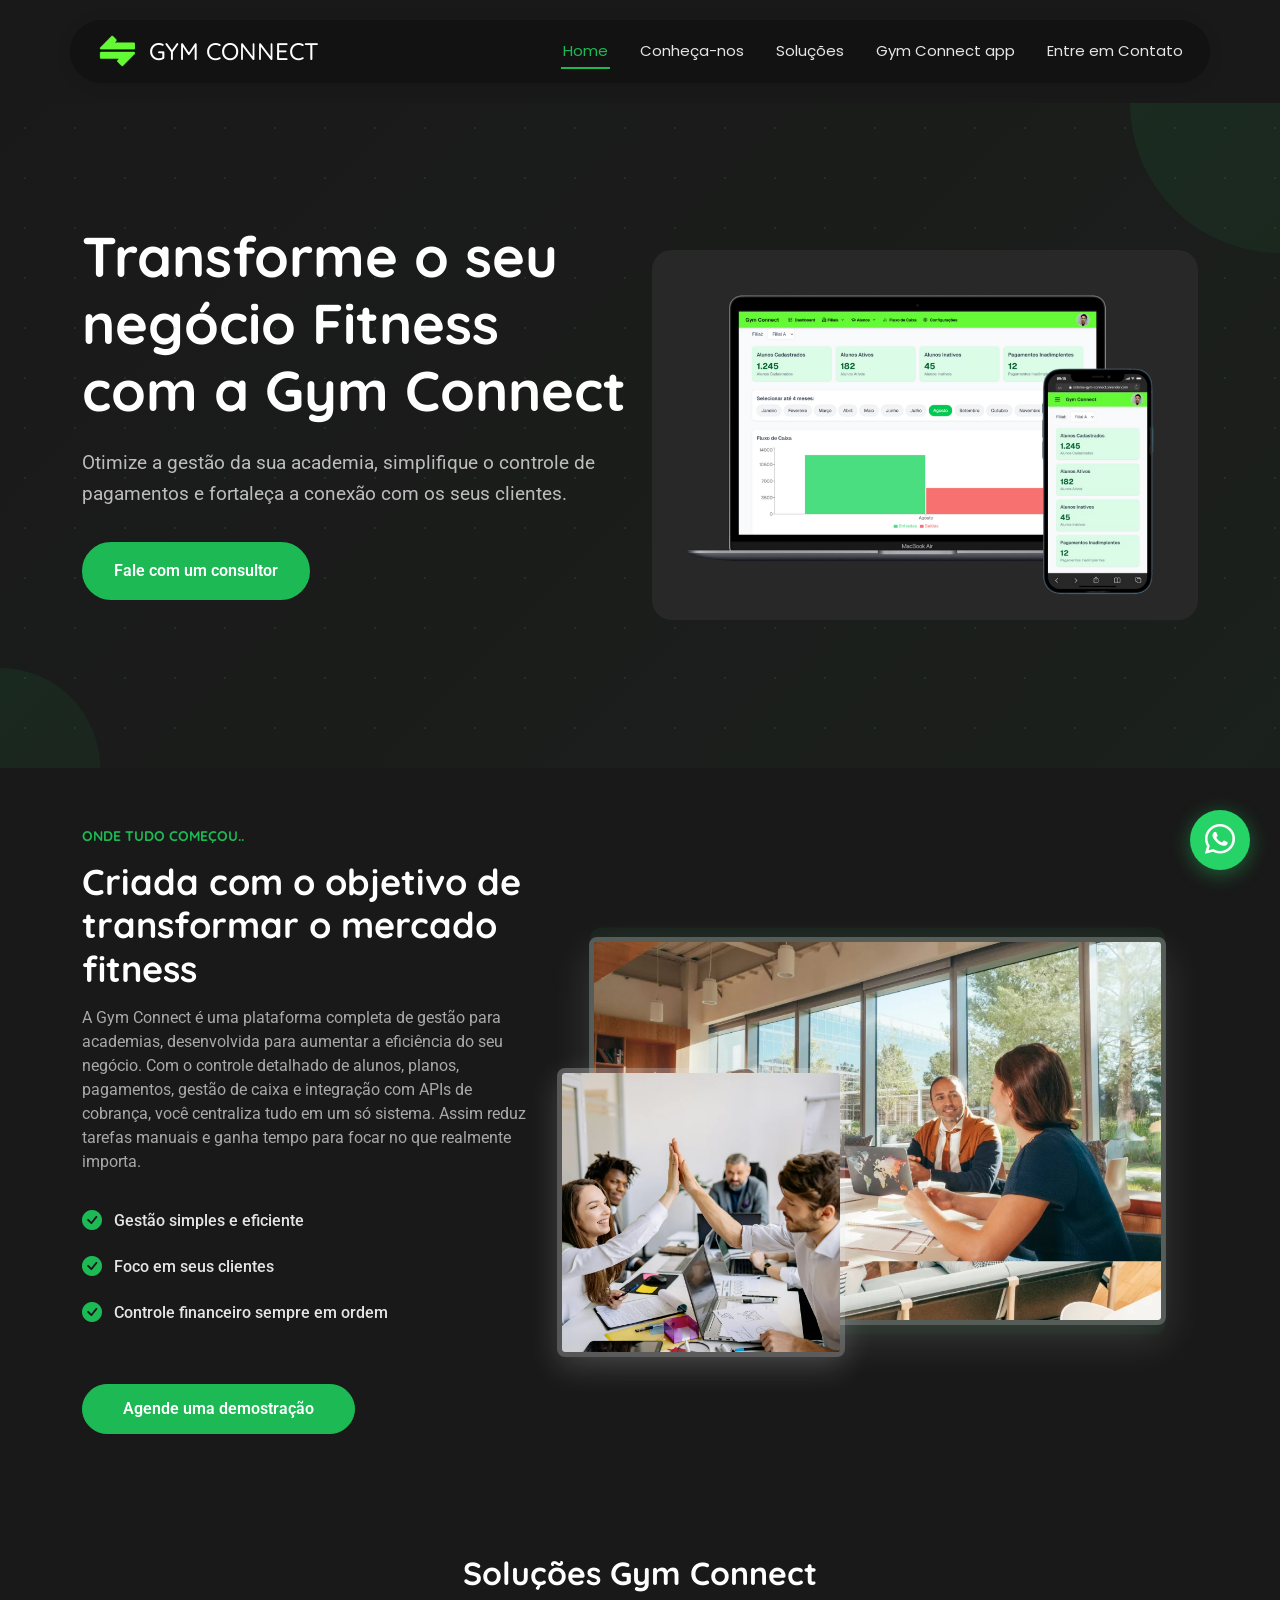
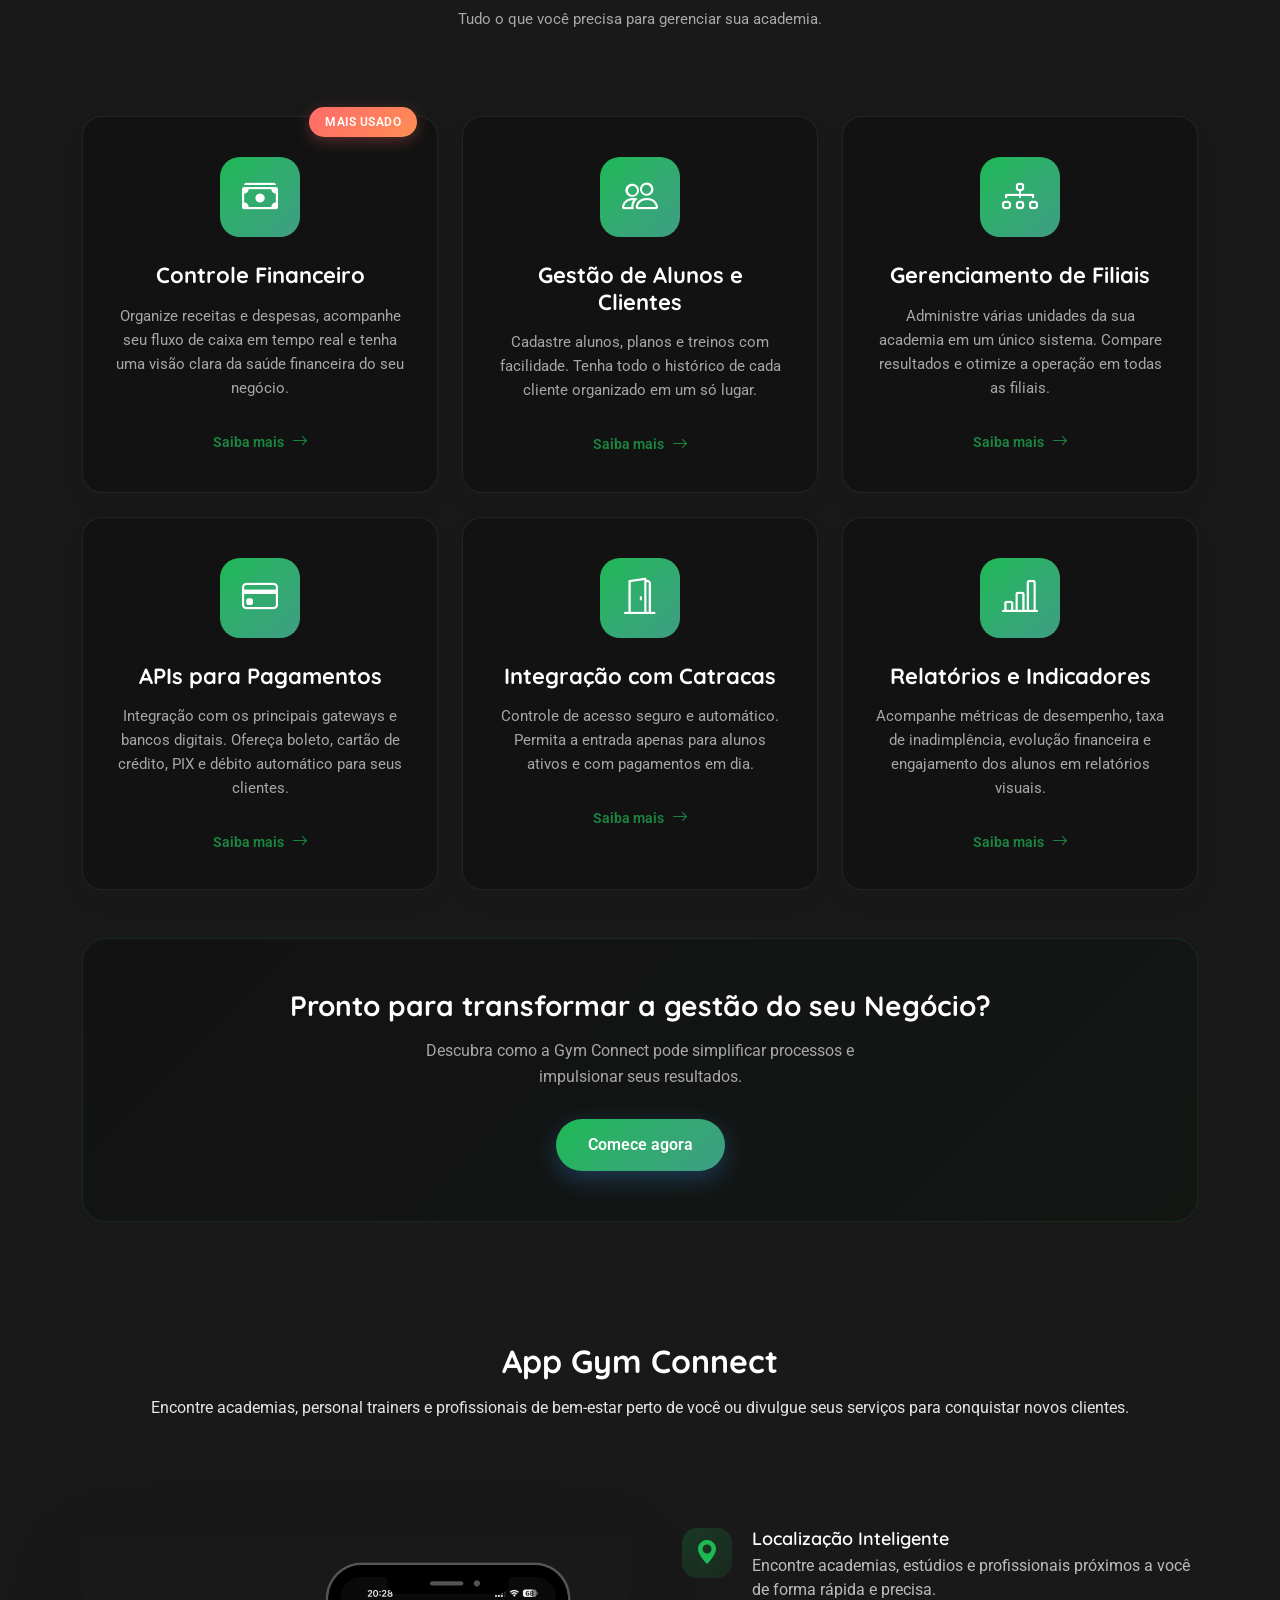
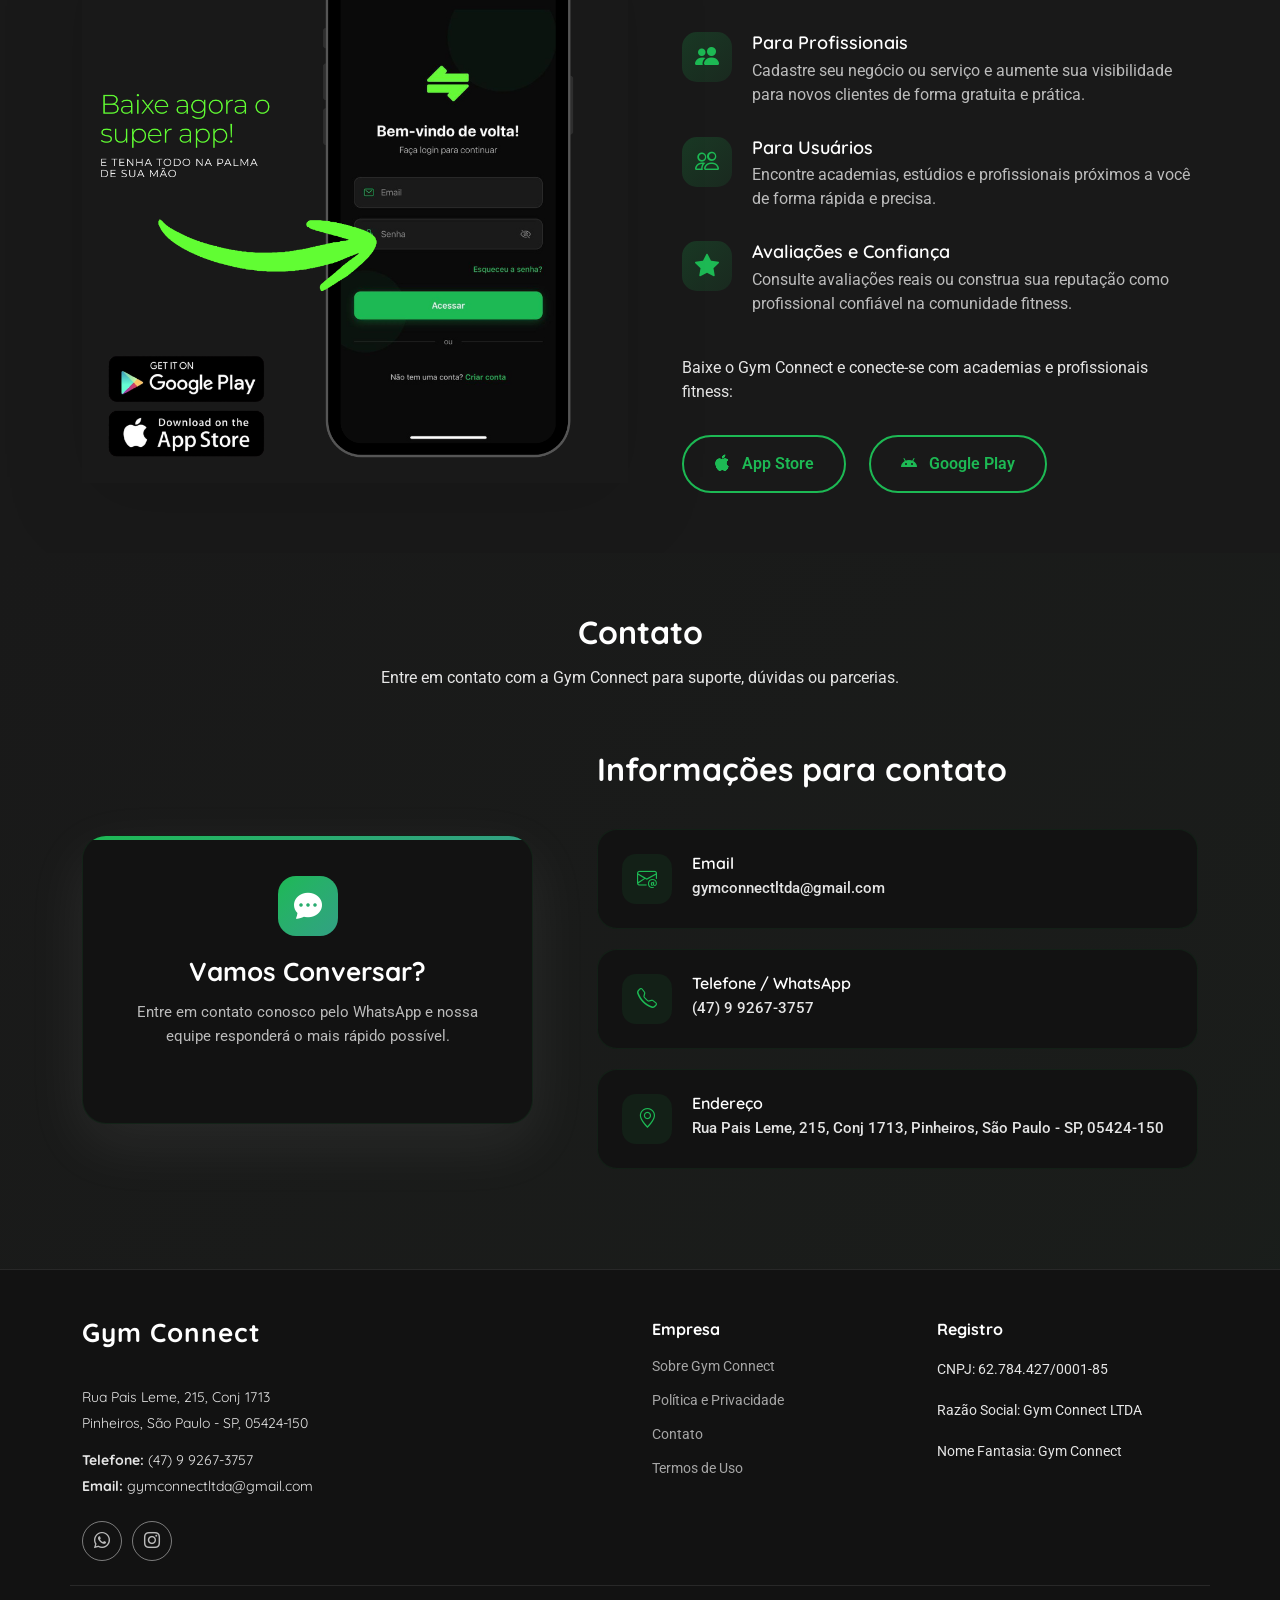
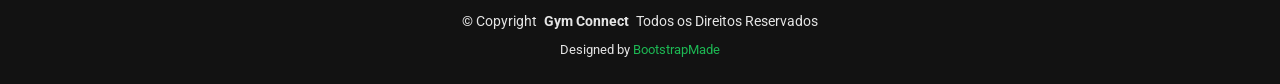
<file: index.html>
<!DOCTYPE html>
<html lang="pt-br">

<head>
  <meta charset="utf-8">
  <meta content="width=device-width, initial-scale=1.0" name="viewport">
  <title>Gym Connect - Plataforma de Gestão para Academias</title>
  <meta name="description"
    content="Transforme o seu negócio fitness com a Gym Connect. Plataforma completa de gestão para academias, personal trainers e estúdios.">
  <meta name="keywords" content="gestão academia, sistema academia, gym connect, fitness, personal trainer">

  <!-- Favicons -->
  <link href="assets/img/misc/logo.webp" rel="icon">

  <!-- Fonts -->
  <link href="https://fonts.googleapis.com" rel="preconnect">
  <link href="https://fonts.gstatic.com" rel="preconnect" crossorigin>
  <link
    href="https://fonts.googleapis.com/css2?family=Roboto:ital,wght@0,100;0,300;0,400;0,500;0,700;0,900;1,100;1,300;1,400;1,500;1,700;1,900&family=Poppins:ital,wght@0,100;0,200;0,300;0,400;0,500;0,600;0,700;0,800;0,900;1,100;1,200;1,300;1,400;1,500;1,600;1,700;1,800;1,900&family=Quicksand:wght@300;400;500;600;700&display=swap"
    rel="stylesheet">

  <!-- Vendor CSS Files -->
  <link href="assets/vendor/bootstrap/css/bootstrap.min.css" rel="stylesheet">
  <link href="assets/vendor/bootstrap-icons/bootstrap-icons.css" rel="stylesheet">
  <link href="assets/vendor/aos/aos.css" rel="stylesheet">
  <link href="assets/vendor/swiper/swiper-bundle.min.css" rel="stylesheet">
  <link href="assets/vendor/glightbox/css/glightbox.min.css" rel="stylesheet">

  <!-- Main CSS File -->
  <link href="assets/css/main.css" rel="stylesheet">
</head>

<body class="index-page">
  <header id="header" class="header d-flex align-items-center sticky-top">
    <div
      class="header-container container-fluid container-xl position-relative d-flex align-items-center justify-content-between">
      <a href="index.html" class="logo d-flex align-items-center me-auto me-xl-0">
        <img src="assets/img/misc/logo.webp" alt="Gym Connect Logo">
        <h1 class="sitename d-none d-md-block">GYM CONNECT</h1>
      </a>

      <nav id="navmenu" class="navmenu">
        <ul>
          <li><a href="#hero" class="active">Home</a></li>
          <li><a href="#about">Conheça-nos</a></li>
          <li><a href="#services">Soluções</a></li>
          <li><a href="#app-gym-connect">Gym Connect app</a></li>
          <li><a href="#contact">Entre em Contato</a></li>
        </ul>
        <i class="mobile-nav-toggle d-xl-none bi bi-list"></i>
      </nav>

      <!-- <a class="btn-getstarted" href="https://sistema-gym-connect.onrender.com/login" target="_blank">Sou cliente Gym Connect</a> -->
    </div>
  </header>

  <main class="main">
    <!-- Hero Section -->
    <section id="hero" class="hero section">
      <div class="container">
        <div class="row align-items-center">
          <div class="col-lg-6" data-aos="fade-right" data-aos-delay="100">
            <div class="hero-content">
              <h1>Transforme o seu negócio Fitness com a Gym Connect</h1>
              <p>
                Otimize a gestão da sua academia, simplifique o controle de
                pagamentos e fortaleça a conexão com os seus clientes.
              </p>
              <div class="hero-buttons">
                <a href="https://wa.me/5547992673757?text=Ol%C3%A1,+gostaria+de+mais+informa%C3%A7%C3%B5es+sobre+a+plataforma+Gym+Connect"
                  target="_blank" class="btn btn-primary">Fale com um consultor</a>
              </div>
            </div>
          </div>
          <div class="col-lg-6" data-aos="fade-left" data-aos-delay="200">
            <div class="hero-visual">
              <div class="hero-image">
                <img src="assets/img/misc/misc-16.webp" alt="Digital Agency Hero" class="img-fluid" />
              </div>
            </div>
          </div>
        </div>
      </div>

      <div class="hero-bg-elements">
        <div class="bg-shape shape-1"></div>
        <div class="bg-shape shape-2"></div>
        <div class="bg-particles"></div>
      </div>
    </section>
    <!-- /Hero Section -->

    <!-- About Section -->
    <section id="about" class="about section">
      <div class="container" data-aos="fade-up" data-aos-delay="100">
        <div class="row gy-5 align-items-center">
          <div class="col-lg-5" data-aos="fade-right" data-aos-delay="200">
            <div class="content">
              <h6 class="subtitle">Onde tudo começou..</h6>
              <h2>Criada com o objetivo de transformar o mercado fitness</h2>
              <p>
                A Gym Connect é uma plataforma completa de gestão para academias, desenvolvida para aumentar
                a eficiência do seu negócio. Com o controle detalhado de alunos, planos, pagamentos, gestão
                de caixa e integração com APIs de cobrança, você centraliza tudo em um só sistema.
                Assim reduz tarefas manuais e ganha tempo para focar no que realmente importa.
              </p>

              <ul class="features-list">
                <li>
                  <i class="bi bi-check-circle-fill"></i>
                  <span>Gestão simples e eficiente</span>
                </li>
                <li>
                  <i class="bi bi-check-circle-fill"></i>
                  <span>Foco em seus clientes</span>
                </li>
                <li>
                  <i class="bi bi-check-circle-fill"></i>
                  <span>Controle financeiro sempre em ordem</span>
                </li>
              </ul>

              <a href="https://wa.me/5547992673757?text=Ol%C3%A1,+gostaria+de+mais+informa%C3%A7%C3%B5es+sobre+a+plataforma+Gym+Connect"
                target="_blank" class="btn btn-primary">Agende uma demostração</a>
            </div>
          </div>

          <div class="col-lg-7" data-aos="fade-left" data-aos-delay="300">
            <div class="image-composition">
              <div class="image-main">
                <img src="assets/img/about/about-9.webp" alt="Modern office with a team working" class="img-fluid"
                  loading="lazy" />
              </div>
              <div class="image-secondary">
                <img src="assets/img/about/about-square-8.webp" alt="Collaborative discussion" class="img-fluid"
                  loading="lazy">
              </div>
            </div>
          </div>
        </div>
      </div>
    </section>
    <!-- /About Section -->

    <!-- Services Section -->
    <section id="services" class="services section">
      <!-- Section Title -->
      <div class="container section-title" data-aos="fade-up">
        <h2>Soluções Gym Connect</h2>
        <p>
          Tudo o que você precisa para gerenciar sua academia.
        </p>
      </div>
      <!-- End Section Title -->

      <div class="container" data-aos="fade-up" data-aos-delay="100">
        <div class="row gy-4">
          <div class="col-lg-4 col-md-6" data-aos="fade-up" data-aos-delay="200">
            <div class="service-card">
              <div class="service-icon">
                <i class="bi bi-cash-stack"></i>
              </div>
              <h4>
                <a href="service-details.html">Controle Financeiro</a>
              </h4>
              <p>
                Organize receitas e despesas, acompanhe seu fluxo de caixa em tempo real e tenha uma visão clara da
                saúde financeira do seu negócio.
              </p>
              <div class="service-badge">Mais usado</div>
              <a href="service-details.html" class="service-link">
                <span>Saiba mais</span>
                <i class="bi bi-arrow-right"></i>
              </a>
            </div>
          </div>

          <div class="col-lg-4 col-md-6" data-aos="fade-up" data-aos-delay="300">
            <div class="service-card">
              <div class="service-icon">
                <i class="bi bi-people"></i>
              </div>
              <h4>
                <a href="service-details.html">Gestão de Alunos e Clientes</a>
              </h4>
              <p>
                Cadastre alunos, planos e treinos com facilidade. Tenha todo o histórico de cada cliente organizado em
                um só lugar.
              </p>
              <a href="service-details.html" class="service-link">
                <span>Saiba mais</span>
                <i class="bi bi-arrow-right"></i>
              </a>
            </div>
          </div>

          <div class="col-lg-4 col-md-6" data-aos="fade-up" data-aos-delay="400">
            <div class="service-card">
              <div class="service-icon">
                <i class="bi bi-diagram-3"></i>
              </div>
              <h4>
                <a href="service-details.html">Gerenciamento de Filiais</a>
              </h4>
              <p>
                Administre várias unidades da sua academia em um único sistema. Compare resultados e otimize a operação
                em todas as filiais.
              </p>
              <a href="service-details.html" class="service-link">
                <span>Saiba mais</span>
                <i class="bi bi-arrow-right"></i>
              </a>
            </div>
          </div>

          <div class="col-lg-4 col-md-6" data-aos="fade-up" data-aos-delay="500">
            <div class="service-card">
              <div class="service-icon">
                <i class="bi bi-credit-card"></i>
              </div>
              <h4><a href="service-details.html">APIs para Pagamentos</a></h4>
              <p>
                Integração com os principais gateways e bancos digitais. Ofereça boleto, cartão de crédito, PIX e débito
                automático para seus clientes.
              </p>
              <a href="service-details.html" class="service-link">
                <span>Saiba mais</span>
                <i class="bi bi-arrow-right"></i>
              </a>
            </div>
          </div>

          <div class="col-lg-4 col-md-6" data-aos="fade-up" data-aos-delay="600">
            <div class="service-card">
              <div class="service-icon">
                <i class="bi bi-door-open"></i>
              </div>
              <h4>
                <a href="service-details.html">Integração com Catracas</a>
              </h4>
              <p>
                Controle de acesso seguro e automático. Permita a entrada apenas para alunos ativos e com pagamentos em
                dia.
              </p>
              <a href="service-details.html" class="service-link">
                <span>Saiba mais</span>
                <i class="bi bi-arrow-right"></i>
              </a>
            </div>
          </div>

          <div class="col-lg-4 col-md-6" data-aos="fade-up" data-aos-delay="700">
            <div class="service-card">
              <div class="service-icon">
                <i class="bi bi-bar-chart-line"></i>
              </div>
              <h4>
                <a href="service-details.html">Relatórios e Indicadores</a>
              </h4>
              <p>
                Acompanhe métricas de desempenho, taxa de inadimplência, evolução financeira e engajamento dos alunos em
                relatórios visuais.
              </p>
              <a href="service-details.html" class="service-link">
                <span>Saiba mais</span>
                <i class="bi bi-arrow-right"></i>
              </a>
            </div>
          </div>
        </div>

        <div class="row mt-5">
          <div class="col-12 text-center" data-aos="fade-up" data-aos-delay="800">
            <div class="services-cta">
              <h3>Pronto para transformar a gestão do seu Negócio?</h3>
              <p>Descubra como a Gym Connect pode simplificar processos e impulsionar seus resultados.</p>
              <a href="https://wa.me/5547992673757?text=Ol%C3%A1,+gostaria+de+mais+informa%C3%A7%C3%B5es+sobre+a+plataforma+Gym+Connect"
                target="_blank" class="btn btn-primary">
                Comece agora
              </a>
            </div>
          </div>
        </div>
      </div>
    </section>

    <!-- /Services Section -->

    <!-- Why Us Section -->
    <section id="app-gym-connect" class="why-us section">
      <!-- Section Title -->
      <div class="container section-title" data-aos="fade-up">
        <h2>App Gym Connect</h2>
        <p>
          Encontre academias, personal trainers e profissionais de bem-estar
          perto de você ou divulgue seus serviços para conquistar novos
          clientes.
        </p>
      </div>
      <!-- End Section Title -->

      <div class="container" data-aos="fade-up" data-aos-delay="100">
        <div class="row mt-5 align-items-center">
          <!-- Imagem / Ilustração -->
          <div class="col-lg-6" data-aos="fade-right" data-aos-delay="200">
            <div class="feature-showcase">
              <img src="assets/img/misc/superApp.webp" alt="Gym Connect App" class="img-fluid" />
            </div>
          </div>

          <!-- Conteúdo para Usuários e Profissionais -->
          <div class="col-lg-6" data-aos="fade-left" data-aos-delay="300">
            <div class="feature-content">
              <!-- <h3>Para Usuários e Profissionais Fitness</h3>
              <p class="lead">
                O Gym Connect conecta pessoas e profissionais da área fitness
                em um único lugar, com localização inteligente, avaliações
                reais e informações detalhadas.
              </p> -->

              <div class="feature-list">
                <div class="feature-item">
                  <div class="feature-icon">
                    <i class="bi bi-geo-alt-fill"></i>
                  </div>
                  <div class="feature-text">
                    <h5>Localização Inteligente</h5>
                    <p>
                      Encontre academias, estúdios e profissionais próximos a
                      você de forma rápida e precisa.
                    </p>
                  </div>
                </div>

                <div class="feature-item">
                  <div class="feature-icon">
                    <i class="bi bi-people-fill"></i>
                  </div>
                  <div class="feature-text">
                    <h5>Para Profissionais</h5>
                    <p>
                      Cadastre seu negócio ou serviço e aumente sua
                      visibilidade para novos clientes de forma gratuita e
                      prática.
                    </p>
                  </div>
                </div>

                <div class="feature-item">
                  <div class="feature-icon">
                    <i class="bi bi-people"></i>
                  </div>
                  <div class="feature-text">
                    <h5>Para Usuários</h5>
                    <p>
                      Encontre academias, estúdios e profissionais próximos a
                      você de forma rápida e precisa.
                    </p>
                  </div>
                </div>
                <div class="feature-item">
                  <div class="feature-icon">
                    <i class="bi bi-star-fill"></i>
                  </div>
                  <div class="feature-text">
                    <h5>Avaliações e Confiança</h5>
                    <p>
                      Consulte avaliações reais ou construa sua reputação como
                      profissional confiável na comunidade fitness.
                    </p>
                  </div>
                </div>
              </div>

              <div class="cta-wrapper mt-4">
                <p>
                  Baixe o Gym Connect e conecte-se com academias e
                  profissionais fitness:
                </p>
                <a href="https://apps.apple.com/br/app/gym-connect/idSEU_ID" class="btn btn-outline me-2">
                  <i class="bi bi-apple me-2"></i> App Store
                </a>
                <a href="https://play.google.com/store/apps/details?id=SEU_ID" class="btn btn-outline me-2">
                  <i class="bi bi-android me-2"></i> Google Play
                </a>
              </div>
            </div>
          </div>
        </div>
      </div>
    </section>

    <!-- Contact Section -->
    <section id="contact" class="contact section">
      <!-- Section Title -->
      <div class="container section-title" data-aos="fade-up">
        <h2>Contato</h2>
        <p>Entre em contato com a Gym Connect para suporte, dúvidas ou parcerias.</p>
      </div>
      <!-- End Section Title -->

      <div class="container" data-aos="fade-up" data-aos-delay="100">
        <div class="row align-items-center">
          <div class="col-lg-5" data-aos="fade-right" data-aos-delay="200">
            <div class="contact-form-card">
              <div class="form-header">
                <div class="header-icon">
                  <i class="bi bi-chat-dots-fill"></i>
                </div>
                <h3>Vamos Conversar?</h3>
                <p>Entre em contato conosco pelo WhatsApp e nossa equipe responderá o mais rápido possível.</p>

              </div>
            </div>
          </div>

          <div class="col-lg-7" data-aos="fade-left" data-aos-delay="200">
            <div class="contact-info-area">
              <div class="info-header">
                <h3>Informações para contato</h3>
              </div>

              <div class="contact-methods">
                <div class="method-card" data-aos="zoom-in" data-aos-delay="250">
                  <div class="card-icon"><i class="bi bi-envelope-at"></i></div>
                  <div class="card-content">
                    <h5>Email</h5>
                    <p>gymconnectltda@gmail.com</p>
                  </div>
                </div>

                <div class="method-card" data-aos="zoom-in" data-aos-delay="300">
                  <div class="card-icon"><i class="bi bi-telephone"></i></div>
                  <div class="card-content">
                    <h5>Telefone / WhatsApp</h5>
                    <p>(47) 9 9267-3757</p>
                  </div>
                </div>

                <div class="method-card" data-aos="zoom-in" data-aos-delay="350">
                  <div class="card-icon"><i class="bi bi-geo-alt"></i></div>
                  <div class="card-content">
                    <h5>Endereço</h5>
                    <p>Rua Pais Leme, 215, Conj 1713, Pinheiros, São Paulo - SP, 05424-150</p>
                  </div>
                </div>
              </div>
            </div>
          </div>
        </div>
      </div>
    </section> <!-- Footer -->
    <footer id="footer" class="footer position-relative dark-background">
      <div class="container footer-top">
        <div class="row gy-4">
          <div class="col-lg-6 col-md-6 footer-about">
            <a href="index.html" class="logo d-flex align-items-center">
              <span class="sitename">Gym Connect</span>
            </a>
            <div class="footer-contact pt-3">
              <p>Rua Pais Leme, 215, Conj 1713</p>
              <p>Pinheiros, São Paulo - SP, 05424-150</p>
              <p class="mt-3"><strong>Telefone:</strong> (47) 9 9267-3757</p>
              <p><strong>Email:</strong> gymconnectltda@gmail.com</p>
            </div>
            <div class="social-links d-flex mt-4">
              <a href="https://wa.me/5547992673757?text=Ol%C3%A1,+gostaria+de+mais+informa%C3%A7%C3%B5es+sobre+a+plataforma+Gym+Connect"
                target="_blank"><i class="bi bi-whatsapp"></i></a>
              <a href="https://www.instagram.com/gym_connect.brasil?igsh=aGJmOWxvYnN5bGNz&utm_source=qr"
                target="_blank"><i class="bi bi-instagram"></i></a>
            </div>
          </div>

          <div class="col-lg-3 col-md-3 footer-links">
            <h4>Empresa</h4>
            <ul>
              <li><a href="#about">Sobre Gym Connect</a></li>
              <li><a href="privacy.html">Política e Privacidade</a></li>
              <li><a href="#contact">Contato</a></li>
              <li><a href="terms.html">Termos de Uso</a></li>
            </ul>
          </div>

          <div class="col-lg-3 col-md-3 footer-links">
            <h4>Registro</h4>
            <ul>
              <li>CNPJ: 62.784.427/0001-85</li>
              <li>Razão Social: Gym Connect LTDA</li>
              <li>Nome Fantasia: Gym Connect</li>
            </ul>
          </div>
        </div>
      </div>

      <div class="container copyright text-center mt-4">
        <p>© <span>Copyright</span> <strong class="px-1 sitename">Gym Connect</strong> Todos os Direitos Reservados</p>
        <div class="credits">
          Designed by <a href="https://bootstrapmade.com/">BootstrapMade</a>
        </div>
      </div>
    </footer>

    <!-- Scroll Top -->
    <a href="#" id="scroll-top" class="scroll-top d-flex align-items-center justify-content-center">
      <i class="bi bi-arrow-up-short"></i>
    </a>

    <!-- WhatsApp Floating Button -->
    <a href="https://wa.me/5547992673757?text=Ol%C3%A1,+gostaria+de+mais+informa%C3%A7%C3%B5es+sobre+a+plataforma+Gym+Connect"
      target="_blank" id="whatsapp-btn" class="whatsapp-float d-flex align-items-center justify-content-center"
      title="Fale conosco no WhatsApp">
      <i class="bi bi-whatsapp"></i>
    </a>

    <!-- Vendor JS Files -->
    <script src="assets/vendor/bootstrap/js/bootstrap.bundle.min.js"></script>
    <script src="assets/vendor/aos/aos.js"></script>
    <script src="assets/vendor/purecounter/purecounter_vanilla.js"></script>
    <script src="assets/vendor/imagesloaded/imagesloaded.pkgd.min.js"></script>
    <script src="assets/vendor/isotope-layout/isotope.pkgd.min.js"></script>
    <script src="assets/vendor/swiper/swiper-bundle.min.js"></script>
    <script src="assets/vendor/glightbox/js/glightbox.min.js"></script>

    <!-- Main JS File -->
    <script src="assets/js/main.js"></script>
</body>

</html>
</file>
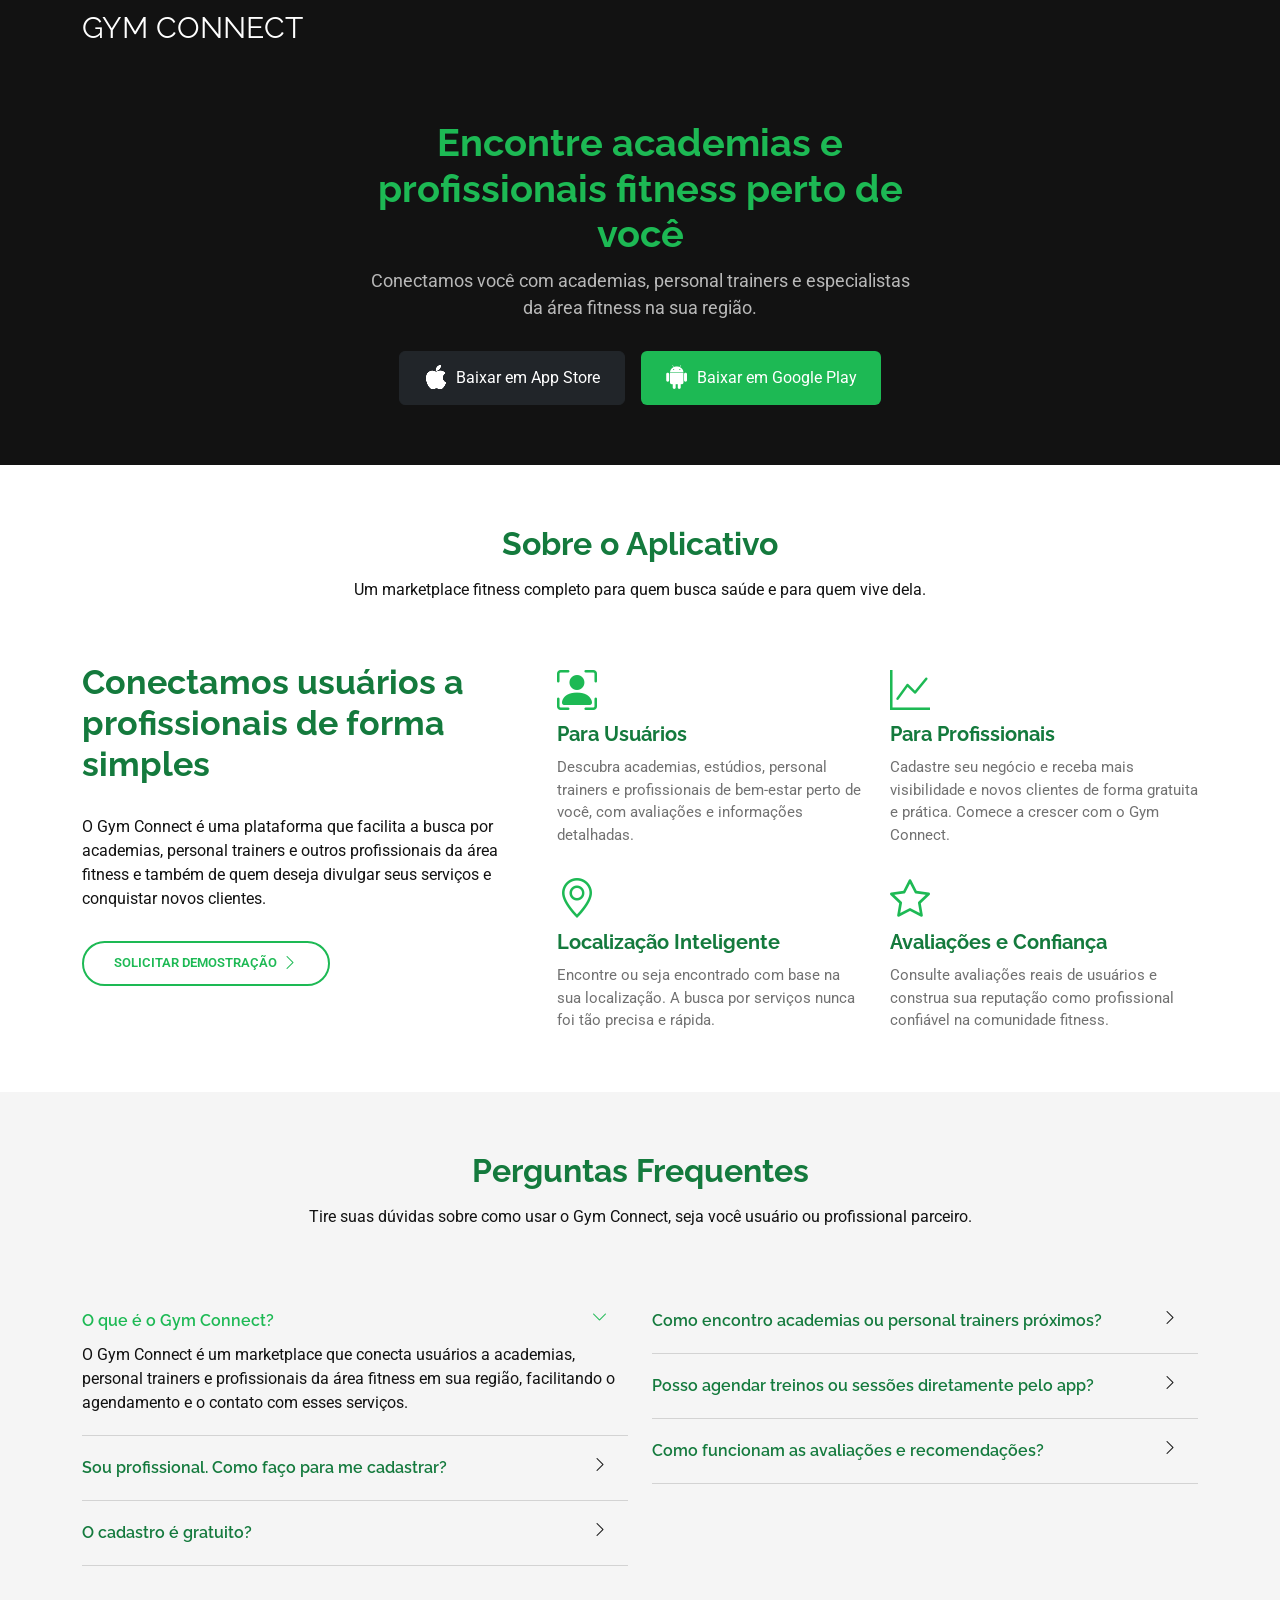
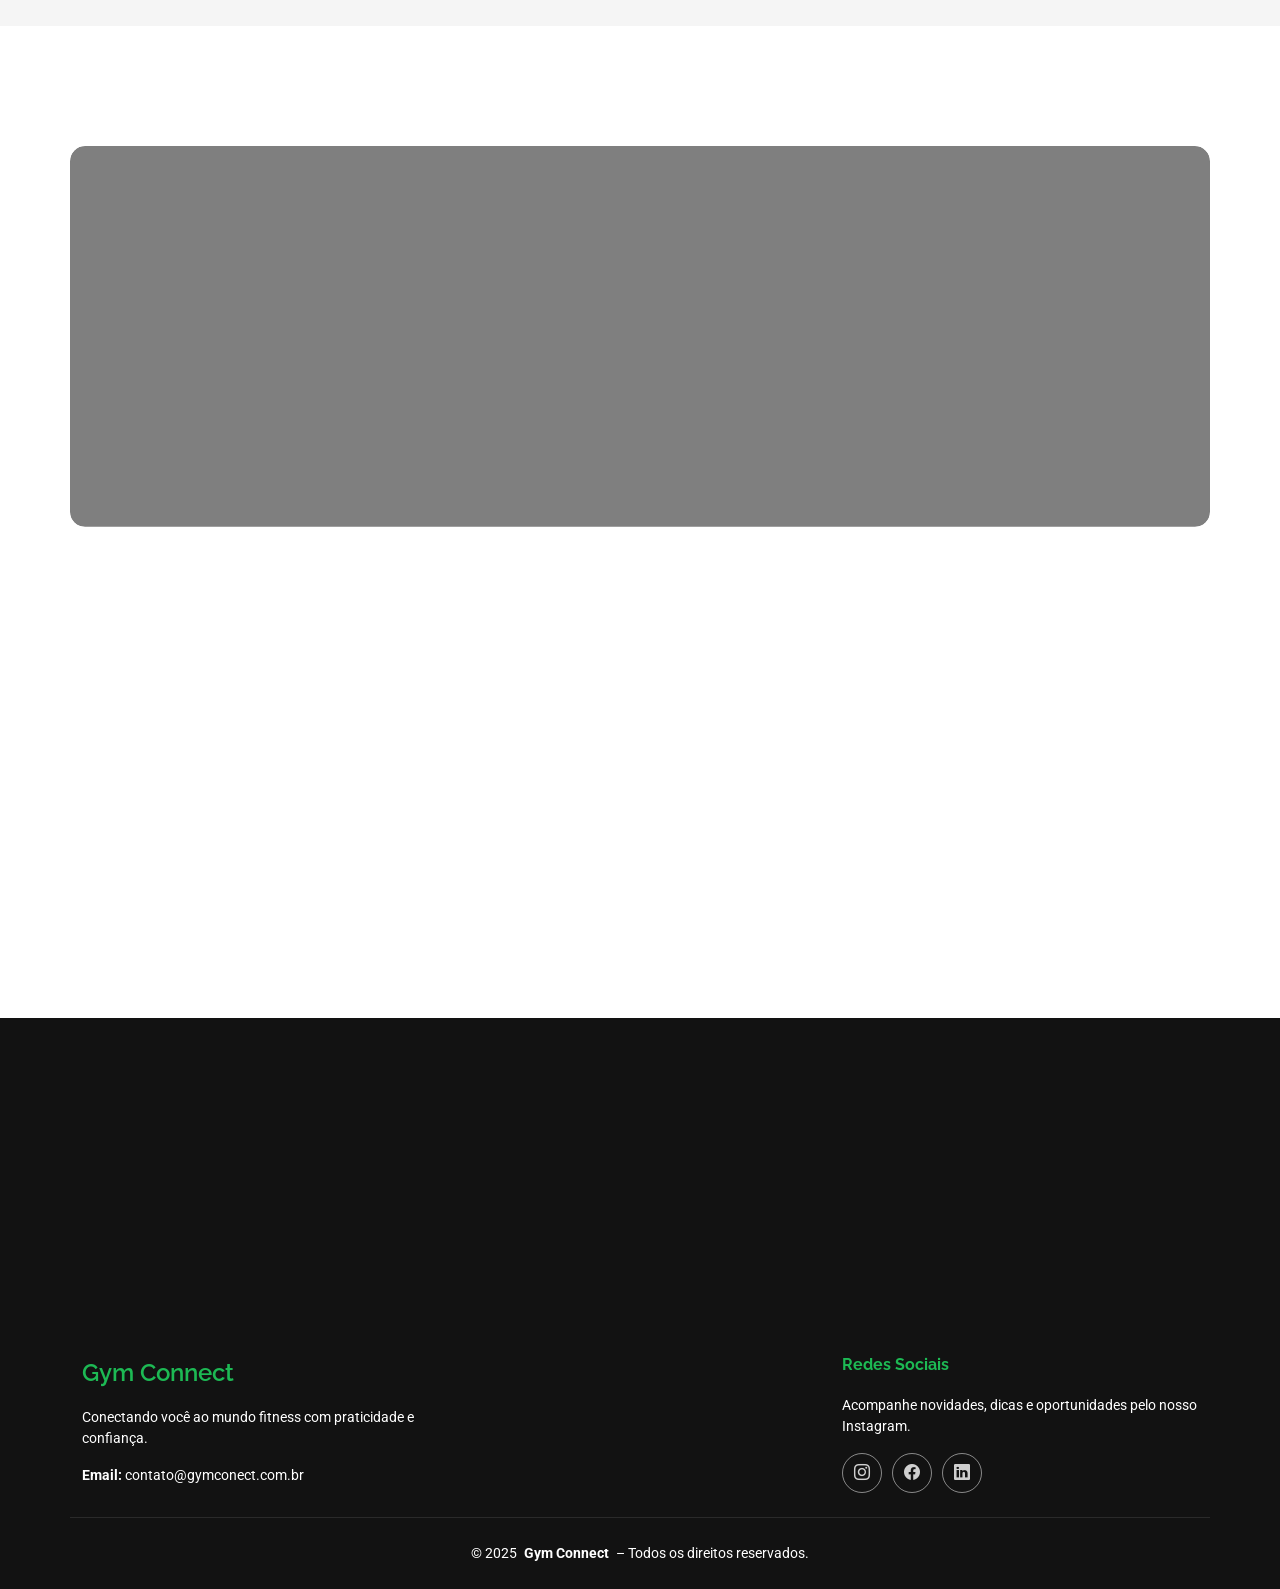
<file: legado/index.html>
<!DOCTYPE html>
<html lang="en">
  <head>
    <meta charset="utf-8" />
    <meta content="width=device-width, initial-scale=1.0" name="viewport" />
    <title>Gym Connect</title>
    <meta name="description" content="" />
    <meta name="keywords" content="" />

    <!-- Fonts -->
    <link href="https://fonts.googleapis.com" rel="preconnect" />
    <link href="https://fonts.gstatic.com" rel="preconnect" crossorigin />
    <link
      href="https://fonts.googleapis.com/css2?family=Roboto:ital,wght@0,100;0,300;0,400;0,500;0,700;0,900;1,100;1,300;1,400;1,500;1,700;1,900&family=Poppins:ital,wght@0,100;0,200;0,300;0,400;0,500;0,600;0,700;0,800;0,900;1,100;1,200;1,300;1,400;1,500;1,600;1,700;1,800;1,900&family=Raleway:ital,wght@0,100;0,200;0,300;0,400;0,500;0,600;0,700;0,800;0,900;1,100;1,200;1,300;1,400;1,500;1,600;1,700;1,800;1,900&display=swap"
      rel="stylesheet"
    />

    <!-- Vendor CSS Files -->
    <link
      href="assets/vendor/bootstrap/css/bootstrap.min.css"
      rel="stylesheet"
    />
    <link
      href="assets/vendor/bootstrap-icons/bootstrap-icons.css"
      rel="stylesheet"
    />
    <link href="assets/vendor/aos/aos.css" rel="stylesheet" />
    <link href="assets/vendor/swiper/swiper-bundle.min.css" rel="stylesheet" />
    <link
      href="assets/vendor/glightbox/css/glightbox.min.css"
      rel="stylesheet"
    />

    <!-- Main CSS File -->
    <link href="assets/css/main.css" rel="stylesheet" />
  </head>

  <body class="index-page">
    <header id="header" class="header d-flex align-items-center fixed-top">
      <div
        class="container position-relative d-flex align-items-center justify-content-between"
      >
        <a
          href="index.html"
          class="logo d-flex align-items-center me-auto me-xl-0"
        >
          <h1 class="sitename">Gym Connect</h1>
        </a>

        <nav id="navmenu" class="navmenu">
          <ul>
            <li><a href="#hero" class="active"></a></li>
            <li><a href="#about"></a></li>
            <li><a href="#contact"></a></li>
          </ul>
          <i class="mobile-nav-toggle d-xl-none bi bi-list"></i>
        </nav>
      </div>
    </header>

    <main class="main">
      <!-- Hero Section -->
      <section id="hero" class="hero section dark-background">
        <div class="container">
          <div class="row justify-content-center">
            <div
              class="col-lg-6 text-center"
              data-aos="fade-up"
              data-aos-delay="100"
            >
              <h2>
                <span
                  >Encontre academias e profissionais fitness perto de
                  você</span
                >
              </h2>
              <p>
                Conectamos você com academias, personal trainers e especialistas
                da área fitness na sua região.
              </p>

              <div class="d-flex justify-content-center gap-3 mt-4 flex-wrap">
                <a
                  href="#"
                  class="btn btn-dark d-flex align-items-center gap-2 px-4 py-2 rounded"
                >
                  <i class="bi bi-apple fs-4"></i> Baixar em App Store
                </a>
                <a
                  href="#"
                  class="btn btn-success d-flex align-items-center gap-2 px-4 py-2 rounded"
                  style="background-color: #1DB954; border: none;"
                >
                  <i class="bi bi-android2 fs-4"></i> Baixar em Google Play
                </a>
              </div>
            </div>
          </div>
        </div>
      </section>
      <!-- /Hero Section -->

      <!-- About Section -->
      <section id="about" class="about section">
        <!-- Section Title -->
        <div class="container section-title" data-aos="fade-up">
          <h2>Sobre o Aplicativo</h2>
          <p>
            Um marketplace fitness completo para quem busca saúde e para quem
            vive dela.
          </p>
        </div>
        <!-- End Section Title -->

        <div class="container">
          <div class="row gy-5">
            <div
              class="content col-xl-5 d-flex flex-column"
              data-aos="fade-up"
              data-aos-delay="100"
            >
              <h3>Conectamos usuários a profissionais de forma simples</h3>
              <p>
                O Gym Connect é uma plataforma que facilita a busca por
                academias, personal trainers e outros profissionais da área
                fitness e também de quem deseja divulgar seus serviços e
                conquistar novos clientes.
              </p>
              <a
                href="#"
                class="about-btn align-self-center align-self-xl-start"
              >
                <span>Solicitar Demostração</span>
                <i class="bi bi-chevron-right"></i>
              </a>
            </div>

            <div class="col-xl-7" data-aos="fade-up" data-aos-delay="200">
              <div class="row gy-4">
                <div class="col-md-6 icon-box position-relative">
                  <i class="bi bi-person-bounding-box"></i>
                  <h4>
                    <a href="#" class="stretched-link">Para Usuários</a>
                  </h4>
                  <p>
                    Descubra academias, estúdios, personal trainers e
                    profissionais de bem-estar perto de você, com avaliações e
                    informações detalhadas.
                  </p>
                </div>

                <div class="col-md-6 icon-box position-relative">
                  <i class="bi bi-graph-up"></i>
                  <h4>
                    <a href="#" class="stretched-link">Para Profissionais</a>
                  </h4>
                  <p>
                    Cadastre seu negócio e receba mais visibilidade e novos
                    clientes de forma gratuita e prática. Comece a crescer com o
                    Gym Connect.
                  </p>
                </div>

                <div class="col-md-6 icon-box position-relative">
                  <i class="bi bi-geo-alt"></i>
                  <h4>
                    <a href="#" class="stretched-link"
                      >Localização Inteligente</a
                    >
                  </h4>
                  <p>
                    Encontre ou seja encontrado com base na sua localização. A
                    busca por serviços nunca foi tão precisa e rápida.
                  </p>
                </div>

                <div class="col-md-6 icon-box position-relative">
                  <i class="bi bi-star"></i>
                  <h4>
                    <a href="#" class="stretched-link"
                      >Avaliações e Confiança</a
                    >
                  </h4>
                  <p>
                    Consulte avaliações reais de usuários e construa sua
                    reputação como profissional confiável na comunidade fitness.
                  </p>
                </div>
              </div>
            </div>
          </div>
        </div>
      </section>

      <!-- Faq Section -->
      <section id="faq" class="faq section light-background">
        <!-- Section Title -->
        <div class="container section-title" data-aos="fade-up">
          <h2>Perguntas Frequentes</h2>
          <p>
            Tire suas dúvidas sobre como usar o Gym Connect, seja você usuário
            ou profissional parceiro.
          </p>
        </div>
        <!-- End Section Title -->

        <div class="container">
          <div class="row">
            <div class="col-lg-6" data-aos="fade-up" data-aos-delay="100">
              <div class="faq-container">
                <div class="faq-item faq-active">
                  <h3>O que é o Gym Connect?</h3>
                  <div class="faq-content">
                    <p>
                      O Gym Connect é um marketplace que conecta usuários a
                      academias, personal trainers e profissionais da área
                      fitness em sua região, facilitando o agendamento e o
                      contato com esses serviços.
                    </p>
                  </div>
                  <i class="faq-toggle bi bi-chevron-right"></i>
                </div>

                <div class="faq-item">
                  <h3>Sou profissional. Como faço para me cadastrar?</h3>
                  <div class="faq-content">
                    <p>
                      É simples! Basta acessar a opção “Quero Me Cadastrar” na
                      página inicial, preencher seus dados e criar seu perfil
                      profissional. Assim, usuários da sua região poderão
                      encontrar seus serviços.
                    </p>
                  </div>
                  <i class="faq-toggle bi bi-chevron-right"></i>
                </div>

                <div class="faq-item">
                  <h3>O cadastro é gratuito?</h3>
                  <div class="faq-content">
                    <p>
                      Sim! O plano básico é totalmente gratuito. Também
                      oferecemos planos pagos com benefícios extras como maior
                      visibilidade e recursos avançados.
                    </p>
                  </div>
                  <i class="faq-toggle bi bi-chevron-right"></i>
                </div>
              </div>
            </div>

            <div class="col-lg-6" data-aos="fade-up" data-aos-delay="200">
              <div class="faq-container">
                <div class="faq-item">
                  <h3>
                    Como encontro academias ou personal trainers próximos?
                  </h3>
                  <div class="faq-content">
                    <p>
                      Basta permitir o acesso à sua localização ou buscar pelo
                      nome da cidade/bairro. O app mostrará as opções mais
                      próximas de você, com detalhes e avaliações.
                    </p>
                  </div>
                  <i class="faq-toggle bi bi-chevron-right"></i>
                </div>

                <div class="faq-item">
                  <h3>
                    Posso agendar treinos ou sessões diretamente pelo app?
                  </h3>
                  <div class="faq-content">
                    <p>
                      Sim! Muitos profissionais e academias oferecem a opção de
                      agendamento direto. Você pode ver os horários disponíveis
                      e agendar com poucos cliques.
                    </p>
                  </div>
                  <i class="faq-toggle bi bi-chevron-right"></i>
                </div>

                <div class="faq-item">
                  <h3>Como funcionam as avaliações e recomendações?</h3>
                  <div class="faq-content">
                    <p>
                      Após utilizar um serviço, o usuário pode avaliar a
                      experiência e deixar comentários. Isso ajuda outros
                      usuários a escolherem melhor e também fortalece a
                      reputação dos bons profissionais.
                    </p>
                  </div>
                  <i class="faq-toggle bi bi-chevron-right"></i>
                </div>
              </div>
            </div>
          </div>
        </div>
      </section>

      <section id="about" class="about section">
        <div id="call-to-action" class="call-to-action section dark-background">
          <div class="container">
            <img src="assets/img/action.webp" alt="Background Gym Connect" />
            <div
              class="content row justify-content-center"
              data-aos="zoom-in"
              data-aos-delay="100"
            >
              <div class="col-xl-10">
                <div class="text-center">
                  <!-- <a
                  href="https://www.youtube.com/watch?v=Y7f98aduVJ8"
                  class="glightbox pulsating-play-btn"
                  aria-label="Vídeo explicativo"
                ></a> -->
                  <h3>Otimize a gestão do seu negócio fitness</h3>
                  <p>
                    Cadastre sua academia, estúdio ou serviço fitness na nossa
                    plataforma e seja encontrado por centenas de usuários que
                    procuram exatamente o que você oferece. Comece agora mesmo a
                    aumentar sua visibilidade e conquistar novos clientes!
                  </p>
                  <a class="cta-btn" href="#cadastro-parceiro"
                    >Entrar em contato</a
                  >
                </div>
              </div>
            </div>
          </div>
        </div>

        <div class="container">
          <div class="row gy-5" data-aos="fade-up" data-aos-delay="200">
            <!-- Primeira Linha: 3 itens -->
            <div class="col-md-4 icon-box position-relative">
              <i class="bi bi-people-fill"></i>
              <h4>
                <a href="#" class="stretched-link"
                  >Gestão de Alunos e Clientes</a
                >
              </h4>
              <p>
                Cadastre e acompanhe alunos e clientes, com histórico completo
                de atividades, pagamentos e progresso.
              </p>
            </div>

            <div class="col-md-4 icon-box position-relative">
              <i class="bi bi-building"></i>
              <h4>
                <a href="#" class="stretched-link">Gerenciamento de Filiais</a>
              </h4>
              <p>
                Controle múltiplas unidades do seu negócio, configure horários,
                profissionais e recursos de cada filial facilmente.
              </p>
            </div>

            <div class="col-md-4 icon-box position-relative">
              <i class="bi bi-calendar-check"></i>
              <h4>
                <a href="#" class="stretched-link">Módulo de Agendamentos</a>
              </h4>
              <p>
                Organize horários, receba reservas online e gerencie agendas de
                forma simples e eficiente para todos os profissionais.
              </p>
            </div>

            <!-- Segunda Linha: 3 itens -->
            <div class="col-md-4 icon-box position-relative">
              <i class="bi bi-currency-dollar"></i>
              <h4>
                <a href="#" class="stretched-link"
                  >Fluxo de Caixa & Controle Financeiro</a
                >
              </h4>
              <p>
                Monitore entradas, saídas e relatórios detalhados do seu negócio
                para decisões estratégicas seguras.
              </p>
            </div>

            <div class="col-md-4 icon-box position-relative">
              <i class="bi bi-gear-fill"></i>
              <h4>
                <a href="#" class="stretched-link"
                  >Configuração do Aplicativo</a
                >
              </h4>
              <p>
                Personalize seu estabelecimento, configure informações visíveis
                no app e permita que clientes agendem e contratem seus serviços
                online.
              </p>
            </div>

            <div class="col-md-4 icon-box position-relative">
              <i class="bi bi-chat-dots-fill"></i>
              <h4>
                <a href="#" class="stretched-link"
                  >Relacionamento com Clientes</a
                >
              </h4>
              <p>
                Envie notificações, promoções e mensagens diretas para engajar
                clientes e fidelizar seu público.
              </p>
            </div>
          </div>
        </div>
      </section>

      <!-- /Faq Section -->

      <section id="download-app" class="section dark-background">
        <div class="container">
          <div class="row justify-content-center">
            <div
              class="col-lg-8 text-center"
              data-aos="fade-up"
              data-aos-delay="100"
            >
              <h3 style="font-weight: 700;">Leve o Gym Connect com você</h3>
              <p>
                Baixe nosso aplicativo e tenha acesso às melhores academias,
                personal trainers e serviços fitness da sua região na palma da
                sua mão, onde estiver, totalmente gratuito.
              </p>
              <div class="d-flex justify-content-center gap-3 mt-4 flex-wrap">
                <a
                  href="#"
                  class="btn btn-dark d-flex align-items-center gap-2 px-4 py-2 rounded"
                >
                  <i class="bi bi-apple fs-4"></i> Baixar em App Store
                </a>
                <a
                  href="#"
                  class="btn btn-success d-flex align-items-center gap-2 px-4 py-2 rounded"
                  style="background-color: #1DB954; border: none;"
                >
                  <i class="bi bi-android2 fs-4"></i> Baixar em Google Play
                </a>
              </div>
            </div>
          </div>
        </div>
      </section>
    </main>

    <footer id="footer" class="footer dark-background">
      <div class="container footer-top">
        <div class="row gy-4">
          <div class="col-lg-4 col-md-6 footer-about">
            <a href="index.html" class="d-flex align-items-center">
              <span class="sitename">Gym Connect</span>
            </a>
            <div class="footer-contact pt-3">
              <p>
                Conectando você ao mundo fitness com praticidade e confiança.
              </p>
              <p class="mt-3">
                <strong>Email:</strong> <span>contato@gymconect.com.br</span>
              </p>
            </div>
          </div>

          <div class="col-lg-4 col-md-6 footer-links"></div>

          <div class="col-lg-4 col-md-12">
            <h4>Redes Sociais</h4>
            <p>
              Acompanhe novidades, dicas e oportunidades pelo nosso Instagram.
            </p>
            <div class="social-links d-flex">
              <a href="#"><i class="bi bi-instagram"></i></a>
              <a href="#"><i class="bi bi-facebook"></i></a>
              <a href="#"><i class="bi bi-linkedin"></i></a>
            </div>
          </div>
        </div>
      </div>

      <div class="container copyright text-center mt-4">
        <p>
          © <span>2025</span>
          <strong class="px-1 sitename">Gym Connect</strong>
          <span>– Todos os direitos reservados.</span>
        </p>
      </div>
    </footer>

    <!-- Scroll Top -->
    <a
      href="#"
      id="scroll-top"
      class="scroll-top d-flex align-items-center justify-content-center"
      ><i class="bi bi-arrow-up-short"></i
    ></a>

    <!-- Vendor JS Files -->
    <script src="assets/vendor/bootstrap/js/bootstrap.bundle.min.js"></script>
    <script src="assets/vendor/aos/aos.js"></script>
    <script src="assets/vendor/swiper/swiper-bundle.min.js"></script>
    <script src="assets/vendor/glightbox/js/glightbox.min.js"></script>
    <script src="assets/vendor/imagesloaded/imagesloaded.pkgd.min.js"></script>
    <script src="assets/vendor/isotope-layout/isotope.pkgd.min.js"></script>

    <!-- Main JS File -->
    <script src="assets/js/main.js"></script>
  </body>
</html>
</file>
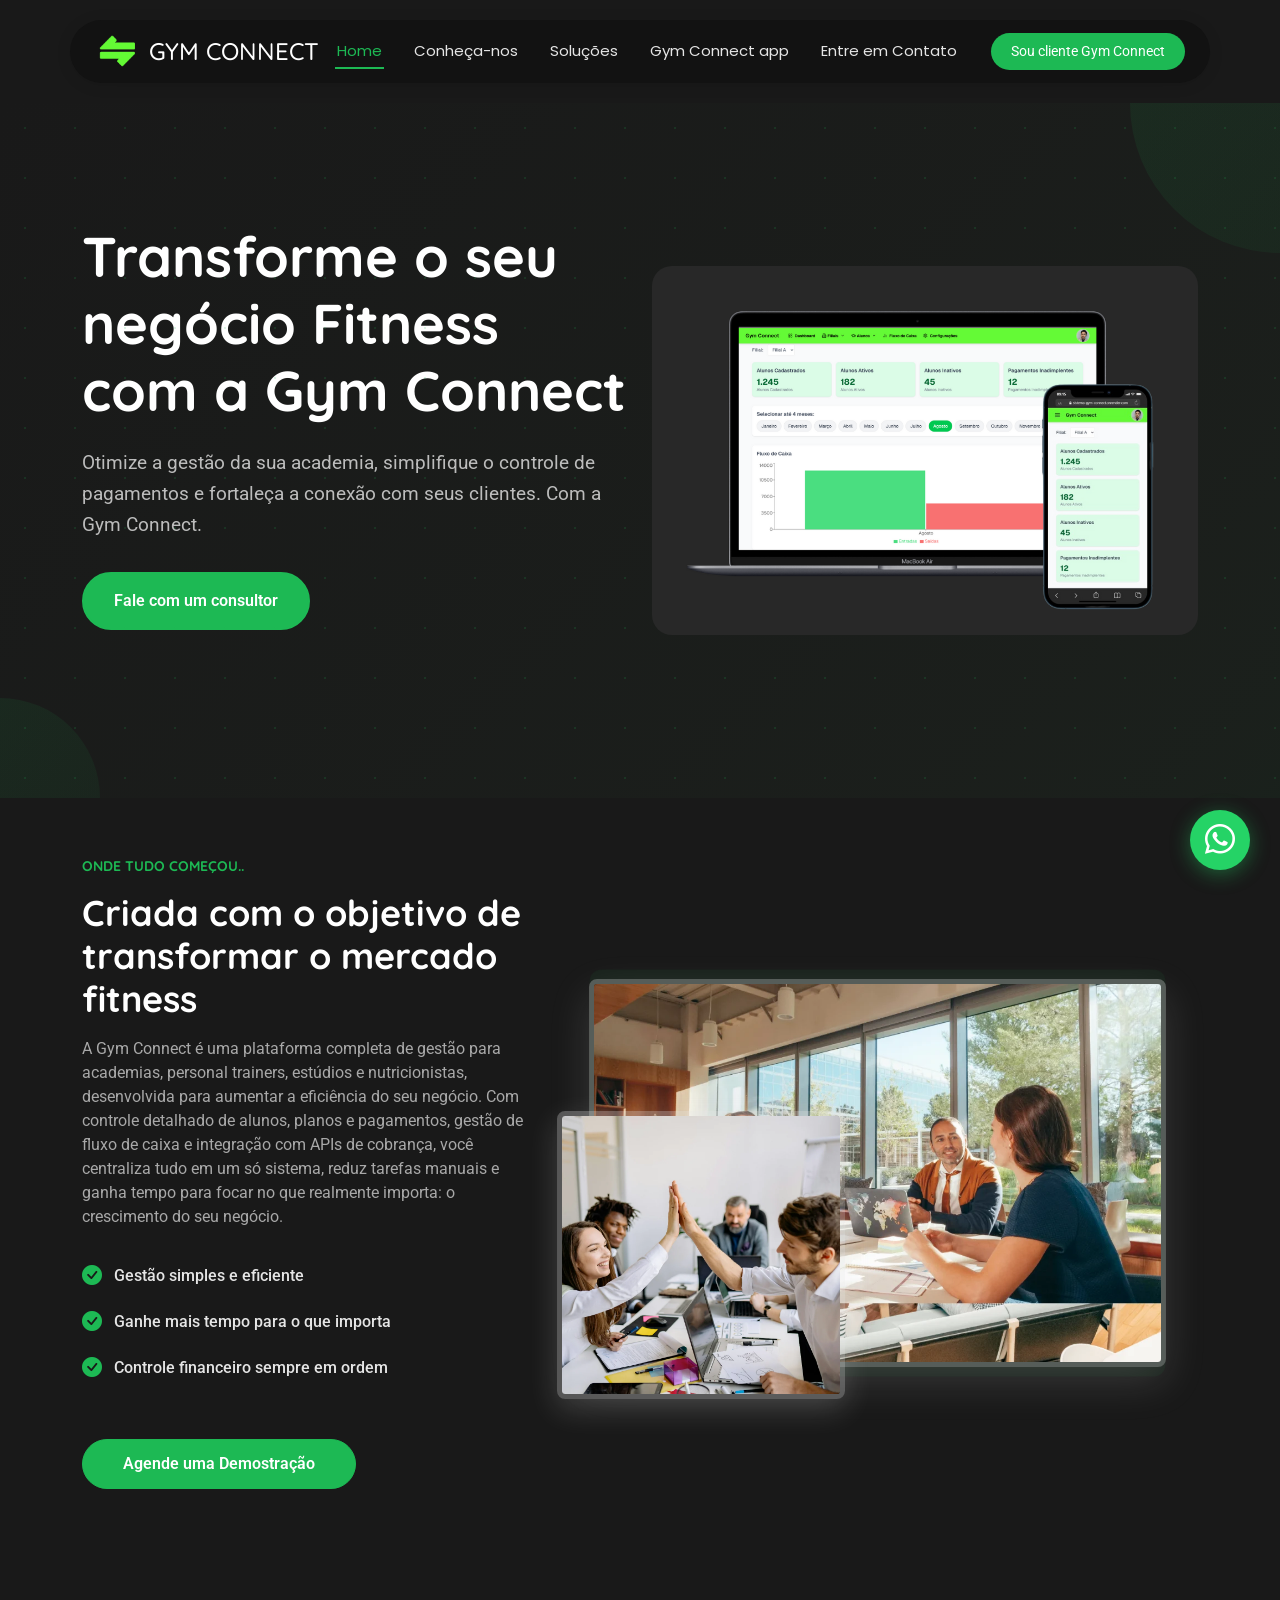
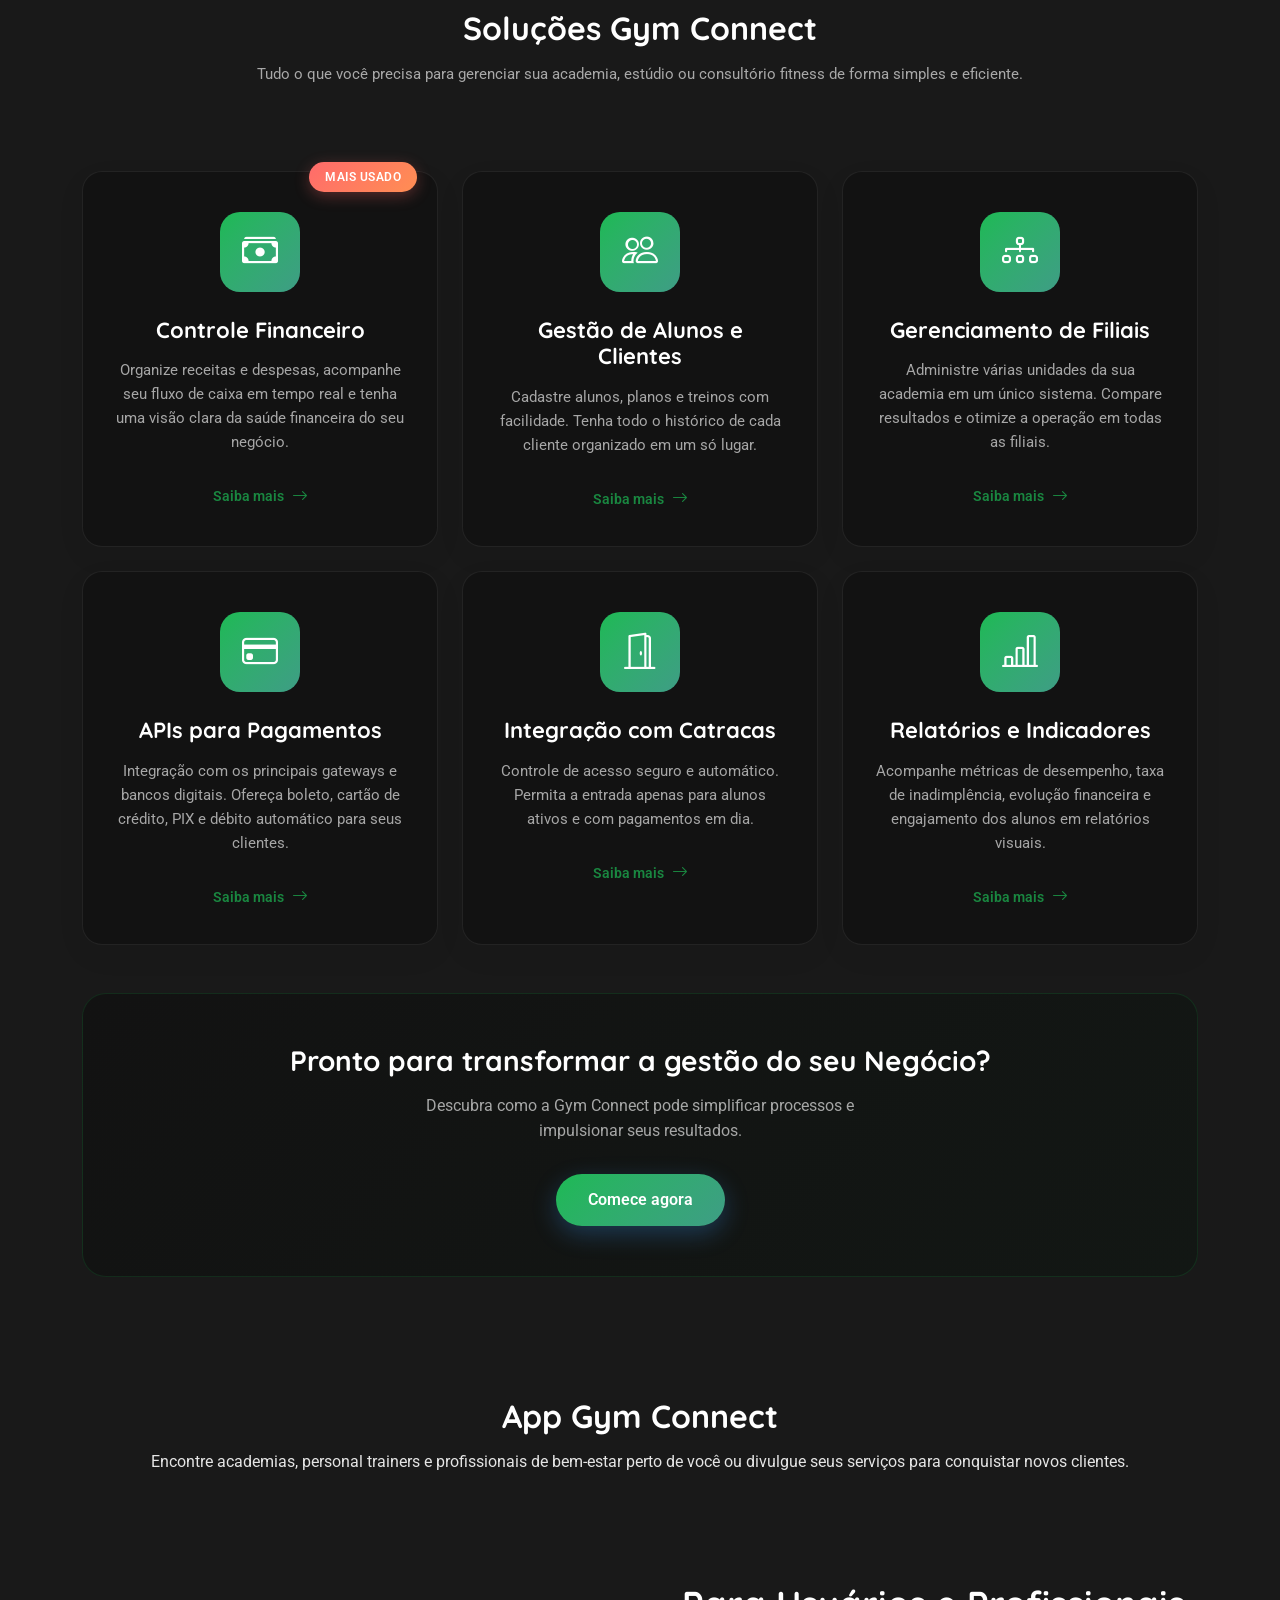
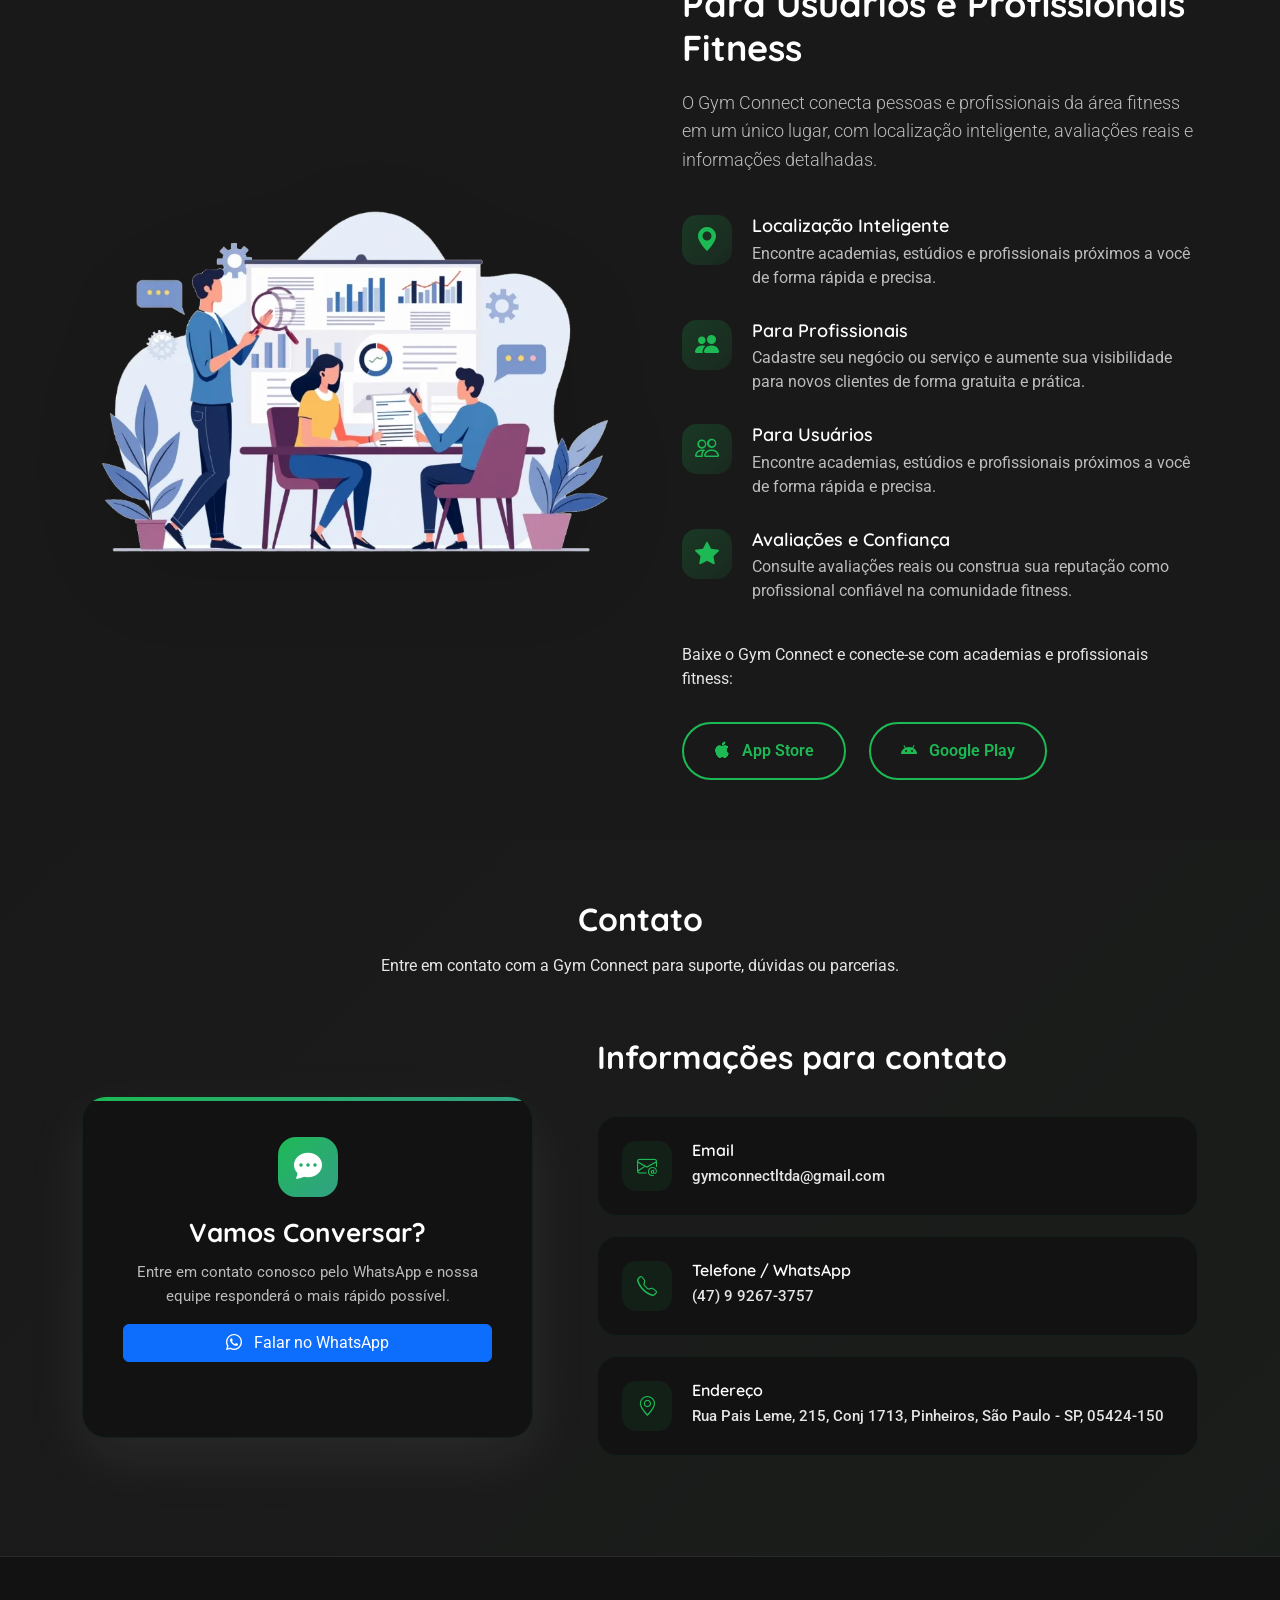
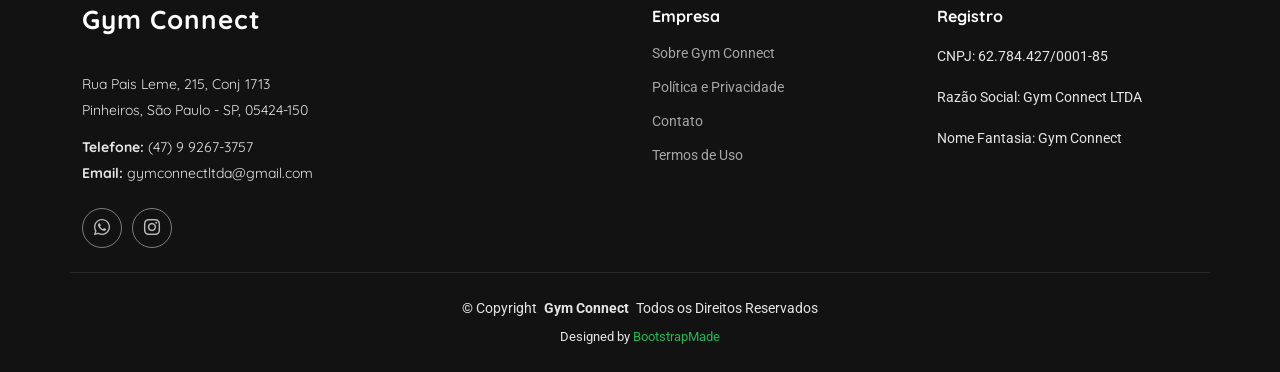
<file: site/index.html>
<!DOCTYPE html>
<html lang="pt-br">
<head>
  <meta charset="utf-8">
  <meta content="width=device-width, initial-scale=1.0" name="viewport">
  <title>Gym Connect - Plataforma de Gestão para Academias</title>
  <meta name="description" content="Transforme o seu negócio fitness com a Gym Connect. Plataforma completa de gestão para academias, personal trainers e estúdios.">
  <meta name="keywords" content="gestão academia, sistema academia, gym connect, fitness, personal trainer">

  <!-- Favicons -->
  <link href="assets/img/misc/logo.webp" rel="icon">

  <!-- Fonts -->
  <link href="https://fonts.googleapis.com" rel="preconnect">
  <link href="https://fonts.gstatic.com" rel="preconnect" crossorigin>
  <link href="https://fonts.googleapis.com/css2?family=Roboto:ital,wght@0,100;0,300;0,400;0,500;0,700;0,900;1,100;1,300;1,400;1,500;1,700;1,900&family=Poppins:ital,wght@0,100;0,200;0,300;0,400;0,500;0,600;0,700;0,800;0,900;1,100;1,200;1,300;1,400;1,500;1,600;1,700;1,800;1,900&family=Quicksand:wght@300;400;500;600;700&display=swap" rel="stylesheet">

  <!-- Vendor CSS Files -->
  <link href="assets/vendor/bootstrap/css/bootstrap.min.css" rel="stylesheet">
  <link href="assets/vendor/bootstrap-icons/bootstrap-icons.css" rel="stylesheet">
  <link href="assets/vendor/aos/aos.css" rel="stylesheet">
  <link href="assets/vendor/swiper/swiper-bundle.min.css" rel="stylesheet">
  <link href="assets/vendor/glightbox/css/glightbox.min.css" rel="stylesheet">

  <!-- Main CSS File -->
  <link href="assets/css/main.css" rel="stylesheet">
</head>

<body class="index-page">
  <header id="header" class="header d-flex align-items-center sticky-top">
    <div class="header-container container-fluid container-xl position-relative d-flex align-items-center justify-content-between">
      <a href="index.html" class="logo d-flex align-items-center me-auto me-xl-0">
        <img src="assets/img/misc/logo.webp" alt="Gym Connect Logo">
        <h1 class="sitename d-none d-md-block">GYM CONNECT</h1>
      </a>

      <nav id="navmenu" class="navmenu">
        <ul>
          <li><a href="#hero" class="active">Home</a></li>
          <li><a href="#about">Conheça-nos</a></li>
          <li><a href="#services">Soluções</a></li>
          <li><a href="#app-gym-connect">Gym Connect app</a></li>
          <li><a href="#contact">Entre em Contato</a></li>
        </ul>
        <i class="mobile-nav-toggle d-xl-none bi bi-list"></i>
      </nav>

      <a class="btn-getstarted" href="https://sistema-gym-connect.onrender.com/login" target="_blank">Sou cliente Gym Connect</a>
    </div>
  </header>

    <main class="main">
      <!-- Hero Section -->
      <section id="hero" class="hero section">
        <div class="container">
          <div class="row align-items-center">
            <div class="col-lg-6" data-aos="fade-right" data-aos-delay="100">
              <div class="hero-content">
                <h1>Transforme o seu negócio Fitness com a Gym Connect</h1>
                <p>
                  Otimize a gestão da sua academia, simplifique o controle de
                  pagamentos e fortaleça a conexão com seus clientes. Com a Gym
                  Connect.
                </p>
                <div class="hero-buttons">
                  <a href="https://wa.me/5547992673757?text=Ol%C3%A1,+gostaria+de+mais+informa%C3%A7%C3%B5es+sobre+a+plataforma+Gym+Connect" target="_blank" class="btn btn-primary">Fale com um consultor</a>
                </div>
              </div>
            </div>
            <div class="col-lg-6" data-aos="fade-left" data-aos-delay="200">
              <div class="hero-visual">
                <div class="hero-image">
                  <img
                    src="assets/img/misc/misc-16.webp"
                    alt="Digital Agency Hero"
                    class="img-fluid"
                  />
                </div>
              </div>
            </div>
          </div>
        </div>

        <div class="hero-bg-elements">
          <div class="bg-shape shape-1"></div>
          <div class="bg-shape shape-2"></div>
          <div class="bg-particles"></div>
        </div>
      </section>
      <!-- /Hero Section -->

      <!-- About Section -->
      <section id="about" class="about section">
        <div class="container" data-aos="fade-up" data-aos-delay="100">
          <div class="row gy-5 align-items-center">
            <div class="col-lg-5" data-aos="fade-right" data-aos-delay="200">
              <div class="content">
                <h6 class="subtitle">Onde tudo começou..</h6>
                <h2>Criada com o objetivo de transformar o mercado fitness</h2>
                <p>
                  A Gym Connect é uma plataforma completa de gestão para
                  academias, personal trainers, estúdios e nutricionistas,
                  desenvolvida para aumentar a eficiência do seu negócio. Com
                  controle detalhado de alunos, planos e pagamentos, gestão de
                  fluxo de caixa e integração com APIs de cobrança, você
                  centraliza tudo em um só sistema, reduz tarefas manuais e
                  ganha tempo para focar no que realmente importa: o crescimento
                  do seu negócio.
                </p>

                <ul class="features-list">
                  <li>
                    <i class="bi bi-check-circle-fill"></i>
                    <span>Gestão simples e eficiente</span>
                  </li>
                  <li>
                    <i class="bi bi-check-circle-fill"></i>
                    <span>Ganhe mais tempo para o que importa</span>
                  </li>
                  <li>
                    <i class="bi bi-check-circle-fill"></i>
                    <span>Controle financeiro sempre em ordem</span>
                  </li>
                </ul>

                <a href="https://wa.me/5547992673757?text=Ol%C3%A1,+gostaria+de+mais+informa%C3%A7%C3%B5es+sobre+a+plataforma+Gym+Connect" target="_blank" class="btn btn-primary">Agende uma Demostração</a>
              </div>
            </div>

            <div class="col-lg-7" data-aos="fade-left" data-aos-delay="300">
              <div class="image-composition">
                <div class="image-main">
                  <img
                    src="assets/img/about/about-9.webp"
                    alt="Modern office with a team working"
                    class="img-fluid"
                    loading="lazy"
                  />
                </div>
                <div class="image-secondary">
                  <img src="assets/img/about/about-square-8.webp" alt="Collaborative discussion" class="img-fluid" loading="lazy">
                </div>
              </div>
            </div>
          </div>
        </div>
      </section>
      <!-- /About Section -->

      <!-- Services Section -->
      <section id="services" class="services section">
        <!-- Section Title -->
        <div class="container section-title" data-aos="fade-up">
          <h2>Soluções Gym Connect</h2>
          <p>
            Tudo o que você precisa para gerenciar sua academia, estúdio ou
            consultório fitness de forma simples e eficiente.
          </p>
        </div>
        <!-- End Section Title -->

        <div class="container" data-aos="fade-up" data-aos-delay="100">
          <div class="row gy-4">
            <div class="col-lg-4 col-md-6" data-aos="fade-up" data-aos-delay="200">
              <div class="service-card">
                <div class="service-icon">
                  <i class="bi bi-cash-stack"></i>
                </div>
                <h4>
                  <a href="service-details.html">Controle Financeiro</a>
                </h4>
                <p>
                  Organize receitas e despesas, acompanhe seu fluxo de caixa em tempo real e tenha uma visão clara da saúde financeira do seu negócio.
                </p>
                <div class="service-badge">Mais usado</div>
                <a href="service-details.html" class="service-link">
                  <span>Saiba mais</span>
                  <i class="bi bi-arrow-right"></i>
                </a>
              </div>
            </div>

            <div class="col-lg-4 col-md-6" data-aos="fade-up" data-aos-delay="300">
              <div class="service-card">
                <div class="service-icon">
                  <i class="bi bi-people"></i>
                </div>
                <h4>
                  <a href="service-details.html">Gestão de Alunos e Clientes</a>
                </h4>
                <p>
                  Cadastre alunos, planos e treinos com facilidade. Tenha todo o histórico de cada cliente organizado em um só lugar.
                </p>
                <a href="service-details.html" class="service-link">
                  <span>Saiba mais</span>
                  <i class="bi bi-arrow-right"></i>
                </a>
              </div>
            </div>

            <div class="col-lg-4 col-md-6" data-aos="fade-up" data-aos-delay="400">
              <div class="service-card">
                <div class="service-icon">
                  <i class="bi bi-diagram-3"></i>
                </div>
                <h4>
                  <a href="service-details.html">Gerenciamento de Filiais</a>
                </h4>
                <p>
                  Administre várias unidades da sua academia em um único sistema. Compare resultados e otimize a operação em todas as filiais.
                </p>
                <a href="service-details.html" class="service-link">
                  <span>Saiba mais</span>
                  <i class="bi bi-arrow-right"></i>
                </a>
              </div>
            </div>

            <div class="col-lg-4 col-md-6" data-aos="fade-up" data-aos-delay="500">
              <div class="service-card">
                <div class="service-icon">
                  <i class="bi bi-credit-card"></i>
                </div>
                <h4><a href="service-details.html">APIs para Pagamentos</a></h4>
                <p>
                  Integração com os principais gateways e bancos digitais. Ofereça boleto, cartão de crédito, PIX e débito automático para seus clientes.
                </p>
                <a href="service-details.html" class="service-link">
                  <span>Saiba mais</span>
                  <i class="bi bi-arrow-right"></i>
                </a>
              </div>
            </div>

            <div class="col-lg-4 col-md-6" data-aos="fade-up" data-aos-delay="600">
              <div class="service-card">
                <div class="service-icon">
                  <i class="bi bi-door-open"></i>
                </div>
                <h4>
                  <a href="service-details.html">Integração com Catracas</a>
                </h4>
                <p>
                  Controle de acesso seguro e automático. Permita a entrada apenas para alunos ativos e com pagamentos em dia.
                </p>
                <a href="service-details.html" class="service-link">
                  <span>Saiba mais</span>
                  <i class="bi bi-arrow-right"></i>
                </a>
              </div>
            </div>

            <div class="col-lg-4 col-md-6" data-aos="fade-up" data-aos-delay="700">
              <div class="service-card">
                <div class="service-icon">
                  <i class="bi bi-bar-chart-line"></i>
                </div>
                <h4>
                  <a href="service-details.html">Relatórios e Indicadores</a>
                </h4>
                <p>
                  Acompanhe métricas de desempenho, taxa de inadimplência, evolução financeira e engajamento dos alunos em relatórios visuais.
                </p>
                <a href="service-details.html" class="service-link">
                  <span>Saiba mais</span>
                  <i class="bi bi-arrow-right"></i>
                </a>
              </div>
            </div>
          </div>

          <div class="row mt-5">
            <div class="col-12 text-center" data-aos="fade-up" data-aos-delay="800">
              <div class="services-cta">
                <h3>Pronto para transformar a gestão do seu Negócio?</h3>
                <p>Descubra como a Gym Connect pode simplificar processos e impulsionar seus resultados.</p>
                <a href="https://wa.me/5547992673757?text=Ol%C3%A1,+gostaria+de+mais+informa%C3%A7%C3%B5es+sobre+a+plataforma+Gym+Connect" target="_blank" class="btn btn-primary">
                  Comece agora
                </a>
              </div>
            </div>
          </div>
        </div>
      </section>

      <!-- /Services Section -->

      <!-- Why Us Section -->
      <section id="app-gym-connect" class="why-us section">
        <!-- Section Title -->
        <div class="container section-title" data-aos="fade-up">
          <h2>App Gym Connect</h2>
          <p>
            Encontre academias, personal trainers e profissionais de bem-estar
            perto de você ou divulgue seus serviços para conquistar novos
            clientes.
          </p>
        </div>
        <!-- End Section Title -->

        <div class="container" data-aos="fade-up" data-aos-delay="100">
          <div class="row mt-5 align-items-center">
            <!-- Imagem / Ilustração -->
            <div class="col-lg-6" data-aos="fade-right" data-aos-delay="200">
              <div class="feature-showcase">
                <img
                  src="assets/img/illustration/illustration-14.webp"
                  alt="Gym Connect App"
                  class="img-fluid"
                />
              </div>
            </div>

            <!-- Conteúdo para Usuários e Profissionais -->
            <div class="col-lg-6" data-aos="fade-left" data-aos-delay="300">
              <div class="feature-content">
                <h3>Para Usuários e Profissionais Fitness</h3>
                <p class="lead">
                  O Gym Connect conecta pessoas e profissionais da área fitness
                  em um único lugar, com localização inteligente, avaliações
                  reais e informações detalhadas.
                </p>

                <div class="feature-list">
                  <div class="feature-item">
                    <div class="feature-icon">
                      <i class="bi bi-geo-alt-fill"></i>
                    </div>
                    <div class="feature-text">
                      <h5>Localização Inteligente</h5>
                      <p>
                        Encontre academias, estúdios e profissionais próximos a
                        você de forma rápida e precisa.
                      </p>
                    </div>
                  </div>

                  <div class="feature-item">
                    <div class="feature-icon">
                      <i class="bi bi-people-fill"></i>
                    </div>
                    <div class="feature-text">
                      <h5>Para Profissionais</h5>
                      <p>
                        Cadastre seu negócio ou serviço e aumente sua
                        visibilidade para novos clientes de forma gratuita e
                        prática.
                      </p>
                    </div>
                  </div>

                  <div class="feature-item">
                    <div class="feature-icon">
                      <i class="bi bi-people"></i>
                    </div>
                    <div class="feature-text">
                      <h5>Para Usuários</h5>
                      <p>
                        Encontre academias, estúdios e profissionais próximos a
                        você de forma rápida e precisa.
                      </p>
                    </div>
                  </div>
                  <div class="feature-item">
                    <div class="feature-icon">
                      <i class="bi bi-star-fill"></i>
                    </div>
                    <div class="feature-text">
                      <h5>Avaliações e Confiança</h5>
                      <p>
                        Consulte avaliações reais ou construa sua reputação como
                        profissional confiável na comunidade fitness.
                      </p>
                    </div>
                  </div>
                </div>

                <div class="cta-wrapper mt-4">
                  <p>
                    Baixe o Gym Connect e conecte-se com academias e
                    profissionais fitness:
                  </p>
                  <a
                    href="https://apps.apple.com/br/app/gym-connect/idSEU_ID"
                    class="btn btn-outline me-2"
                  >
                    <i class="bi bi-apple me-2"></i> App Store
                  </a>
                  <a
                    href="https://play.google.com/store/apps/details?id=SEU_ID"
                    class="btn btn-outline me-2"
                  >
                    <i class="bi bi-android me-2"></i> Google Play
                  </a>
                </div>
              </div>
            </div>
          </div>
        </div>
      </section>

    <!-- Contact Section -->
    <section id="contact" class="contact section">
      <!-- Section Title -->
      <div class="container section-title" data-aos="fade-up">
        <h2>Contato</h2>
        <p>Entre em contato com a Gym Connect para suporte, dúvidas ou parcerias.</p>
      </div>
      <!-- End Section Title -->

      <div class="container" data-aos="fade-up" data-aos-delay="100">
        <div class="row align-items-center">
          <div class="col-lg-5" data-aos="fade-right" data-aos-delay="200">
            <div class="contact-form-card">
              <div class="form-header">
                <div class="header-icon">
                  <i class="bi bi-chat-dots-fill"></i>
                </div>
                <h3>Vamos Conversar?</h3>
                <p>Entre em contato conosco pelo WhatsApp e nossa equipe responderá o mais rápido possível.</p>
                <a href="https://wa.me/5547992673757?text=Ol%C3%A1,+gostaria+de+mais+informa%C3%A7%C3%B5es+sobre+a+plataforma+Gym+Connect" target="_blank" class="btn btn-primary w-100 mt-3">
                  <i class="bi bi-whatsapp me-2"></i>
                  Falar no WhatsApp
                </a>
              </div>
            </div>
          </div>

          <div class="col-lg-7" data-aos="fade-left" data-aos-delay="200">
            <div class="contact-info-area">
              <div class="info-header">
                <h3>Informações para contato</h3>
              </div>

              <div class="contact-methods">
                <div class="method-card" data-aos="zoom-in" data-aos-delay="250">
                  <div class="card-icon"><i class="bi bi-envelope-at"></i></div>
                  <div class="card-content">
                    <h5>Email</h5>
                    <p>gymconnectltda@gmail.com</p>
                  </div>
                </div>

                <div class="method-card" data-aos="zoom-in" data-aos-delay="300">
                  <div class="card-icon"><i class="bi bi-telephone"></i></div>
                  <div class="card-content">
                    <h5>Telefone / WhatsApp</h5>
                    <p>(47) 9 9267-3757</p>
                  </div>
                </div>

                <div class="method-card" data-aos="zoom-in" data-aos-delay="350">
                  <div class="card-icon"><i class="bi bi-geo-alt"></i></div>
                  <div class="card-content">
                    <h5>Endereço</h5>
                    <p>Rua Pais Leme, 215, Conj 1713, Pinheiros, São Paulo - SP, 05424-150</p>
                  </div>
                </div>
              </div>
            </div>
          </div>
        </div>
      </div>
    </section>  <!-- Footer -->
  <footer id="footer" class="footer position-relative dark-background">
    <div class="container footer-top">
      <div class="row gy-4">
        <div class="col-lg-6 col-md-6 footer-about">
          <a href="index.html" class="logo d-flex align-items-center">
            <span class="sitename">Gym Connect</span>
          </a>
          <div class="footer-contact pt-3">
            <p>Rua Pais Leme, 215, Conj 1713</p>
            <p>Pinheiros, São Paulo - SP, 05424-150</p>
            <p class="mt-3"><strong>Telefone:</strong> (47) 9 9267-3757</p>
            <p><strong>Email:</strong> gymconnectltda@gmail.com</p>
          </div>
          <div class="social-links d-flex mt-4">
            <a href="https://wa.me/5547992673757?text=Ol%C3%A1,+gostaria+de+mais+informa%C3%A7%C3%B5es+sobre+a+plataforma+Gym+Connect" target="_blank"><i class="bi bi-whatsapp"></i></a>
            <a href="https://www.instagram.com/gym_connect.brasil?igsh=aGJmOWxvYnN5bGNz&utm_source=qr" target="_blank"><i class="bi bi-instagram"></i></a>
          </div>
        </div>

        <div class="col-lg-3 col-md-3 footer-links">
          <h4>Empresa</h4>
          <ul>
            <li><a href="#about">Sobre Gym Connect</a></li>
            <li><a href="privacy.html">Política e Privacidade</a></li>
            <li><a href="#contact">Contato</a></li>
            <li><a href="terms.html">Termos de Uso</a></li>
          </ul>
        </div>

        <div class="col-lg-3 col-md-3 footer-links">
          <h4>Registro</h4>
          <ul>
            <li>CNPJ: 62.784.427/0001-85</li>
            <li>Razão Social: Gym Connect LTDA</li>
            <li>Nome Fantasia: Gym Connect</li>
          </ul>
        </div>
      </div>
    </div>

    <div class="container copyright text-center mt-4">
      <p>© <span>Copyright</span> <strong class="px-1 sitename">Gym Connect</strong> Todos os Direitos Reservados</p>
      <div class="credits">
        Designed by <a href="https://bootstrapmade.com/">BootstrapMade</a>
      </div>
    </div>
  </footer>

  <!-- Scroll Top -->
  <a href="#" id="scroll-top" class="scroll-top d-flex align-items-center justify-content-center">
    <i class="bi bi-arrow-up-short"></i>
  </a>

  <!-- WhatsApp Floating Button -->
  <a href="https://wa.me/5547992673757?text=Ol%C3%A1,+gostaria+de+mais+informa%C3%A7%C3%B5es+sobre+a+plataforma+Gym+Connect" target="_blank" id="whatsapp-btn" class="whatsapp-float d-flex align-items-center justify-content-center" title="Fale conosco no WhatsApp">
    <i class="bi bi-whatsapp"></i>
  </a>

  <!-- Vendor JS Files -->
  <script src="assets/vendor/bootstrap/js/bootstrap.bundle.min.js"></script>
  <script src="assets/vendor/aos/aos.js"></script>
  <script src="assets/vendor/purecounter/purecounter_vanilla.js"></script>
  <script src="assets/vendor/imagesloaded/imagesloaded.pkgd.min.js"></script>
  <script src="assets/vendor/isotope-layout/isotope.pkgd.min.js"></script>
  <script src="assets/vendor/swiper/swiper-bundle.min.js"></script>
  <script src="assets/vendor/glightbox/js/glightbox.min.js"></script>

  <!-- Main JS File -->
  <script src="assets/js/main.js"></script>
</body>
</html>
</file>
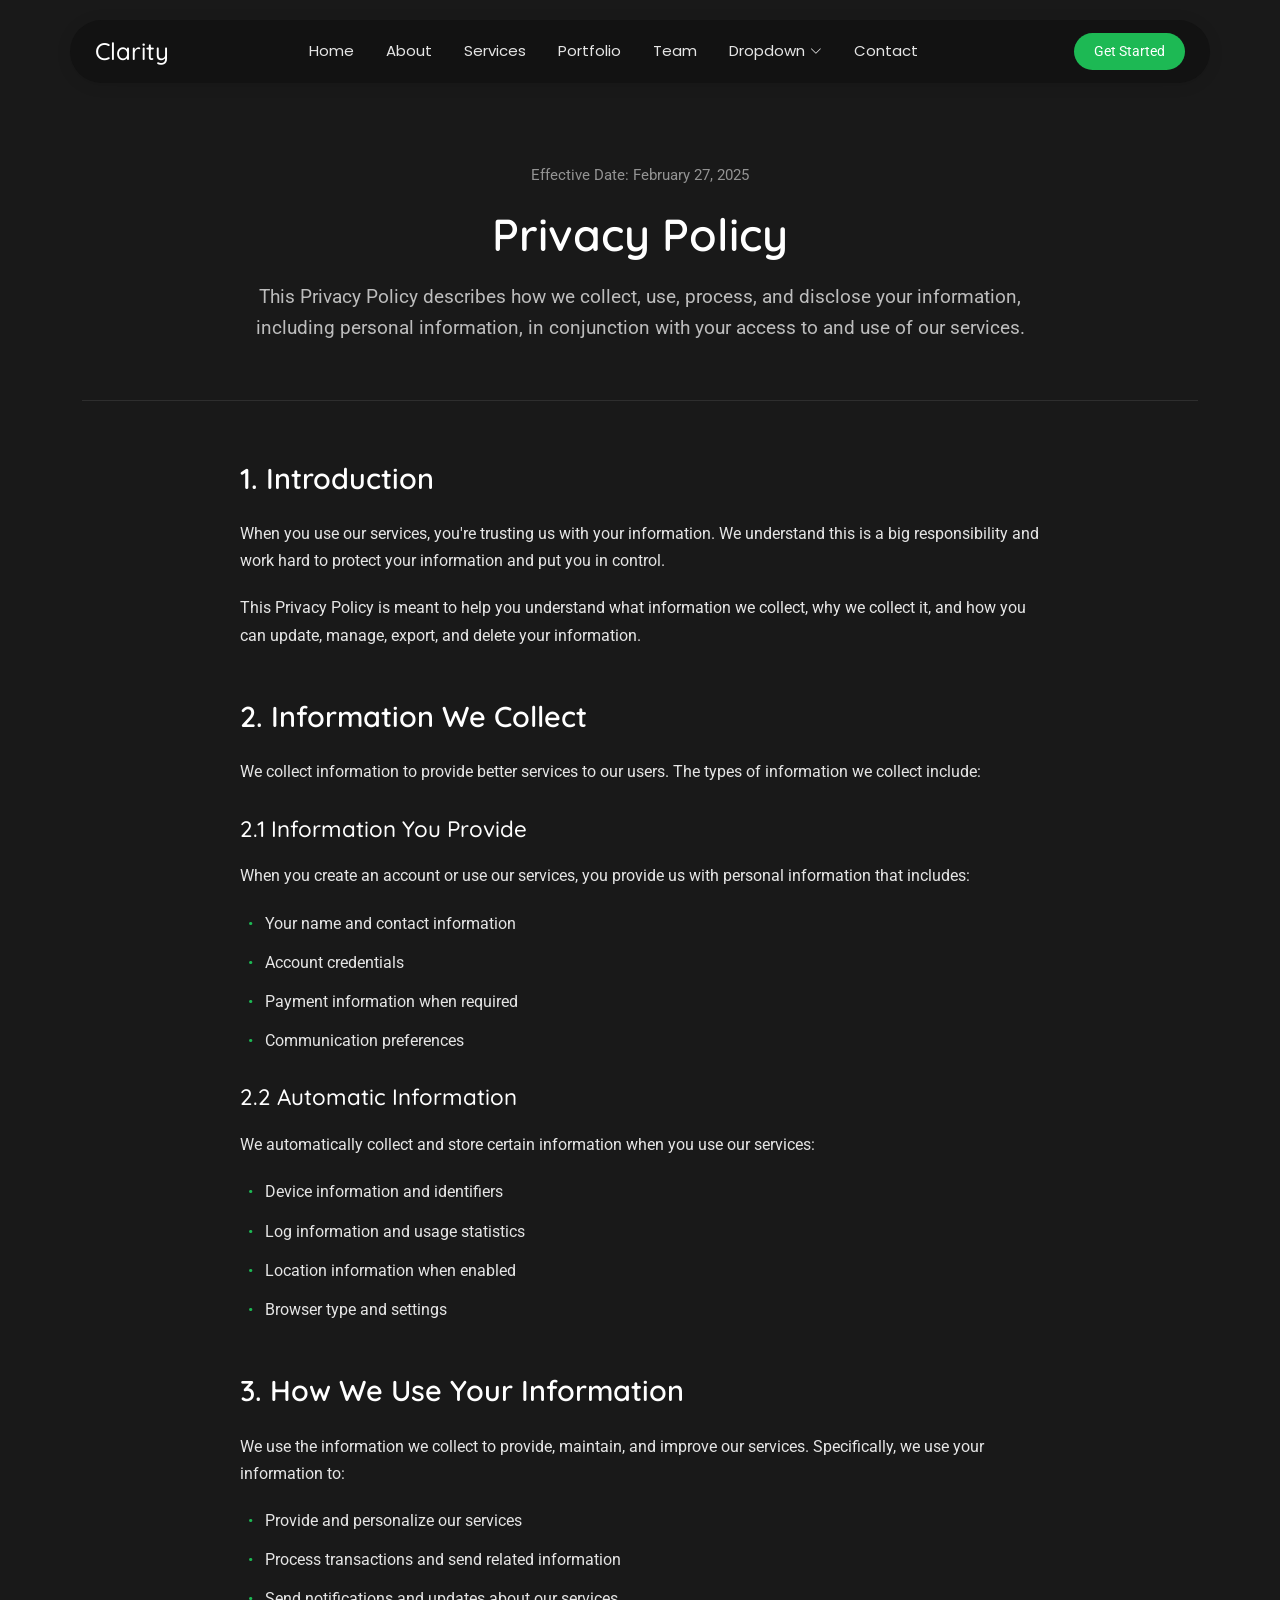
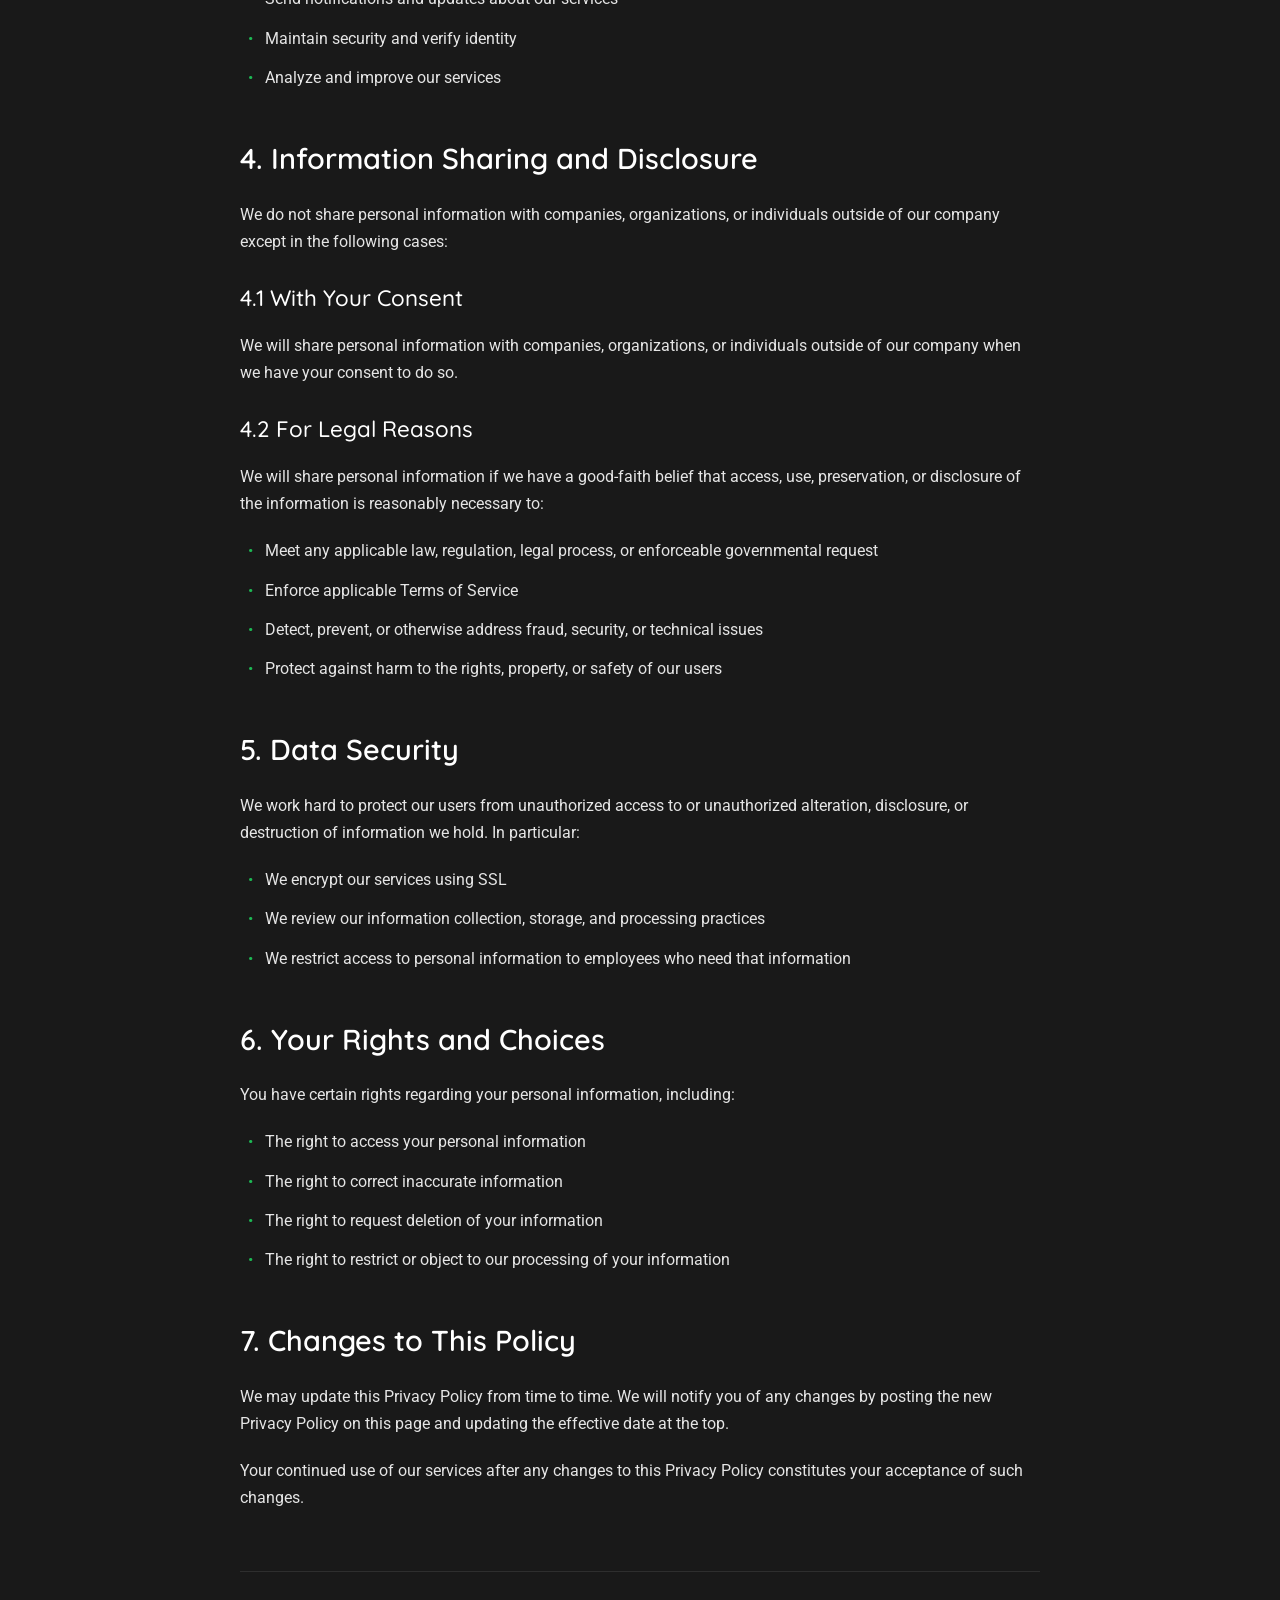
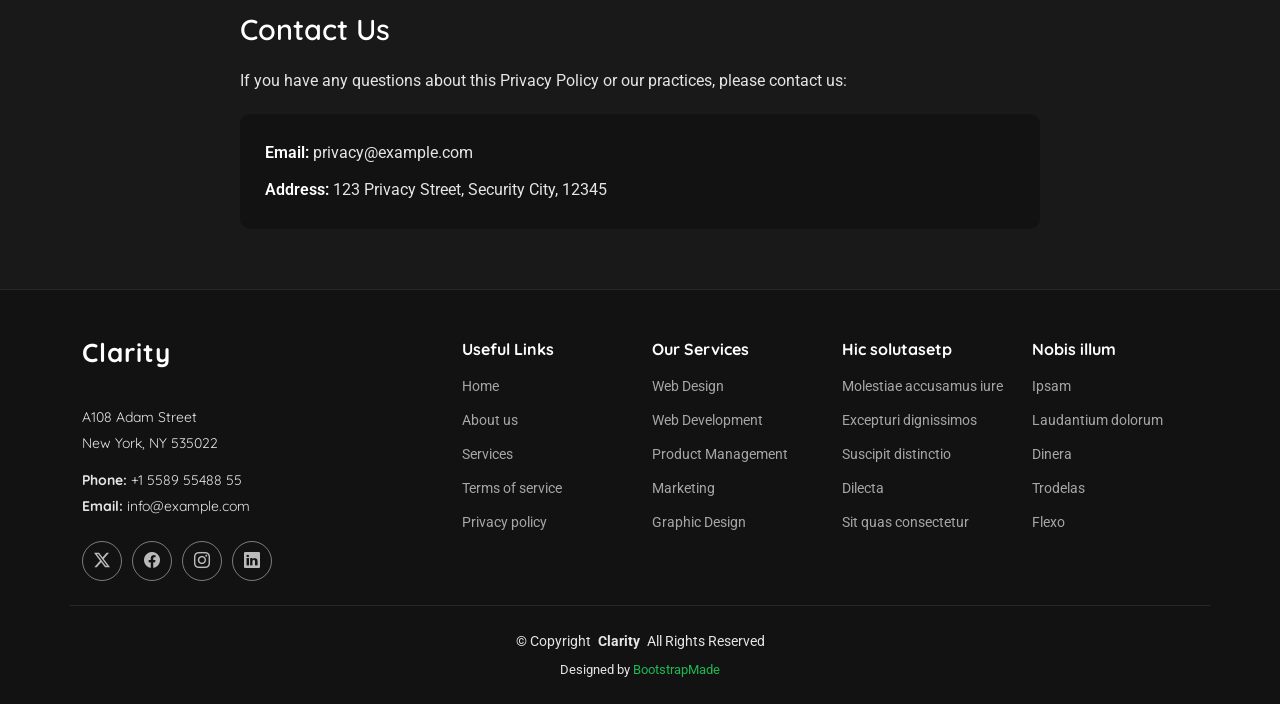
<file: privacy.html>
<!DOCTYPE html>
<html lang="en">

<head>
  <meta charset="utf-8">
  <meta content="width=device-width, initial-scale=1.0" name="viewport">
  <title>Privacy - Clarity Bootstrap Template</title>
  <meta name="description" content="">
  <meta name="keywords" content="">

  <!-- Favicons -->
  <link href="assets/img/favicon.png" rel="icon">
  <link href="assets/img/apple-touch-icon.png" rel="apple-touch-icon">

  <!-- Fonts -->
  <link href="https://fonts.googleapis.com" rel="preconnect">
  <link href="https://fonts.gstatic.com" rel="preconnect" crossorigin>
  <link href="https://fonts.googleapis.com/css2?family=Roboto:ital,wght@0,100;0,300;0,400;0,500;0,700;0,900;1,100;1,300;1,400;1,500;1,700;1,900&family=Poppins:ital,wght@0,100;0,200;0,300;0,400;0,500;0,600;0,700;0,800;0,900;1,100;1,200;1,300;1,400;1,500;1,600;1,700;1,800;1,900&family=Quicksand:wght@300;400;500;600;700&display=swap" rel="stylesheet">

  <!-- Vendor CSS Files -->
  <link href="assets/vendor/bootstrap/css/bootstrap.min.css" rel="stylesheet">
  <link href="assets/vendor/bootstrap-icons/bootstrap-icons.css" rel="stylesheet">
  <link href="assets/vendor/aos/aos.css" rel="stylesheet">
  <link href="assets/vendor/swiper/swiper-bundle.min.css" rel="stylesheet">
  <link href="assets/vendor/glightbox/css/glightbox.min.css" rel="stylesheet">

  <!-- Main CSS File -->
  <link href="assets/css/main.css" rel="stylesheet">

  <!-- =======================================================
  * Template Name: Clarity
  * Template URL: https://bootstrapmade.com/clarity-bootstrap-agency-template/
  * Updated: Sep 13 2025 with Bootstrap v5.3.8
  * Author: BootstrapMade.com
  * License: https://bootstrapmade.com/license/
  ======================================================== -->
</head>

<body class="privacy-page">

  <header id="header" class="header d-flex align-items-center sticky-top">
    <div class="header-container container-fluid container-xl position-relative d-flex align-items-center justify-content-between">

      <a href="index.html" class="logo d-flex align-items-center me-auto me-xl-0">
        <!-- Uncomment the line below if you also wish to use an image logo -->
        <!-- <img src="assets/img/logo.webp" alt=""> -->
        <h1 class="sitename">Clarity</h1>
      </a>

      <nav id="navmenu" class="navmenu">
        <ul>
          <li><a href="#hero">Home</a></li>
          <li><a href="#about">About</a></li>
          <li><a href="#services">Services</a></li>
          <li><a href="#portfolio">Portfolio</a></li>
          <li><a href="#team">Team</a></li>
          <li class="dropdown"><a href="#"><span>Dropdown</span> <i class="bi bi-chevron-down toggle-dropdown"></i></a>
            <ul>
              <li><a href="#">Dropdown 1</a></li>
              <li class="dropdown"><a href="#"><span>Deep Dropdown</span> <i class="bi bi-chevron-down toggle-dropdown"></i></a>
                <ul>
                  <li><a href="#">Deep Dropdown 1</a></li>
                  <li><a href="#">Deep Dropdown 2</a></li>
                  <li><a href="#">Deep Dropdown 3</a></li>
                  <li><a href="#">Deep Dropdown 4</a></li>
                  <li><a href="#">Deep Dropdown 5</a></li>
                </ul>
              </li>
              <li><a href="#">Dropdown 2</a></li>
              <li><a href="#">Dropdown 3</a></li>
              <li><a href="#">Dropdown 4</a></li>
            </ul>
          </li>
          <li><a href="#contact">Contact</a></li>
        </ul>
        <i class="mobile-nav-toggle d-xl-none bi bi-list"></i>
      </nav>

      <a class="btn-getstarted" href="#about">Get Started</a>

    </div>
  </header>

  <main class="main">

    <!-- Privacy Section -->
    <section id="privacy" class="privacy section">

      <div class="container" data-aos="fade-up">
        <!-- Header -->
        <div class="privacy-header" data-aos="fade-up">
          <div class="header-content">
            <div class="last-updated">Effective Date: February 27, 2025</div>
            <h1>Privacy Policy</h1>
            <p class="intro-text">This Privacy Policy describes how we collect, use, process, and disclose your information, including personal information, in conjunction with your access to and use of our services.</p>
          </div>
        </div>

        <!-- Main Content -->
        <div class="privacy-content" data-aos="fade-up">
          <!-- Introduction -->
          <div class="content-section">
            <h2>1. Introduction</h2>
            <p>When you use our services, you're trusting us with your information. We understand this is a big responsibility and work hard to protect your information and put you in control.</p>
            <p>This Privacy Policy is meant to help you understand what information we collect, why we collect it, and how you can update, manage, export, and delete your information.</p>
          </div>

          <!-- Information Collection -->
          <div class="content-section">
            <h2>2. Information We Collect</h2>
            <p>We collect information to provide better services to our users. The types of information we collect include:</p>

            <h3>2.1 Information You Provide</h3>
            <p>When you create an account or use our services, you provide us with personal information that includes:</p>
            <ul>
              <li>Your name and contact information</li>
              <li>Account credentials</li>
              <li>Payment information when required</li>
              <li>Communication preferences</li>
            </ul>

            <h3>2.2 Automatic Information</h3>
            <p>We automatically collect and store certain information when you use our services:</p>
            <ul>
              <li>Device information and identifiers</li>
              <li>Log information and usage statistics</li>
              <li>Location information when enabled</li>
              <li>Browser type and settings</li>
            </ul>
          </div>

          <!-- Use of Information -->
          <div class="content-section">
            <h2>3. How We Use Your Information</h2>
            <p>We use the information we collect to provide, maintain, and improve our services. Specifically, we use your information to:</p>
            <ul>
              <li>Provide and personalize our services</li>
              <li>Process transactions and send related information</li>
              <li>Send notifications and updates about our services</li>
              <li>Maintain security and verify identity</li>
              <li>Analyze and improve our services</li>
            </ul>
          </div>

          <!-- Information Sharing -->
          <div class="content-section">
            <h2>4. Information Sharing and Disclosure</h2>
            <p>We do not share personal information with companies, organizations, or individuals outside of our company except in the following cases:</p>

            <h3>4.1 With Your Consent</h3>
            <p>We will share personal information with companies, organizations, or individuals outside of our company when we have your consent to do so.</p>

            <h3>4.2 For Legal Reasons</h3>
            <p>We will share personal information if we have a good-faith belief that access, use, preservation, or disclosure of the information is reasonably necessary to:</p>
            <ul>
              <li>Meet any applicable law, regulation, legal process, or enforceable governmental request</li>
              <li>Enforce applicable Terms of Service</li>
              <li>Detect, prevent, or otherwise address fraud, security, or technical issues</li>
              <li>Protect against harm to the rights, property, or safety of our users</li>
            </ul>
          </div>

          <!-- Data Security -->
          <div class="content-section">
            <h2>5. Data Security</h2>
            <p>We work hard to protect our users from unauthorized access to or unauthorized alteration, disclosure, or destruction of information we hold. In particular:</p>
            <ul>
              <li>We encrypt our services using SSL</li>
              <li>We review our information collection, storage, and processing practices</li>
              <li>We restrict access to personal information to employees who need that information</li>
            </ul>
          </div>

          <!-- Your Rights -->
          <div class="content-section">
            <h2>6. Your Rights and Choices</h2>
            <p>You have certain rights regarding your personal information, including:</p>
            <ul>
              <li>The right to access your personal information</li>
              <li>The right to correct inaccurate information</li>
              <li>The right to request deletion of your information</li>
              <li>The right to restrict or object to our processing of your information</li>
            </ul>
          </div>

          <!-- Policy Updates -->
          <div class="content-section">
            <h2>7. Changes to This Policy</h2>
            <p>We may update this Privacy Policy from time to time. We will notify you of any changes by posting the new Privacy Policy on this page and updating the effective date at the top.</p>
            <p>Your continued use of our services after any changes to this Privacy Policy constitutes your acceptance of such changes.</p>
          </div>
        </div>

        <!-- Contact Section -->
        <div class="privacy-contact" data-aos="fade-up">
          <h2>Contact Us</h2>
          <p>If you have any questions about this Privacy Policy or our practices, please contact us:</p>
          <div class="contact-details">
            <p><strong>Email:</strong> privacy@example.com</p>
            <p><strong>Address:</strong> 123 Privacy Street, Security City, 12345</p>
          </div>
        </div>

      </div>

    </section><!-- /Privacy Section -->

  </main>

  <footer id="footer" class="footer position-relative dark-background">

    <div class="container footer-top">
      <div class="row gy-4">
        <div class="col-lg-4 col-md-6 footer-about">
          <a href="index.html" class="logo d-flex align-items-center">
            <span class="sitename">Clarity</span>
          </a>
          <div class="footer-contact pt-3">
            <p>A108 Adam Street</p>
            <p>New York, NY 535022</p>
            <p class="mt-3"><strong>Phone:</strong> <span>+1 5589 55488 55</span></p>
            <p><strong>Email:</strong> <span>info@example.com</span></p>
          </div>
          <div class="social-links d-flex mt-4">
            <a href=""><i class="bi bi-twitter-x"></i></a>
            <a href=""><i class="bi bi-facebook"></i></a>
            <a href=""><i class="bi bi-instagram"></i></a>
            <a href=""><i class="bi bi-linkedin"></i></a>
          </div>
        </div>

        <div class="col-lg-2 col-md-3 footer-links">
          <h4>Useful Links</h4>
          <ul>
            <li><a href="#">Home</a></li>
            <li><a href="#">About us</a></li>
            <li><a href="#">Services</a></li>
            <li><a href="#">Terms of service</a></li>
            <li><a href="#">Privacy policy</a></li>
          </ul>
        </div>

        <div class="col-lg-2 col-md-3 footer-links">
          <h4>Our Services</h4>
          <ul>
            <li><a href="#">Web Design</a></li>
            <li><a href="#">Web Development</a></li>
            <li><a href="#">Product Management</a></li>
            <li><a href="#">Marketing</a></li>
            <li><a href="#">Graphic Design</a></li>
          </ul>
        </div>

        <div class="col-lg-2 col-md-3 footer-links">
          <h4>Hic solutasetp</h4>
          <ul>
            <li><a href="#">Molestiae accusamus iure</a></li>
            <li><a href="#">Excepturi dignissimos</a></li>
            <li><a href="#">Suscipit distinctio</a></li>
            <li><a href="#">Dilecta</a></li>
            <li><a href="#">Sit quas consectetur</a></li>
          </ul>
        </div>

        <div class="col-lg-2 col-md-3 footer-links">
          <h4>Nobis illum</h4>
          <ul>
            <li><a href="#">Ipsam</a></li>
            <li><a href="#">Laudantium dolorum</a></li>
            <li><a href="#">Dinera</a></li>
            <li><a href="#">Trodelas</a></li>
            <li><a href="#">Flexo</a></li>
          </ul>
        </div>

      </div>
    </div>

    <div class="container copyright text-center mt-4">
      <p>© <span>Copyright</span> <strong class="px-1 sitename">Clarity</strong> <span>All Rights Reserved</span></p>
      <div class="credits">
        <!-- All the links in the footer should remain intact. -->
        <!-- You can delete the links only if you've purchased the pro version. -->
        <!-- Licensing information: https://bootstrapmade.com/license/ -->
        <!-- Purchase the pro version with working PHP/AJAX contact form: [buy-url] -->
        Designed by <a href="https://bootstrapmade.com/">BootstrapMade</a>
      </div>
    </div>

  </footer>

  <!-- Scroll Top -->
  <a href="#" id="scroll-top" class="scroll-top d-flex align-items-center justify-content-center"><i class="bi bi-arrow-up-short"></i></a>

  <!-- Preloader -->
  <div id="preloader"></div>

  <!-- Vendor JS Files -->
  <script src="assets/vendor/bootstrap/js/bootstrap.bundle.min.js"></script>
  <script src="assets/vendor/php-email-form/validate.js"></script>
  <script src="assets/vendor/aos/aos.js"></script>
  <script src="assets/vendor/purecounter/purecounter_vanilla.js"></script>
  <script src="assets/vendor/imagesloaded/imagesloaded.pkgd.min.js"></script>
  <script src="assets/vendor/isotope-layout/isotope.pkgd.min.js"></script>
  <script src="assets/vendor/swiper/swiper-bundle.min.js"></script>
  <script src="assets/vendor/glightbox/js/glightbox.min.js"></script>

  <!-- Main JS File -->
  <script src="assets/js/main.js"></script>

</body>

</html>
</file>
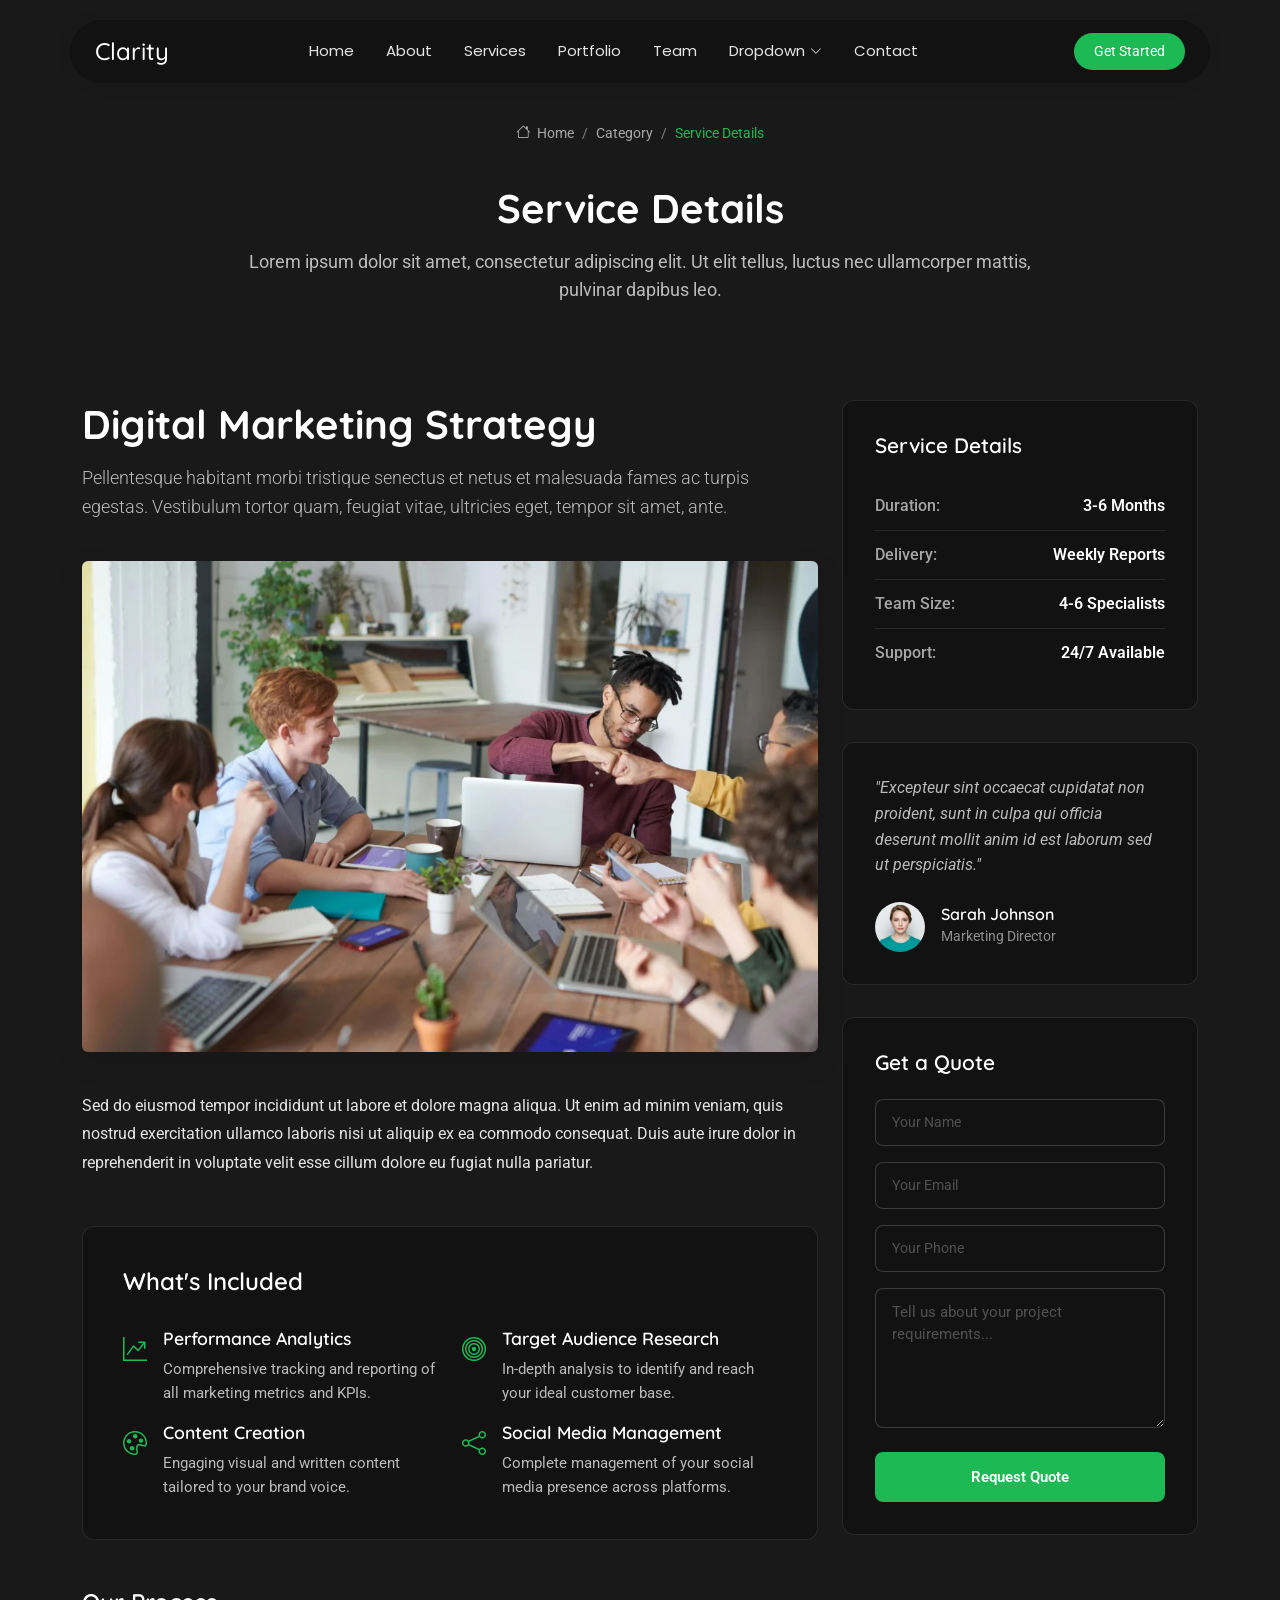
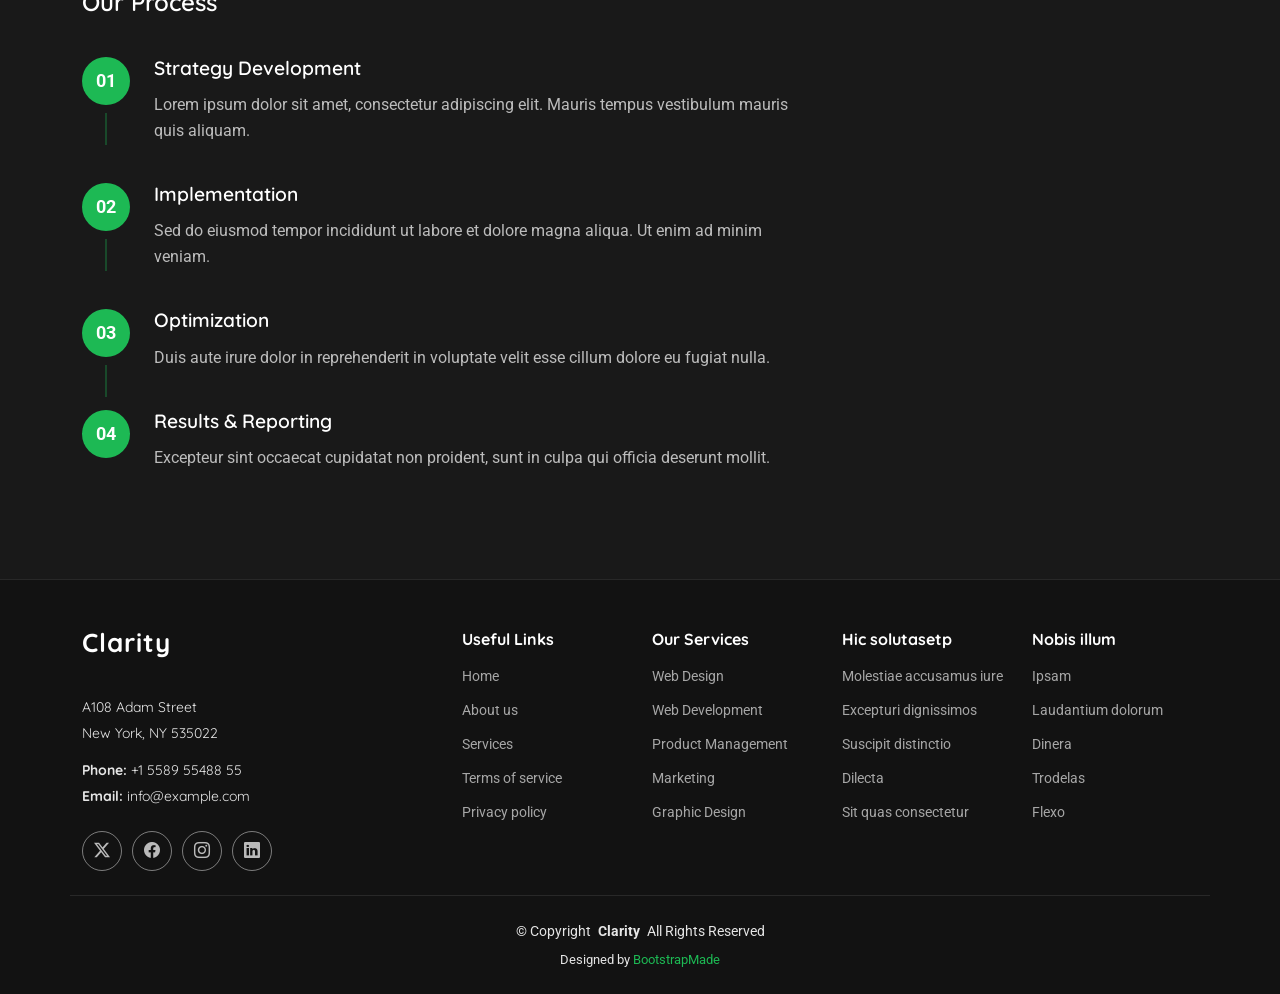
<file: service-details.html>
<!DOCTYPE html>
<html lang="en">

<head>
  <meta charset="utf-8">
  <meta content="width=device-width, initial-scale=1.0" name="viewport">
  <title>Service Details - Clarity Bootstrap Template</title>
  <meta name="description" content="">
  <meta name="keywords" content="">

  <!-- Favicons -->
  <link href="assets/img/favicon.png" rel="icon">
  <link href="assets/img/apple-touch-icon.png" rel="apple-touch-icon">

  <!-- Fonts -->
  <link href="https://fonts.googleapis.com" rel="preconnect">
  <link href="https://fonts.gstatic.com" rel="preconnect" crossorigin>
  <link href="https://fonts.googleapis.com/css2?family=Roboto:ital,wght@0,100;0,300;0,400;0,500;0,700;0,900;1,100;1,300;1,400;1,500;1,700;1,900&family=Poppins:ital,wght@0,100;0,200;0,300;0,400;0,500;0,600;0,700;0,800;0,900;1,100;1,200;1,300;1,400;1,500;1,600;1,700;1,800;1,900&family=Quicksand:wght@300;400;500;600;700&display=swap" rel="stylesheet">

  <!-- Vendor CSS Files -->
  <link href="assets/vendor/bootstrap/css/bootstrap.min.css" rel="stylesheet">
  <link href="assets/vendor/bootstrap-icons/bootstrap-icons.css" rel="stylesheet">
  <link href="assets/vendor/aos/aos.css" rel="stylesheet">
  <link href="assets/vendor/swiper/swiper-bundle.min.css" rel="stylesheet">
  <link href="assets/vendor/glightbox/css/glightbox.min.css" rel="stylesheet">

  <!-- Main CSS File -->
  <link href="assets/css/main.css" rel="stylesheet">

  <!-- =======================================================
  * Template Name: Clarity
  * Template URL: https://bootstrapmade.com/clarity-bootstrap-agency-template/
  * Updated: Sep 13 2025 with Bootstrap v5.3.8
  * Author: BootstrapMade.com
  * License: https://bootstrapmade.com/license/
  ======================================================== -->
</head>

<body class="service-details-page">

  <header id="header" class="header d-flex align-items-center sticky-top">
    <div class="header-container container-fluid container-xl position-relative d-flex align-items-center justify-content-between">

      <a href="index.html" class="logo d-flex align-items-center me-auto me-xl-0">
        <!-- Uncomment the line below if you also wish to use an image logo -->
        <!-- <img src="assets/img/logo.webp" alt=""> -->
        <h1 class="sitename">Clarity</h1>
      </a>

      <nav id="navmenu" class="navmenu">
        <ul>
          <li><a href="#hero">Home</a></li>
          <li><a href="#about">About</a></li>
          <li><a href="#services">Services</a></li>
          <li><a href="#portfolio">Portfolio</a></li>
          <li><a href="#team">Team</a></li>
          <li class="dropdown"><a href="#"><span>Dropdown</span> <i class="bi bi-chevron-down toggle-dropdown"></i></a>
            <ul>
              <li><a href="#">Dropdown 1</a></li>
              <li class="dropdown"><a href="#"><span>Deep Dropdown</span> <i class="bi bi-chevron-down toggle-dropdown"></i></a>
                <ul>
                  <li><a href="#">Deep Dropdown 1</a></li>
                  <li><a href="#">Deep Dropdown 2</a></li>
                  <li><a href="#">Deep Dropdown 3</a></li>
                  <li><a href="#">Deep Dropdown 4</a></li>
                  <li><a href="#">Deep Dropdown 5</a></li>
                </ul>
              </li>
              <li><a href="#">Dropdown 2</a></li>
              <li><a href="#">Dropdown 3</a></li>
              <li><a href="#">Dropdown 4</a></li>
            </ul>
          </li>
          <li><a href="#contact">Contact</a></li>
        </ul>
        <i class="mobile-nav-toggle d-xl-none bi bi-list"></i>
      </nav>

      <a class="btn-getstarted" href="#about">Get Started</a>

    </div>
  </header>

  <main class="main">

    <!-- Page Title -->
    <div class="page-title">
      <div class="breadcrumbs">
        <nav aria-label="breadcrumb">
          <ol class="breadcrumb">
            <li class="breadcrumb-item"><a href="#"><i class="bi bi-house"></i> Home</a></li>
            <li class="breadcrumb-item"><a href="#">Category</a></li>
            <li class="breadcrumb-item active current">Service Details</li>
          </ol>
        </nav>
      </div>

      <div class="title-wrapper">
        <h1>Service Details</h1>
        <p>Lorem ipsum dolor sit amet, consectetur adipiscing elit. Ut elit tellus, luctus nec ullamcorper mattis, pulvinar dapibus leo.</p>
      </div>
    </div><!-- End Page Title -->

    <!-- Service Details Section -->
    <section id="service-details" class="service-details section">

      <div class="container" data-aos="fade-up" data-aos-delay="100">

        <div class="row gy-4">

          <!-- Service Overview -->
          <div class="col-lg-8">
            <div class="service-content">
              <h2>Digital Marketing Strategy</h2>
              <p class="lead">Pellentesque habitant morbi tristique senectus et netus et malesuada fames ac turpis egestas. Vestibulum tortor quam, feugiat vitae, ultricies eget, tempor sit amet, ante.</p>

              <div class="service-image" data-aos="fade-up" data-aos-delay="200">
                <img src="assets/img/services/services-3.webp" alt="Digital Marketing" class="img-fluid rounded">
              </div>

              <p>Sed do eiusmod tempor incididunt ut labore et dolore magna aliqua. Ut enim ad minim veniam, quis nostrud exercitation ullamco laboris nisi ut aliquip ex ea commodo consequat. Duis aute irure dolor in reprehenderit in voluptate velit esse cillum dolore eu fugiat nulla pariatur.</p>

              <!-- Service Features -->
              <div class="service-features" data-aos="fade-up" data-aos-delay="300">
                <h4>What's Included</h4>
                <div class="row gy-3">
                  <div class="col-md-6">
                    <div class="feature-item">
                      <i class="bi bi-graph-up-arrow flex-shrink-0"></i>
                      <div>
                        <h5>Performance Analytics</h5>
                        <p>Comprehensive tracking and reporting of all marketing metrics and KPIs.</p>
                      </div>
                    </div>
                  </div>
                  <div class="col-md-6">
                    <div class="feature-item">
                      <i class="bi bi-bullseye flex-shrink-0"></i>
                      <div>
                        <h5>Target Audience Research</h5>
                        <p>In-depth analysis to identify and reach your ideal customer base.</p>
                      </div>
                    </div>
                  </div>
                  <div class="col-md-6">
                    <div class="feature-item">
                      <i class="bi bi-palette flex-shrink-0"></i>
                      <div>
                        <h5>Content Creation</h5>
                        <p>Engaging visual and written content tailored to your brand voice.</p>
                      </div>
                    </div>
                  </div>
                  <div class="col-md-6">
                    <div class="feature-item">
                      <i class="bi bi-share flex-shrink-0"></i>
                      <div>
                        <h5>Social Media Management</h5>
                        <p>Complete management of your social media presence across platforms.</p>
                      </div>
                    </div>
                  </div>
                </div>
              </div>

              <!-- Process Steps -->
              <div class="service-process" data-aos="fade-up" data-aos-delay="400">
                <h4>Our Process</h4>
                <div class="process-steps">
                  <div class="step-item">
                    <div class="step-number">01</div>
                    <div class="step-content">
                      <h5>Strategy Development</h5>
                      <p>Lorem ipsum dolor sit amet, consectetur adipiscing elit. Mauris tempus vestibulum mauris quis aliquam.</p>
                    </div>
                  </div>
                  <div class="step-item">
                    <div class="step-number">02</div>
                    <div class="step-content">
                      <h5>Implementation</h5>
                      <p>Sed do eiusmod tempor incididunt ut labore et dolore magna aliqua. Ut enim ad minim veniam.</p>
                    </div>
                  </div>
                  <div class="step-item">
                    <div class="step-number">03</div>
                    <div class="step-content">
                      <h5>Optimization</h5>
                      <p>Duis aute irure dolor in reprehenderit in voluptate velit esse cillum dolore eu fugiat nulla.</p>
                    </div>
                  </div>
                  <div class="step-item">
                    <div class="step-number">04</div>
                    <div class="step-content">
                      <h5>Results &amp; Reporting</h5>
                      <p>Excepteur sint occaecat cupidatat non proident, sunt in culpa qui officia deserunt mollit.</p>
                    </div>
                  </div>
                </div>
              </div>

            </div>
          </div><!-- End Service Content -->

          <!-- Sidebar -->
          <div class="col-lg-4">
            <div class="sidebar" data-aos="fade-up" data-aos-delay="200">

              <!-- Service Quick Facts -->
              <div class="service-info">
                <h4>Service Details</h4>
                <ul class="service-facts">
                  <li>
                    <span class="fact-label">Duration:</span>
                    <span class="fact-value">3-6 Months</span>
                  </li>
                  <li>
                    <span class="fact-label">Delivery:</span>
                    <span class="fact-value">Weekly Reports</span>
                  </li>
                  <li>
                    <span class="fact-label">Team Size:</span>
                    <span class="fact-value">4-6 Specialists</span>
                  </li>
                  <li>
                    <span class="fact-label">Support:</span>
                    <span class="fact-value">24/7 Available</span>
                  </li>
                </ul>
              </div>

              <!-- Testimonial -->
              <div class="service-testimonial">
                <div class="testimonial-content">
                  <p>"Excepteur sint occaecat cupidatat non proident, sunt in culpa qui officia deserunt mollit anim id est laborum sed ut perspiciatis."</p>
                  <div class="testimonial-author">
                    <img src="assets/img/person/person-f-3.webp" alt="Sarah Johnson" class="author-image">
                    <div class="author-info">
                      <h5>Sarah Johnson</h5>
                      <span>Marketing Director</span>
                    </div>
                  </div>
                </div>
              </div>

              <!-- Contact Form -->
              <div class="inquiry-form">
                <h4>Get a Quote</h4>
                <form action="forms/get-a-quote.php" method="post" class="php-email-form">
                  <div class="form-group mb-3">
                    <input type="text" name="name" class="form-control" id="name" placeholder="Your Name" required="">
                  </div>
                  <div class="form-group mb-3">
                    <input type="email" name="email" class="form-control" id="email" placeholder="Your Email" required="">
                  </div>
                  <div class="form-group mb-3">
                    <input type="tel" name="phone" class="form-control" id="phone" placeholder="Your Phone">
                  </div>
                  <input type="hidden" name="subect" value="Service Quote Request">
                  <div class="form-group mb-4">
                    <textarea class="form-control" name="message" rows="5" placeholder="Tell us about your project requirements..." required=""></textarea>
                  </div>
                  <div class="loading">Loading</div>
                  <div class="error-message"></div>
                  <div class="sent-message">Your message has been sent. Thank you!</div>
                  <button type="submit" class="btn-submit w-100">Request Quote</button>
                </form>
              </div>

            </div>
          </div><!-- End Sidebar -->

        </div>

      </div>

    </section><!-- /Service Details Section -->

  </main>

  <footer id="footer" class="footer position-relative dark-background">

    <div class="container footer-top">
      <div class="row gy-4">
        <div class="col-lg-4 col-md-6 footer-about">
          <a href="index.html" class="logo d-flex align-items-center">
            <span class="sitename">Clarity</span>
          </a>
          <div class="footer-contact pt-3">
            <p>A108 Adam Street</p>
            <p>New York, NY 535022</p>
            <p class="mt-3"><strong>Phone:</strong> <span>+1 5589 55488 55</span></p>
            <p><strong>Email:</strong> <span>info@example.com</span></p>
          </div>
          <div class="social-links d-flex mt-4">
            <a href=""><i class="bi bi-twitter-x"></i></a>
            <a href=""><i class="bi bi-facebook"></i></a>
            <a href=""><i class="bi bi-instagram"></i></a>
            <a href=""><i class="bi bi-linkedin"></i></a>
          </div>
        </div>

        <div class="col-lg-2 col-md-3 footer-links">
          <h4>Useful Links</h4>
          <ul>
            <li><a href="#">Home</a></li>
            <li><a href="#">About us</a></li>
            <li><a href="#">Services</a></li>
            <li><a href="#">Terms of service</a></li>
            <li><a href="#">Privacy policy</a></li>
          </ul>
        </div>

        <div class="col-lg-2 col-md-3 footer-links">
          <h4>Our Services</h4>
          <ul>
            <li><a href="#">Web Design</a></li>
            <li><a href="#">Web Development</a></li>
            <li><a href="#">Product Management</a></li>
            <li><a href="#">Marketing</a></li>
            <li><a href="#">Graphic Design</a></li>
          </ul>
        </div>

        <div class="col-lg-2 col-md-3 footer-links">
          <h4>Hic solutasetp</h4>
          <ul>
            <li><a href="#">Molestiae accusamus iure</a></li>
            <li><a href="#">Excepturi dignissimos</a></li>
            <li><a href="#">Suscipit distinctio</a></li>
            <li><a href="#">Dilecta</a></li>
            <li><a href="#">Sit quas consectetur</a></li>
          </ul>
        </div>

        <div class="col-lg-2 col-md-3 footer-links">
          <h4>Nobis illum</h4>
          <ul>
            <li><a href="#">Ipsam</a></li>
            <li><a href="#">Laudantium dolorum</a></li>
            <li><a href="#">Dinera</a></li>
            <li><a href="#">Trodelas</a></li>
            <li><a href="#">Flexo</a></li>
          </ul>
        </div>

      </div>
    </div>

    <div class="container copyright text-center mt-4">
      <p>© <span>Copyright</span> <strong class="px-1 sitename">Clarity</strong> <span>All Rights Reserved</span></p>
      <div class="credits">
        <!-- All the links in the footer should remain intact. -->
        <!-- You can delete the links only if you've purchased the pro version. -->
        <!-- Licensing information: https://bootstrapmade.com/license/ -->
        <!-- Purchase the pro version with working PHP/AJAX contact form: [buy-url] -->
        Designed by <a href="https://bootstrapmade.com/">BootstrapMade</a>
      </div>
    </div>

  </footer>

  <!-- Scroll Top -->
  <a href="#" id="scroll-top" class="scroll-top d-flex align-items-center justify-content-center"><i class="bi bi-arrow-up-short"></i></a>

  <!-- Preloader -->
  <div id="preloader"></div>

  <!-- Vendor JS Files -->
  <script src="assets/vendor/bootstrap/js/bootstrap.bundle.min.js"></script>
  <script src="assets/vendor/php-email-form/validate.js"></script>
  <script src="assets/vendor/aos/aos.js"></script>
  <script src="assets/vendor/purecounter/purecounter_vanilla.js"></script>
  <script src="assets/vendor/imagesloaded/imagesloaded.pkgd.min.js"></script>
  <script src="assets/vendor/isotope-layout/isotope.pkgd.min.js"></script>
  <script src="assets/vendor/swiper/swiper-bundle.min.js"></script>
  <script src="assets/vendor/glightbox/js/glightbox.min.js"></script>

  <!-- Main JS File -->
  <script src="assets/js/main.js"></script>

</body>

</html>
</file>
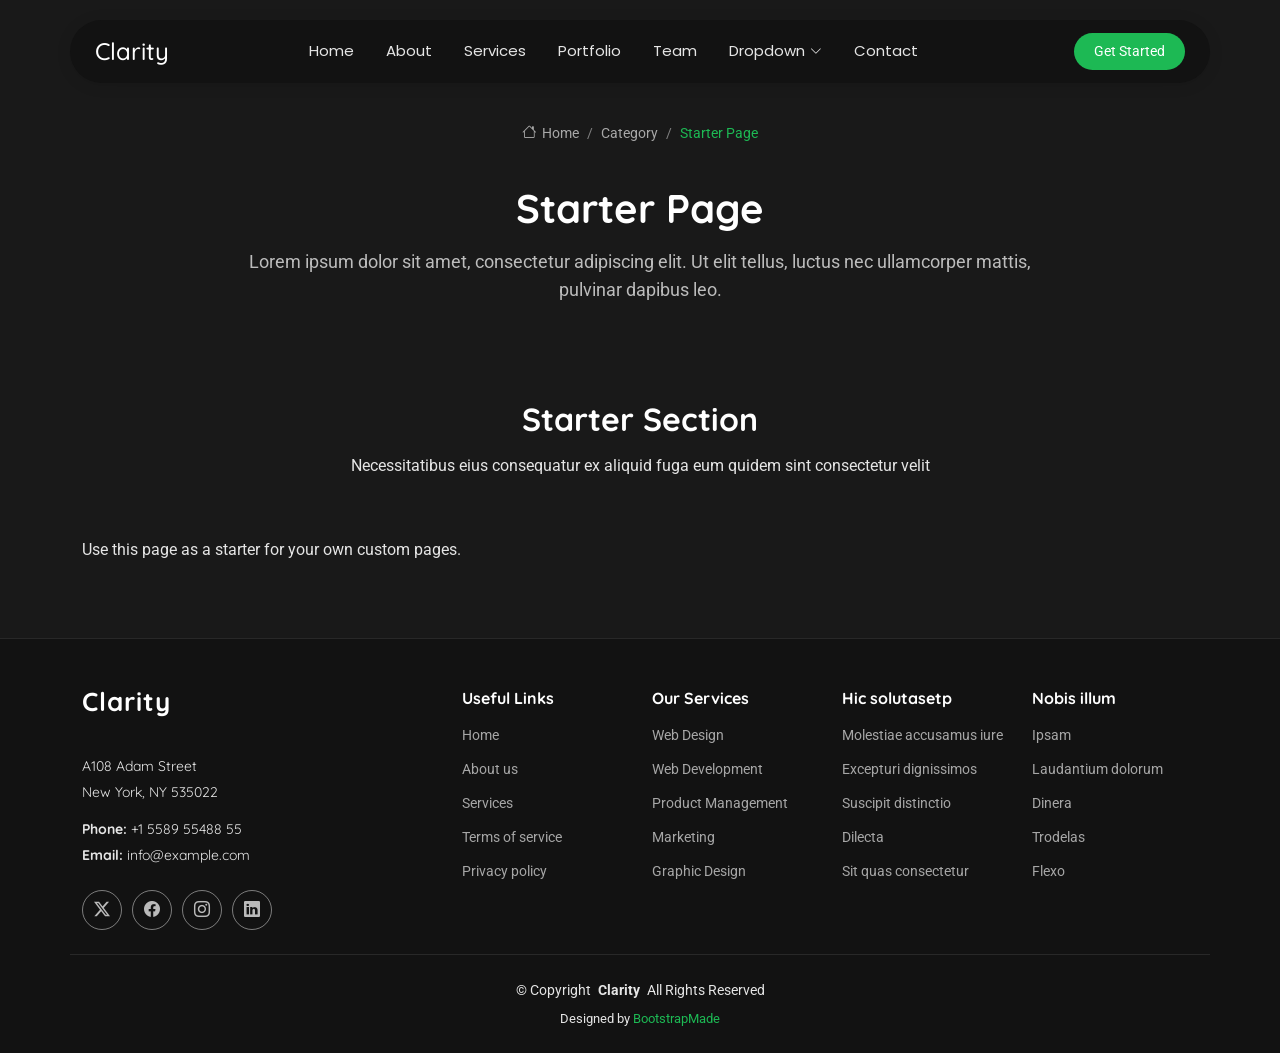
<file: starter-page.html>
<!DOCTYPE html>
<html lang="en">

<head>
  <meta charset="utf-8">
  <meta content="width=device-width, initial-scale=1.0" name="viewport">
  <title>Starter Page - Clarity Bootstrap Template</title>
  <meta name="description" content="">
  <meta name="keywords" content="">

  <!-- Favicons -->
  <link href="assets/img/favicon.png" rel="icon">
  <link href="assets/img/apple-touch-icon.png" rel="apple-touch-icon">

  <!-- Fonts -->
  <link href="https://fonts.googleapis.com" rel="preconnect">
  <link href="https://fonts.gstatic.com" rel="preconnect" crossorigin>
  <link href="https://fonts.googleapis.com/css2?family=Roboto:ital,wght@0,100;0,300;0,400;0,500;0,700;0,900;1,100;1,300;1,400;1,500;1,700;1,900&family=Poppins:ital,wght@0,100;0,200;0,300;0,400;0,500;0,600;0,700;0,800;0,900;1,100;1,200;1,300;1,400;1,500;1,600;1,700;1,800;1,900&family=Quicksand:wght@300;400;500;600;700&display=swap" rel="stylesheet">

  <!-- Vendor CSS Files -->
  <link href="assets/vendor/bootstrap/css/bootstrap.min.css" rel="stylesheet">
  <link href="assets/vendor/bootstrap-icons/bootstrap-icons.css" rel="stylesheet">
  <link href="assets/vendor/aos/aos.css" rel="stylesheet">
  <link href="assets/vendor/swiper/swiper-bundle.min.css" rel="stylesheet">
  <link href="assets/vendor/glightbox/css/glightbox.min.css" rel="stylesheet">

  <!-- Main CSS File -->
  <link href="assets/css/main.css" rel="stylesheet">

  <!-- =======================================================
  * Template Name: Clarity
  * Template URL: https://bootstrapmade.com/clarity-bootstrap-agency-template/
  * Updated: Sep 13 2025 with Bootstrap v5.3.8
  * Author: BootstrapMade.com
  * License: https://bootstrapmade.com/license/
  ======================================================== -->
</head>

<body class="starter-page-page">

  <header id="header" class="header d-flex align-items-center sticky-top">
    <div class="header-container container-fluid container-xl position-relative d-flex align-items-center justify-content-between">

      <a href="index.html" class="logo d-flex align-items-center me-auto me-xl-0">
        <!-- Uncomment the line below if you also wish to use an image logo -->
        <!-- <img src="assets/img/logo.webp" alt=""> -->
        <h1 class="sitename">Clarity</h1>
      </a>

      <nav id="navmenu" class="navmenu">
        <ul>
          <li><a href="#hero">Home</a></li>
          <li><a href="#about">About</a></li>
          <li><a href="#services">Services</a></li>
          <li><a href="#portfolio">Portfolio</a></li>
          <li><a href="#team">Team</a></li>
          <li class="dropdown"><a href="#"><span>Dropdown</span> <i class="bi bi-chevron-down toggle-dropdown"></i></a>
            <ul>
              <li><a href="#">Dropdown 1</a></li>
              <li class="dropdown"><a href="#"><span>Deep Dropdown</span> <i class="bi bi-chevron-down toggle-dropdown"></i></a>
                <ul>
                  <li><a href="#">Deep Dropdown 1</a></li>
                  <li><a href="#">Deep Dropdown 2</a></li>
                  <li><a href="#">Deep Dropdown 3</a></li>
                  <li><a href="#">Deep Dropdown 4</a></li>
                  <li><a href="#">Deep Dropdown 5</a></li>
                </ul>
              </li>
              <li><a href="#">Dropdown 2</a></li>
              <li><a href="#">Dropdown 3</a></li>
              <li><a href="#">Dropdown 4</a></li>
            </ul>
          </li>
          <li><a href="#contact">Contact</a></li>
        </ul>
        <i class="mobile-nav-toggle d-xl-none bi bi-list"></i>
      </nav>

      <a class="btn-getstarted" href="#about">Get Started</a>

    </div>
  </header>

  <main class="main">

    <!-- Page Title -->
    <div class="page-title">
      <div class="breadcrumbs">
        <nav aria-label="breadcrumb">
          <ol class="breadcrumb">
            <li class="breadcrumb-item"><a href="#"><i class="bi bi-house"></i> Home</a></li>
            <li class="breadcrumb-item"><a href="#">Category</a></li>
            <li class="breadcrumb-item active current">Starter Page</li>
          </ol>
        </nav>
      </div>

      <div class="title-wrapper">
        <h1>Starter Page</h1>
        <p>Lorem ipsum dolor sit amet, consectetur adipiscing elit. Ut elit tellus, luctus nec ullamcorper mattis, pulvinar dapibus leo.</p>
      </div>
    </div><!-- End Page Title -->

    <!-- Starter Section Section -->
    <section id="starter-section" class="starter-section section">

      <!-- Section Title -->
      <div class="container section-title" data-aos="fade-up">
        <h2>Starter Section</h2>
        <p>Necessitatibus eius consequatur ex aliquid fuga eum quidem sint consectetur velit</p>
      </div><!-- End Section Title -->

      <div class="container" data-aos="fade-up">
        <p>Use this page as a starter for your own custom pages.</p>
      </div>

    </section><!-- /Starter Section Section -->

  </main>

  <footer id="footer" class="footer position-relative dark-background">

    <div class="container footer-top">
      <div class="row gy-4">
        <div class="col-lg-4 col-md-6 footer-about">
          <a href="index.html" class="logo d-flex align-items-center">
            <span class="sitename">Clarity</span>
          </a>
          <div class="footer-contact pt-3">
            <p>A108 Adam Street</p>
            <p>New York, NY 535022</p>
            <p class="mt-3"><strong>Phone:</strong> <span>+1 5589 55488 55</span></p>
            <p><strong>Email:</strong> <span>info@example.com</span></p>
          </div>
          <div class="social-links d-flex mt-4">
            <a href=""><i class="bi bi-twitter-x"></i></a>
            <a href=""><i class="bi bi-facebook"></i></a>
            <a href=""><i class="bi bi-instagram"></i></a>
            <a href=""><i class="bi bi-linkedin"></i></a>
          </div>
        </div>

        <div class="col-lg-2 col-md-3 footer-links">
          <h4>Useful Links</h4>
          <ul>
            <li><a href="#">Home</a></li>
            <li><a href="#">About us</a></li>
            <li><a href="#">Services</a></li>
            <li><a href="#">Terms of service</a></li>
            <li><a href="#">Privacy policy</a></li>
          </ul>
        </div>

        <div class="col-lg-2 col-md-3 footer-links">
          <h4>Our Services</h4>
          <ul>
            <li><a href="#">Web Design</a></li>
            <li><a href="#">Web Development</a></li>
            <li><a href="#">Product Management</a></li>
            <li><a href="#">Marketing</a></li>
            <li><a href="#">Graphic Design</a></li>
          </ul>
        </div>

        <div class="col-lg-2 col-md-3 footer-links">
          <h4>Hic solutasetp</h4>
          <ul>
            <li><a href="#">Molestiae accusamus iure</a></li>
            <li><a href="#">Excepturi dignissimos</a></li>
            <li><a href="#">Suscipit distinctio</a></li>
            <li><a href="#">Dilecta</a></li>
            <li><a href="#">Sit quas consectetur</a></li>
          </ul>
        </div>

        <div class="col-lg-2 col-md-3 footer-links">
          <h4>Nobis illum</h4>
          <ul>
            <li><a href="#">Ipsam</a></li>
            <li><a href="#">Laudantium dolorum</a></li>
            <li><a href="#">Dinera</a></li>
            <li><a href="#">Trodelas</a></li>
            <li><a href="#">Flexo</a></li>
          </ul>
        </div>

      </div>
    </div>

    <div class="container copyright text-center mt-4">
      <p>© <span>Copyright</span> <strong class="px-1 sitename">Clarity</strong> <span>All Rights Reserved</span></p>
      <div class="credits">
        <!-- All the links in the footer should remain intact. -->
        <!-- You can delete the links only if you've purchased the pro version. -->
        <!-- Licensing information: https://bootstrapmade.com/license/ -->
        <!-- Purchase the pro version with working PHP/AJAX contact form: [buy-url] -->
        Designed by <a href="https://bootstrapmade.com/">BootstrapMade</a>
      </div>
    </div>

  </footer>

  <!-- Scroll Top -->
  <a href="#" id="scroll-top" class="scroll-top d-flex align-items-center justify-content-center"><i class="bi bi-arrow-up-short"></i></a>

  <!-- Preloader -->
  <div id="preloader"></div>

  <!-- Vendor JS Files -->
  <script src="assets/vendor/bootstrap/js/bootstrap.bundle.min.js"></script>
  <script src="assets/vendor/php-email-form/validate.js"></script>
  <script src="assets/vendor/aos/aos.js"></script>
  <script src="assets/vendor/purecounter/purecounter_vanilla.js"></script>
  <script src="assets/vendor/imagesloaded/imagesloaded.pkgd.min.js"></script>
  <script src="assets/vendor/isotope-layout/isotope.pkgd.min.js"></script>
  <script src="assets/vendor/swiper/swiper-bundle.min.js"></script>
  <script src="assets/vendor/glightbox/js/glightbox.min.js"></script>

  <!-- Main JS File -->
  <script src="assets/js/main.js"></script>

</body>

</html>
</file>
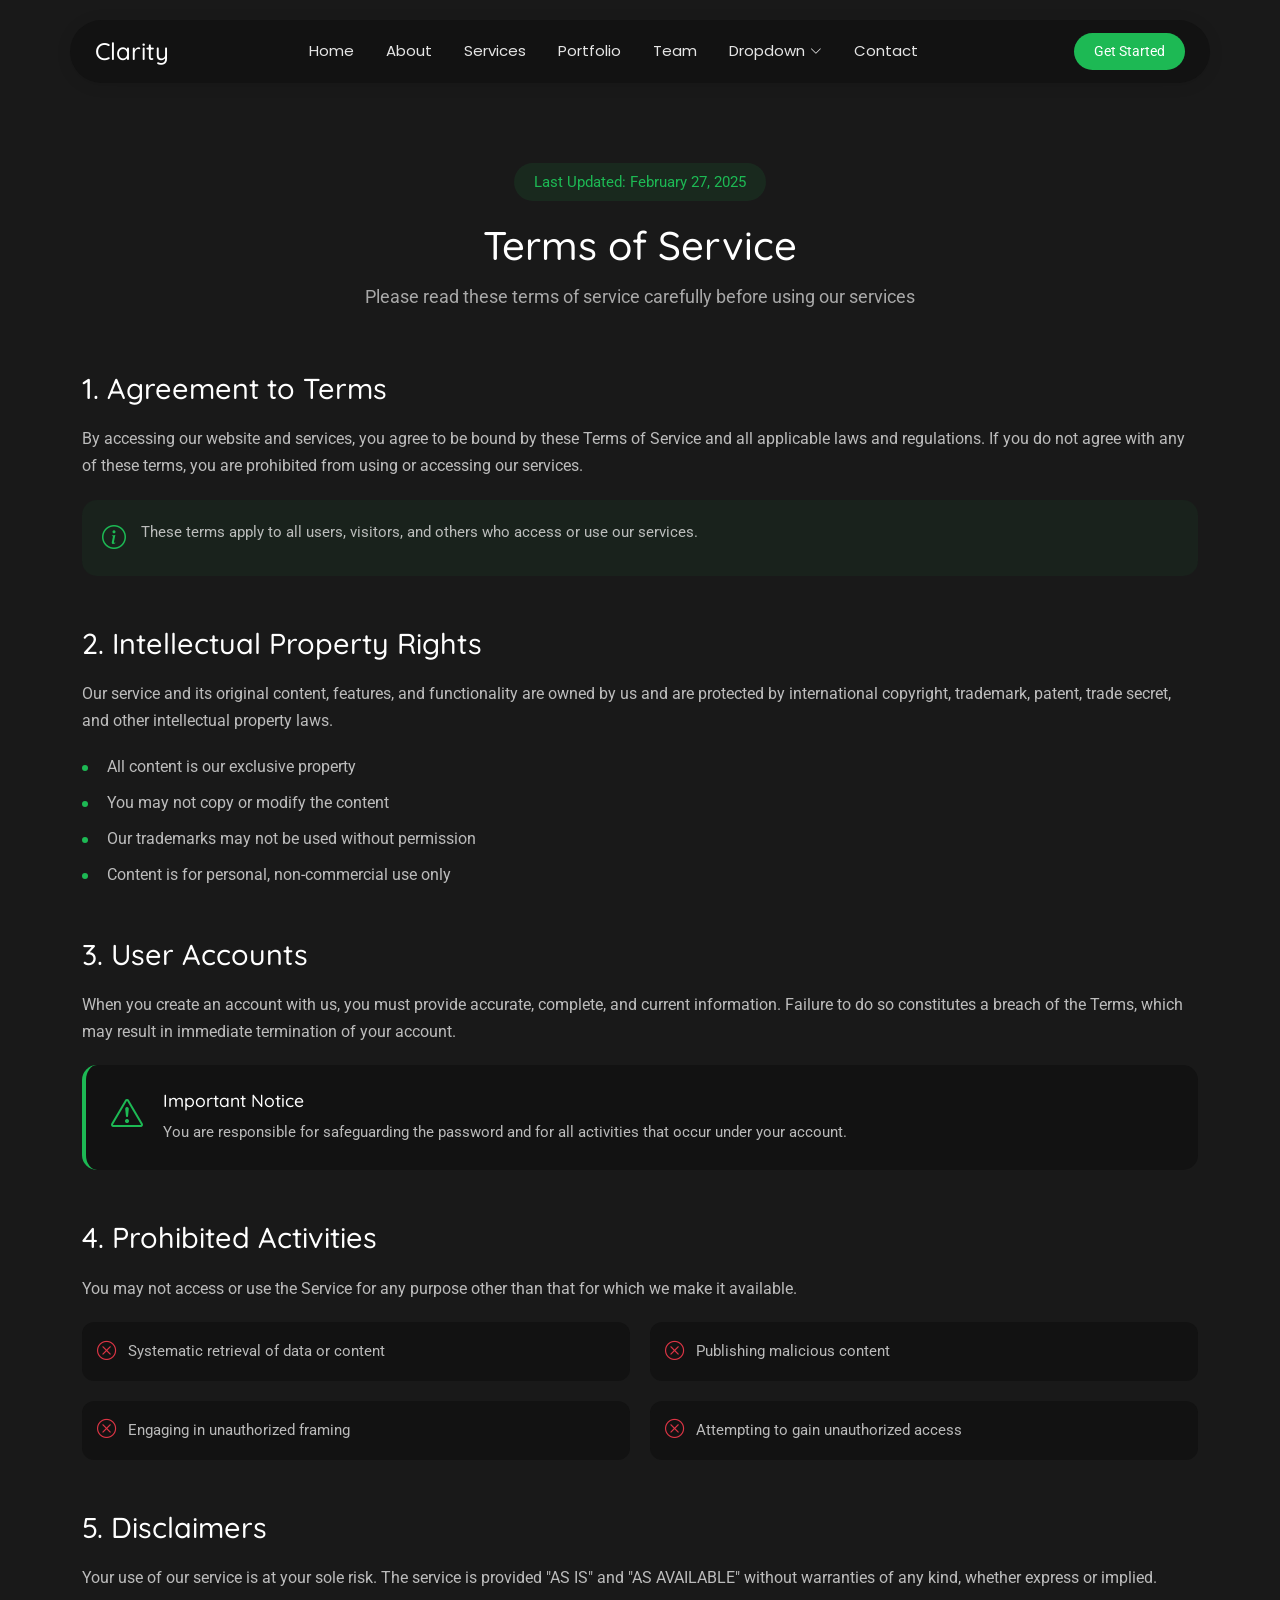
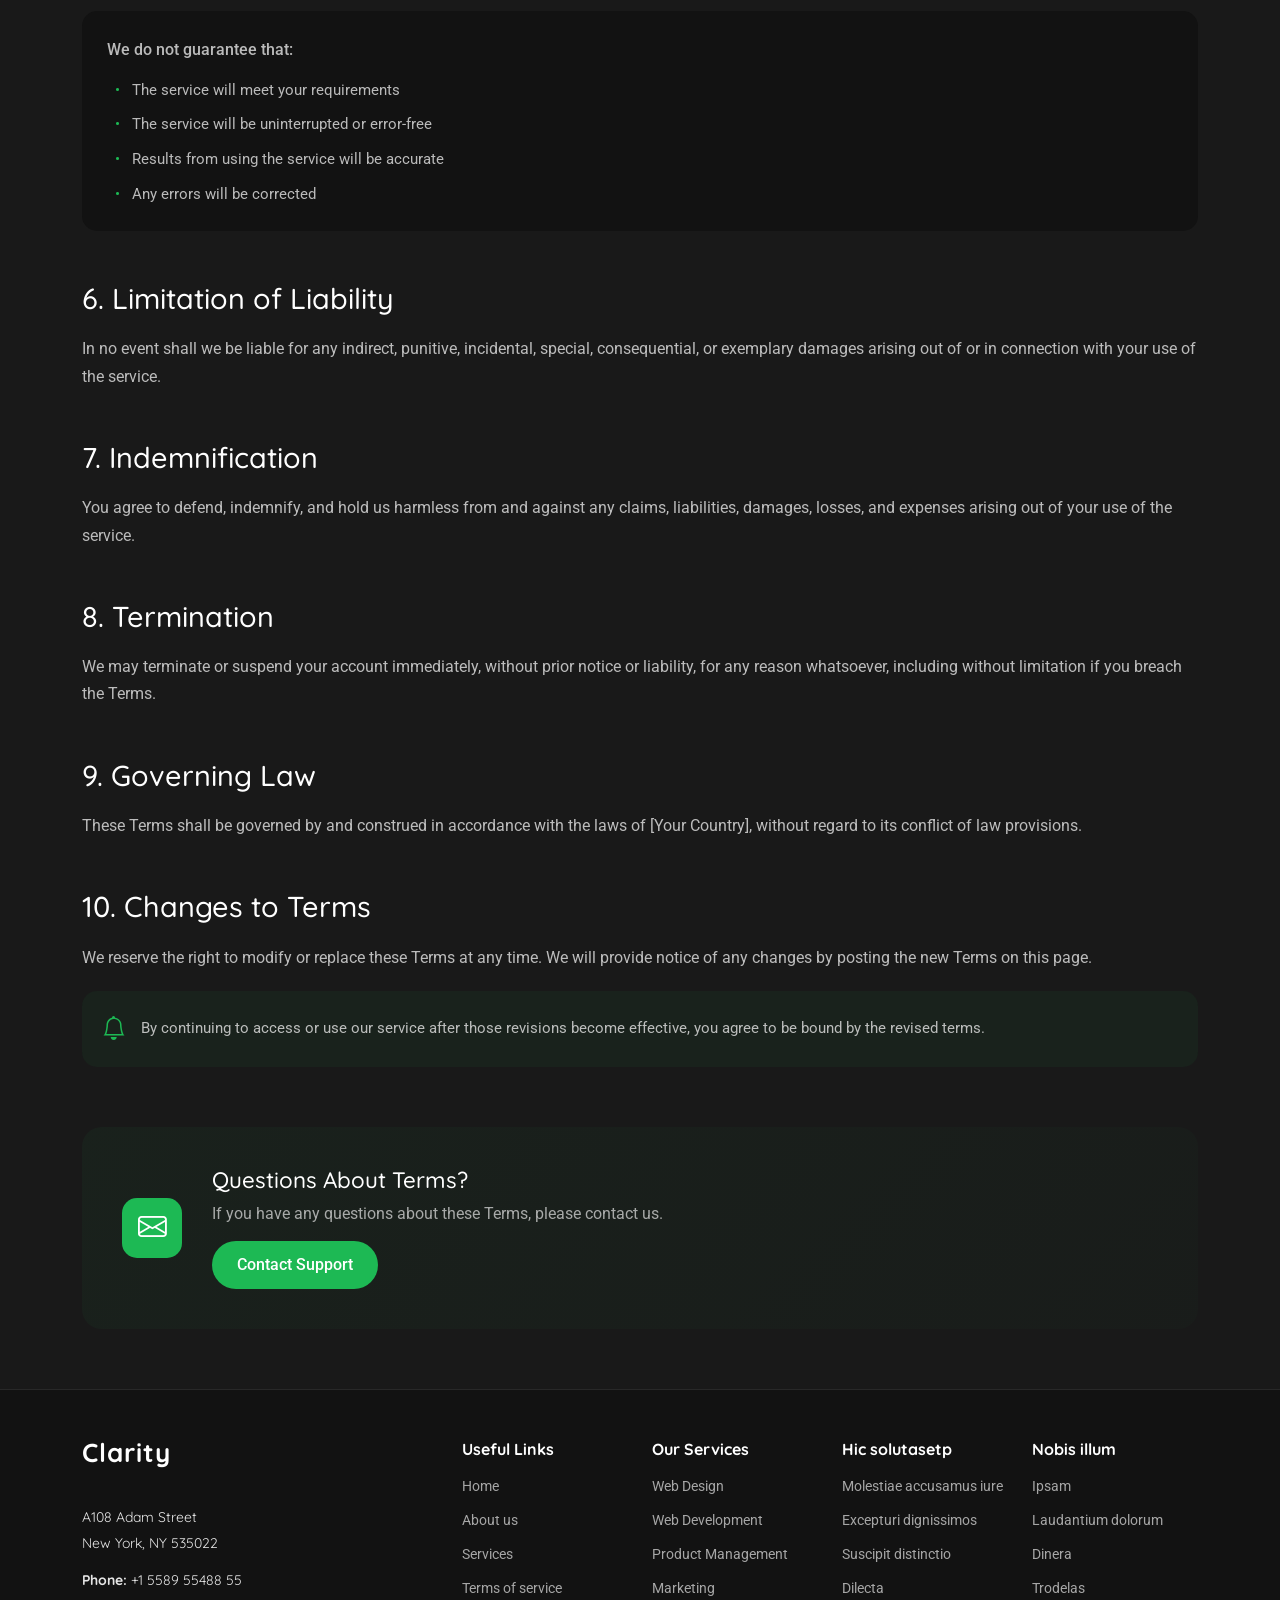
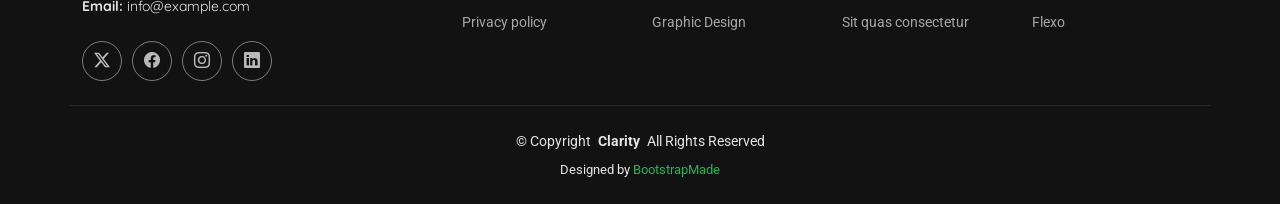
<file: terms.html>
<!DOCTYPE html>
<html lang="en">

<head>
  <meta charset="utf-8">
  <meta content="width=device-width, initial-scale=1.0" name="viewport">
  <title>Terms - Clarity Bootstrap Template</title>
  <meta name="description" content="">
  <meta name="keywords" content="">

  <!-- Favicons -->
  <link href="assets/img/favicon.png" rel="icon">
  <link href="assets/img/apple-touch-icon.png" rel="apple-touch-icon">

  <!-- Fonts -->
  <link href="https://fonts.googleapis.com" rel="preconnect">
  <link href="https://fonts.gstatic.com" rel="preconnect" crossorigin>
  <link href="https://fonts.googleapis.com/css2?family=Roboto:ital,wght@0,100;0,300;0,400;0,500;0,700;0,900;1,100;1,300;1,400;1,500;1,700;1,900&family=Poppins:ital,wght@0,100;0,200;0,300;0,400;0,500;0,600;0,700;0,800;0,900;1,100;1,200;1,300;1,400;1,500;1,600;1,700;1,800;1,900&family=Quicksand:wght@300;400;500;600;700&display=swap" rel="stylesheet">

  <!-- Vendor CSS Files -->
  <link href="assets/vendor/bootstrap/css/bootstrap.min.css" rel="stylesheet">
  <link href="assets/vendor/bootstrap-icons/bootstrap-icons.css" rel="stylesheet">
  <link href="assets/vendor/aos/aos.css" rel="stylesheet">
  <link href="assets/vendor/swiper/swiper-bundle.min.css" rel="stylesheet">
  <link href="assets/vendor/glightbox/css/glightbox.min.css" rel="stylesheet">

  <!-- Main CSS File -->
  <link href="assets/css/main.css" rel="stylesheet">

  <!-- =======================================================
  * Template Name: Clarity
  * Template URL: https://bootstrapmade.com/clarity-bootstrap-agency-template/
  * Updated: Sep 13 2025 with Bootstrap v5.3.8
  * Author: BootstrapMade.com
  * License: https://bootstrapmade.com/license/
  ======================================================== -->
</head>

<body class="terms-page">

  <header id="header" class="header d-flex align-items-center sticky-top">
    <div class="header-container container-fluid container-xl position-relative d-flex align-items-center justify-content-between">

      <a href="index.html" class="logo d-flex align-items-center me-auto me-xl-0">
        <!-- Uncomment the line below if you also wish to use an image logo -->
        <!-- <img src="assets/img/logo.webp" alt=""> -->
        <h1 class="sitename">Clarity</h1>
      </a>

      <nav id="navmenu" class="navmenu">
        <ul>
          <li><a href="#hero">Home</a></li>
          <li><a href="#about">About</a></li>
          <li><a href="#services">Services</a></li>
          <li><a href="#portfolio">Portfolio</a></li>
          <li><a href="#team">Team</a></li>
          <li class="dropdown"><a href="#"><span>Dropdown</span> <i class="bi bi-chevron-down toggle-dropdown"></i></a>
            <ul>
              <li><a href="#">Dropdown 1</a></li>
              <li class="dropdown"><a href="#"><span>Deep Dropdown</span> <i class="bi bi-chevron-down toggle-dropdown"></i></a>
                <ul>
                  <li><a href="#">Deep Dropdown 1</a></li>
                  <li><a href="#">Deep Dropdown 2</a></li>
                  <li><a href="#">Deep Dropdown 3</a></li>
                  <li><a href="#">Deep Dropdown 4</a></li>
                  <li><a href="#">Deep Dropdown 5</a></li>
                </ul>
              </li>
              <li><a href="#">Dropdown 2</a></li>
              <li><a href="#">Dropdown 3</a></li>
              <li><a href="#">Dropdown 4</a></li>
            </ul>
          </li>
          <li><a href="#contact">Contact</a></li>
        </ul>
        <i class="mobile-nav-toggle d-xl-none bi bi-list"></i>
      </nav>

      <a class="btn-getstarted" href="#about">Get Started</a>

    </div>
  </header>

  <main class="main">

    <!-- Terms Of Service Section -->
    <section id="terms-of-service" class="terms-of-service section">

      <div class="container" data-aos="fade-up">
        <!-- Page Header -->
        <div class="tos-header text-center" data-aos="fade-up">
          <span class="last-updated">Last Updated: February 27, 2025</span>
          <h2>Terms of Service</h2>
          <p>Please read these terms of service carefully before using our services</p>
        </div>

        <!-- Content -->
        <div class="tos-content" data-aos="fade-up" data-aos-delay="200">
          <!-- Agreement Section -->
          <div id="agreement" class="content-section">
            <h3>1. Agreement to Terms</h3>
            <p>By accessing our website and services, you agree to be bound by these Terms of Service and all applicable laws and regulations. If you do not agree with any of these terms, you are prohibited from using or accessing our services.</p>
            <div class="info-box">
              <i class="bi bi-info-circle"></i>
              <p>These terms apply to all users, visitors, and others who access or use our services.</p>
            </div>
          </div>

          <!-- Intellectual Property -->
          <div id="intellectual-property" class="content-section">
            <h3>2. Intellectual Property Rights</h3>
            <p>Our service and its original content, features, and functionality are owned by us and are protected by international copyright, trademark, patent, trade secret, and other intellectual property laws.</p>
            <ul class="list-items">
              <li>All content is our exclusive property</li>
              <li>You may not copy or modify the content</li>
              <li>Our trademarks may not be used without permission</li>
              <li>Content is for personal, non-commercial use only</li>
            </ul>
          </div>

          <!-- User Accounts -->
          <div id="user-accounts" class="content-section">
            <h3>3. User Accounts</h3>
            <p>When you create an account with us, you must provide accurate, complete, and current information. Failure to do so constitutes a breach of the Terms, which may result in immediate termination of your account.</p>
            <div class="alert-box">
              <i class="bi bi-exclamation-triangle"></i>
              <div class="alert-content">
                <h5>Important Notice</h5>
                <p>You are responsible for safeguarding the password and for all activities that occur under your account.</p>
              </div>
            </div>
          </div>

          <!-- Prohibited Activities -->
          <div id="prohibited" class="content-section">
            <h3>4. Prohibited Activities</h3>
            <p>You may not access or use the Service for any purpose other than that for which we make it available.</p>
            <div class="prohibited-list">
              <div class="prohibited-item">
                <i class="bi bi-x-circle"></i>
                <span>Systematic retrieval of data or content</span>
              </div>
              <div class="prohibited-item">
                <i class="bi bi-x-circle"></i>
                <span>Publishing malicious content</span>
              </div>
              <div class="prohibited-item">
                <i class="bi bi-x-circle"></i>
                <span>Engaging in unauthorized framing</span>
              </div>
              <div class="prohibited-item">
                <i class="bi bi-x-circle"></i>
                <span>Attempting to gain unauthorized access</span>
              </div>
            </div>
          </div>

          <!-- Disclaimers -->
          <div id="disclaimer" class="content-section">
            <h3>5. Disclaimers</h3>
            <p>Your use of our service is at your sole risk. The service is provided "AS IS" and "AS AVAILABLE" without warranties of any kind, whether express or implied.</p>
            <div class="disclaimer-box">
              <p>We do not guarantee that:</p>
              <ul>
                <li>The service will meet your requirements</li>
                <li>The service will be uninterrupted or error-free</li>
                <li>Results from using the service will be accurate</li>
                <li>Any errors will be corrected</li>
              </ul>
            </div>
          </div>

          <!-- Limitation of Liability -->
          <div id="limitation" class="content-section">
            <h3>6. Limitation of Liability</h3>
            <p>In no event shall we be liable for any indirect, punitive, incidental, special, consequential, or exemplary damages arising out of or in connection with your use of the service.</p>
          </div>

          <!-- Indemnification -->
          <div id="indemnification" class="content-section">
            <h3>7. Indemnification</h3>
            <p>You agree to defend, indemnify, and hold us harmless from and against any claims, liabilities, damages, losses, and expenses arising out of your use of the service.</p>
          </div>

          <!-- Termination -->
          <div id="termination" class="content-section">
            <h3>8. Termination</h3>
            <p>We may terminate or suspend your account immediately, without prior notice or liability, for any reason whatsoever, including without limitation if you breach the Terms.</p>
          </div>

          <!-- Governing Law -->
          <div id="governing-law" class="content-section">
            <h3>9. Governing Law</h3>
            <p>These Terms shall be governed by and construed in accordance with the laws of [Your Country], without regard to its conflict of law provisions.</p>
          </div>

          <!-- Changes -->
          <div id="changes" class="content-section">
            <h3>10. Changes to Terms</h3>
            <p>We reserve the right to modify or replace these Terms at any time. We will provide notice of any changes by posting the new Terms on this page.</p>
            <div class="notice-box">
              <i class="bi bi-bell"></i>
              <p>By continuing to access or use our service after those revisions become effective, you agree to be bound by the revised terms.</p>
            </div>
          </div>
        </div>

        <!-- Contact Section -->
        <div class="tos-contact" data-aos="fade-up" data-aos-delay="300">
          <div class="contact-box">
            <div class="contact-icon">
              <i class="bi bi-envelope"></i>
            </div>
            <div class="contact-content">
              <h4>Questions About Terms?</h4>
              <p>If you have any questions about these Terms, please contact us.</p>
              <a href="#" class="contact-link">Contact Support</a>
            </div>
          </div>
        </div>
      </div>

    </section><!-- /Terms Of Service Section -->

  </main>

  <footer id="footer" class="footer position-relative dark-background">

    <div class="container footer-top">
      <div class="row gy-4">
        <div class="col-lg-4 col-md-6 footer-about">
          <a href="index.html" class="logo d-flex align-items-center">
            <span class="sitename">Clarity</span>
          </a>
          <div class="footer-contact pt-3">
            <p>A108 Adam Street</p>
            <p>New York, NY 535022</p>
            <p class="mt-3"><strong>Phone:</strong> <span>+1 5589 55488 55</span></p>
            <p><strong>Email:</strong> <span>info@example.com</span></p>
          </div>
          <div class="social-links d-flex mt-4">
            <a href=""><i class="bi bi-twitter-x"></i></a>
            <a href=""><i class="bi bi-facebook"></i></a>
            <a href=""><i class="bi bi-instagram"></i></a>
            <a href=""><i class="bi bi-linkedin"></i></a>
          </div>
        </div>

        <div class="col-lg-2 col-md-3 footer-links">
          <h4>Useful Links</h4>
          <ul>
            <li><a href="#">Home</a></li>
            <li><a href="#">About us</a></li>
            <li><a href="#">Services</a></li>
            <li><a href="#">Terms of service</a></li>
            <li><a href="#">Privacy policy</a></li>
          </ul>
        </div>

        <div class="col-lg-2 col-md-3 footer-links">
          <h4>Our Services</h4>
          <ul>
            <li><a href="#">Web Design</a></li>
            <li><a href="#">Web Development</a></li>
            <li><a href="#">Product Management</a></li>
            <li><a href="#">Marketing</a></li>
            <li><a href="#">Graphic Design</a></li>
          </ul>
        </div>

        <div class="col-lg-2 col-md-3 footer-links">
          <h4>Hic solutasetp</h4>
          <ul>
            <li><a href="#">Molestiae accusamus iure</a></li>
            <li><a href="#">Excepturi dignissimos</a></li>
            <li><a href="#">Suscipit distinctio</a></li>
            <li><a href="#">Dilecta</a></li>
            <li><a href="#">Sit quas consectetur</a></li>
          </ul>
        </div>

        <div class="col-lg-2 col-md-3 footer-links">
          <h4>Nobis illum</h4>
          <ul>
            <li><a href="#">Ipsam</a></li>
            <li><a href="#">Laudantium dolorum</a></li>
            <li><a href="#">Dinera</a></li>
            <li><a href="#">Trodelas</a></li>
            <li><a href="#">Flexo</a></li>
          </ul>
        </div>

      </div>
    </div>

    <div class="container copyright text-center mt-4">
      <p>© <span>Copyright</span> <strong class="px-1 sitename">Clarity</strong> <span>All Rights Reserved</span></p>
      <div class="credits">
        <!-- All the links in the footer should remain intact. -->
        <!-- You can delete the links only if you've purchased the pro version. -->
        <!-- Licensing information: https://bootstrapmade.com/license/ -->
        <!-- Purchase the pro version with working PHP/AJAX contact form: [buy-url] -->
        Designed by <a href="https://bootstrapmade.com/">BootstrapMade</a>
      </div>
    </div>

  </footer>

  <!-- Scroll Top -->
  <a href="#" id="scroll-top" class="scroll-top d-flex align-items-center justify-content-center"><i class="bi bi-arrow-up-short"></i></a>

  <!-- Preloader -->
  <div id="preloader"></div>

  <!-- Vendor JS Files -->
  <script src="assets/vendor/bootstrap/js/bootstrap.bundle.min.js"></script>
  <script src="assets/vendor/php-email-form/validate.js"></script>
  <script src="assets/vendor/aos/aos.js"></script>
  <script src="assets/vendor/purecounter/purecounter_vanilla.js"></script>
  <script src="assets/vendor/imagesloaded/imagesloaded.pkgd.min.js"></script>
  <script src="assets/vendor/isotope-layout/isotope.pkgd.min.js"></script>
  <script src="assets/vendor/swiper/swiper-bundle.min.js"></script>
  <script src="assets/vendor/glightbox/js/glightbox.min.js"></script>

  <!-- Main JS File -->
  <script src="assets/js/main.js"></script>

</body>

</html>
</file>
<file: assets/css/main.css>
/**
* Template Name: Clarity
* Template URL: https://bootstrapmade.com/clarity-bootstrap-agency-template/
* Updated: Sep 13 2025 with Bootstrap v5.3.8
* Author: BootstrapMade.com
* License: https://bootstrapmade.com/license/
*/

@charset "UTF-8";

/*--------------------------------------------------------------
# Font & Color Variables
# Help: https://bootstrapmade.com/color-system/
--------------------------------------------------------------*/
/* Fonts */
:root {
  --default-font: "Roboto", system-ui, -apple-system, "Segoe UI", Roboto,
    "Helvetica Neue", Arial, "Noto Sans", "Liberation Sans", sans-serif,
    "Apple Color Emoji", "Segoe UI Emoji", "Segoe UI Symbol", "Noto Color Emoji";
  --heading-font: "Quicksand", sans-serif;
  --nav-font: "Poppins", sans-serif;
}

:root {
  /* Cores globais */
  --background-color: #191919; /* Fundo escuro do site */
  --default-color: #e5e5e5; /* Cor padrão do texto */
  --heading-color: #ffffff; /* Cabeçalhos e títulos */
  --accent-color: #1db954; /* Verde principal do site (CTA, links importantes) */
  --surface-color: #121212; /* Background de cards ou elementos internos */
  --contrast-color: #ffffff; /* Texto contrastante em elementos coloridos */
  --accent-light: #2ecc71; /* Verde claro para hover e destaques */
  --accent-soft: #a3f7bf; /* Verde suave para badges ou backgrounds leves */
  --complementary-color: #1a1aff; /* Azul complementar para detalhes */
}

/* Menu de Navegação */
:root {
  --nav-color: #e5e5e5;
  --nav-hover-color: #1db954;
  --nav-mobile-background-color: #121212;
  --nav-dropdown-background-color: #191919;
  --nav-dropdown-color: #e5e5e5;
  --nav-dropdown-hover-color: #1db954;
}

/* Presets de Background */
.light-background {
  --background-color: #2a2a2a;
  --surface-color: #1f1f1f;
}

.dark-background {
  --background-color: #121212;
  --default-color: #e5e5e5;
  --heading-color: #ffffff;
  --surface-color: #191919;
  --contrast-color: #ffffff;
}

/* Smooth scroll */
:root {
  scroll-behavior: smooth;
}

/*--------------------------------------------------------------
# General Styling & Shared Classes
--------------------------------------------------------------*/
body {
  color: var(--default-color);
  background-color: var(--background-color);
  font-family: var(--default-font);
}

a {
  color: var(--accent-color);
  text-decoration: none;
  transition: 0.3s;
}

a:hover {
  color: color-mix(in srgb, var(--accent-color), transparent 25%);
  text-decoration: none;
}

h1,
h2,
h3,
h4,
h5,
h6 {
  color: var(--heading-color);
  font-family: var(--heading-font);
}

/* PHP Email Form Messages
------------------------------*/
.php-email-form .error-message {
  display: none;
  background: #df1529;
  color: #ffffff;
  text-align: left;
  padding: 15px;
  margin-bottom: 24px;
  font-weight: 600;
}

.php-email-form .sent-message {
  display: none;
  color: #ffffff;
  background: #059652;
  text-align: center;
  padding: 15px;
  margin-bottom: 24px;
  font-weight: 600;
}

.php-email-form .loading {
  display: none;
  background: var(--surface-color);
  text-align: center;
  padding: 15px;
  margin-bottom: 24px;
}

.php-email-form .loading:before {
  content: "";
  display: inline-block;
  border-radius: 50%;
  width: 24px;
  height: 24px;
  margin: 0 10px -6px 0;
  border: 3px solid var(--accent-color);
  border-top-color: var(--surface-color);
  animation: php-email-form-loading 1s linear infinite;
}

@keyframes php-email-form-loading {
  0% {
    transform: rotate(0deg);
  }

  100% {
    transform: rotate(360deg);
  }
}

/*--------------------------------------------------------------
# Global Header
--------------------------------------------------------------*/
.header {
  --background-color: rgba(255, 255, 255, 0);
  --surface-color: #121212;
  color: var(--default-color);
  background-color: var(--background-color);
  padding: 20px 0;
  transition: all 0.5s;
  z-index: 997;
}

.header .header-container {
  background: var(--surface-color);
  border-radius: 50px;
  padding: 5px 25px;
  box-shadow: 0px 2px 15px rgba(0, 0, 0, 0.1);
}

.header .logo {
  line-height: 1;
}

.header .logo img {
  max-height: 36px;
  margin-right: 8px;
}

.header .logo h1 {
  font-size: 24px;
  margin: 0;
  font-weight: 500;
  color: var(--heading-color);
}

.header .btn-getstarted,
.header .btn-getstarted:focus {
  color: var(--contrast-color);
  background: var(--accent-color);
  font-size: 14px;
  padding: 8px 20px;
  margin: 0 0 0 30px;
  border-radius: 50px;
  transition: 0.3s;
}

.header .btn-getstarted:hover,
.header .btn-getstarted:focus:hover {
  color: var(--contrast-color);
  background: color-mix(in srgb, var(--accent-color), transparent 15%);
}

@media (max-width: 1200px) {
  .header {
    padding-top: 10px;
  }

  .header .header-container {
    margin-left: 10px;
    margin-right: 10px;
    padding: 10px 5px 10px 15px;
  }

  .header .logo {
    order: 1;
  }

  .header .btn-getstarted {
    order: 2;
    margin: 0 10px 0 0;
    padding: 6px 15px;
  }

  .header .navmenu {
    order: 3;
  }
}

/*--------------------------------------------------------------
# Navigation Menu
--------------------------------------------------------------*/
/* Desktop Navigation */
@media (min-width: 1200px) {
  .navmenu {
    padding: 0;
  }

  .navmenu ul {
    margin: 0;
    padding: 0;
    display: flex;
    list-style: none;
    align-items: center;
  }

  .navmenu li {
    position: relative;
  }

  .navmenu > ul > li {
    white-space: nowrap;
    padding: 15px 14px;
  }

  .navmenu > ul > li:last-child {
    padding-right: 0;
  }

  .navmenu a,
  .navmenu a:focus {
    color: var(--nav-color);
    font-size: 15px;
    padding: 0 2px;
    font-family: var(--nav-font);
    font-weight: 400;
    display: flex;
    align-items: center;
    justify-content: space-between;
    white-space: nowrap;
    transition: 0.3s;
    position: relative;
  }

  .navmenu a i,
  .navmenu a:focus i {
    font-size: 12px;
    line-height: 0;
    margin-left: 5px;
    transition: 0.3s;
  }

  .navmenu > ul > li > a:before {
    content: "";
    position: absolute;
    width: 100%;
    height: 2px;
    bottom: -6px;
    left: 0;
    background-color: var(--accent-color);
    visibility: hidden;
    width: 0px;
    transition: all 0.3s ease-in-out 0s;
  }

  .navmenu a:hover:before,
  .navmenu li:hover > a:before,
  .navmenu .active:before {
    visibility: visible;
    width: 100%;
  }

  .navmenu li:hover > a,
  .navmenu .active,
  .navmenu .active:focus {
    color: var(--nav-hover-color);
  }

  .navmenu .dropdown ul {
    margin: 0;
    padding: 10px 0;
    background: var(--nav-dropdown-background-color);
    display: block;
    position: absolute;
    visibility: hidden;
    left: 14px;
    top: 130%;
    opacity: 0;
    transition: 0.3s;
    border-radius: 4px;
    z-index: 99;
    box-shadow: 0px 0px 30px rgba(0, 0, 0, 0.1);
  }

  .navmenu .dropdown ul li {
    min-width: 200px;
  }

  .navmenu .dropdown ul a {
    padding: 10px 20px;
    font-size: 15px;
    text-transform: none;
    color: var(--nav-dropdown-color);
  }

  .navmenu .dropdown ul a i {
    font-size: 12px;
  }

  .navmenu .dropdown ul a:hover,
  .navmenu .dropdown ul .active:hover,
  .navmenu .dropdown ul li:hover > a {
    color: var(--nav-dropdown-hover-color);
  }

  .navmenu .dropdown:hover > ul {
    opacity: 1;
    top: 100%;
    visibility: visible;
  }

  .navmenu .dropdown .dropdown ul {
    top: 0;
    left: -90%;
    visibility: hidden;
  }

  .navmenu .dropdown .dropdown:hover > ul {
    opacity: 1;
    top: 0;
    left: -100%;
    visibility: visible;
  }
}

/* Mobile Navigation */
@media (max-width: 1199px) {
  .mobile-nav-toggle {
    color: var(--nav-color);
    font-size: 28px;
    line-height: 0;
    margin-right: 10px;
    cursor: pointer;
    transition: color 0.3s;
  }

  .navmenu {
    padding: 0;
    z-index: 9997;
  }

  .navmenu ul {
    display: none;
    list-style: none;
    position: absolute;
    inset: 60px 20px 20px 20px;
    padding: 10px 0;
    margin: 0;
    border-radius: 6px;
    background-color: var(--nav-mobile-background-color);
    border: 1px solid color-mix(in srgb, var(--default-color), transparent 90%);
    box-shadow: none;
    overflow-y: auto;
    transition: 0.3s;
    z-index: 9998;
  }

  .navmenu a,
  .navmenu a:focus {
    color: var(--nav-dropdown-color);
    padding: 10px 20px;
    font-family: var(--nav-font);
    font-size: 17px;
    font-weight: 500;
    display: flex;
    align-items: center;
    justify-content: space-between;
    white-space: nowrap;
    transition: 0.3s;
  }

  .navmenu a i,
  .navmenu a:focus i {
    font-size: 12px;
    line-height: 0;
    margin-left: 5px;
    width: 30px;
    height: 30px;
    display: flex;
    align-items: center;
    justify-content: center;
    border-radius: 50%;
    transition: 0.3s;
    background-color: color-mix(in srgb, var(--accent-color), transparent 90%);
  }

  .navmenu a i:hover,
  .navmenu a:focus i:hover {
    background-color: var(--accent-color);
    color: var(--contrast-color);
  }

  .navmenu a:hover,
  .navmenu .active,
  .navmenu .active:focus {
    color: var(--nav-dropdown-hover-color);
  }

  .navmenu .active i,
  .navmenu .active:focus i {
    background-color: var(--accent-color);
    color: var(--contrast-color);
    transform: rotate(180deg);
  }

  .navmenu .dropdown ul {
    position: static;
    display: none;
    z-index: 99;
    padding: 10px 0;
    margin: 10px 20px;
    background-color: var(--nav-dropdown-background-color);
    transition: all 0.5s ease-in-out;
  }

  .navmenu .dropdown ul ul {
    background-color: rgba(33, 37, 41, 0.1);
  }

  .navmenu .dropdown > .dropdown-active {
    display: block;
    background-color: rgba(33, 37, 41, 0.03);
  }

  .mobile-nav-active {
    overflow: hidden;
  }

  .mobile-nav-active .mobile-nav-toggle {
    color: #fff;
    position: absolute;
    font-size: 32px;
    top: 15px;
    right: 15px;
    margin-right: 0;
    z-index: 9999;
  }

  .mobile-nav-active .navmenu {
    position: fixed;
    overflow: hidden;
    inset: 0;
    background: rgba(33, 37, 41, 0.8);
    transition: 0.3s;
  }

  .mobile-nav-active .navmenu > ul {
    display: block;
  }
}

/*--------------------------------------------------------------
# Global Footer
--------------------------------------------------------------*/
.footer {
  color: var(--default-color);
  background-color: var(--background-color);
  font-size: 14px;
  position: relative;
  border-top: 1px solid
    color-mix(in srgb, var(--default-color), transparent 90%);
}

.footer .footer-top {
  padding-top: 50px;
}

.footer .footer-about .logo {
  line-height: 1;
  margin-bottom: 25px;
}

.footer .footer-about .logo img {
  max-height: 40px;
  margin-right: 6px;
}

.footer .footer-about .logo span {
  color: var(--heading-color);
  font-family: var(--heading-font);
  font-size: 26px;
  font-weight: 700;
  letter-spacing: 1px;
}

.footer .footer-about p {
  font-size: 14px;
  font-family: var(--heading-font);
}

.footer .social-links a {
  display: flex;
  align-items: center;
  justify-content: center;
  width: 40px;
  height: 40px;
  border-radius: 50%;
  border: 1px solid color-mix(in srgb, var(--default-color), transparent 50%);
  font-size: 16px;
  color: color-mix(in srgb, var(--default-color), transparent 20%);
  margin-right: 10px;
  transition: 0.3s;
}

.footer .social-links a:hover {
  color: var(--accent-color);
  border-color: var(--accent-color);
}

.footer h4 {
  font-size: 16px;
  font-weight: bold;
  position: relative;
  padding-bottom: 12px;
}

.footer .footer-links {
  margin-bottom: 30px;
}

.footer .footer-links ul {
  list-style: none;
  padding: 0;
  margin: 0;
}

.footer .footer-links ul i {
  padding-right: 2px;
  font-size: 12px;
  line-height: 0;
}

.footer .footer-links ul li {
  padding: 10px 0;
  display: flex;
  align-items: center;
}

.footer .footer-links ul li:first-child {
  padding-top: 0;
}

.footer .footer-links ul a {
  color: color-mix(in srgb, var(--default-color), transparent 30%);
  display: inline-block;
  line-height: 1;
}

.footer .footer-links ul a:hover {
  color: var(--accent-color);
}

.footer .footer-contact p {
  margin-bottom: 5px;
}

.footer .copyright {
  padding: 25px 0;
  border-top: 1px solid
    color-mix(in srgb, var(--default-color), transparent 90%);
}

.footer .copyright p {
  margin-bottom: 0;
}

.footer .credits {
  margin-top: 8px;
  font-size: 13px;
}

/*--------------------------------------------------------------
# Preloader
--------------------------------------------------------------*/
#preloader {
  position: fixed;
  inset: 0;
  z-index: 999999;
  overflow: hidden;
  background: var(--background-color);
  transition: all 0.6s ease-out;
}

#preloader:before {
  content: "";
  position: fixed;
  top: calc(50% - 30px);
  right: calc(50% - 30px);
  border: 6px solid #ffffff;
  border-color: var(--accent-color) transparent var(--accent-color) transparent;
  border-radius: 50%;
  width: 60px;
  height: 60px;
  animation: animate-preloader 1.5s linear infinite;
}

@keyframes animate-preloader {
  0% {
    transform: rotate(0deg);
  }

  100% {
    transform: rotate(360deg);
  }
}

/*--------------------------------------------------------------
# Scroll Top Button
--------------------------------------------------------------*/
.scroll-top {
  position: fixed;
  visibility: hidden;
  opacity: 0;
  left: 15px;
  bottom: -15px;
  z-index: 99999;
  background-color: var(--accent-color);
  width: 44px;
  height: 44px;
  border-radius: 50px;
  transition: all 0.4s;
}

.scroll-top i {
  font-size: 24px;
  color: var(--contrast-color);
  line-height: 0;
}

.scroll-top:hover {
  background-color: color-mix(in srgb, var(--accent-color), transparent 20%);
  color: var(--contrast-color);
}

.scroll-top.active {
  visibility: visible;
  opacity: 1;
  bottom: 15px;
}

/*--------------------------------------------------------------
# Disable aos animation delay on mobile devices
--------------------------------------------------------------*/
@media screen and (max-width: 768px) {
  [data-aos-delay] {
    transition-delay: 0 !important;
  }
}

/*--------------------------------------------------------------
# Global Page Titles & Breadcrumbs
--------------------------------------------------------------*/
.page-title {
  text-align: center;
  padding: 20px 0;
}

.page-title .breadcrumbs {
  margin-bottom: 1.5rem;
}

.page-title .breadcrumbs .breadcrumb {
  justify-content: center;
  margin: 0;
  padding: 0;
  background: none;
}

.page-title .breadcrumbs .breadcrumb .breadcrumb-item {
  font-size: 0.9rem;
  color: color-mix(in srgb, var(--default-color), transparent 30%);
}

.page-title .breadcrumbs .breadcrumb .breadcrumb-item.active {
  color: var(--accent-color);
}

.page-title .breadcrumbs .breadcrumb .breadcrumb-item a {
  color: inherit;
  text-decoration: none;
  transition: color 0.3s ease;
}

.page-title .breadcrumbs .breadcrumb .breadcrumb-item a:hover {
  color: var(--accent-color);
}

.page-title .breadcrumbs .breadcrumb .breadcrumb-item a i {
  font-size: 0.9rem;
  margin-right: 0.2rem;
}

.page-title
  .breadcrumbs
  .breadcrumb
  .breadcrumb-item
  + .breadcrumb-item::before {
  color: color-mix(in srgb, var(--default-color), transparent 50%);
}

.page-title .title-wrapper {
  max-width: 800px;
  margin: 0 auto;
  padding: 1rem 0;
}

.page-title .title-wrapper h1 {
  font-size: 2.5rem;
  margin-bottom: 1rem;
  font-weight: 700;
  color: var(--heading-color);
}

.page-title .title-wrapper p {
  font-size: 1.1rem;
  color: color-mix(in srgb, var(--default-color), transparent 20%);
  margin: 0;
  line-height: 1.6;
}

@media (max-width: 768px) {
  .page-title .title-wrapper h1 {
    font-size: 2rem;
  }

  .page-title .title-wrapper p {
    font-size: 1rem;
  }
}

@media (max-width: 576px) {
  .page-title .title-wrapper h1 {
    font-size: 1.75rem;
  }
}

/*--------------------------------------------------------------
# Global Sections
--------------------------------------------------------------*/
section,
.section {
  color: var(--default-color);
  background-color: var(--background-color);
  padding: 60px 0;
  scroll-margin-top: 90px;
  overflow: clip;
}

@media (max-width: 1199px) {
  section,
  .section {
    scroll-margin-top: 66px;
  }
}

/*--------------------------------------------------------------
# Global Section Titles
--------------------------------------------------------------*/
.section-title {
  text-align: center;
  padding-bottom: 60px;
  position: relative;
}

.section-title h2 {
  font-size: 32px;
  font-weight: 700;
  margin-bottom: 15px;
}

.section-title p {
  margin-bottom: 0;
}

/*--------------------------------------------------------------
# Hero Section
--------------------------------------------------------------*/
.hero {
  position: relative;
  overflow: hidden;
  background: linear-gradient(
    135deg,
    var(--background-color) 0%,
    color-mix(in srgb, var(--accent-color), transparent 95%) 100%
  );
  padding: 120px 0;
}

.hero .hero-content h1 {
  font-size: 3.5rem;
  font-weight: 700;
  line-height: 1.2;
  margin-bottom: 1.5rem;
}

@media (max-width: 768px) {
  .hero .hero-content h1 {
    font-size: 2.5rem;
  }
}

.hero .hero-content p {
  font-size: 1.2rem;
  color: color-mix(in srgb, var(--default-color), transparent 20%);
  margin-bottom: 2rem;
  line-height: 1.6;
}

.hero .hero-buttons {
  display: flex;
  gap: 1rem;
  margin-bottom: 3rem;
  flex-wrap: wrap;
}

.hero .hero-buttons .btn {
  padding: 15px 30px;
  font-weight: 600;
  border-radius: 50px;
  text-decoration: none;
  transition: all 0.3s ease;
  font-size: 1rem;
}

.hero .hero-buttons .btn.btn-primary {
  background: var(--accent-color);
  color: var(--contrast-color);
  border: 2px solid var(--accent-color);
}

.hero .hero-buttons .btn.btn-primary:hover {
  background: color-mix(in srgb, var(--accent-color), black 10%);
  border-color: color-mix(in srgb, var(--accent-color), black 10%);
  transform: translateY(-2px);
}

.hero .hero-buttons .btn.btn-outline {
  background: transparent;
  color: var(--accent-color);
  border: 2px solid var(--accent-color);
}

.hero .hero-buttons .btn.btn-outline:hover {
  background: var(--accent-color);
  color: var(--contrast-color);
  transform: translateY(-2px);
}

.hero .hero-stats {
  display: flex;
  gap: 2rem;
  flex-wrap: wrap;
}

.hero .hero-stats .stat-item {
  text-align: center;
}

.hero .hero-stats .stat-item .stat-number {
  display: block;
  font-size: 2rem;
  font-weight: 700;
  color: var(--accent-color);
  line-height: 1;
}

.hero .hero-stats .stat-item .stat-label {
  display: block;
  font-size: 0.9rem;
  color: color-mix(in srgb, var(--default-color), transparent 30%);
  margin-top: 0.5rem;
}

@media (max-width: 768px) {
  .hero .hero-stats {
    justify-content: center;
    gap: 1.5rem;
  }
}

.hero .hero-visual {
  position: relative;
}

.hero .hero-visual .hero-image {
  position: relative;
  z-index: 2;
}

.hero .hero-visual .hero-image img {
  border-radius: 20px;
}

.hero .hero-bg-elements {
  position: absolute;
  top: 0;
  left: 0;
  right: 0;
  bottom: 0;
  z-index: 1;
  pointer-events: none;
}

.hero .hero-bg-elements .bg-shape {
  position: absolute;
  border-radius: 50%;
  background: linear-gradient(
    135deg,
    color-mix(in srgb, var(--accent-color), transparent 90%),
    color-mix(in srgb, var(--accent-color), transparent 95%)
  );
}

.hero .hero-bg-elements .bg-shape.shape-1 {
  width: 300px;
  height: 300px;
  top: -150px;
  right: -150px;
  animation: rotate 20s linear infinite;
}

.hero .hero-bg-elements .bg-shape.shape-2 {
  width: 200px;
  height: 200px;
  bottom: -100px;
  left: -100px;
  animation: rotate 15s linear infinite reverse;
}

.hero .hero-bg-elements .bg-particles {
  position: absolute;
  top: 0;
  left: 0;
  right: 0;
  bottom: 0;
  background-image: radial-gradient(
    circle,
    color-mix(in srgb, var(--accent-color), transparent 85%) 1px,
    transparent 1px
  );
  background-size: 50px 50px;
  animation: moveParticles 30s linear infinite;
}

@keyframes float {
  0%,
  100% {
    transform: translateY(0px);
  }

  50% {
    transform: translateY(-20px);
  }
}

@keyframes rotate {
  from {
    transform: rotate(0deg);
  }

  to {
    transform: rotate(360deg);
  }
}

@keyframes moveParticles {
  0% {
    transform: translate(0, 0);
  }

  100% {
    transform: translate(50px, 50px);
  }
}

@media (max-width: 992px) {
  .hero .hero-content {
    text-align: center;
    margin-bottom: 3rem;
  }
}

@media (max-width: 768px) {
  .hero .hero-buttons {
    justify-content: center;
  }

  .hero .hero-stats .stat-item .stat-number {
    font-size: 1.5rem;
  }
}

/*--------------------------------------------------------------
# About Section
--------------------------------------------------------------*/
.about .content .subtitle {
  color: var(--accent-color);
  font-weight: 700;
  font-size: 0.875rem;
  text-transform: uppercase;
  margin-bottom: 1rem;
}

.about .content h2 {
  font-size: 2.25rem;
  font-weight: 700;
  margin-bottom: 1rem;
}

.about .content p {
  color: color-mix(in srgb, var(--default-color), transparent 30%);
  margin-bottom: 2rem;
}

.about .content .features-list {
  list-style: none;
  padding: 0;
  margin-bottom: 2.5rem;
}

.about .content .features-list li {
  display: flex;
  align-items: center;
  padding-bottom: 1rem;
  font-weight: 500;
}

.about .content .features-list li i {
  font-size: 1.25rem;
  color: var(--accent-color);
  margin-right: 0.75rem;
}

.about .content .btn-primary {
  background-color: var(--accent-color);
  border-color: var(--accent-color);
  color: var(--contrast-color);
  padding: 0.75rem 2.5rem;
  border-radius: 50px;
  font-weight: 600;
  transition: all 0.3s ease;
}

.about .content .btn-primary:hover {
  background-color: color-mix(in srgb, var(--accent-color), black 10%);
  border-color: color-mix(in srgb, var(--accent-color), black 10%);
  transform: translateY(-2px);
}

.about .image-composition {
  position: relative;
  padding: 2rem;
}

@media (max-width: 768px) {
  .about .image-composition {
    padding: 1rem;
  }
}

.about .image-composition .image-main {
  position: relative;
  z-index: 2;
}

.about .image-composition .image-main img {
  border-radius: 8px;
  box-shadow: 0 15px 40px
    color-mix(in srgb, var(--default-color), transparent 85%);
  border: 5px solid color-mix(in srgb, var(--default-color), transparent 70%);
}

.about .image-composition .image-secondary {
  position: absolute;
  bottom: 0;
  left: 0;
  width: 45%;
  z-index: 3;
}

.about .image-composition .image-secondary img {
  border-radius: 8px;
  border: 5px solid color-mix(in srgb, var(--default-color), transparent 70%);
  box-shadow: 0 10px 30px
    color-mix(in srgb, var(--default-color), transparent 80%);
}

.about .image-composition .stats-card {
  position: absolute;
  top: 0;
  right: 0;
  z-index: 4;
  background: var(--surface-color);
  padding: 1.5rem;
  border-radius: 8px;
  box-shadow: 0 10px 30px
    color-mix(in srgb, var(--default-color), transparent 90%);
  display: flex;
  gap: 2rem;
}

@media (max-width: 576px) {
  .about .image-composition .stats-card {
    padding: 1rem;
    gap: 1rem;
    flex-direction: column;
  }
}

.about .image-composition .stats-card .stats-item {
  text-align: center;
}

.about .image-composition .stats-card .stats-item h3 {
  font-size: 2.5rem;
  font-weight: 700;
  color: var(--accent-color);
  margin: 0;
  line-height: 1;
}

@media (max-width: 992px) {
  .about .image-composition .stats-card .stats-item h3 {
    font-size: 2rem;
  }
}

.about .image-composition .stats-card .stats-item p {
  margin: 0;
  font-size: 0.8rem;
  color: color-mix(in srgb, var(--default-color), transparent 40%);
  font-weight: 500;
  margin-top: 0.5rem;
}

.about .image-composition::before {
  content: "";
  position: absolute;
  top: 50%;
  left: 50%;
  transform: translate(-50%, -50%);
  width: 90%;
  height: 90%;
  background-color: color-mix(in srgb, var(--accent-color), transparent 95%);
  border-radius: 12px;
  z-index: 1;
}

/*--------------------------------------------------------------
# Services Section
--------------------------------------------------------------*/
.services .service-card {
  background: var(--surface-color);
  border-radius: 20px;
  padding: 40px 30px;
  text-align: center;
  position: relative;
  height: 100%;
  box-shadow: 0 10px 30px rgba(0, 0, 0, 0.05);
  border: 1px solid color-mix(in srgb, var(--default-color), transparent 92%);
  transition: all 0.3s ease;
}

.services .service-card:hover {
  transform: translateY(-8px);
  box-shadow: 0 20px 40px rgba(0, 0, 0, 0.1);
  border-color: color-mix(in srgb, var(--accent-color), transparent 70%);
}

.services .service-card:hover .service-icon {
  transform: scale(1.1);
}

.services .service-card:hover .service-link {
  opacity: 1;
  transform: translateY(0);
}

.services .service-icon {
  width: 80px;
  height: 80px;
  margin: 0 auto 25px;
  background: linear-gradient(
    135deg,
    var(--accent-color),
    color-mix(in srgb, var(--accent-color), #8b5cf6 30%)
  );
  border-radius: 20px;
  display: flex;
  align-items: center;
  justify-content: center;
  transition: all 0.3s ease;
}

.services .service-icon i {
  font-size: 36px;
  color: var(--contrast-color);
}

.services .service-badge {
  position: absolute;
  top: -10px;
  right: 20px;
  background: linear-gradient(135deg, #ff6b6b, #ff8e53);
  color: var(--contrast-color);
  padding: 6px 16px;
  border-radius: 20px;
  font-size: 12px;
  font-weight: 600;
  letter-spacing: 0.5px;
  text-transform: uppercase;
  box-shadow: 0 4px 15px rgba(255, 107, 107, 0.3);
}

.services h4 {
  margin-bottom: 15px;
  font-size: 22px;
  font-weight: 700;
}

.services h4 a {
  color: var(--heading-color);
  text-decoration: none;
  transition: color 0.3s ease;
}

.services h4 a:hover {
  color: var(--accent-color);
}

.services p {
  color: color-mix(in srgb, var(--default-color), transparent 30%);
  line-height: 1.6;
  margin-bottom: 25px;
  font-size: 15px;
}

.services .service-link {
  display: inline-flex;
  align-items: center;
  gap: 8px;
  color: var(--accent-color);
  font-weight: 600;
  text-decoration: none;
  opacity: 0.7;
  transform: translateY(5px);
  transition: all 0.3s ease;
  font-size: 14px;
}

.services .service-link i {
  font-size: 16px;
  transition: transform 0.3s ease;
}

.services .service-link:hover {
  color: var(--accent-color);
}

.services .service-link:hover i {
  transform: translateX(4px);
}

.services .services-cta {
  background: linear-gradient(
    135deg,
    var(--surface-color),
    color-mix(in srgb, var(--surface-color), var(--accent-color) 3%)
  );
  border-radius: 24px;
  padding: 50px 40px;
  border: 1px solid color-mix(in srgb, var(--accent-color), transparent 85%);
}

.services .services-cta h3 {
  font-size: 28px;
  font-weight: 700;
  margin-bottom: 15px;
  color: var(--heading-color);
}

.services .services-cta p {
  font-size: 16px;
  color: color-mix(in srgb, var(--default-color), transparent 30%);
  margin-bottom: 30px;
  max-width: 500px;
  margin-left: auto;
  margin-right: auto;
}

.services .services-cta .btn {
  background: linear-gradient(
    135deg,
    var(--accent-color),
    color-mix(in srgb, var(--accent-color), #8b5cf6 30%)
  );
  border: none;
  border-radius: 50px;
  padding: 14px 32px;
  font-weight: 600;
  font-size: 16px;
  color: var(--contrast-color);
  text-decoration: none;
  display: inline-block;
  transition: all 0.3s ease;
  box-shadow: 0 8px 25px rgba(54, 144, 231, 0.3);
}

.services .services-cta .btn:hover {
  transform: translateY(-2px);
  box-shadow: 0 12px 35px rgba(54, 144, 231, 0.4);
  color: var(--contrast-color);
}

@media (max-width: 768px) {
  .services .services-cta {
    padding: 40px 30px;
  }

  .services .services-cta h3 {
    font-size: 24px;
  }

  .services .services-cta p {
    font-size: 15px;
  }
}

@media (max-width: 768px) {
  .services .service-card {
    padding: 30px 25px;
    margin-bottom: 20px;
  }

  .services .service-icon {
    width: 70px;
    height: 70px;
    margin-bottom: 20px;
  }

  .services .service-icon i {
    font-size: 32px;
  }

  .services h4 {
    font-size: 20px;
  }

  .services p {
    font-size: 14px;
  }
}

/*--------------------------------------------------------------
# Portfolio Section
--------------------------------------------------------------*/
.portfolio .portfolio-filters {
  display: flex;
  justify-content: center;
  flex-wrap: wrap;
  gap: 8px;
  margin-bottom: 40px;
  padding: 0;
  list-style: none;
}

@media (max-width: 768px) {
  .portfolio .portfolio-filters {
    gap: 6px;
    margin-bottom: 30px;
  }
}

.portfolio .portfolio-filters li {
  padding: 12px 24px;
  font-size: 0.875rem;
  font-weight: 500;
  border-radius: 50px;
  cursor: pointer;
  transition: all 0.3s cubic-bezier(0.4, 0, 0.2, 1);
  background-color: var(--surface-color);
  color: var(--default-color);
  border: 1px solid color-mix(in srgb, var(--default-color), transparent 85%);
  position: relative;
  overflow: hidden;
}

@media (max-width: 768px) {
  .portfolio .portfolio-filters li {
    padding: 10px 18px;
    font-size: 0.8rem;
  }
}

.portfolio .portfolio-filters li::before {
  content: "";
  position: absolute;
  top: 0;
  left: -100%;
  width: 100%;
  height: 100%;
  background: linear-gradient(
    90deg,
    transparent,
    rgba(255, 255, 255, 0.4),
    transparent
  );
  transition: left 0.5s;
}

.portfolio .portfolio-filters li:hover {
  transform: translateY(-2px);
  box-shadow: 0 8px 25px
    color-mix(in srgb, var(--accent-color), transparent 85%);
  border-color: var(--accent-color);
}

.portfolio .portfolio-filters li:hover::before {
  left: 100%;
}

.portfolio .portfolio-filters li.filter-active {
  background: linear-gradient(
    135deg,
    var(--accent-color),
    color-mix(in srgb, var(--accent-color), #4338ca 20%)
  );
  color: var(--contrast-color);
  border-color: var(--accent-color);
  box-shadow: 0 8px 30px
    color-mix(in srgb, var(--accent-color), transparent 70%);
}

.portfolio .portfolio-wrapper {
  background-color: var(--surface-color);
  border-radius: 20px;
  overflow: hidden;
  box-shadow: 0 4px 20px
    color-mix(in srgb, var(--default-color), transparent 92%);
  margin-bottom: 30px;
  transition: all 0.4s cubic-bezier(0.4, 0, 0.2, 1);
  border: 1px solid color-mix(in srgb, var(--default-color), transparent 92%);
}

.portfolio .portfolio-wrapper:hover {
  transform: translateY(-8px);
  box-shadow: 0 20px 40px
    color-mix(in srgb, var(--default-color), transparent 85%);
  border-color: color-mix(in srgb, var(--accent-color), transparent 80%);
}

.portfolio .portfolio-wrapper:hover .portfolio-image img {
  transform: scale(1.05);
}

.portfolio .portfolio-wrapper:hover .portfolio-image .portfolio-hover {
  opacity: 1;
  visibility: visible;
}

.portfolio .portfolio-wrapper .portfolio-image {
  position: relative;
  overflow: hidden;
  height: 240px;
}

.portfolio .portfolio-wrapper .portfolio-image img {
  width: 100%;
  height: 100%;
  object-fit: cover;
  transition: transform 0.6s cubic-bezier(0.4, 0, 0.2, 1);
}

.portfolio .portfolio-wrapper .portfolio-image .portfolio-hover {
  position: absolute;
  top: 0;
  left: 0;
  width: 100%;
  height: 100%;
  background: linear-gradient(
    135deg,
    color-mix(in srgb, var(--accent-color) 70%, white 15%),
    color-mix(in srgb, var(--accent-color) 90%, black 15%)
  );
  display: flex;
  align-items: center;
  justify-content: center;
  opacity: 0;
  visibility: hidden;
  transition: all 0.3s cubic-bezier(0.4, 0, 0.2, 1);
  backdrop-filter: blur(2px);
}

.portfolio
  .portfolio-wrapper
  .portfolio-image
  .portfolio-hover
  .portfolio-actions {
  display: flex;
  gap: 15px;
}

.portfolio
  .portfolio-wrapper
  .portfolio-image
  .portfolio-hover
  .portfolio-actions
  .action-btn {
  width: 50px;
  height: 50px;
  background-color: var(--surface-color);
  color: var(--contrast-color);
  border-radius: 15px;
  display: flex;
  align-items: center;
  justify-content: center;
  font-size: 1.2rem;
  transition: all 0.3s cubic-bezier(0.4, 0, 0.2, 1);
  box-shadow: 0 4px 15px rgba(0, 0, 0, 0.1);
}

.portfolio
  .portfolio-wrapper
  .portfolio-image
  .portfolio-hover
  .portfolio-actions
  .action-btn:hover {
  background-color: var(--accent-color);
  color: var(--contrast-color);
  transform: translateY(-3px);
  box-shadow: 0 8px 25px rgba(0, 0, 0, 0.15);
}

.portfolio .portfolio-wrapper .portfolio-content {
  padding: 25px;
}

.portfolio .portfolio-wrapper .portfolio-content .portfolio-meta {
  display: flex;
  justify-content: space-between;
  align-items: center;
  margin-bottom: 15px;
}

.portfolio .portfolio-wrapper .portfolio-content .portfolio-meta .project-type {
  font-size: 0.75rem;
  font-weight: 600;
  text-transform: uppercase;
  letter-spacing: 0.5px;
  color: var(--accent-color);
  background: linear-gradient(
    135deg,
    color-mix(in srgb, var(--accent-color), transparent 90%),
    color-mix(in srgb, var(--accent-color), transparent 85%)
  );
  padding: 6px 12px;
  border-radius: 20px;
}

.portfolio
  .portfolio-wrapper
  .portfolio-content
  .portfolio-meta
  .project-rating {
  display: flex;
  align-items: center;
  gap: 4px;
  font-size: 0.875rem;
  font-weight: 600;
  color: #fbbf24;
}

.portfolio
  .portfolio-wrapper
  .portfolio-content
  .portfolio-meta
  .project-rating
  i {
  font-size: 0.8rem;
}

.portfolio .portfolio-wrapper .portfolio-content h3 {
  font-size: 1.25rem;
  font-weight: 700;
  margin-bottom: 10px;
  color: var(--heading-color);
  line-height: 1.3;
}

.portfolio .portfolio-wrapper .portfolio-content p {
  font-size: 0.875rem;
  color: color-mix(in srgb, var(--default-color), transparent 30%);
  margin-bottom: 20px;
  line-height: 1.5;
}

.portfolio .portfolio-wrapper .portfolio-content .portfolio-tech {
  display: flex;
  flex-wrap: wrap;
  gap: 8px;
}

.portfolio .portfolio-wrapper .portfolio-content .portfolio-tech .tech-badge {
  font-size: 0.75rem;
  font-weight: 500;
  padding: 6px 12px;
  border-radius: 12px;
  background-color: color-mix(in srgb, var(--default-color), transparent 95%);
  color: color-mix(in srgb, var(--default-color), transparent 20%);
  border: 1px solid color-mix(in srgb, var(--default-color), transparent 90%);
  transition: all 0.3s ease;
}

.portfolio
  .portfolio-wrapper
  .portfolio-content
  .portfolio-tech
  .tech-badge:hover {
  background-color: color-mix(in srgb, var(--accent-color), transparent 90%);
  color: var(--accent-color);
  border-color: color-mix(in srgb, var(--accent-color), transparent 80%);
}

.portfolio .portfolio-cta {
  margin-top: 60px;
  padding: 40px 30px;
  background: linear-gradient(
    135deg,
    var(--surface-color),
    color-mix(in srgb, var(--surface-color), var(--accent-color) 5%)
  );
  border-radius: 20px;
  border: 1px solid color-mix(in srgb, var(--accent-color), transparent 90%);
}

.portfolio .portfolio-cta h4 {
  font-size: 1.5rem;
  font-weight: 700;
  margin-bottom: 10px;
  color: var(--heading-color);
}

.portfolio .portfolio-cta p {
  font-size: 1rem;
  color: color-mix(in srgb, var(--default-color), transparent 30%);
  margin-bottom: 30px;
}

.portfolio .portfolio-cta .cta-buttons {
  display: flex;
  justify-content: center;
  gap: 15px;
  flex-wrap: wrap;
}

.portfolio .portfolio-cta .cta-buttons .btn {
  padding: 14px 28px;
  font-weight: 600;
  border-radius: 12px;
  font-size: 0.925rem;
  transition: all 0.3s cubic-bezier(0.4, 0, 0.2, 1);
  text-decoration: none;
}

.portfolio .portfolio-cta .cta-buttons .btn.btn-primary {
  background: linear-gradient(
    135deg,
    var(--accent-color),
    color-mix(in srgb, var(--accent-color), #4338ca 20%)
  );
  color: var(--contrast-color);
  border: none;
  box-shadow: 0 4px 15px
    color-mix(in srgb, var(--accent-color), transparent 70%);
}

.portfolio .portfolio-cta .cta-buttons .btn.btn-primary:hover {
  transform: translateY(-2px);
  box-shadow: 0 8px 25px
    color-mix(in srgb, var(--accent-color), transparent 60%);
}

.portfolio .portfolio-cta .cta-buttons .btn.btn-outline {
  background-color: transparent;
  color: var(--accent-color);
  border: 2px solid var(--accent-color);
}

.portfolio .portfolio-cta .cta-buttons .btn.btn-outline:hover {
  background-color: var(--accent-color);
  color: var(--contrast-color);
  transform: translateY(-2px);
  box-shadow: 0 8px 25px
    color-mix(in srgb, var(--accent-color), transparent 70%);
}

/*--------------------------------------------------------------
# Why Us Section
--------------------------------------------------------------*/
.why-us {
  padding-top: 60px;
  padding-bottom: 60px;
}

.why-us .feature-card {
  background: var(--surface-color);
  padding: 40px 30px;
  border-radius: 20px;
  box-shadow: 0 10px 40px rgba(0, 0, 0, 0.08);
  text-align: center;
  transition: all 0.3s ease;
  height: 100%;
  border: 1px solid color-mix(in srgb, var(--accent-color), transparent 90%);
}

.why-us .feature-card:hover {
  transform: translateY(-10px);
  box-shadow: 0 20px 60px rgba(0, 0, 0, 0.12);
  border-color: color-mix(in srgb, var(--accent-color), transparent 70%);
}

.why-us .feature-card .icon-wrapper {
  width: 80px;
  height: 80px;
  background: linear-gradient(
    135deg,
    var(--accent-color),
    color-mix(in srgb, var(--accent-color), #8b5cf6 30%)
  );
  border-radius: 20px;
  display: flex;
  align-items: center;
  justify-content: center;
  margin: 0 auto 25px;
  position: relative;
}

.why-us .feature-card .icon-wrapper::before {
  content: "";
  position: absolute;
  width: 100%;
  height: 100%;
  background: inherit;
  border-radius: inherit;
  opacity: 0.3;
  transform: scale(1.2);
  z-index: 0;
}

.why-us .feature-card .icon-wrapper i {
  font-size: 36px;
  color: var(--contrast-color);
}

.why-us .feature-card h4 {
  font-size: 24px;
  font-weight: 700;
  margin-bottom: 15px;
  color: var(--heading-color);
}

.why-us .feature-card p {
  color: color-mix(in srgb, var(--default-color), transparent 20%);
  line-height: 1.6;
  margin-bottom: 25px;
}

.why-us .feature-card .feature-stats {
  padding-top: 20px;
  border-top: 1px solid
    color-mix(in srgb, var(--default-color), transparent 90%);
}

.why-us .feature-card .feature-stats .stat-number {
  display: block;
  font-size: 32px;
  font-weight: 800;
  color: var(--accent-color);
  line-height: 1;
}

.why-us .feature-card .feature-stats .stat-label {
  font-size: 14px;
  color: color-mix(in srgb, var(--default-color), transparent 40%);
  font-weight: 500;
}

.why-us .feature-showcase {
  text-align: center;
}

.why-us .feature-showcase img {
  max-width: 100%;
  height: auto;
  filter: drop-shadow(0 20px 40px rgba(0, 0, 0, 0.1));
}

.why-us .feature-content {
  padding-left: 30px;
}

.why-us .feature-content h3 {
  font-size: 36px;
  font-weight: 800;
  margin-bottom: 20px;
  color: var(--heading-color);
  line-height: 1.2;
}

.why-us .feature-content .lead {
  font-size: 18px;
  color: color-mix(in srgb, var(--default-color), transparent 20%);
  margin-bottom: 40px;
  line-height: 1.6;
}

.why-us .feature-content .feature-list {
  margin-bottom: 40px;
}

.why-us .feature-content .feature-list .feature-item {
  display: flex;
  align-items: flex-start;
  margin-bottom: 30px;
}

.why-us .feature-content .feature-list .feature-item .feature-icon {
  width: 50px;
  height: 50px;
  background: linear-gradient(
    135deg,
    color-mix(in srgb, var(--accent-color), transparent 80%),
    color-mix(in srgb, var(--accent-color), transparent 90%)
  );
  border-radius: 15px;
  display: flex;
  align-items: center;
  justify-content: center;
  margin-right: 20px;
  flex-shrink: 0;
}

.why-us .feature-content .feature-list .feature-item .feature-icon i {
  color: var(--accent-color);
  font-size: 24px;
}

.why-us .feature-content .feature-list .feature-item .feature-text h5 {
  font-size: 18px;
  font-weight: 600;
  margin-bottom: 5px;
  color: var(--heading-color);
}

.why-us .feature-content .feature-list .feature-item .feature-text p {
  color: color-mix(in srgb, var(--default-color), transparent 20%);
  margin: 0;
  line-height: 1.5;
}

.why-us .feature-content .cta-wrapper {
  display: flex;
  gap: 15px;
  flex-wrap: wrap;
}

.why-us .feature-content .cta-wrapper .btn {
  padding: 15px 30px;
  border-radius: 50px;
  font-weight: 600;
  font-size: 16px;
  transition: all 0.3s ease;
  border: 2px solid transparent;
}

.why-us .feature-content .cta-wrapper .btn.btn-primary {
  background: linear-gradient(
    135deg,
    var(--accent-color),
    color-mix(in srgb, var(--accent-color), #8b5cf6 30%)
  );
  color: var(--contrast-color);
  border-color: var(--accent-color);
}

.why-us .feature-content .cta-wrapper .btn.btn-primary:hover {
  transform: translateY(-2px);
  box-shadow: 0 10px 30px
    color-mix(in srgb, var(--accent-color), transparent 60%);
}

.why-us .feature-content .cta-wrapper .btn.btn-outline {
  background: transparent;
  color: var(--accent-color);
  border-color: var(--accent-color);
}

.why-us .feature-content .cta-wrapper .btn.btn-outline:hover {
  background: var(--accent-color);
  color: var(--contrast-color);
  transform: translateY(-2px);
}

@media (max-width: 991px) {
  .why-us .feature-content {
    padding-left: 0;
    padding-top: 40px;
  }
}

@media (max-width: 768px) {
  .why-us .feature-card {
    padding: 30px 20px;
  }

  .why-us .feature-card .icon-wrapper {
    width: 70px;
    height: 70px;
    margin-bottom: 20px;
  }

  .why-us .feature-card .icon-wrapper i {
    font-size: 30px;
  }

  .why-us .feature-card h4 {
    font-size: 20px;
  }

  .why-us .feature-card .feature-stats .stat-number {
    font-size: 28px;
  }

  .why-us .feature-content h3 {
    font-size: 28px;
  }

  .why-us .feature-content .cta-wrapper .btn {
    padding: 12px 25px;
    font-size: 14px;
    width: 100%;
    justify-content: center;
  }
}

/*--------------------------------------------------------------
# Testimonials Section
--------------------------------------------------------------*/
.testimonials .swiper-wrapper {
  height: auto !important;
  padding-bottom: 20px;
}

.testimonials .testimonial-card {
  background: var(--surface-color);
  border-radius: 24px;
  padding: 32px;
  border: 1px solid color-mix(in srgb, var(--default-color), transparent 92%);
  height: 100%;
  display: flex;
  flex-direction: column;
  position: relative;
  transition: all 0.3s ease;
  overflow: hidden;
}

.testimonials .testimonial-card::before {
  content: "";
  position: absolute;
  top: 0;
  left: 0;
  right: 0;
  height: 4px;
  background: linear-gradient(
    90deg,
    var(--accent-color),
    color-mix(in srgb, var(--accent-color), #8b5cf6 50%)
  );
  border-radius: 24px 24px 0 0;
}

.testimonials .testimonial-card:hover {
  border-color: color-mix(in srgb, var(--accent-color), transparent 50%);
}

.testimonials .testimonial-header {
  display: flex;
  align-items: flex-start;
  gap: 16px;
  margin-bottom: 24px;
}

.testimonials .user-avatar {
  position: relative;
}

.testimonials .user-avatar img {
  width: 64px;
  height: 64px;
  border-radius: 20px;
  object-fit: cover;
  border: 3px solid color-mix(in srgb, var(--accent-color), transparent 80%);
}

.testimonials .user-info {
  flex: 1;
}

.testimonials .user-info h3 {
  margin: 0 0 4px;
  font-size: 18px;
  font-weight: 700;
  color: var(--heading-color);
  line-height: 1.3;
}

.testimonials .user-info .user-role {
  display: block;
  font-size: 14px;
  color: color-mix(in srgb, var(--default-color), transparent 40%);
  font-weight: 500;
  margin-bottom: 8px;
}

.testimonials .rating {
  display: flex;
  gap: 2px;
}

.testimonials .rating i {
  color: #fbbf24;
  font-size: 14px;
}

.testimonials .testimonial-content {
  flex-grow: 1;
  position: relative;
  margin-bottom: 24px;
}

.testimonials .testimonial-content .quote-mark {
  position: absolute;
  top: -12px;
  right: 0;
  width: 48px;
  height: 48px;
  background: linear-gradient(
    135deg,
    var(--accent-color),
    color-mix(in srgb, var(--accent-color), #8b5cf6 50%)
  );
  border-radius: 50%;
  display: flex;
  align-items: center;
  justify-content: center;
}

.testimonials .testimonial-content .quote-mark i {
  color: var(--contrast-color);
  font-size: 20px;
}

.testimonials .testimonial-content p {
  font-size: 16px;
  line-height: 1.7;
  color: color-mix(in srgb, var(--default-color), transparent 15%);
  margin: 0;
  font-weight: 500;
}

.testimonials .testimonial-footer {
  display: flex;
  justify-content: space-between;
  align-items: center;
  padding-top: 20px;
  border-top: 1px solid
    color-mix(in srgb, var(--default-color), transparent 92%);
}

.testimonials .company-badge {
  display: flex;
  align-items: center;
  gap: 8px;
  padding: 8px 12px;
  background: color-mix(in srgb, var(--accent-color), transparent 90%);
  border-radius: 12px;
}

.testimonials .company-badge i {
  color: var(--accent-color);
  font-size: 14px;
}

.testimonials .company-badge span {
  font-size: 13px;
  font-weight: 600;
  color: var(--accent-color);
}

.testimonials .verified-badge {
  display: flex;
  align-items: center;
  gap: 6px;
}

.testimonials .verified-badge i {
  color: #10b981;
  font-size: 16px;
}

.testimonials .verified-badge span {
  font-size: 12px;
  font-weight: 600;
  color: #10b981;
}

.testimonials .swiper-pagination {
  margin-top: 40px;
  position: relative;
}

.testimonials .swiper-pagination .swiper-pagination-bullet {
  width: 12px;
  height: 12px;
  background: color-mix(in srgb, var(--accent-color), transparent 70%);
  border-radius: 50%;
  opacity: 1;
  transition: all 0.3s ease;
}

.testimonials .swiper-pagination .swiper-pagination-bullet-active {
  background: var(--accent-color);
  transform: scale(1.2);
}

@media (max-width: 767px) {
  .testimonials .testimonial-card {
    padding: 24px;
    border-radius: 20px;
  }

  .testimonials .testimonial-header {
    gap: 12px;
    margin-bottom: 20px;
  }

  .testimonials .user-avatar img {
    width: 56px;
    height: 56px;
    border-radius: 16px;
  }

  .testimonials .user-info h3 {
    font-size: 16px;
  }

  .testimonials .testimonial-content {
    margin-bottom: 20px;
  }

  .testimonials .testimonial-content .quote-mark {
    width: 40px;
    height: 40px;
  }

  .testimonials .testimonial-content .quote-mark i {
    font-size: 16px;
  }

  .testimonials .testimonial-content p {
    font-size: 15px;
  }

  .testimonials .testimonial-footer {
    flex-direction: column;
    gap: 12px;
    align-items: flex-start;
  }

  .testimonials .company-badge {
    padding: 6px 10px;
    border-radius: 10px;
  }
}

/*--------------------------------------------------------------
# Team Section
--------------------------------------------------------------*/
.team .team-intro .intro-content h3 {
  font-size: 2.2rem;
  margin-bottom: 20px;
  color: var(--heading-color);
}

.team .team-intro .intro-content p {
  font-size: 1.05rem;
  line-height: 1.6;
  margin-bottom: 30px;
  color: color-mix(in srgb, var(--default-color), transparent 15%);
}

.team .team-intro .intro-content .stats-row {
  display: flex;
  gap: 30px;
  flex-wrap: wrap;
}

.team .team-intro .intro-content .stats-row .stat-item {
  display: flex;
  flex-direction: column;
  align-items: center;
  text-align: center;
}

.team .team-intro .intro-content .stats-row .stat-item .stat-number {
  font-size: 2rem;
  font-weight: 700;
  color: var(--accent-color);
  line-height: 1;
  margin-bottom: 4px;
}

.team .team-intro .intro-content .stats-row .stat-item .stat-label {
  font-size: 0.9rem;
  color: color-mix(in srgb, var(--default-color), transparent 40%);
  text-transform: uppercase;
  letter-spacing: 0.5px;
}

.team .team-grid {
  display: grid;
  grid-template-columns: 1fr 1fr;
  gap: 20px;
  max-width: 400px;
  margin: 0 auto;
}

.team .team-grid .member-hexagon {
  position: relative;
  width: 160px;
  height: 160px;
  margin: 0 auto;
}

.team .team-grid .member-hexagon:nth-child(even) {
  margin-top: 40px;
}

.team .team-grid .member-hexagon .hexagon-inner {
  position: relative;
  width: 100%;
  height: 100%;
  border-radius: 30% 70% 70% 30%/30% 30% 70% 70%;
  overflow: hidden;
  transition: all 0.4s ease;
  cursor: pointer;
}

.team .team-grid .member-hexagon .hexagon-inner:hover {
  border-radius: 20% 80% 80% 20%/20% 20% 80% 80%;
  transform: scale(1.05) rotate(5deg);
}

.team .team-grid .member-hexagon .hexagon-inner:hover .member-overlay {
  opacity: 1;
  transform: translateY(0);
}

.team .team-grid .member-hexagon .hexagon-inner:hover img {
  transform: scale(1.1);
}

.team .team-grid .member-hexagon .hexagon-inner img {
  width: 100%;
  height: 100%;
  object-fit: cover;
  transition: transform 0.4s ease;
}

.team .team-grid .member-hexagon .hexagon-inner .member-overlay {
  position: absolute;
  inset: 0;
  background: linear-gradient(
    45deg,
    color-mix(in srgb, var(--accent-color), transparent 10%) 0%,
    color-mix(in srgb, var(--accent-color), transparent 25%) 100%
  );
  display: flex;
  flex-direction: column;
  justify-content: center;
  align-items: center;
  text-align: center;
  color: var(--contrast-color);
  opacity: 0;
  transform: translateY(20px);
  transition: all 0.4s ease;
  padding: 20px;
}

.team .team-grid .member-hexagon .hexagon-inner .member-overlay h5 {
  font-size: 1.1rem;
  margin: 0 0 4px 0;
  font-weight: 600;
  color: var(--contrast-color);
}

.team .team-grid .member-hexagon .hexagon-inner .member-overlay span {
  font-size: 0.85rem;
  margin-bottom: 15px;
  opacity: 0.9;
}

.team .team-grid .member-hexagon .hexagon-inner .member-overlay .social-icons {
  display: flex;
  gap: 8px;
}

.team
  .team-grid
  .member-hexagon
  .hexagon-inner
  .member-overlay
  .social-icons
  a {
  width: 32px;
  height: 32px;
  border-radius: 50%;
  background: var(--surface-color);
  color: var(--accent-color);
  display: grid;
  place-items: center;
  transition: all 0.3s ease;
}

.team
  .team-grid
  .member-hexagon
  .hexagon-inner
  .member-overlay
  .social-icons
  a:hover {
  background: var(--contrast-color);
  transform: translateY(-2px);
}

.team .team-carousel-wrapper .carousel-title {
  text-align: center;
  font-size: 1.8rem;
  margin-bottom: 40px;
  color: var(--heading-color);
}

.team .team-carousel-wrapper .leadership-slider {
  padding-bottom: 50px;
}

.team .team-carousel-wrapper .leadership-slider .swiper-slide {
  padding: 15px;
}

.team .team-carousel-wrapper .leadership-slider .leader-card {
  background: var(--surface-color);
  border-radius: 20px;
  overflow: hidden;
  border: 1px solid color-mix(in srgb, var(--default-color), transparent 90%);
  transition: all 0.3s ease;
  height: 100%;
}

.team .team-carousel-wrapper .leadership-slider .leader-card:hover {
  transform: translateY(-8px);
}

.team .team-carousel-wrapper .leadership-slider .leader-card .leader-image {
  position: relative;
  height: 200px;
  overflow: hidden;
}

.team .team-carousel-wrapper .leadership-slider .leader-card .leader-image img {
  width: 100%;
  height: 100%;
  object-fit: cover;
  transition: transform 0.3s ease;
}

.team
  .team-carousel-wrapper
  .leadership-slider
  .leader-card
  .leader-image::after {
  content: "";
  position: absolute;
  inset: 0;
  background: linear-gradient(
    180deg,
    transparent 0%,
    color-mix(in srgb, var(--accent-color), transparent 85%) 100%
  );
}

.team .team-carousel-wrapper .leadership-slider .leader-card .leader-info {
  padding: 25px;
  text-align: center;
}

.team .team-carousel-wrapper .leadership-slider .leader-card .leader-info h5 {
  font-size: 1.3rem;
  margin: 0 0 5px 0;
  color: var(--heading-color);
}

.team
  .team-carousel-wrapper
  .leadership-slider
  .leader-card
  .leader-info
  .position {
  color: var(--accent-color);
  font-weight: 500;
  font-size: 0.95rem;
  margin-bottom: 15px;
  display: block;
}

.team .team-carousel-wrapper .leadership-slider .leader-card .leader-info p {
  font-size: 0.9rem;
  line-height: 1.5;
  color: color-mix(in srgb, var(--default-color), transparent 25%);
  margin-bottom: 20px;
}

.team
  .team-carousel-wrapper
  .leadership-slider
  .leader-card
  .leader-info
  .leader-contact {
  display: flex;
  justify-content: center;
  gap: 10px;
}

.team
  .team-carousel-wrapper
  .leadership-slider
  .leader-card
  .leader-info
  .leader-contact
  .contact-btn {
  width: 40px;
  height: 40px;
  border-radius: 10px;
  background: color-mix(in srgb, var(--accent-color), transparent 90%);
  color: var(--accent-color);
  display: grid;
  place-items: center;
  transition: all 0.3s ease;
}

.team
  .team-carousel-wrapper
  .leadership-slider
  .leader-card
  .leader-info
  .leader-contact
  .contact-btn:hover {
  background: var(--accent-color);
  color: var(--contrast-color);
  transform: translateY(-2px);
}

.team
  .team-carousel-wrapper
  .leadership-slider
  .swiper-pagination
  .swiper-pagination-bullet {
  background: color-mix(in srgb, var(--accent-color), transparent 70%);
  opacity: 1;
}

.team
  .team-carousel-wrapper
  .leadership-slider
  .swiper-pagination
  .swiper-pagination-bullet.swiper-pagination-bullet-active {
  background: var(--accent-color);
}

.team .join-team-cta {
  background: linear-gradient(
    135deg,
    color-mix(in srgb, var(--accent-color), transparent 95%) 0%,
    color-mix(in srgb, var(--accent-color), transparent 92%) 100%
  );
  border: 1px solid color-mix(in srgb, var(--accent-color), transparent 75%);
  border-radius: 25px;
  padding: 40px;
  text-align: center;
  position: relative;
  overflow: hidden;
}

.team .join-team-cta::before {
  content: "";
  position: absolute;
  top: -50%;
  right: -20%;
  width: 300px;
  height: 300px;
  background: radial-gradient(
    circle,
    color-mix(in srgb, var(--accent-color), transparent 85%) 0%,
    transparent 70%
  );
  border-radius: 50%;
}

.team .join-team-cta .cta-icon {
  width: 80px;
  height: 80px;
  border-radius: 20px;
  background: color-mix(in srgb, var(--accent-color), transparent 85%);
  color: var(--accent-color);
  display: grid;
  place-items: center;
  margin: 0 auto 25px;
  position: relative;
  z-index: 2;
}

.team .join-team-cta .cta-icon i {
  font-size: 2rem;
}

.team .join-team-cta .cta-content {
  position: relative;
  z-index: 2;
}

.team .join-team-cta .cta-content h4 {
  font-size: 1.8rem;
  margin-bottom: 15px;
  color: var(--heading-color);
}

.team .join-team-cta .cta-content p {
  font-size: 1.05rem;
  color: color-mix(in srgb, var(--default-color), transparent 15%);
  margin-bottom: 30px;
  max-width: 600px;
  margin-left: auto;
  margin-right: auto;
}

.team .join-team-cta .cta-content .cta-actions {
  display: flex;
  justify-content: center;
  gap: 15px;
  flex-wrap: wrap;
}

.team .join-team-cta .cta-content .cta-actions .btn {
  padding: 12px 24px;
  border-radius: 12px;
  font-weight: 500;
  transition: all 0.3s ease;
}

.team .join-team-cta .cta-content .cta-actions .btn.btn-primary {
  background: var(--accent-color);
  color: var(--contrast-color);
  border: 1px solid var(--accent-color);
}

.team .join-team-cta .cta-content .cta-actions .btn.btn-primary:hover {
  background: color-mix(in srgb, var(--accent-color), black 15%);
  transform: translateY(-2px);
  box-shadow: 0 8px 20px
    color-mix(in srgb, var(--accent-color), transparent 65%);
}

.team .join-team-cta .cta-content .cta-actions .btn.btn-outline {
  background: transparent;
  color: var(--accent-color);
  border: 1px solid var(--accent-color);
}

.team .join-team-cta .cta-content .cta-actions .btn.btn-outline:hover {
  background: var(--accent-color);
  color: var(--contrast-color);
  transform: translateY(-2px);
}

.team .swiper-wrapper {
  height: auto !important;
}

@media (max-width: 1200px) {
  .team .team-intro .intro-content h3 {
    font-size: 1.9rem;
  }
}

@media (max-width: 992px) {
  .team .team-grid {
    max-width: 300px;
  }

  .team .team-grid .member-hexagon {
    width: 130px;
    height: 130px;
  }

  .team .team-grid .member-hexagon:nth-child(even) {
    margin-top: 30px;
  }

  .team .join-team-cta {
    padding: 30px 20px;
  }

  .team .join-team-cta .cta-content h4 {
    font-size: 1.5rem;
  }
}

@media (max-width: 768px) {
  .team .team-intro .intro-content {
    text-align: center;
    margin-bottom: 40px;
  }

  .team .team-intro .intro-content .stats-row {
    justify-content: center;
    gap: 20px;
  }

  .team .team-grid {
    grid-template-columns: 1fr;
    max-width: 200px;
  }

  .team .team-grid .member-hexagon {
    width: 180px;
    height: 180px;
  }

  .team .team-grid .member-hexagon:nth-child(even) {
    margin-top: 0;
  }

  .team .join-team-cta .cta-content .cta-actions {
    flex-direction: column;
    align-items: center;
  }

  .team .join-team-cta .cta-content .cta-actions .btn {
    width: 200px;
  }
}

@media (max-width: 576px) {
  .team .team-carousel-wrapper .carousel-title {
    font-size: 1.5rem;
    margin-bottom: 30px;
  }

  .team .leadership-slider .leader-card .leader-info {
    padding: 20px;
  }
}

/*--------------------------------------------------------------
# Contact Section
--------------------------------------------------------------*/
.contact {
  background: linear-gradient(
    135deg,
    var(--background-color),
    color-mix(in srgb, var(--accent-color), transparent 97%)
  );
}

.contact .contact-form-card {
  background: var(--surface-color);
  border-radius: 24px;
  padding: 40px;
  box-shadow: 0 20px 60px
    color-mix(in srgb, var(--default-color), transparent 92%);
  border: 1px solid color-mix(in srgb, var(--accent-color), transparent 90%);
  position: relative;
  overflow: hidden;
}

.contact .contact-form-card:before {
  content: "";
  position: absolute;
  top: 0;
  left: 0;
  right: 0;
  height: 4px;
  background: linear-gradient(
    90deg,
    var(--accent-color),
    color-mix(in srgb, var(--accent-color), #6366f1 30%)
  );
}

.contact .contact-form-card .form-header {
  text-align: center;
  margin-bottom: 35px;
}

.contact .contact-form-card .form-header .header-icon {
  width: 60px;
  height: 60px;
  background: linear-gradient(
    135deg,
    var(--accent-color),
    color-mix(in srgb, var(--accent-color), #6366f1 30%)
  );
  border-radius: 18px;
  display: flex;
  align-items: center;
  justify-content: center;
  margin: 0 auto 20px;
}

.contact .contact-form-card .form-header .header-icon i {
  font-size: 28px;
  color: var(--contrast-color);
}

.contact .contact-form-card .form-header h3 {
  font-size: 26px;
  font-weight: 700;
  margin-bottom: 12px;
  color: var(--heading-color);
}

.contact .contact-form-card .form-header p {
  font-size: 15px;
  line-height: 1.6;
  color: color-mix(in srgb, var(--default-color), transparent 20%);
  margin-bottom: 0;
}

.contact .contact-form-card .php-email-form .form-control {
  height: 52px;
  padding: 16px 20px;
  border-radius: 16px;
  border: 2px solid color-mix(in srgb, var(--default-color), transparent 88%);
  background-color: color-mix(
    in srgb,
    var(--surface-color),
    var(--background-color) 30%
  );
  color: var(--default-color);
  font-size: 15px;
  transition: all 0.3s ease;
}

.contact .contact-form-card .php-email-form .form-control:focus {
  border-color: var(--accent-color);
  box-shadow: 0 0 0 4px color-mix(in srgb, var(--accent-color), transparent 90%);
  background-color: var(--surface-color);
  outline: none;
}

.contact .contact-form-card .php-email-form .form-control::placeholder {
  color: color-mix(in srgb, var(--default-color), transparent 50%);
  font-weight: 400;
}

.contact .contact-form-card .php-email-form textarea.form-control {
  height: 100px;
  resize: vertical;
  font-family: inherit;
}

.contact .contact-form-card .php-email-form .submit-btn {
  width: 100%;
  background: linear-gradient(
    135deg,
    var(--accent-color),
    color-mix(in srgb, var(--accent-color), #6366f1 30%)
  );
  color: var(--contrast-color);
  border: none;
  padding: 16px 30px;
  border-radius: 16px;
  font-weight: 600;
  font-size: 16px;
  display: flex;
  align-items: center;
  justify-content: center;
  gap: 12px;
  transition: all 0.3s ease;
  position: relative;
  overflow: hidden;
}

.contact .contact-form-card .php-email-form .submit-btn:before {
  content: "";
  position: absolute;
  top: 0;
  left: -100%;
  width: 100%;
  height: 100%;
  background: linear-gradient(
    90deg,
    transparent,
    color-mix(in srgb, var(--contrast-color), transparent 85%),
    transparent
  );
  transition: left 0.6s ease;
}

.contact .contact-form-card .php-email-form .submit-btn:hover {
  transform: translateY(-2px);
  box-shadow: 0 12px 35px
    color-mix(in srgb, var(--accent-color), transparent 75%);
}

.contact .contact-form-card .php-email-form .submit-btn:hover:before {
  left: 100%;
}

.contact .contact-form-card .php-email-form .submit-btn:hover i {
  transform: translateX(3px);
}

.contact .contact-form-card .php-email-form .submit-btn span,
.contact .contact-form-card .php-email-form .submit-btn i {
  position: relative;
  z-index: 1;
}

.contact .contact-form-card .php-email-form .submit-btn i {
  font-size: 16px;
  transition: transform 0.3s ease;
}

.contact .contact-info-area {
  padding-left: 40px;
}

.contact .contact-info-area .info-header {
  margin-bottom: 40px;
}

.contact .contact-info-area .info-header h3 {
  font-size: 32px;
  font-weight: 700;
  margin-bottom: 16px;
  color: var(--heading-color);
  line-height: 1.2;
}

.contact .contact-info-area .info-header p {
  font-size: 16px;
  line-height: 1.7;
  color: color-mix(in srgb, var(--default-color), transparent 15%);
  margin-bottom: 0;
}

.contact .contact-info-area .contact-methods {
  display: flex;
  flex-direction: column;
  gap: 20px;
  margin-bottom: 40px;
}

.contact .contact-info-area .method-card {
  display: flex;
  align-items: center;
  gap: 20px;
  padding: 24px;
  background: var(--surface-color);
  border-radius: 20px;
  border: 1px solid color-mix(in srgb, var(--accent-color), transparent 92%);
  transition: all 0.3s ease;
}

.contact .contact-info-area .method-card:hover {
  transform: translateX(8px);
  box-shadow: 0 8px 30px
    color-mix(in srgb, var(--accent-color), transparent 88%);
  border-color: color-mix(in srgb, var(--accent-color), transparent 80%);
}

.contact .contact-info-area .method-card:hover .card-icon {
  background: var(--accent-color);
}

.contact .contact-info-area .method-card:hover .card-icon i {
  color: var(--contrast-color);
}

.contact .contact-info-area .method-card .card-icon {
  width: 50px;
  height: 50px;
  background: color-mix(in srgb, var(--accent-color), transparent 92%);
  border-radius: 14px;
  display: flex;
  align-items: center;
  justify-content: center;
  flex-shrink: 0;
  transition: all 0.3s ease;
}

.contact .contact-info-area .method-card .card-icon i {
  font-size: 20px;
  color: var(--accent-color);
  transition: all 0.3s ease;
}

.contact .contact-info-area .method-card .card-content {
  flex: 1;
}

.contact .contact-info-area .method-card .card-content h5 {
  font-size: 16px;
  font-weight: 600;
  margin-bottom: 4px;
  color: var(--heading-color);
}

.contact .contact-info-area .method-card .card-content p {
  font-size: 15px;
  font-weight: 500;
  margin-bottom: 4px;
  color: var(--default-color);
}

.contact .contact-info-area .method-card .card-content .response-time {
  font-size: 13px;
  color: color-mix(in srgb, var(--default-color), transparent 40%);
}

.contact .contact-info-area .additional-info .info-stats {
  display: flex;
  gap: 30px;
  padding: 30px;
  background: linear-gradient(
    135deg,
    color-mix(in srgb, var(--accent-color), transparent 96%),
    color-mix(in srgb, var(--accent-color), transparent 92%)
  );
  border-radius: 20px;
  margin-bottom: 30px;
}

.contact .contact-info-area .additional-info .info-stats .stat-item {
  text-align: center;
}

.contact
  .contact-info-area
  .additional-info
  .info-stats
  .stat-item
  .stat-number {
  font-size: 24px;
  font-weight: 700;
  color: var(--accent-color);
  margin-bottom: 4px;
}

.contact
  .contact-info-area
  .additional-info
  .info-stats
  .stat-item
  .stat-label {
  font-size: 13px;
  color: color-mix(in srgb, var(--default-color), transparent 30%);
  font-weight: 500;
}

.contact .contact-info-area .additional-info .social-connect {
  text-align: center;
}

.contact .contact-info-area .additional-info .social-connect h6 {
  font-size: 14px;
  font-weight: 600;
  margin-bottom: 16px;
  color: var(--heading-color);
}

.contact .contact-info-area .additional-info .social-connect .social-links {
  display: flex;
  justify-content: center;
  gap: 12px;
}

.contact
  .contact-info-area
  .additional-info
  .social-connect
  .social-links
  .social-link {
  width: 40px;
  height: 40px;
  background: var(--surface-color);
  border: 1px solid color-mix(in srgb, var(--accent-color), transparent 85%);
  border-radius: 12px;
  display: flex;
  align-items: center;
  justify-content: center;
  color: var(--accent-color);
  text-decoration: none;
  transition: all 0.3s ease;
}

.contact
  .contact-info-area
  .additional-info
  .social-connect
  .social-links
  .social-link:hover {
  background: var(--accent-color);
  color: var(--contrast-color);
  transform: translateY(-3px);
  box-shadow: 0 6px 20px
    color-mix(in srgb, var(--accent-color), transparent 80%);
}

.contact
  .contact-info-area
  .additional-info
  .social-connect
  .social-links
  .social-link
  i {
  font-size: 16px;
}

@media (max-width: 992px) {
  .contact .contact-info-area {
    padding-left: 0;
    margin-top: 40px;
  }

  .contact .contact-info-area .info-header h3 {
    font-size: 28px;
  }

  .contact .contact-info-area .additional-info .info-stats {
    gap: 20px;
    padding: 25px;
  }
}

@media (max-width: 768px) {
  .contact .contact-form-card {
    padding: 30px 25px;
  }

  .contact .contact-form-card .form-header h3 {
    font-size: 24px;
  }

  .contact .contact-info-area .info-header h3 {
    font-size: 26px;
  }

  .contact .contact-info-area .method-card {
    padding: 20px;
  }

  .contact .contact-info-area .method-card:hover {
    transform: translateY(-3px);
  }

  .contact .contact-info-area .additional-info .info-stats {
    flex-direction: column;
    gap: 15px;
    text-align: center;
  }
}

/*--------------------------------------------------------------
# Portfolio Details Section
--------------------------------------------------------------*/
.portfolio-details {
  --section-spacing: 2.5rem;
}

.portfolio-details .portfolio-details-media {
  position: relative;
}

.portfolio-details .portfolio-details-media .main-image {
  margin-bottom: 1rem;
  border-radius: 20px;
  overflow: hidden;
  box-shadow: 0 10px 30px rgba(0, 0, 0, 0.08);
}

.portfolio-details
  .portfolio-details-media
  .main-image
  .portfolio-details-slider {
  position: relative;
}

.portfolio-details
  .portfolio-details-media
  .main-image
  .portfolio-details-slider
  .swiper-wrapper {
  height: auto !important;
}

.portfolio-details
  .portfolio-details-media
  .main-image
  .portfolio-details-slider
  .swiper-slide
  img {
  aspect-ratio: 3/2;
  object-fit: cover;
  width: 100%;
}

.portfolio-details
  .portfolio-details-media
  .main-image
  .portfolio-details-slider
  .swiper-button-next,
.portfolio-details
  .portfolio-details-media
  .main-image
  .portfolio-details-slider
  .swiper-button-prev {
  background-color: var(--contrast-color);
  width: 40px;
  height: 40px;
  border-radius: 50%;
  transition: all 0.3s ease;
}

.portfolio-details
  .portfolio-details-media
  .main-image
  .portfolio-details-slider
  .swiper-button-next:after,
.portfolio-details
  .portfolio-details-media
  .main-image
  .portfolio-details-slider
  .swiper-button-prev:after {
  font-size: 16px;
  color: var(--accent-color);
  font-weight: bold;
}

.portfolio-details
  .portfolio-details-media
  .main-image
  .portfolio-details-slider
  .swiper-button-next:hover,
.portfolio-details
  .portfolio-details-media
  .main-image
  .portfolio-details-slider
  .swiper-button-prev:hover {
  background-color: var(--accent-color);
}

.portfolio-details
  .portfolio-details-media
  .main-image
  .portfolio-details-slider
  .swiper-button-next:hover:after,
.portfolio-details
  .portfolio-details-media
  .main-image
  .portfolio-details-slider
  .swiper-button-prev:hover:after {
  color: var(--contrast-color);
}

.portfolio-details .portfolio-details-media .thumbnail-grid img {
  height: 80px;
  object-fit: cover;
  border-radius: 8px;
  cursor: pointer;
  transition: all 0.3s ease;
  box-shadow: 0 4px 10px rgba(0, 0, 0, 0.05);
}

.portfolio-details .portfolio-details-media .thumbnail-grid img:hover {
  transform: translateY(-5px);
  box-shadow: 0 8px 15px rgba(0, 0, 0, 0.1);
}

.portfolio-details .portfolio-details-media .tech-stack-badges {
  display: flex;
  flex-wrap: wrap;
  gap: 10px;
  margin-top: 1.5rem;
}

.portfolio-details .portfolio-details-media .tech-stack-badges span {
  display: inline-block;
  padding: 6px 12px;
  font-size: 13px;
  font-weight: 500;
  border-radius: 20px;
  background-color: color-mix(in srgb, var(--heading-color), transparent 85%);
  color: var(--heading-color);
  transition: all 0.3s ease;
}

.portfolio-details .portfolio-details-media .tech-stack-badges span:hover {
  background-color: color-mix(in srgb, var(--heading-color), transparent 70%);
  transform: translateY(-2px);
}

.portfolio-details .portfolio-details-content {
  padding: 0 0 0 2rem;
  height: 100%;
  display: flex;
  flex-direction: column;
}

.portfolio-details .portfolio-details-content .project-meta {
  display: flex;
  flex-wrap: wrap;
  justify-content: space-between;
  margin-bottom: 1.5rem;
}

.portfolio-details
  .portfolio-details-content
  .project-meta
  .badge-wrapper
  .project-badge {
  display: inline-block;
  padding: 8px 16px;
  background-color: color-mix(in srgb, var(--accent-color), transparent 90%);
  color: var(--accent-color);
  border-radius: 30px;
  font-weight: 600;
  font-size: 14px;
}

.portfolio-details .portfolio-details-content .project-meta .date-client {
  display: flex;
  gap: 1.5rem;
}

.portfolio-details
  .portfolio-details-content
  .project-meta
  .date-client
  .meta-item {
  display: flex;
  align-items: center;
  font-size: 14px;
  color: color-mix(in srgb, var(--default-color), transparent 30%);
}

.portfolio-details
  .portfolio-details-content
  .project-meta
  .date-client
  .meta-item
  i {
  margin-right: 6px;
  color: var(--accent-color);
}

.portfolio-details .portfolio-details-content .project-title {
  font-size: 2.2rem;
  margin-bottom: 1rem;
  font-weight: 700;
  line-height: 1.2;
  color: var(--heading-color);
}

.portfolio-details .portfolio-details-content .project-website {
  display: flex;
  align-items: center;
  margin-bottom: 1.5rem;
}

.portfolio-details .portfolio-details-content .project-website i {
  font-size: 22px;
  color: var(--accent-color);
  margin-right: 8px;
}

.portfolio-details .portfolio-details-content .project-website a {
  font-weight: 500;
  transition: all 0.3s;
}

.portfolio-details .portfolio-details-content .project-website a:hover {
  letter-spacing: 0.5px;
}

.portfolio-details .portfolio-details-content .project-overview {
  margin-bottom: var(--section-spacing);
}

.portfolio-details .portfolio-details-content .project-overview .lead {
  font-size: 1.1rem;
  line-height: 1.7;
  color: color-mix(in srgb, var(--default-color), transparent 15%);
  margin-bottom: 1.5rem;
}

.portfolio-details
  .portfolio-details-content
  .project-overview
  .project-accordion
  .accordion-item {
  border: none;
  background: none;
  margin-bottom: 10px;
}

.portfolio-details
  .portfolio-details-content
  .project-overview
  .project-accordion
  .accordion-item
  .accordion-header
  .accordion-button {
  padding: 1rem;
  font-weight: 600;
  font-size: 1rem;
  color: var(--heading-color);
  background-color: color-mix(in srgb, var(--surface-color), transparent 70%);
  border-radius: 8px !important;
  box-shadow: none;
}

.portfolio-details
  .portfolio-details-content
  .project-overview
  .project-accordion
  .accordion-item
  .accordion-header
  .accordion-button:not(.collapsed) {
  background-color: var(--surface-color);
  color: var(--accent-color);
  border-bottom-left-radius: 0 !important;
  border-bottom-right-radius: 0 !important;
  box-shadow: 0 4px 10px rgba(0, 0, 0, 0.03);
}

.portfolio-details
  .portfolio-details-content
  .project-overview
  .project-accordion
  .accordion-item
  .accordion-header
  .accordion-button:not(.collapsed)
  i {
  color: var(--accent-color);
}

.portfolio-details
  .portfolio-details-content
  .project-overview
  .project-accordion
  .accordion-item
  .accordion-header
  .accordion-button::after {
  background-size: 14px;
  width: 14px;
  height: 14px;
}

.portfolio-details
  .portfolio-details-content
  .project-overview
  .project-accordion
  .accordion-item
  .accordion-header
  .accordion-button
  i {
  font-size: 1.1rem;
}

.portfolio-details
  .portfolio-details-content
  .project-overview
  .project-accordion
  .accordion-item
  .accordion-body {
  padding: 1rem;
  background-color: var(--surface-color);
  border-bottom-left-radius: 8px;
  border-bottom-right-radius: 8px;
}

.portfolio-details
  .portfolio-details-content
  .project-overview
  .project-accordion
  .accordion-item
  .accordion-body
  p {
  margin-bottom: 0;
  color: color-mix(in srgb, var(--default-color), transparent 25%);
  line-height: 1.6;
}

.portfolio-details .portfolio-details-content .project-features {
  margin-bottom: var(--section-spacing);
}

.portfolio-details .portfolio-details-content .project-features h3 {
  display: flex;
  align-items: center;
  font-size: 1.25rem;
  margin-bottom: 1.2rem;
}

.portfolio-details .portfolio-details-content .project-features h3 i {
  margin-right: 10px;
  color: var(--accent-color);
  font-size: 1.1em;
}

.portfolio-details .portfolio-details-content .project-features .feature-list {
  list-style: none;
  padding-left: 0;
}

.portfolio-details
  .portfolio-details-content
  .project-features
  .feature-list
  li {
  display: flex;
  align-items: center;
  padding: 8px 0;
  font-size: 15px;
  color: color-mix(in srgb, var(--default-color), transparent 15%);
}

.portfolio-details
  .portfolio-details-content
  .project-features
  .feature-list
  li
  i {
  color: var(--accent-color);
  margin-right: 10px;
  font-size: 1.1em;
}

.portfolio-details .portfolio-details-content .cta-buttons {
  display: flex;
  flex-wrap: wrap;
  gap: 1rem;
  margin-top: auto;
}

.portfolio-details .portfolio-details-content .cta-buttons .btn-view-project {
  padding: 12px 28px;
  background-color: var(--accent-color);
  color: var(--contrast-color);
  border-radius: 30px;
  font-weight: 500;
  transition: all 0.3s ease;
}

.portfolio-details
  .portfolio-details-content
  .cta-buttons
  .btn-view-project:hover {
  background-color: color-mix(in srgb, var(--accent-color), black 15%);
  transform: translateY(-3px);
  box-shadow: 0 8px 15px rgba(0, 0, 0, 0.1);
}

.portfolio-details .portfolio-details-content .cta-buttons .btn-next-project {
  padding: 12px 28px;
  background-color: color-mix(in srgb, var(--heading-color), transparent 90%);
  color: var(--heading-color);
  border-radius: 30px;
  font-weight: 500;
  transition: all 0.3s ease;
  display: flex;
  align-items: center;
  gap: 8px;
}

.portfolio-details .portfolio-details-content .cta-buttons .btn-next-project i {
  transition: transform 0.3s ease;
}

.portfolio-details
  .portfolio-details-content
  .cta-buttons
  .btn-next-project:hover {
  background-color: color-mix(in srgb, var(--heading-color), transparent 80%);
}

.portfolio-details
  .portfolio-details-content
  .cta-buttons
  .btn-next-project:hover
  i {
  transform: translateX(3px);
}

@media (max-width: 1199.98px) {
  .portfolio-details .portfolio-details-content {
    padding-left: 1rem;
  }
}

@media (max-width: 991.98px) {
  .portfolio-details .portfolio-details-content {
    padding: 2rem 0 0 0;
  }

  .portfolio-details .portfolio-details-content .cta-buttons {
    margin-top: 2rem;
  }
}

@media (max-width: 767.98px) {
  .portfolio-details .project-meta {
    flex-direction: column;
    gap: 1rem;
  }

  .portfolio-details .project-meta .date-client {
    flex-direction: column;
    gap: 0.5rem;
  }

  .portfolio-details .cta-buttons {
    flex-direction: column;
    width: 100%;
  }

  .portfolio-details .cta-buttons a {
    width: 100%;
    text-align: center;
  }
}

/*--------------------------------------------------------------
# Service Details Section
--------------------------------------------------------------*/
.service-details .service-content h2 {
  color: var(--heading-color);
  font-size: 2.5rem;
  font-weight: 700;
  margin-bottom: 1rem;
}

.service-details .service-content .lead {
  font-size: 1.1rem;
  color: color-mix(in srgb, var(--default-color), transparent 20%);
  margin-bottom: 2rem;
  line-height: 1.6;
}

.service-details .service-content .service-image {
  margin: 2.5rem 0;
}

.service-details .service-content .service-image img {
  width: 100%;
  height: auto;
  box-shadow: 0 10px 30px rgba(0, 0, 0, 0.1);
}

.service-details .service-content p {
  margin-bottom: 1.5rem;
  line-height: 1.8;
}

.service-details .service-features {
  background: var(--surface-color);
  padding: 2.5rem;
  border-radius: 12px;
  margin: 3rem 0;
  border: 1px solid color-mix(in srgb, var(--default-color), transparent 90%);
}

.service-details .service-features h4 {
  color: var(--heading-color);
  margin-bottom: 2rem;
  font-size: 1.5rem;
  font-weight: 600;
}

.service-details .service-features .feature-item {
  display: flex;
  align-items: flex-start;
  gap: 1rem;
}

.service-details .service-features .feature-item i {
  font-size: 1.5rem;
  color: var(--accent-color);
  margin-top: 0.25rem;
}

.service-details .service-features .feature-item h5 {
  color: var(--heading-color);
  margin-bottom: 0.5rem;
  font-size: 1.1rem;
  font-weight: 600;
}

.service-details .service-features .feature-item p {
  margin: 0;
  font-size: 0.95rem;
  line-height: 1.6;
  color: color-mix(in srgb, var(--default-color), transparent 20%);
}

.service-details .service-process {
  margin: 3rem 0;
}

.service-details .service-process h4 {
  color: var(--heading-color);
  margin-bottom: 2.5rem;
  font-size: 1.5rem;
  font-weight: 600;
}

.service-details .service-process .process-steps .step-item {
  display: flex;
  align-items: flex-start;
  gap: 1.5rem;
  margin-bottom: 2.5rem;
  position: relative;
}

.service-details
  .service-process
  .process-steps
  .step-item:not(:last-child)::after {
  content: "";
  position: absolute;
  left: 1.5rem;
  top: 3.5rem;
  width: 2px;
  height: 2rem;
  background: color-mix(in srgb, var(--accent-color), transparent 70%);
  transform: translateX(-50%);
}

.service-details .service-process .process-steps .step-item .step-number {
  background: var(--accent-color);
  color: var(--contrast-color);
  width: 3rem;
  height: 3rem;
  border-radius: 50%;
  display: flex;
  align-items: center;
  justify-content: center;
  font-weight: 700;
  font-size: 1.1rem;
  flex-shrink: 0;
}

.service-details .service-process .process-steps .step-item .step-content h5 {
  color: var(--heading-color);
  margin-bottom: 0.75rem;
  font-size: 1.2rem;
  font-weight: 600;
}

.service-details .service-process .process-steps .step-item .step-content p {
  margin: 0;
  line-height: 1.6;
  color: color-mix(in srgb, var(--default-color), transparent 20%);
}

.service-details .sidebar .service-info,
.service-details .sidebar .service-testimonial,
.service-details .sidebar .inquiry-form {
  background: var(--surface-color);
  padding: 2rem;
  border-radius: 12px;
  margin-bottom: 2rem;
  border: 1px solid color-mix(in srgb, var(--default-color), transparent 90%);
}

.service-details .sidebar h4 {
  color: var(--heading-color);
  margin-bottom: 1.5rem;
  font-size: 1.3rem;
  font-weight: 600;
}

.service-details .service-facts {
  list-style: none;
  padding: 0;
  margin: 0;
}

.service-details .service-facts li {
  display: flex;
  justify-content: space-between;
  align-items: center;
  padding: 0.75rem 0;
  border-bottom: 1px solid
    color-mix(in srgb, var(--default-color), transparent 90%);
}

.service-details .service-facts li:last-child {
  border-bottom: none;
}

.service-details .service-facts li .fact-label {
  font-weight: 500;
  color: color-mix(in srgb, var(--default-color), transparent 30%);
}

.service-details .service-facts li .fact-value {
  font-weight: 600;
  color: var(--heading-color);
}

.service-details .service-testimonial .testimonial-content p {
  font-style: italic;
  margin-bottom: 1.5rem;
  color: color-mix(in srgb, var(--default-color), transparent 20%);
  line-height: 1.6;
}

.service-details .service-testimonial .testimonial-content .testimonial-author {
  display: flex;
  align-items: center;
  gap: 1rem;
}

.service-details
  .service-testimonial
  .testimonial-content
  .testimonial-author
  .author-image {
  width: 50px;
  height: 50px;
  border-radius: 50%;
  object-fit: cover;
}

.service-details
  .service-testimonial
  .testimonial-content
  .testimonial-author
  .author-info
  h5 {
  margin: 0;
  font-size: 1rem;
  font-weight: 600;
  color: var(--heading-color);
}

.service-details
  .service-testimonial
  .testimonial-content
  .testimonial-author
  .author-info
  span {
  font-size: 0.9rem;
  color: color-mix(in srgb, var(--default-color), transparent 40%);
}

.service-details .inquiry-form .form-control {
  margin-bottom: 1rem;
  border: 1px solid color-mix(in srgb, var(--default-color), transparent 80%);
  border-radius: 8px;
  padding: 0.75rem 1rem;
  font-size: 0.95rem;
}

.service-details .inquiry-form .form-control:focus {
  border-color: var(--accent-color);
  box-shadow: 0 0 0 0.2rem
    color-mix(in srgb, var(--accent-color), transparent 80%);
}

.service-details .inquiry-form input[type="text"],
.service-details .inquiry-form input[type="email"],
.service-details .inquiry-form input[type="tel"],
.service-details .inquiry-form textarea {
  color: var(--default-color);
  background-color: var(--surface-color);
  font-size: 14px;
  border-color: color-mix(in srgb, var(--default-color), transparent 80%);
}

.service-details .inquiry-form input[type="text"]:focus,
.service-details .inquiry-form input[type="email"]:focus,
.service-details .inquiry-form input[type="tel"]:focus,
.service-details .inquiry-form textarea:focus {
  border-color: var(--accent-color);
}

.service-details .inquiry-form input[type="text"]::placeholder,
.service-details .inquiry-form input[type="email"]::placeholder,
.service-details .inquiry-form input[type="tel"]::placeholder,
.service-details .inquiry-form textarea::placeholder {
  color: color-mix(in srgb, var(--default-color), transparent 70%);
}

.service-details .inquiry-form .btn-submit {
  background: var(--accent-color);
  color: var(--contrast-color);
  border: none;
  padding: 0.875rem 2rem;
  border-radius: 8px;
  font-weight: 600;
  font-size: 0.95rem;
  transition: all 0.3s ease;
}

.service-details .inquiry-form .btn-submit:hover {
  background: color-mix(in srgb, var(--accent-color), transparent 15%);
  transform: translateY(-2px);
}

@media (max-width: 768px) {
  .service-details .service-content h2 {
    font-size: 2rem;
  }

  .service-details .service-content .service-image {
    margin: 2rem 0;
  }

  .service-details .service-features {
    padding: 1.5rem;
    margin: 2rem 0;
  }

  .service-details .sidebar {
    margin-top: 3rem;
  }

  .service-details .sidebar .service-info,
  .service-details .sidebar .service-testimonial,
  .service-details .sidebar .inquiry-form {
    padding: 1.5rem;
  }

  .service-details .process-steps .step-item .step-number {
    width: 2.5rem;
    height: 2.5rem;
    font-size: 1rem;
  }

  .service-details .process-steps .step-item:not(:last-child)::after {
    left: 1.25rem;
    top: 3rem;
    height: 1.5rem;
  }
}

/*--------------------------------------------------------------
# Terms Of Service Section
--------------------------------------------------------------*/
.terms-of-service .tos-header {
  margin-bottom: 60px;
}

.terms-of-service .tos-header .last-updated {
  display: inline-block;
  padding: 8px 20px;
  background-color: color-mix(in srgb, var(--accent-color), transparent 90%);
  border-radius: 30px;
  color: var(--accent-color);
  font-size: 0.95rem;
  margin-bottom: 20px;
}

.terms-of-service .tos-header h2 {
  font-size: 2.5rem;
  margin-bottom: 15px;
}

.terms-of-service .tos-header p {
  color: color-mix(in srgb, var(--default-color), transparent 30%);
  font-size: 1.1rem;
  max-width: 700px;
  margin: 0 auto;
}

.terms-of-service .tos-content .content-section {
  margin-bottom: 50px;
  scroll-margin-top: 100px;
}

.terms-of-service .tos-content .content-section:last-child {
  margin-bottom: 0;
}

.terms-of-service .tos-content .content-section h3 {
  font-size: 1.8rem;
  margin-bottom: 20px;
  color: var(--heading-color);
}

.terms-of-service .tos-content .content-section p {
  color: color-mix(in srgb, var(--default-color), transparent 20%);
  line-height: 1.7;
  margin-bottom: 20px;
}

.terms-of-service .tos-content .content-section p:last-child {
  margin-bottom: 0;
}

.terms-of-service .tos-content .content-section .info-box {
  display: flex;
  align-items: flex-start;
  gap: 15px;
  padding: 20px;
  background-color: color-mix(in srgb, var(--accent-color), transparent 95%);
  border-radius: 15px;
  margin-top: 20px;
}

.terms-of-service .tos-content .content-section .info-box i {
  font-size: 1.5rem;
  color: var(--accent-color);
  flex-shrink: 0;
}

.terms-of-service .tos-content .content-section .info-box p {
  margin: 0;
  font-size: 0.95rem;
}

.terms-of-service .tos-content .content-section .list-items {
  list-style: none;
  padding: 0;
  margin: 20px 0;
}

.terms-of-service .tos-content .content-section .list-items li {
  position: relative;
  padding-left: 25px;
  margin-bottom: 12px;
  color: color-mix(in srgb, var(--default-color), transparent 20%);
}

.terms-of-service .tos-content .content-section .list-items li:last-child {
  margin-bottom: 0;
}

.terms-of-service .tos-content .content-section .list-items li::before {
  content: "";
  position: absolute;
  left: 0;
  top: 10px;
  width: 6px;
  height: 6px;
  border-radius: 50%;
  background-color: var(--accent-color);
}

.terms-of-service .tos-content .content-section .alert-box {
  display: flex;
  gap: 20px;
  padding: 25px;
  background-color: var(--surface-color);
  border-radius: 15px;
  border-left: 4px solid var(--accent-color);
  margin-top: 20px;
}

.terms-of-service .tos-content .content-section .alert-box i {
  font-size: 2rem;
  color: var(--accent-color);
  flex-shrink: 0;
}

.terms-of-service .tos-content .content-section .alert-box .alert-content h5 {
  font-size: 1.1rem;
  margin-bottom: 8px;
}

.terms-of-service .tos-content .content-section .alert-box .alert-content p {
  margin: 0;
  font-size: 0.95rem;
}

.terms-of-service .tos-content .content-section .prohibited-list {
  display: grid;
  grid-template-columns: repeat(2, 1fr);
  gap: 20px;
  margin-top: 20px;
}

@media (max-width: 576px) {
  .terms-of-service .tos-content .content-section .prohibited-list {
    grid-template-columns: 1fr;
  }
}

.terms-of-service
  .tos-content
  .content-section
  .prohibited-list
  .prohibited-item {
  display: flex;
  align-items: center;
  gap: 12px;
  padding: 15px;
  background-color: var(--surface-color);
  border-radius: 12px;
}

.terms-of-service
  .tos-content
  .content-section
  .prohibited-list
  .prohibited-item
  i {
  color: #dc3545;
  font-size: 1.2rem;
}

.terms-of-service
  .tos-content
  .content-section
  .prohibited-list
  .prohibited-item
  span {
  font-size: 0.95rem;
  color: color-mix(in srgb, var(--default-color), transparent 20%);
}

.terms-of-service .tos-content .content-section .disclaimer-box {
  background-color: var(--surface-color);
  padding: 25px;
  border-radius: 15px;
  margin-top: 20px;
}

.terms-of-service .tos-content .content-section .disclaimer-box p {
  margin-bottom: 15px;
  font-weight: 500;
}

.terms-of-service .tos-content .content-section .disclaimer-box ul {
  list-style: none;
  padding: 0;
  margin: 0;
}

.terms-of-service .tos-content .content-section .disclaimer-box ul li {
  position: relative;
  padding-left: 25px;
  margin-bottom: 12px;
  color: color-mix(in srgb, var(--default-color), transparent 20%);
  font-size: 0.95rem;
}

.terms-of-service
  .tos-content
  .content-section
  .disclaimer-box
  ul
  li:last-child {
  margin-bottom: 0;
}

.terms-of-service .tos-content .content-section .disclaimer-box ul li::before {
  content: "•";
  position: absolute;
  left: 8px;
  color: var(--accent-color);
}

.terms-of-service .tos-content .content-section .notice-box {
  display: flex;
  align-items: center;
  gap: 15px;
  padding: 20px;
  background-color: color-mix(in srgb, var(--accent-color), transparent 95%);
  border-radius: 15px;
  margin-top: 20px;
}

.terms-of-service .tos-content .content-section .notice-box i {
  font-size: 1.5rem;
  color: var(--accent-color);
  flex-shrink: 0;
}

.terms-of-service .tos-content .content-section .notice-box p {
  margin: 0;
  font-size: 0.95rem;
}

.terms-of-service .tos-contact {
  margin-top: 60px;
}

.terms-of-service .tos-contact .contact-box {
  background: linear-gradient(
    135deg,
    color-mix(in srgb, var(--accent-color), transparent 95%) 0%,
    color-mix(in srgb, var(--accent-color), transparent 98%) 100%
  );
  border-radius: 20px;
  padding: 40px;
  display: flex;
  align-items: center;
  gap: 30px;
}

@media (max-width: 576px) {
  .terms-of-service .tos-contact .contact-box {
    flex-direction: column;
    text-align: center;
  }
}

.terms-of-service .tos-contact .contact-box .contact-icon {
  width: 60px;
  height: 60px;
  background-color: var(--accent-color);
  border-radius: 15px;
  display: flex;
  align-items: center;
  justify-content: center;
  flex-shrink: 0;
}

.terms-of-service .tos-contact .contact-box .contact-icon i {
  font-size: 1.8rem;
  color: var(--contrast-color);
}

.terms-of-service .tos-contact .contact-box .contact-content {
  flex: 1;
}

.terms-of-service .tos-contact .contact-box .contact-content h4 {
  font-size: 1.4rem;
  margin-bottom: 8px;
}

.terms-of-service .tos-contact .contact-box .contact-content p {
  color: color-mix(in srgb, var(--default-color), transparent 30%);
  margin-bottom: 15px;
}

.terms-of-service .tos-contact .contact-box .contact-content .contact-link {
  display: inline-flex;
  align-items: center;
  gap: 8px;
  padding: 12px 25px;
  background-color: var(--accent-color);
  color: var(--contrast-color);
  border-radius: 30px;
  text-decoration: none;
  font-weight: 500;
  transition: all 0.3s;
}

.terms-of-service
  .tos-contact
  .contact-box
  .contact-content
  .contact-link:hover {
  transform: translateY(-2px);
  box-shadow: 0 5px 15px rgba(0, 0, 0, 0.1);
}

@media print {
  .terms-of-service .tos-contact {
    display: none;
  }

  .terms-of-service .content-section {
    page-break-inside: avoid;
  }
}

/*--------------------------------------------------------------
# Privacy Section
--------------------------------------------------------------*/
.privacy {
  font-size: 1rem;
  line-height: 1.7;
}

.privacy .privacy-header {
  margin-bottom: 60px;
  text-align: center;
  border-bottom: 1px solid
    color-mix(in srgb, var(--default-color), transparent 90%);
  padding-bottom: 40px;
}

.privacy .privacy-header .header-content {
  max-width: 800px;
  margin: 0 auto;
}

.privacy .privacy-header .header-content .last-updated {
  font-size: 0.95rem;
  color: color-mix(in srgb, var(--default-color), transparent 40%);
  margin-bottom: 20px;
}

.privacy .privacy-header .header-content h1 {
  font-size: 2.8rem;
  color: var(--heading-color);
  margin-bottom: 20px;
  font-weight: 600;
}

.privacy .privacy-header .header-content .intro-text {
  font-size: 1.2rem;
  color: color-mix(in srgb, var(--default-color), transparent 20%);
  line-height: 1.6;
}

.privacy .privacy-content {
  max-width: 800px;
  margin: 0 auto 60px;
}

.privacy .privacy-content .content-section {
  margin-bottom: 50px;
}

.privacy .privacy-content .content-section:last-child {
  margin-bottom: 0;
}

.privacy .privacy-content .content-section h2 {
  font-size: 1.8rem;
  color: var(--heading-color);
  margin-bottom: 25px;
  font-weight: 600;
}

.privacy .privacy-content .content-section h3 {
  font-size: 1.4rem;
  color: var(--heading-color);
  margin: 30px 0 20px;
  font-weight: 500;
}

.privacy .privacy-content .content-section p {
  margin-bottom: 20px;
}

.privacy .privacy-content .content-section p:last-child {
  margin-bottom: 0;
}

.privacy .privacy-content .content-section ul {
  list-style: none;
  padding: 0;
  margin: 0 0 20px;
}

.privacy .privacy-content .content-section ul li {
  position: relative;
  padding-left: 25px;
  margin-bottom: 12px;
}

.privacy .privacy-content .content-section ul li:last-child {
  margin-bottom: 0;
}

.privacy .privacy-content .content-section ul li::before {
  content: "•";
  position: absolute;
  left: 8px;
  color: var(--accent-color);
}

.privacy .privacy-contact {
  max-width: 800px;
  margin: 0 auto;
  padding-top: 40px;
  border-top: 1px solid
    color-mix(in srgb, var(--default-color), transparent 90%);
}

.privacy .privacy-contact h2 {
  font-size: 1.8rem;
  color: var(--heading-color);
  margin-bottom: 20px;
  font-weight: 600;
}

.privacy .privacy-contact p {
  margin-bottom: 20px;
}

.privacy .privacy-contact .contact-details {
  background-color: var(--surface-color);
  padding: 25px;
  border-radius: 10px;
}

.privacy .privacy-contact .contact-details p {
  margin-bottom: 10px;
}

.privacy .privacy-contact .contact-details p:last-child {
  margin-bottom: 0;
}

.privacy .privacy-contact .contact-details p strong {
  color: var(--heading-color);
  font-weight: 600;
}

@media print {
  .privacy {
    font-size: 12pt;
    line-height: 1.5;
  }

  .privacy .privacy-header {
    text-align: left;
    border-bottom: 1pt solid #000;
    padding-bottom: 20pt;
    margin-bottom: 30pt;
  }

  .privacy h1 {
    font-size: 24pt;
  }

  .privacy h2 {
    font-size: 18pt;
    page-break-after: avoid;
  }

  .privacy h3 {
    font-size: 14pt;
    page-break-after: avoid;
  }

  .privacy p,
  .privacy ul {
    page-break-inside: avoid;
  }

  .privacy .contact-details {
    border: 1pt solid #000;
    padding: 15pt;
  }
}

@media (max-width: 767px) {
  .privacy .privacy-header {
    margin-bottom: 40px;
    padding-bottom: 30px;
  }

  .privacy .privacy-header .header-content h1 {
    font-size: 2.2rem;
  }

  .privacy .privacy-header .header-content .intro-text {
    font-size: 1.1rem;
  }

  .privacy .privacy-content .content-section {
    margin-bottom: 40px;
  }

  .privacy .privacy-content .content-section h2 {
    font-size: 1.6rem;
  }

  .privacy .privacy-content .content-section h3 {
    font-size: 1.3rem;
  }
}

/*--------------------------------------------------------------
# Error 404 Section
--------------------------------------------------------------*/
.error-404 {
  padding: 120px 0;
  min-height: 100vh;
  display: flex;
  align-items: center;
  background: linear-gradient(
    135deg,
    var(--surface-color) 0%,
    color-mix(in srgb, var(--accent-color), transparent 97%) 100%
  );
}

.error-404 .error-number {
  font-size: clamp(120px, 20vw, 280px);
  font-weight: 300;
  color: color-mix(in srgb, var(--heading-color), transparent 15%);
  line-height: 0.8;
  margin-bottom: 40px;
  font-family: var(--heading-font);
  letter-spacing: -0.02em;
}

.error-404 .error-title {
  font-size: clamp(32px, 5vw, 48px);
  font-weight: 300;
  color: var(--heading-color);
  margin-bottom: 32px;
  letter-spacing: -0.01em;
}

.error-404 .error-description {
  font-size: 18px;
  line-height: 1.7;
  color: color-mix(in srgb, var(--default-color), transparent 20%);
  margin-bottom: 48px;
  max-width: 600px;
  margin-left: auto;
  margin-right: auto;
}

.error-404 .error-actions {
  display: flex;
  flex-direction: column;
  gap: 16px;
  align-items: center;
  margin-bottom: 80px;
}

@media (min-width: 576px) {
  .error-404 .error-actions {
    flex-direction: row;
    justify-content: center;
    gap: 24px;
  }
}

.error-404 .error-actions .btn-primary {
  display: inline-flex;
  align-items: center;
  gap: 12px;
  padding: 16px 32px;
  background-color: var(--accent-color);
  color: var(--contrast-color);
  border-radius: 8px;
  text-decoration: none;
  font-weight: 400;
  font-size: 16px;
  transition: all 0.3s ease;
  border: 2px solid var(--accent-color);
}

.error-404 .error-actions .btn-primary:hover {
  background-color: transparent;
  color: var(--accent-color);
  transform: translateY(-2px);
}

.error-404 .error-actions .btn-primary i {
  font-size: 18px;
}

.error-404 .error-actions .btn-secondary {
  display: inline-flex;
  align-items: center;
  gap: 12px;
  padding: 16px 32px;
  background-color: transparent;
  color: var(--heading-color);
  border-radius: 8px;
  text-decoration: none;
  font-weight: 400;
  font-size: 16px;
  transition: all 0.3s ease;
  border: 2px solid color-mix(in srgb, var(--default-color), transparent 80%);
}

.error-404 .error-actions .btn-secondary:hover {
  border-color: var(--accent-color);
  color: var(--accent-color);
  transform: translateY(-2px);
}

.error-404 .error-actions .btn-secondary i {
  font-size: 18px;
}

.error-404 .helpful-links {
  text-align: center;
}

.error-404 .helpful-links h3 {
  font-size: 24px;
  font-weight: 300;
  color: var(--heading-color);
  margin-bottom: 40px;
}

.error-404 .helpful-links .links-grid {
  display: grid;
  grid-template-columns: repeat(auto-fit, minmax(200px, 1fr));
  gap: 20px;
  max-width: 800px;
  margin: 0 auto;
}

@media (min-width: 768px) {
  .error-404 .helpful-links .links-grid {
    grid-template-columns: repeat(3, 1fr);
  }
}

.error-404 .helpful-links .link-item {
  display: flex;
  flex-direction: column;
  align-items: center;
  gap: 12px;
  padding: 32px 20px;
  background-color: var(--surface-color);
  border-radius: 8px;
  text-decoration: none;
  color: var(--default-color);
  transition: all 0.3s ease;
  border: 1px solid color-mix(in srgb, var(--default-color), transparent 90%);
}

.error-404 .helpful-links .link-item:hover {
  transform: translateY(-4px);
  box-shadow: 0 8px 30px
    color-mix(in srgb, var(--default-color), transparent 90%);
  color: var(--accent-color);
  border-color: color-mix(in srgb, var(--accent-color), transparent 70%);
}

.error-404 .helpful-links .link-item i {
  font-size: 24px;
  color: var(--accent-color);
  transition: all 0.3s ease;
}

.error-404 .helpful-links .link-item span {
  font-size: 16px;
  font-weight: 400;
}

.error-404 .helpful-links .link-item:hover i {
  transform: scale(1.1);
}

@media (max-width: 768px) {
  .error-404 {
    padding: 80px 0;
  }

  .error-404 .error-actions {
    margin-bottom: 60px;
  }

  .error-404 .helpful-links .links-grid {
    grid-template-columns: repeat(2, 1fr);
  }
}

@media (max-width: 576px) {
  .error-404 .helpful-links .links-grid {
    grid-template-columns: 1fr;
  }
}

/*--------------------------------------------------------------
# WhatsApp Floating Button
--------------------------------------------------------------*/
.whatsapp-float {
  position: fixed;
  bottom: 30px;
  right: 30px;
  width: 60px;
  height: 60px;
  background: #25d366;
  color: white;
  border-radius: 50%;
  text-decoration: none;
  font-size: 30px;
  box-shadow: 0 4px 20px rgba(37, 211, 102, 0.4);
  z-index: 1000;
  transition: all 0.3s ease;
  animation: pulse 2s infinite;
}

.whatsapp-float:hover {
  background: #128c7e;
  transform: scale(1.1);
  box-shadow: 0 6px 25px rgba(37, 211, 102, 0.6);
  color: white;
  text-decoration: none;
}

.whatsapp-float i {
  line-height: 1;
}

/* Animação de pulso para chamar atenção */
@keyframes pulse {
  0% {
    transform: scale(1);
    box-shadow: 0 4px 20px rgba(37, 211, 102, 0.4);
  }
  50% {
    transform: scale(1.05);
    box-shadow: 0 6px 25px rgba(37, 211, 102, 0.6);
  }
  100% {
    transform: scale(1);
    box-shadow: 0 4px 20px rgba(37, 211, 102, 0.4);
  }
}

/* Responsividade para dispositivos móveis */
@media (max-width: 768px) {
  .whatsapp-float {
    bottom: 20px;
    right: 20px;
    width: 55px;
    height: 55px;
    font-size: 26px;
  }
}

@media (max-width: 480px) {
  .whatsapp-float {
    bottom: 15px;
    right: 15px;
    width: 50px;
    height: 50px;
    font-size: 24px;
  }
}
</file>
<file: legado/assets/css/main.css>
/**
* Template Name: Anyar
* Template URL: https://bootstrapmade.com/anyar-free-multipurpose-one-page-bootstrap-theme/
* Updated: Aug 07 2024 with Bootstrap v5.3.3
* Author: BootstrapMade.com
* License: https://bootstrapmade.com/license/
*/

/*--------------------------------------------------------------
# Font & Color Variables
# Help: https://bootstrapmade.com/color-system/
--------------------------------------------------------------*/
/* Fonts */
:root {
  --default-font: "Roboto", system-ui, -apple-system, "Segoe UI", Roboto,
    "Helvetica Neue", Arial, "Noto Sans", "Liberation Sans", sans-serif,
    "Apple Color Emoji", "Segoe UI Emoji", "Segoe UI Symbol", "Noto Color Emoji";
  --heading-font: "Raleway", sans-serif;
  --nav-font: "Poppins", sans-serif;
}

/* Global Colors */
:root {
  --background-color: #ffffff; /* Fundo principal */
  --default-color: #121212; /* Texto padrão */
  --heading-color: #147a3d; /* Verde escuro para títulos */
  --accent-color: #1db954; /* Verde principal para botões, links etc */
  --surface-color: #ffffff; /* Fundo de cards, boxes, etc */
  --contrast-color: #ffffff; /* Texto branco sobre fundo escuro */
}

/* Nav Menu Colors */
:root {
  --nav-color: rgba(255, 255, 255, 0.78); /* Cor dos links no topo */
  --nav-hover-color: #ffffff; /* Hover no menu (branco para contraste) */
  --nav-mobile-background-color: #121212; /* Menu mobile em fundo escuro */
  --nav-dropdown-background-color: #ffffff; /* Dropdown em branco */
  --nav-dropdown-color: #121212; /* Texto do dropdown */
  --nav-dropdown-hover-color: #1db954; /* Hover com verde principal */
}

/* Color Presets */
.light-background {
  --background-color: #f5f5f5; /* Cinza claro para seções suaves */
  --surface-color: #ffffff;
}

.dark-background {
  --background-color: #121212; /* Preto para fundo escuro */
  --default-color: #ffffff; /* Texto branco */
  --heading-color: #1db954; /* Verde como destaque */
  --surface-color: #1a1a1a; /* Card sobre fundo escuro */
  --contrast-color: #ffffff;
}

/* Smooth scroll */
:root {
  scroll-behavior: smooth;
}

/*--------------------------------------------------------------
# General Styling & Shared Classes
--------------------------------------------------------------*/
body {
  color: var(--default-color);
  background-color: var(--background-color);
  font-family: var(--default-font);
}

a {
  color: var(--accent-color);
  text-decoration: none;
  transition: 0.3s;
}

a:hover {
  color: color-mix(in srgb, var(--accent-color), transparent 25%);
  text-decoration: none;
}

h1,
h2,
h3,
h4,
h5,
h6 {
  color: var(--heading-color);
  font-family: var(--heading-font);
}

/* PHP Email Form Messages
------------------------------*/
.php-email-form .error-message {
  display: none;
  background: #df1529;
  color: #ffffff;
  text-align: left;
  padding: 15px;
  margin-bottom: 24px;
  font-weight: 600;
}

.php-email-form .sent-message {
  display: none;
  color: #ffffff;
  background: #059652;
  text-align: center;
  padding: 15px;
  margin-bottom: 24px;
  font-weight: 600;
}

.php-email-form .loading {
  display: none;
  background: var(--surface-color);
  text-align: center;
  padding: 15px;
  margin-bottom: 24px;
}

.php-email-form .loading:before {
  content: "";
  display: inline-block;
  border-radius: 50%;
  width: 24px;
  height: 24px;
  margin: 0 10px -6px 0;
  border: 3px solid var(--accent-color);
  border-top-color: var(--surface-color);
  animation: php-email-form-loading 1s linear infinite;
}

@keyframes php-email-form-loading {
  0% {
    transform: rotate(0deg);
  }

  100% {
    transform: rotate(360deg);
  }
}

/* Pulsating Play Button
------------------------------*/
.pulsating-play-btn {
  width: 94px;
  height: 94px;
  background: radial-gradient(
    var(--accent-color) 50%,
    color-mix(in srgb, var(--accent-color), transparent 75%) 52%
  );
  border-radius: 50%;
  display: block;
  position: relative;
  overflow: hidden;
}

.pulsating-play-btn:before {
  content: "";
  position: absolute;
  width: 120px;
  height: 120px;
  animation-delay: 0s;
  animation: pulsate-play-btn 2s;
  animation-direction: forwards;
  animation-iteration-count: infinite;
  animation-timing-function: steps;
  opacity: 1;
  border-radius: 50%;
  border: 5px solid color-mix(in srgb, var(--accent-color), transparent 30%);
  top: -15%;
  left: -15%;
  background: rgba(198, 16, 0, 0);
}

.pulsating-play-btn:after {
  content: "";
  position: absolute;
  left: 50%;
  top: 50%;
  transform: translateX(-40%) translateY(-50%);
  width: 0;
  height: 0;
  border-top: 10px solid transparent;
  border-bottom: 10px solid transparent;
  border-left: 15px solid #fff;
  z-index: 100;
  transition: all 400ms cubic-bezier(0.55, 0.055, 0.675, 0.19);
}

.pulsating-play-btn:hover:before {
  content: "";
  position: absolute;
  left: 50%;
  top: 50%;
  transform: translateX(-40%) translateY(-50%);
  width: 0;
  height: 0;
  border: none;
  border-top: 10px solid transparent;
  border-bottom: 10px solid transparent;
  border-left: 15px solid #fff;
  z-index: 200;
  animation: none;
  border-radius: 0;
}

.pulsating-play-btn:hover:after {
  border-left: 15px solid var(--accent-color);
  transform: scale(20);
}

@keyframes pulsate-play-btn {
  0% {
    transform: scale(0.6, 0.6);
    opacity: 1;
  }

  100% {
    transform: scale(1, 1);
    opacity: 0;
  }
}

/*--------------------------------------------------------------
# Global Header
--------------------------------------------------------------*/
.header {
  --background-color: rgba(255, 255, 255, 0);
  --default-color: #ffffff;
  --heading-color: #ffffff;
  color: var(--default-color);
  background-color: var(--background-color);
  padding: 10px 0;
  transition: all 0.5s;
  z-index: 997;
}

.header .logo {
  line-height: 1;
}

.header .logo img {
  max-height: 36px;
  margin-right: 8px;
}

.header .logo h1 {
  font-size: 30px;
  margin: 0;
  font-weight: 400;
  text-transform: uppercase;
  color: var(--heading-color);
}

.header .header-social-links {
  padding-right: 15px;
}

.header .header-social-links a {
  color: color-mix(in srgb, var(--default-color), transparent 40%);
  padding-left: 6px;
  display: inline-block;
  transition: 0.3s;
  font-size: 16px;
}

.header .header-social-links a:hover {
  color: var(--accent-color);
}

.header .header-social-links a i {
  line-height: 0px;
}

@media (max-width: 1200px) {
  .header .logo {
    order: 1;
  }

  .header .header-social-links {
    order: 2;
  }

  .header .navmenu {
    order: 3;
  }
}

.scrolled .header {
  box-shadow: 0px 0 18px rgba(0, 0, 0, 0.1);
}

/* Global Header on Scroll
------------------------------*/
.scrolled .header {
  --background-color: #121212;
}

/*--------------------------------------------------------------
# Navigation Menu
--------------------------------------------------------------*/
/* Navmenu - Desktop */
@media (min-width: 1200px) {
  .navmenu {
    padding: 0;
  }

  .navmenu ul {
    margin: 0;
    padding: 0;
    display: flex;
    list-style: none;
    align-items: center;
  }

  .navmenu li {
    position: relative;
  }

  .navmenu a,
  .navmenu a:focus {
    color: var(--nav-color);
    padding: 18px 15px;
    font-size: 16px;
    font-family: var(--nav-font);
    font-weight: 400;
    display: flex;
    align-items: center;
    justify-content: space-between;
    white-space: nowrap;
    transition: 0.3s;
  }

  .navmenu a i,
  .navmenu a:focus i {
    font-size: 12px;
    line-height: 0;
    margin-left: 5px;
    transition: 0.3s;
  }

  .navmenu li:last-child a {
    padding-right: 0;
  }

  .navmenu li:hover > a,
  .navmenu .active,
  .navmenu .active:focus {
    color: var(--nav-hover-color);
  }

  .navmenu .dropdown ul {
    margin: 0;
    padding: 10px 0;
    background: var(--nav-dropdown-background-color);
    display: block;
    position: absolute;
    visibility: hidden;
    left: 14px;
    top: 130%;
    opacity: 0;
    transition: 0.3s;
    border-radius: 4px;
    z-index: 99;
    box-shadow: 0px 0px 30px rgba(0, 0, 0, 0.1);
  }

  .navmenu .dropdown ul li {
    min-width: 200px;
  }

  .navmenu .dropdown ul a {
    padding: 10px 20px;
    font-size: 15px;
    text-transform: none;
    color: var(--nav-dropdown-color);
  }

  .navmenu .dropdown ul a i {
    font-size: 12px;
  }

  .navmenu .dropdown ul a:hover,
  .navmenu .dropdown ul .active:hover,
  .navmenu .dropdown ul li:hover > a {
    color: var(--nav-dropdown-hover-color);
  }

  .navmenu .dropdown:hover > ul {
    opacity: 1;
    top: 100%;
    visibility: visible;
  }

  .navmenu .dropdown .dropdown ul {
    top: 0;
    left: -90%;
    visibility: hidden;
  }

  .navmenu .dropdown .dropdown:hover > ul {
    opacity: 1;
    top: 0;
    left: -100%;
    visibility: visible;
  }
}

/* Navmenu - Mobile */
@media (max-width: 1199px) {
  .mobile-nav-toggle {
    color: var(--nav-color);
    font-size: 28px;
    line-height: 0;
    margin-right: 10px;
    cursor: pointer;
    transition: color 0.3s;
  }

  .navmenu {
    padding: 0;
    z-index: 9997;
  }

  .navmenu ul {
    display: none;
    list-style: none;
    position: absolute;
    inset: 60px 20px 20px 20px;
    padding: 10px 0;
    margin: 0;
    border-radius: 6px;
    background-color: var(--nav-mobile-background-color);
    overflow-y: auto;
    transition: 0.3s;
    z-index: 9998;
    box-shadow: 0px 0px 30px rgba(0, 0, 0, 0.1);
  }

  .navmenu a,
  .navmenu a:focus {
    color: var(--nav-dropdown-color);
    padding: 10px 20px;
    font-family: var(--nav-font);
    font-size: 17px;
    font-weight: 500;
    display: flex;
    align-items: center;
    justify-content: space-between;
    white-space: nowrap;
    transition: 0.3s;
  }

  .navmenu a i,
  .navmenu a:focus i {
    font-size: 12px;
    line-height: 0;
    margin-left: 5px;
    width: 30px;
    height: 30px;
    display: flex;
    align-items: center;
    justify-content: center;
    border-radius: 50%;
    transition: 0.3s;
    background-color: color-mix(in srgb, var(--accent-color), transparent 90%);
  }

  .navmenu a i:hover,
  .navmenu a:focus i:hover {
    background-color: var(--accent-color);
    color: var(--contrast-color);
  }

  .navmenu a:hover,
  .navmenu .active,
  .navmenu .active:focus {
    color: var(--nav-dropdown-hover-color);
  }

  .navmenu .active i,
  .navmenu .active:focus i {
    background-color: var(--accent-color);
    color: var(--contrast-color);
    transform: rotate(180deg);
  }

  .navmenu .dropdown ul {
    position: static;
    display: none;
    z-index: 99;
    padding: 10px 0;
    margin: 10px 20px;
    background-color: var(--nav-dropdown-background-color);
    border: 1px solid color-mix(in srgb, var(--default-color), transparent 90%);
    box-shadow: none;
    transition: all 0.5s ease-in-out;
  }

  .navmenu .dropdown ul ul {
    background-color: rgba(33, 37, 41, 0.1);
  }

  .navmenu .dropdown > .dropdown-active {
    display: block;
    background-color: rgba(33, 37, 41, 0.03);
  }

  .mobile-nav-active {
    overflow: hidden;
  }

  .mobile-nav-active .mobile-nav-toggle {
    color: #fff;
    position: absolute;
    font-size: 32px;
    top: 15px;
    right: 15px;
    margin-right: 0;
    z-index: 9999;
  }

  .mobile-nav-active .navmenu {
    position: fixed;
    overflow: hidden;
    inset: 0;
    background: rgba(33, 37, 41, 0.8);
    transition: 0.3s;
  }

  .mobile-nav-active .navmenu > ul {
    display: block;
  }
}

/*--------------------------------------------------------------
# Global Footer
--------------------------------------------------------------*/
.footer {
  color: var(--default-color);
  background-color: var(--background-color);
  font-size: 14px;
  position: relative;
}

.footer .footer-newsletter {
  background-color: color-mix(in srgb, var(--default-color), transparent 97%);
  padding: 50px 0;
}

.footer .footer-newsletter h4 {
  font-size: 24px;
}

.footer .footer-newsletter .newsletter-form {
  margin-top: 30px;
  margin-bottom: 15px;
  padding: 6px 8px;
  position: relative;
  border-radius: 4px;
  background-color: var(--surface-color);
  border: 1px solid color-mix(in srgb, var(--default-color), transparent 90%);
  box-shadow: 0px 2px 25px rgba(0, 0, 0, 0.1);
  display: flex;
  transition: 0.3s;
  border-radius: 50px;
}

.footer .footer-newsletter .newsletter-form:focus-within {
  border-color: var(--accent-color);
}

.footer .footer-newsletter .newsletter-form input[type="email"] {
  border: 0;
  padding: 4px;
  width: 100%;
  background-color: var(--surface-color);
  color: var(--default-color);
}

.footer .footer-newsletter .newsletter-form input[type="email"]:focus-visible {
  outline: none;
}

.footer .footer-newsletter .newsletter-form input[type="submit"] {
  border: 0;
  font-size: 16px;
  padding: 0 20px;
  margin: -7px -8px -7px 0;
  background: var(--accent-color);
  color: var(--contrast-color);
  transition: 0.3s;
  border-radius: 50px;
}

.footer .footer-newsletter .newsletter-form input[type="submit"]:hover {
  background: color-mix(in srgb, var(--accent-color), transparent 20%);
}

.footer .footer-top {
  padding-top: 50px;
}

.footer .social-links a {
  display: flex;
  align-items: center;
  justify-content: center;
  width: 40px;
  height: 40px;
  border-radius: 50%;
  border: 1px solid color-mix(in srgb, var(--default-color), transparent 50%);
  font-size: 16px;
  color: color-mix(in srgb, var(--default-color), transparent 20%);
  margin-right: 10px;
  transition: 0.3s;
}

.footer .social-links a:hover {
  color: var(--accent-color);
  border-color: var(--accent-color);
}

.footer h4 {
  font-size: 16px;
  font-weight: bold;
  position: relative;
  padding-bottom: 12px;
}

.footer .footer-links {
  margin-bottom: 30px;
}

.footer .footer-links ul {
  list-style: none;
  padding: 0;
  margin: 0;
}

.footer .footer-links ul i {
  margin-right: 3px;
  font-size: 12px;
  line-height: 0;
  color: var(--accent-color);
}

.footer .footer-links ul li {
  padding: 10px 0;
  display: flex;
  align-items: center;
}

.footer .footer-links ul li:first-child {
  padding-top: 0;
}

.footer .footer-links ul a {
  display: inline-block;
  color: color-mix(in srgb, var(--default-color), transparent 20%);
  line-height: 1;
}

.footer .footer-links ul a:hover {
  color: var(--accent-color);
}

.footer .footer-about a {
  color: var(--heading-color);
  font-size: 24px;
  font-weight: 600;
  font-family: var(--heading-font);
}

.footer .footer-contact p {
  margin-bottom: 5px;
}

.footer .copyright {
  padding: 25px 0;
  border-top: 1px solid
    color-mix(in srgb, var(--default-color), transparent 90%);
}

.footer .copyright p {
  margin-bottom: 0;
}

.footer .credits {
  margin-top: 6px;
  font-size: 13px;
}

/*--------------------------------------------------------------
# Preloader
--------------------------------------------------------------*/
#preloader {
  position: fixed;
  inset: 0;
  z-index: 999999;
  overflow: hidden;
  background: var(--background-color);
  transition: all 0.6s ease-out;
}

#preloader:before {
  content: "";
  position: fixed;
  top: calc(50% - 30px);
  left: calc(50% - 30px);
  border: 6px solid #ffffff;
  border-color: var(--accent-color) transparent var(--accent-color) transparent;
  border-radius: 50%;
  width: 60px;
  height: 60px;
  animation: animate-preloader 1.5s linear infinite;
}

@keyframes animate-preloader {
  0% {
    transform: rotate(0deg);
  }

  100% {
    transform: rotate(360deg);
  }
}

/*--------------------------------------------------------------
# Scroll Top Button
--------------------------------------------------------------*/
.scroll-top {
  position: fixed;
  visibility: hidden;
  opacity: 0;
  right: 15px;
  bottom: 15px;
  z-index: 99999;
  background-color: var(--accent-color);
  width: 40px;
  height: 40px;
  border-radius: 4px;
  transition: all 0.4s;
}

.scroll-top i {
  font-size: 24px;
  color: var(--contrast-color);
  line-height: 0;
}

.scroll-top:hover {
  background-color: color-mix(in srgb, var(--accent-color), transparent 20%);
  color: var(--contrast-color);
}

.scroll-top.active {
  visibility: visible;
  opacity: 1;
}

/*--------------------------------------------------------------
# Disable aos animation delay on mobile devices
--------------------------------------------------------------*/
@media screen and (max-width: 768px) {
  [data-aos-delay] {
    transition-delay: 0 !important;
  }
}

/*--------------------------------------------------------------
# Global Page Titles & Breadcrumbs
--------------------------------------------------------------*/
.page-title {
  color: var(--default-color);
  background-color: var(--background-color);
  background-size: cover;
  background-position: center;
  background-repeat: no-repeat;
  padding: 160px 0 80px 0;
  text-align: center;
  position: relative;
}

.page-title:before {
  content: "";
  background-color: color-mix(
    in srgb,
    var(--background-color),
    transparent 50%
  );
  position: absolute;
  inset: 0;
}

.page-title h1 {
  font-size: 42px;
  font-weight: 700;
  margin-bottom: 10px;
}

.page-title .breadcrumbs a {
  color: color-mix(in srgb, var(--default-color), transparent 30%);
}

.page-title .breadcrumbs a:hover {
  color: var(--default-color);
}

.page-title .breadcrumbs ol {
  display: flex;
  flex-wrap: wrap;
  list-style: none;
  justify-content: center;
  padding: 0;
  margin: 0;
  font-size: 16px;
  font-weight: 400;
}

.page-title .breadcrumbs ol li + li {
  padding-left: 10px;
}

.page-title .breadcrumbs ol li + li::before {
  content: "/";
  display: inline-block;
  padding-right: 10px;
  color: color-mix(in srgb, var(--default-color), transparent 50%);
}

/*--------------------------------------------------------------
# Global Sections
--------------------------------------------------------------*/
section,
.section {
  color: var(--default-color);
  background-color: var(--background-color);
  padding: 60px 0;
  scroll-margin-top: 80px;
  overflow: clip;
}

@media (max-width: 1199px) {
  section,
  .section {
    scroll-margin-top: 56px;
  }
}

/*--------------------------------------------------------------
# Global Section Titles
--------------------------------------------------------------*/
.section-title {
  text-align: center;
  padding-bottom: 60px;
  position: relative;
}

.section-title h2 {
  font-size: 32px;
  font-weight: 700;
  margin-bottom: 15px;
}

.section-title p {
  margin-bottom: 0;
}

/*--------------------------------------------------------------
# Hero Section
--------------------------------------------------------------*/
.hero {
  width: 100%;
  min-height: 40vh;
  position: relative;
  padding: 120px 0 60px 0;
  display: flex;
  align-items: center;
}

.hero h2 {
  margin: 0 0 10px 0;
  font-size: 38px;
  font-weight: 700;
}

.hero h2 .underlight {
  position: relative;
  z-index: 1;
  padding: 0 5px;
  display: inline-block;
}

.hero h2 .underlight:before {
  content: "";
  position: absolute;
  height: 50%;
  bottom: 0;
  left: 0;
  right: 0;
  background: var(--accent-color);
  z-index: -1;
}

.hero p {
  color: color-mix(in srgb, var(--default-color), transparent 30%);
  margin-bottom: 30px;
  font-size: 18px;
}

@media (max-width: 768px) {
  .hero h2 {
    font-size: 32px;
  }
}

.hero .btn-get-started {
  color: var(--contrast-color);
  background: var(--accent-color);
  font-family: var(--heading-font);
  font-weight: 500;
  font-size: 16px;
  display: inline-block;
  padding: 8px 40px;
  border-radius: 50px;
  transition: 0.5s;
  border: 2px solid var(--accent-color);
}

.hero .btn-get-started:hover {
  background-color: color-mix(in srgb, var(--accent-color) 90%, white 15%);
}

/*--------------------------------------------------------------
# About Section
--------------------------------------------------------------*/
.about .content h3 {
  font-weight: 700;
  font-size: 34px;
  margin-bottom: 30px;
}

.about .content p {
  margin-bottom: 30px;
}

.about .content .about-btn {
  padding: 8px 30px 9px 30px;
  color: var(--accent-color);
  border-radius: 50px;
  transition: 0.3s;
  text-transform: uppercase;
  font-weight: 600;
  font-size: 13px;
  display: inline-flex;
  align-items: center;
  border: 2px solid var(--accent-color);
}

.about .content .about-btn i {
  font-size: 16px;
  padding-left: 5px;
}

.about .content .about-btn:hover {
  background: var(--accent-color);
  color: var(--contrast-color);
}

.about .icon-box i {
  font-size: 40px;
  color: var(--accent-color);
  margin-bottom: 10px;
}

.about .icon-box h4 {
  font-size: 20px;
  font-weight: 700;
  margin: 0 0 10px 0;
}

.about .icon-box h4 a {
  color: var(--heading-color);
  transition: 0.3s;
}

.about .icon-box p {
  font-size: 15px;
  color: color-mix(in srgb, var(--default-color), transparent 40%);
  margin-bottom: 0;
}

.about .icon-box:hover h4 a {
  color: var(--accent-color);
}

/*--------------------------------------------------------------
# Clients Section
--------------------------------------------------------------*/
.clients .swiper {
  padding: 10px 0;
}

.clients .swiper-wrapper {
  height: auto;
}

.clients .swiper-slide img {
  transition: 0.3s;
}

.clients .swiper-slide img:hover {
  transform: scale(1.1);
}

/*--------------------------------------------------------------
# Services Section
--------------------------------------------------------------*/
.services .service-item {
  position: relative;
  height: 100%;
  margin-bottom: 30px;
}

.services .service-item .icon {
  margin-right: 20px;
}

.services .service-item .icon i {
  color: var(--accent-color);
  font-size: 40px;
  line-height: 0;
  transition: 0.3s;
}

.services .service-item:hover .icon i {
  color: var(--accent-color);
}

.services .service-item .title {
  color: var(--heading-color);
  font-weight: 700;
  margin-bottom: 10px;
  font-size: 20px;
  transition: 0.3s;
}

.services .service-item .description {
  font-size: 15px;
  color: color-mix(in srgb, var(--default-color), transparent 30%);
  margin-bottom: 10px;
}

.services .service-item .readmore {
  display: flex;
  align-items: center;
  color: color-mix(in srgb, var(--default-color), transparent 50%);
  transition: 0.3s;
  font-weight: 700;
  font-size: 14px;
}

.services .service-item .readmore i {
  margin-left: 8px;
}

.services .service-item:hover .title,
.services .service-item:hover .readmore,
.services .service-item:hover .icon i {
  color: var(--accent-color);
}

/*--------------------------------------------------------------
# Call To Action Section
--------------------------------------------------------------*/
.call-to-action {
  --background-color: none;
}

.call-to-action .container {
  padding-top: 80px;
  padding-bottom: 80px;
  border-radius: 15px;
  overflow: hidden;
  position: relative;
  clip-path: inset(0 round 15px);
}

.call-to-action .container img {
  position: fixed;
  top: 0;
  left: 0;
  display: block;
  width: 100%;
  height: 100%;
  object-fit: cover;
  z-index: 1;
  border-radius: 15px;
  overflow: hidden;
}

.call-to-action .container:before {
  content: "";
  background: rgba(0, 0, 0, 0.5);
  position: absolute;
  inset: 0;
  z-index: 2;
}

.call-to-action .container .content {
  position: relative;
  z-index: 3;
}

.call-to-action h3 {
  color: var(--default-color);
  font-size: 28px;
  font-weight: 700;
  margin-bottom: 20px;
}

.call-to-action p {
  color: var(--default-color);
  margin-bottom: 20px;
}

.call-to-action .pulsating-play-btn {
  display: inline-block;
}

.call-to-action .cta-btn {
  font-family: var(--heading-font);
  font-weight: 500;
  font-size: 16px;
  letter-spacing: 1px;
  display: inline-block;
  padding: 12px 40px;
  border-radius: 5px;
  transition: 0.5s;
  margin: 10px;
  border: 2px solid var(--contrast-color);
  color: var(--contrast-color);
}

.call-to-action .cta-btn:hover {
  background: var(--accent-color);
  border: 2px solid var(--accent-color);
}

@keyframes pulsate-btn {
  0% {
    transform: scale(0.6, 0.6);
    opacity: 1;
  }

  100% {
    transform: scale(1, 1);
    opacity: 0;
  }
}

/*--------------------------------------------------------------
# Portfolio Section
--------------------------------------------------------------*/
.portfolio .portfolio-filters {
  padding: 0 0 20px 0;
  margin: 0 auto;
  list-style: none;
  text-align: center;
}

.portfolio .portfolio-filters li {
  cursor: pointer;
  display: inline-block;
  padding: 0;
  font-size: 18px;
  font-weight: 500;
  margin: 0 10px;
  line-height: 1;
  transition: all 0.3s ease-in-out;
}

.portfolio .portfolio-filters li:hover,
.portfolio .portfolio-filters li.filter-active {
  color: var(--accent-color);
}

.portfolio .portfolio-filters li:first-child {
  margin-left: 0;
}

.portfolio .portfolio-filters li:last-child {
  margin-right: 0;
}

@media (max-width: 575px) {
  .portfolio .portfolio-filters li {
    font-size: 14px;
    margin: 0 5px;
  }
}

.portfolio .portfolio-content {
  background-color: var(--surface-color);
  box-shadow: 0px 10px 30px rgba(0, 0, 0, 0.1);
  height: 100%;
  overflow: hidden;
}

.portfolio .portfolio-content img {
  transition: 0.3s;
  position: relative;
  z-index: 1;
}

.portfolio .portfolio-content .portfolio-info {
  background-color: var(--background-color);
  border-top: 1px solid
    color-mix(in srgb, var(--default-color), transparent 90%);
  padding: 25px 20px;
  position: relative;
  z-index: 2;
}

.portfolio .portfolio-content .portfolio-info h4 {
  font-size: 18px;
  font-weight: 600;
  padding-right: 50px;
}

.portfolio .portfolio-content .portfolio-info h4 a {
  color: var(--heading-color);
  transition: 0.3s;
}

.portfolio .portfolio-content .portfolio-info h4 a:hover {
  color: var(--accent-color);
}

.portfolio .portfolio-content .portfolio-info p {
  color: color-mix(in srgb, var(--default-color), transparent 30%);
  font-size: 14px;
  margin-bottom: 0;
  padding-right: 50px;
}

.portfolio .portfolio-content:hover img {
  transform: scale(1.1);
}

/*--------------------------------------------------------------
# Team Section
--------------------------------------------------------------*/
.team .team-member {
  background-color: var(--surface-color);
  box-shadow: 0px 2px 15px rgba(0, 0, 0, 0.1);
  position: relative;
  border-radius: 5px;
  transition: 0.5s;
  padding: 30px;
  height: 100%;
}

@media (max-width: 468px) {
  .team .team-member {
    flex-direction: column;
    justify-content: center !important;
    align-items: center !important;
  }
}

.team .team-member .pic {
  overflow: hidden;
  width: 150px;
  border-radius: 50%;
  flex-shrink: 0;
}

.team .team-member .pic img {
  transition: ease-in-out 0.3s;
}

.team .team-member:hover {
  transform: translateY(-10px);
}

.team .team-member .member-info {
  padding-left: 30px;
}

@media (max-width: 468px) {
  .team .team-member .member-info {
    padding: 30px 0 0 0;
    text-align: center;
  }
}

.team .team-member h4 {
  font-weight: 700;
  margin-bottom: 5px;
  font-size: 20px;
}

.team .team-member span {
  display: block;
  font-size: 15px;
  padding-bottom: 10px;
  position: relative;
  font-weight: 500;
}

.team .team-member span::after {
  content: "";
  position: absolute;
  display: block;
  width: 50px;
  height: 1px;
  background: color-mix(in srgb, var(--default-color), transparent 85%);
  bottom: 0;
  left: 0;
}

@media (max-width: 468px) {
  .team .team-member span::after {
    left: calc(50% - 25px);
  }
}

.team .team-member p {
  margin: 10px 0 0 0;
  font-size: 14px;
}

.team .team-member .social {
  margin-top: 12px;
  display: flex;
  align-items: center;
  justify-content: start;
  width: 100%;
}

@media (max-width: 468px) {
  .team .team-member .social {
    justify-content: center;
  }
}

.team .team-member .social a {
  background: color-mix(in srgb, var(--default-color), transparent 94%);
  transition: ease-in-out 0.3s;
  display: flex;
  align-items: center;
  justify-content: center;
  border-radius: 50px;
  width: 36px;
  height: 36px;
}

.team .team-member .social a i {
  color: color-mix(in srgb, var(--default-color), transparent 20%);
  font-size: 16px;
  margin: 0 2px;
}

.team .team-member .social a:hover {
  background: var(--accent-color);
}

.team .team-member .social a:hover i {
  color: var(--contrast-color);
}

.team .team-member .social a + a {
  margin-left: 8px;
}

/*--------------------------------------------------------------
# Pricing Section
--------------------------------------------------------------*/
.pricing .pricing-item {
  background-color: var(--surface-color);
  box-shadow: 0 3px 20px -2px rgba(0, 0, 0, 0.1);
  border-top: 4px solid var(--background-color);
  padding: 60px 40px;
  height: 100%;
  border-radius: 5px;
}

.pricing h3 {
  font-weight: 600;
  margin-bottom: 15px;
  font-size: 20px;
}

.pricing h4 {
  color: var(--accent-color);
  font-size: 48px;
  font-weight: 400;
  font-family: var(--heading-font);
  margin-bottom: 0;
}

.pricing h4 sup {
  font-size: 28px;
}

.pricing h4 span {
  color: color-mix(in srgb, var(--default-color), transparent 50%);
  font-size: 18px;
}

.pricing ul {
  padding: 20px 0;
  list-style: none;
  color: color-mix(in srgb, var(--default-color), transparent 30%);
  text-align: left;
  line-height: 20px;
}

.pricing ul li {
  padding: 10px 0;
  display: flex;
  align-items: center;
}

.pricing ul i {
  color: #059652;
  font-size: 24px;
  padding-right: 3px;
}

.pricing ul .na {
  color: color-mix(in srgb, var(--default-color), transparent 60%);
}

.pricing ul .na i {
  color: color-mix(in srgb, var(--default-color), transparent 60%);
}

.pricing ul .na span {
  text-decoration: line-through;
}

.pricing .buy-btn {
  color: var(--accent-color);
  display: inline-block;
  padding: 8px 35px 10px 35px;
  border-radius: 50px;
  transition: none;
  font-size: 16px;
  font-weight: 500;
  font-family: var(--heading-font);
  transition: 0.3s;
  border: 1px solid var(--accent-color);
}

.pricing .buy-btn:hover {
  background: var(--accent-color);
  color: var(--contrast-color);
}

.pricing .featured {
  border-top-color: var(--accent-color);
}

.pricing .featured .buy-btn {
  background: var(--accent-color);
  color: var(--contrast-color);
}

@media (max-width: 992px) {
  .pricing .box {
    max-width: 60%;
    margin: 0 auto 30px auto;
  }
}

@media (max-width: 767px) {
  .pricing .box {
    max-width: 80%;
    margin: 0 auto 30px auto;
  }
}

@media (max-width: 420px) {
  .pricing .box {
    max-width: 100%;
    margin: 0 auto 30px auto;
  }
}

/*--------------------------------------------------------------
# Faq Section
--------------------------------------------------------------*/
.faq .faq-container .faq-item {
  position: relative;
  padding: 20px 0;
  border-bottom: 1px solid
    color-mix(in srgb, var(--default-color), transparent 85%);
  overflow: hidden;
}

.faq .faq-container .faq-item:last-child {
  margin-bottom: 0;
}

.faq .faq-container .faq-item h3 {
  font-weight: 600;
  font-size: 16px;
  line-height: 24px;
  margin: 0 30px 0 0;
  transition: 0.3s;
  cursor: pointer;
  display: flex;
  align-items: center;
}

.faq .faq-container .faq-item h3 .num {
  color: var(--accent-color);
  padding-right: 5px;
}

.faq .faq-container .faq-item h3:hover {
  color: var(--accent-color);
}

.faq .faq-container .faq-item .faq-content {
  display: grid;
  grid-template-rows: 0fr;
  transition: 0.3s ease-in-out;
  visibility: hidden;
  opacity: 0;
}

.faq .faq-container .faq-item .faq-content p {
  margin-bottom: 0;
  overflow: hidden;
}

.faq .faq-container .faq-item .faq-toggle {
  position: absolute;
  top: 20px;
  right: 20px;
  font-size: 16px;
  line-height: 0;
  transition: 0.3s;
  cursor: pointer;
}

.faq .faq-container .faq-item .faq-toggle:hover {
  color: var(--accent-color);
}

.faq .faq-container .faq-active h3 {
  color: var(--accent-color);
}

.faq .faq-container .faq-active .faq-content {
  grid-template-rows: 1fr;
  visibility: visible;
  opacity: 1;
  padding-top: 10px;
}

.faq .faq-container .faq-active .faq-toggle {
  transform: rotate(90deg);
  color: var(--accent-color);
}

/*--------------------------------------------------------------
# Contact Section
--------------------------------------------------------------*/
.contact {
  background-image: url("../img/contact-bg.png");
  background-position: left center;
  background-repeat: no-repeat;
  position: relative;
}

@media (max-width: 640px) {
  .contact {
    background-position: center 50px;
    background-size: contain;
  }
}

.contact:before {
  content: "";
  background: color-mix(in srgb, var(--background-color), transparent 30%);
  position: absolute;
  bottom: 0;
  top: 0;
  left: 0;
  right: 0;
}

.contact .info-item + .info-item {
  margin-top: 40px;
}

.contact .info-item i {
  background: var(--accent-color);
  color: var(--contrast-color);
  font-size: 20px;
  width: 44px;
  height: 44px;
  display: flex;
  justify-content: center;
  align-items: center;
  border-radius: 50px;
  transition: all 0.3s ease-in-out;
  margin-right: 15px;
}

.contact .info-item h3 {
  padding: 0;
  font-size: 18px;
  font-weight: 700;
  margin-bottom: 5px;
}

.contact .info-item p {
  padding: 0;
  margin-bottom: 0;
  font-size: 14px;
}

.contact .php-email-form {
  height: 100%;
}

.contact .php-email-form input[type="text"],
.contact .php-email-form input[type="email"],
.contact .php-email-form textarea {
  font-size: 14px;
  padding: 10px 15px;
  box-shadow: none;
  border-radius: 0;
  color: var(--default-color);
  background-color: color-mix(
    in srgb,
    var(--background-color),
    transparent 50%
  );
  border-color: color-mix(in srgb, var(--default-color), transparent 80%);
}

.contact .php-email-form input[type="text"]:focus,
.contact .php-email-form input[type="email"]:focus,
.contact .php-email-form textarea:focus {
  border-color: var(--accent-color);
}

.contact .php-email-form input[type="text"]::placeholder,
.contact .php-email-form input[type="email"]::placeholder,
.contact .php-email-form textarea::placeholder {
  color: color-mix(in srgb, var(--default-color), transparent 70%);
}

.contact .php-email-form button[type="submit"] {
  color: var(--contrast-color);
  background: var(--accent-color);
  border: 0;
  padding: 10px 30px;
  transition: 0.4s;
  border-radius: 50px;
}

.contact .php-email-form button[type="submit"]:hover {
  background: color-mix(in srgb, var(--accent-color), transparent 20%);
}

/*--------------------------------------------------------------
# Portfolio Details Section
--------------------------------------------------------------*/
.portfolio-details .portfolio-details-slider img {
  width: 100%;
}

.portfolio-details .portfolio-details-slider .swiper-pagination {
  margin-top: 20px;
  position: relative;
}

.portfolio-details
  .portfolio-details-slider
  .swiper-pagination
  .swiper-pagination-bullet {
  width: 12px;
  height: 12px;
  background-color: color-mix(in srgb, var(--default-color), transparent 85%);
  opacity: 1;
}

.portfolio-details
  .portfolio-details-slider
  .swiper-pagination
  .swiper-pagination-bullet-active {
  background-color: var(--accent-color);
}

.portfolio-details .portfolio-info {
  background-color: var(--surface-color);
  padding: 30px;
  box-shadow: 0px 0 30px rgba(0, 0, 0, 0.1);
}

.portfolio-details .portfolio-info h3 {
  font-size: 22px;
  font-weight: 700;
  margin-bottom: 20px;
  padding-bottom: 20px;
  border-bottom: 1px solid
    color-mix(in srgb, var(--default-color), transparent 85%);
}

.portfolio-details .portfolio-info ul {
  list-style: none;
  padding: 0;
  font-size: 15px;
}

.portfolio-details .portfolio-info ul li + li {
  margin-top: 10px;
}

.portfolio-details .portfolio-description {
  padding-top: 30px;
}

.portfolio-details .portfolio-description h2 {
  font-size: 26px;
  font-weight: 700;
  margin-bottom: 20px;
}

.portfolio-details .portfolio-description p {
  padding: 0;
  color: color-mix(in srgb, var(--default-color), transparent 30%);
}

/*--------------------------------------------------------------
# Service Details Section
--------------------------------------------------------------*/
.service-details .services-list {
  background-color: var(--surface-color);
  padding: 10px 30px;
  border: 1px solid color-mix(in srgb, var(--default-color), transparent 90%);
  margin-bottom: 20px;
}

.service-details .services-list a {
  display: block;
  line-height: 1;
  padding: 8px 0 8px 15px;
  border-left: 3px solid
    color-mix(in srgb, var(--default-color), transparent 70%);
  margin: 20px 0;
  color: color-mix(in srgb, var(--default-color), transparent 20%);
  transition: 0.3s;
}

.service-details .services-list a.active {
  color: var(--heading-color);
  font-weight: 700;
  border-color: var(--accent-color);
}

.service-details .services-list a:hover {
  border-color: var(--accent-color);
}

.service-details .services-img {
  margin-bottom: 20px;
}

.service-details h3 {
  font-size: 26px;
  font-weight: 700;
}

.service-details h4 {
  font-size: 20px;
  font-weight: 700;
}

.service-details p {
  font-size: 15px;
}

.service-details ul {
  list-style: none;
  padding: 0;
  font-size: 15px;
}

.service-details ul li {
  padding: 5px 0;
  display: flex;
  align-items: center;
}

.service-details ul i {
  font-size: 20px;
  margin-right: 8px;
  color: var(--accent-color);
}

/*--------------------------------------------------------------
# Starter Section Section
--------------------------------------------------------------*/
.starter-section {
  /* Add your styles here */
}

/* === Facilitando a sua Gestão === */
.gestao {
  padding: 80px 20px;
  background: #f9f9f9;
}

.gestao-container {
  max-width: 1200px;
  margin: 0 auto;
  display: flex;
  flex-wrap: wrap;
  align-items: center;
  gap: 40px;
}

.gestao-texto {
  flex: 1 1 50%;
}

.gestao-texto h2 {
  font-size: 2.5rem;
  margin-bottom: 20px;
  color: #333;
}

.gestao-texto p {
  font-size: 1.1rem;
  margin-bottom: 30px;
  color: #555;
  line-height: 1.6;
}

.gestao-texto .btn-primario {
  display: inline-block;
  padding: 12px 24px;
  background: #007bff;
  color: #fff;
  border-radius: 8px;
  transition: 0.3s;
  text-decoration: none;
}

.gestao-texto .btn-primario:hover {
  background: #0056b3;
}

/* Lado da imagem com botão de vídeo */
.gestao-video {
  flex: 1 1 50%;
  position: relative;
  display: flex;
  justify-content: center;
  align-items: center;
}

.gestao-video img {
  width: 100%;
  border-radius: 12px;
  box-shadow: 0 6px 20px rgba(0, 0, 0, 0.15);
}

.gestao-video .play-btn {
  position: absolute;
  font-size: 3rem;
  color: white;
  background: rgba(0, 123, 255, 0.8);
  border-radius: 50%;
  padding: 20px 25px;
  text-decoration: none;
  transition: 0.3s;
}

.gestao-video .play-btn:hover {
  background: rgba(0, 86, 179, 0.9);
}

/* Responsivo */
@media (max-width: 768px) {
  .gestao-container {
    flex-direction: column;
    text-align: center;
  }

  .gestao-texto,
  .gestao-video {
    flex: 1 1 100%;
  }

  .gestao-texto h2 {
    font-size: 2rem;
  }

  .gestao-video .play-btn {
    font-size: 2rem;
    padding: 15px 20px;
  }
}
</file>
<file: site/assets/css/main.css>
/**
* Template Name: Clarity
* Template URL: https://bootstrapmade.com/clarity-bootstrap-agency-template/
* Updated: Sep 13 2025 with Bootstrap v5.3.8
* Author: BootstrapMade.com
* License: https://bootstrapmade.com/license/
*/

@charset "UTF-8";

/*--------------------------------------------------------------
# Font & Color Variables
# Help: https://bootstrapmade.com/color-system/
--------------------------------------------------------------*/
/* Fonts */
:root {
  --default-font: "Roboto", system-ui, -apple-system, "Segoe UI", Roboto,
    "Helvetica Neue", Arial, "Noto Sans", "Liberation Sans", sans-serif,
    "Apple Color Emoji", "Segoe UI Emoji", "Segoe UI Symbol", "Noto Color Emoji";
  --heading-font: "Quicksand", sans-serif;
  --nav-font: "Poppins", sans-serif;
}

:root {
  /* Cores globais */
  --background-color: #191919; /* Fundo escuro do site */
  --default-color: #e5e5e5; /* Cor padrão do texto */
  --heading-color: #ffffff; /* Cabeçalhos e títulos */
  --accent-color: #1db954; /* Verde principal do site (CTA, links importantes) */
  --surface-color: #121212; /* Background de cards ou elementos internos */
  --contrast-color: #ffffff; /* Texto contrastante em elementos coloridos */
  --accent-light: #2ecc71; /* Verde claro para hover e destaques */
  --accent-soft: #a3f7bf; /* Verde suave para badges ou backgrounds leves */
  --complementary-color: #1a1aff; /* Azul complementar para detalhes */
}

/* Menu de Navegação */
:root {
  --nav-color: #e5e5e5;
  --nav-hover-color: #1db954;
  --nav-mobile-background-color: #121212;
  --nav-dropdown-background-color: #191919;
  --nav-dropdown-color: #e5e5e5;
  --nav-dropdown-hover-color: #1db954;
}

/* Presets de Background */
.light-background {
  --background-color: #2a2a2a;
  --surface-color: #1f1f1f;
}

.dark-background {
  --background-color: #121212;
  --default-color: #e5e5e5;
  --heading-color: #ffffff;
  --surface-color: #191919;
  --contrast-color: #ffffff;
}

/* Smooth scroll */
:root {
  scroll-behavior: smooth;
}

/*--------------------------------------------------------------
# General Styling & Shared Classes
--------------------------------------------------------------*/
body {
  color: var(--default-color);
  background-color: var(--background-color);
  font-family: var(--default-font);
}

a {
  color: var(--accent-color);
  text-decoration: none;
  transition: 0.3s;
}

a:hover {
  color: color-mix(in srgb, var(--accent-color), transparent 25%);
  text-decoration: none;
}

h1,
h2,
h3,
h4,
h5,
h6 {
  color: var(--heading-color);
  font-family: var(--heading-font);
}

/* PHP Email Form Messages
------------------------------*/
.php-email-form .error-message {
  display: none;
  background: #df1529;
  color: #ffffff;
  text-align: left;
  padding: 15px;
  margin-bottom: 24px;
  font-weight: 600;
}

.php-email-form .sent-message {
  display: none;
  color: #ffffff;
  background: #059652;
  text-align: center;
  padding: 15px;
  margin-bottom: 24px;
  font-weight: 600;
}

.php-email-form .loading {
  display: none;
  background: var(--surface-color);
  text-align: center;
  padding: 15px;
  margin-bottom: 24px;
}

.php-email-form .loading:before {
  content: "";
  display: inline-block;
  border-radius: 50%;
  width: 24px;
  height: 24px;
  margin: 0 10px -6px 0;
  border: 3px solid var(--accent-color);
  border-top-color: var(--surface-color);
  animation: php-email-form-loading 1s linear infinite;
}

@keyframes php-email-form-loading {
  0% {
    transform: rotate(0deg);
  }

  100% {
    transform: rotate(360deg);
  }
}

/*--------------------------------------------------------------
# Global Header
--------------------------------------------------------------*/
.header {
  --background-color: rgba(255, 255, 255, 0);
  --surface-color: #121212;
  color: var(--default-color);
  background-color: var(--background-color);
  padding: 20px 0;
  transition: all 0.5s;
  z-index: 997;
}

.header .header-container {
  background: var(--surface-color);
  border-radius: 50px;
  padding: 5px 25px;
  box-shadow: 0px 2px 15px rgba(0, 0, 0, 0.1);
}

.header .logo {
  line-height: 1;
}

.header .logo img {
  max-height: 36px;
  margin-right: 8px;
}

.header .logo h1 {
  font-size: 24px;
  margin: 0;
  font-weight: 500;
  color: var(--heading-color);
}

.header .btn-getstarted,
.header .btn-getstarted:focus {
  color: var(--contrast-color);
  background: var(--accent-color);
  font-size: 14px;
  padding: 8px 20px;
  margin: 0 0 0 30px;
  border-radius: 50px;
  transition: 0.3s;
}

.header .btn-getstarted:hover,
.header .btn-getstarted:focus:hover {
  color: var(--contrast-color);
  background: color-mix(in srgb, var(--accent-color), transparent 15%);
}

@media (max-width: 1200px) {
  .header {
    padding-top: 10px;
  }

  .header .header-container {
    margin-left: 10px;
    margin-right: 10px;
    padding: 10px 5px 10px 15px;
  }

  .header .logo {
    order: 1;
  }

  .header .btn-getstarted {
    order: 2;
    margin: 0 10px 0 0;
    padding: 6px 15px;
  }

  .header .navmenu {
    order: 3;
  }
}

/*--------------------------------------------------------------
# Navigation Menu
--------------------------------------------------------------*/
/* Desktop Navigation */
@media (min-width: 1200px) {
  .navmenu {
    padding: 0;
  }

  .navmenu ul {
    margin: 0;
    padding: 0;
    display: flex;
    list-style: none;
    align-items: center;
  }

  .navmenu li {
    position: relative;
  }

  .navmenu > ul > li {
    white-space: nowrap;
    padding: 15px 14px;
  }

  .navmenu > ul > li:last-child {
    padding-right: 0;
  }

  .navmenu a,
  .navmenu a:focus {
    color: var(--nav-color);
    font-size: 15px;
    padding: 0 2px;
    font-family: var(--nav-font);
    font-weight: 400;
    display: flex;
    align-items: center;
    justify-content: space-between;
    white-space: nowrap;
    transition: 0.3s;
    position: relative;
  }

  .navmenu a i,
  .navmenu a:focus i {
    font-size: 12px;
    line-height: 0;
    margin-left: 5px;
    transition: 0.3s;
  }

  .navmenu > ul > li > a:before {
    content: "";
    position: absolute;
    width: 100%;
    height: 2px;
    bottom: -6px;
    left: 0;
    background-color: var(--accent-color);
    visibility: hidden;
    width: 0px;
    transition: all 0.3s ease-in-out 0s;
  }

  .navmenu a:hover:before,
  .navmenu li:hover > a:before,
  .navmenu .active:before {
    visibility: visible;
    width: 100%;
  }

  .navmenu li:hover > a,
  .navmenu .active,
  .navmenu .active:focus {
    color: var(--nav-hover-color);
  }

  .navmenu .dropdown ul {
    margin: 0;
    padding: 10px 0;
    background: var(--nav-dropdown-background-color);
    display: block;
    position: absolute;
    visibility: hidden;
    left: 14px;
    top: 130%;
    opacity: 0;
    transition: 0.3s;
    border-radius: 4px;
    z-index: 99;
    box-shadow: 0px 0px 30px rgba(0, 0, 0, 0.1);
  }

  .navmenu .dropdown ul li {
    min-width: 200px;
  }

  .navmenu .dropdown ul a {
    padding: 10px 20px;
    font-size: 15px;
    text-transform: none;
    color: var(--nav-dropdown-color);
  }

  .navmenu .dropdown ul a i {
    font-size: 12px;
  }

  .navmenu .dropdown ul a:hover,
  .navmenu .dropdown ul .active:hover,
  .navmenu .dropdown ul li:hover > a {
    color: var(--nav-dropdown-hover-color);
  }

  .navmenu .dropdown:hover > ul {
    opacity: 1;
    top: 100%;
    visibility: visible;
  }

  .navmenu .dropdown .dropdown ul {
    top: 0;
    left: -90%;
    visibility: hidden;
  }

  .navmenu .dropdown .dropdown:hover > ul {
    opacity: 1;
    top: 0;
    left: -100%;
    visibility: visible;
  }
}

/* Mobile Navigation */
@media (max-width: 1199px) {
  .mobile-nav-toggle {
    color: var(--nav-color);
    font-size: 28px;
    line-height: 0;
    margin-right: 10px;
    cursor: pointer;
    transition: color 0.3s;
  }

  .navmenu {
    padding: 0;
    z-index: 9997;
  }

  .navmenu ul {
    display: none;
    list-style: none;
    position: absolute;
    inset: 60px 20px 20px 20px;
    padding: 10px 0;
    margin: 0;
    border-radius: 6px;
    background-color: var(--nav-mobile-background-color);
    border: 1px solid color-mix(in srgb, var(--default-color), transparent 90%);
    box-shadow: none;
    overflow-y: auto;
    transition: 0.3s;
    z-index: 9998;
  }

  .navmenu a,
  .navmenu a:focus {
    color: var(--nav-dropdown-color);
    padding: 10px 20px;
    font-family: var(--nav-font);
    font-size: 17px;
    font-weight: 500;
    display: flex;
    align-items: center;
    justify-content: space-between;
    white-space: nowrap;
    transition: 0.3s;
  }

  .navmenu a i,
  .navmenu a:focus i {
    font-size: 12px;
    line-height: 0;
    margin-left: 5px;
    width: 30px;
    height: 30px;
    display: flex;
    align-items: center;
    justify-content: center;
    border-radius: 50%;
    transition: 0.3s;
    background-color: color-mix(in srgb, var(--accent-color), transparent 90%);
  }

  .navmenu a i:hover,
  .navmenu a:focus i:hover {
    background-color: var(--accent-color);
    color: var(--contrast-color);
  }

  .navmenu a:hover,
  .navmenu .active,
  .navmenu .active:focus {
    color: var(--nav-dropdown-hover-color);
  }

  .navmenu .active i,
  .navmenu .active:focus i {
    background-color: var(--accent-color);
    color: var(--contrast-color);
    transform: rotate(180deg);
  }

  .navmenu .dropdown ul {
    position: static;
    display: none;
    z-index: 99;
    padding: 10px 0;
    margin: 10px 20px;
    background-color: var(--nav-dropdown-background-color);
    transition: all 0.5s ease-in-out;
  }

  .navmenu .dropdown ul ul {
    background-color: rgba(33, 37, 41, 0.1);
  }

  .navmenu .dropdown > .dropdown-active {
    display: block;
    background-color: rgba(33, 37, 41, 0.03);
  }

  .mobile-nav-active {
    overflow: hidden;
  }

  .mobile-nav-active .mobile-nav-toggle {
    color: #fff;
    position: absolute;
    font-size: 32px;
    top: 15px;
    right: 15px;
    margin-right: 0;
    z-index: 9999;
  }

  .mobile-nav-active .navmenu {
    position: fixed;
    overflow: hidden;
    inset: 0;
    background: rgba(33, 37, 41, 0.8);
    transition: 0.3s;
  }

  .mobile-nav-active .navmenu > ul {
    display: block;
  }
}

/*--------------------------------------------------------------
# Global Footer
--------------------------------------------------------------*/
.footer {
  color: var(--default-color);
  background-color: var(--background-color);
  font-size: 14px;
  position: relative;
  border-top: 1px solid
    color-mix(in srgb, var(--default-color), transparent 90%);
}

.footer .footer-top {
  padding-top: 50px;
}

.footer .footer-about .logo {
  line-height: 1;
  margin-bottom: 25px;
}

.footer .footer-about .logo img {
  max-height: 40px;
  margin-right: 6px;
}

.footer .footer-about .logo span {
  color: var(--heading-color);
  font-family: var(--heading-font);
  font-size: 26px;
  font-weight: 700;
  letter-spacing: 1px;
}

.footer .footer-about p {
  font-size: 14px;
  font-family: var(--heading-font);
}

.footer .social-links a {
  display: flex;
  align-items: center;
  justify-content: center;
  width: 40px;
  height: 40px;
  border-radius: 50%;
  border: 1px solid color-mix(in srgb, var(--default-color), transparent 50%);
  font-size: 16px;
  color: color-mix(in srgb, var(--default-color), transparent 20%);
  margin-right: 10px;
  transition: 0.3s;
}

.footer .social-links a:hover {
  color: var(--accent-color);
  border-color: var(--accent-color);
}

.footer h4 {
  font-size: 16px;
  font-weight: bold;
  position: relative;
  padding-bottom: 12px;
}

.footer .footer-links {
  margin-bottom: 30px;
}

.footer .footer-links ul {
  list-style: none;
  padding: 0;
  margin: 0;
}

.footer .footer-links ul i {
  padding-right: 2px;
  font-size: 12px;
  line-height: 0;
}

.footer .footer-links ul li {
  padding: 10px 0;
  display: flex;
  align-items: center;
}

.footer .footer-links ul li:first-child {
  padding-top: 0;
}

.footer .footer-links ul a {
  color: color-mix(in srgb, var(--default-color), transparent 30%);
  display: inline-block;
  line-height: 1;
}

.footer .footer-links ul a:hover {
  color: var(--accent-color);
}

.footer .footer-contact p {
  margin-bottom: 5px;
}

.footer .copyright {
  padding: 25px 0;
  border-top: 1px solid
    color-mix(in srgb, var(--default-color), transparent 90%);
}

.footer .copyright p {
  margin-bottom: 0;
}

.footer .credits {
  margin-top: 8px;
  font-size: 13px;
}

/*--------------------------------------------------------------
# Preloader
--------------------------------------------------------------*/
#preloader {
  position: fixed;
  inset: 0;
  z-index: 999999;
  overflow: hidden;
  background: var(--background-color);
  transition: all 0.6s ease-out;
}

#preloader:before {
  content: "";
  position: fixed;
  top: calc(50% - 30px);
  right: calc(50% - 30px);
  border: 6px solid #ffffff;
  border-color: var(--accent-color) transparent var(--accent-color) transparent;
  border-radius: 50%;
  width: 60px;
  height: 60px;
  animation: animate-preloader 1.5s linear infinite;
}

@keyframes animate-preloader {
  0% {
    transform: rotate(0deg);
  }

  100% {
    transform: rotate(360deg);
  }
}

/*--------------------------------------------------------------
# Scroll Top Button
--------------------------------------------------------------*/
.scroll-top {
  position: fixed;
  visibility: hidden;
  opacity: 0;
  left: 15px;
  bottom: -15px;
  z-index: 99999;
  background-color: var(--accent-color);
  width: 44px;
  height: 44px;
  border-radius: 50px;
  transition: all 0.4s;
}

.scroll-top i {
  font-size: 24px;
  color: var(--contrast-color);
  line-height: 0;
}

.scroll-top:hover {
  background-color: color-mix(in srgb, var(--accent-color), transparent 20%);
  color: var(--contrast-color);
}

.scroll-top.active {
  visibility: visible;
  opacity: 1;
  bottom: 15px;
}

/*--------------------------------------------------------------
# Disable aos animation delay on mobile devices
--------------------------------------------------------------*/
@media screen and (max-width: 768px) {
  [data-aos-delay] {
    transition-delay: 0 !important;
  }
}

/*--------------------------------------------------------------
# Global Page Titles & Breadcrumbs
--------------------------------------------------------------*/
.page-title {
  text-align: center;
  padding: 20px 0;
}

.page-title .breadcrumbs {
  margin-bottom: 1.5rem;
}

.page-title .breadcrumbs .breadcrumb {
  justify-content: center;
  margin: 0;
  padding: 0;
  background: none;
}

.page-title .breadcrumbs .breadcrumb .breadcrumb-item {
  font-size: 0.9rem;
  color: color-mix(in srgb, var(--default-color), transparent 30%);
}

.page-title .breadcrumbs .breadcrumb .breadcrumb-item.active {
  color: var(--accent-color);
}

.page-title .breadcrumbs .breadcrumb .breadcrumb-item a {
  color: inherit;
  text-decoration: none;
  transition: color 0.3s ease;
}

.page-title .breadcrumbs .breadcrumb .breadcrumb-item a:hover {
  color: var(--accent-color);
}

.page-title .breadcrumbs .breadcrumb .breadcrumb-item a i {
  font-size: 0.9rem;
  margin-right: 0.2rem;
}

.page-title
  .breadcrumbs
  .breadcrumb
  .breadcrumb-item
  + .breadcrumb-item::before {
  color: color-mix(in srgb, var(--default-color), transparent 50%);
}

.page-title .title-wrapper {
  max-width: 800px;
  margin: 0 auto;
  padding: 1rem 0;
}

.page-title .title-wrapper h1 {
  font-size: 2.5rem;
  margin-bottom: 1rem;
  font-weight: 700;
  color: var(--heading-color);
}

.page-title .title-wrapper p {
  font-size: 1.1rem;
  color: color-mix(in srgb, var(--default-color), transparent 20%);
  margin: 0;
  line-height: 1.6;
}

@media (max-width: 768px) {
  .page-title .title-wrapper h1 {
    font-size: 2rem;
  }

  .page-title .title-wrapper p {
    font-size: 1rem;
  }
}

@media (max-width: 576px) {
  .page-title .title-wrapper h1 {
    font-size: 1.75rem;
  }
}

/*--------------------------------------------------------------
# Global Sections
--------------------------------------------------------------*/
section,
.section {
  color: var(--default-color);
  background-color: var(--background-color);
  padding: 60px 0;
  scroll-margin-top: 90px;
  overflow: clip;
}

@media (max-width: 1199px) {
  section,
  .section {
    scroll-margin-top: 66px;
  }
}

/*--------------------------------------------------------------
# Global Section Titles
--------------------------------------------------------------*/
.section-title {
  text-align: center;
  padding-bottom: 60px;
  position: relative;
}

.section-title h2 {
  font-size: 32px;
  font-weight: 700;
  margin-bottom: 15px;
}

.section-title p {
  margin-bottom: 0;
}

/*--------------------------------------------------------------
# Hero Section
--------------------------------------------------------------*/
.hero {
  position: relative;
  overflow: hidden;
  background: linear-gradient(
    135deg,
    var(--background-color) 0%,
    color-mix(in srgb, var(--accent-color), transparent 95%) 100%
  );
  padding: 120px 0;
}

.hero .hero-content h1 {
  font-size: 3.5rem;
  font-weight: 700;
  line-height: 1.2;
  margin-bottom: 1.5rem;
}

@media (max-width: 768px) {
  .hero .hero-content h1 {
    font-size: 2.5rem;
  }
}

.hero .hero-content p {
  font-size: 1.2rem;
  color: color-mix(in srgb, var(--default-color), transparent 20%);
  margin-bottom: 2rem;
  line-height: 1.6;
}

.hero .hero-buttons {
  display: flex;
  gap: 1rem;
  margin-bottom: 3rem;
  flex-wrap: wrap;
}

.hero .hero-buttons .btn {
  padding: 15px 30px;
  font-weight: 600;
  border-radius: 50px;
  text-decoration: none;
  transition: all 0.3s ease;
  font-size: 1rem;
}

.hero .hero-buttons .btn.btn-primary {
  background: var(--accent-color);
  color: var(--contrast-color);
  border: 2px solid var(--accent-color);
}

.hero .hero-buttons .btn.btn-primary:hover {
  background: color-mix(in srgb, var(--accent-color), black 10%);
  border-color: color-mix(in srgb, var(--accent-color), black 10%);
  transform: translateY(-2px);
}

.hero .hero-buttons .btn.btn-outline {
  background: transparent;
  color: var(--accent-color);
  border: 2px solid var(--accent-color);
}

.hero .hero-buttons .btn.btn-outline:hover {
  background: var(--accent-color);
  color: var(--contrast-color);
  transform: translateY(-2px);
}

.hero .hero-stats {
  display: flex;
  gap: 2rem;
  flex-wrap: wrap;
}

.hero .hero-stats .stat-item {
  text-align: center;
}

.hero .hero-stats .stat-item .stat-number {
  display: block;
  font-size: 2rem;
  font-weight: 700;
  color: var(--accent-color);
  line-height: 1;
}

.hero .hero-stats .stat-item .stat-label {
  display: block;
  font-size: 0.9rem;
  color: color-mix(in srgb, var(--default-color), transparent 30%);
  margin-top: 0.5rem;
}

@media (max-width: 768px) {
  .hero .hero-stats {
    justify-content: center;
    gap: 1.5rem;
  }
}

.hero .hero-visual {
  position: relative;
}

.hero .hero-visual .hero-image {
  position: relative;
  z-index: 2;
}

.hero .hero-visual .hero-image img {
  border-radius: 20px;
}

.hero .hero-bg-elements {
  position: absolute;
  top: 0;
  left: 0;
  right: 0;
  bottom: 0;
  z-index: 1;
  pointer-events: none;
}

.hero .hero-bg-elements .bg-shape {
  position: absolute;
  border-radius: 50%;
  background: linear-gradient(
    135deg,
    color-mix(in srgb, var(--accent-color), transparent 90%),
    color-mix(in srgb, var(--accent-color), transparent 95%)
  );
}

.hero .hero-bg-elements .bg-shape.shape-1 {
  width: 300px;
  height: 300px;
  top: -150px;
  right: -150px;
  animation: rotate 20s linear infinite;
}

.hero .hero-bg-elements .bg-shape.shape-2 {
  width: 200px;
  height: 200px;
  bottom: -100px;
  left: -100px;
  animation: rotate 15s linear infinite reverse;
}

.hero .hero-bg-elements .bg-particles {
  position: absolute;
  top: 0;
  left: 0;
  right: 0;
  bottom: 0;
  background-image: radial-gradient(
    circle,
    color-mix(in srgb, var(--accent-color), transparent 85%) 1px,
    transparent 1px
  );
  background-size: 50px 50px;
  animation: moveParticles 30s linear infinite;
}

@keyframes float {
  0%,
  100% {
    transform: translateY(0px);
  }

  50% {
    transform: translateY(-20px);
  }
}

@keyframes rotate {
  from {
    transform: rotate(0deg);
  }

  to {
    transform: rotate(360deg);
  }
}

@keyframes moveParticles {
  0% {
    transform: translate(0, 0);
  }

  100% {
    transform: translate(50px, 50px);
  }
}

@media (max-width: 992px) {
  .hero .hero-content {
    text-align: center;
    margin-bottom: 3rem;
  }
}

@media (max-width: 768px) {
  .hero .hero-buttons {
    justify-content: center;
  }

  .hero .hero-stats .stat-item .stat-number {
    font-size: 1.5rem;
  }
}

/*--------------------------------------------------------------
# About Section
--------------------------------------------------------------*/
.about .content .subtitle {
  color: var(--accent-color);
  font-weight: 700;
  font-size: 0.875rem;
  text-transform: uppercase;
  margin-bottom: 1rem;
}

.about .content h2 {
  font-size: 2.25rem;
  font-weight: 700;
  margin-bottom: 1rem;
}

.about .content p {
  color: color-mix(in srgb, var(--default-color), transparent 30%);
  margin-bottom: 2rem;
}

.about .content .features-list {
  list-style: none;
  padding: 0;
  margin-bottom: 2.5rem;
}

.about .content .features-list li {
  display: flex;
  align-items: center;
  padding-bottom: 1rem;
  font-weight: 500;
}

.about .content .features-list li i {
  font-size: 1.25rem;
  color: var(--accent-color);
  margin-right: 0.75rem;
}

.about .content .btn-primary {
  background-color: var(--accent-color);
  border-color: var(--accent-color);
  color: var(--contrast-color);
  padding: 0.75rem 2.5rem;
  border-radius: 50px;
  font-weight: 600;
  transition: all 0.3s ease;
}

.about .content .btn-primary:hover {
  background-color: color-mix(in srgb, var(--accent-color), black 10%);
  border-color: color-mix(in srgb, var(--accent-color), black 10%);
  transform: translateY(-2px);
}

.about .image-composition {
  position: relative;
  padding: 2rem;
}

@media (max-width: 768px) {
  .about .image-composition {
    padding: 1rem;
  }
}

.about .image-composition .image-main {
  position: relative;
  z-index: 2;
}

.about .image-composition .image-main img {
  border-radius: 8px;
  box-shadow: 0 15px 40px
    color-mix(in srgb, var(--default-color), transparent 85%);
  border: 5px solid color-mix(in srgb, var(--default-color), transparent 70%);
}

.about .image-composition .image-secondary {
  position: absolute;
  bottom: 0;
  left: 0;
  width: 45%;
  z-index: 3;
}

.about .image-composition .image-secondary img {
  border-radius: 8px;
  border: 5px solid color-mix(in srgb, var(--default-color), transparent 70%);
  box-shadow: 0 10px 30px
    color-mix(in srgb, var(--default-color), transparent 80%);
}

.about .image-composition .stats-card {
  position: absolute;
  top: 0;
  right: 0;
  z-index: 4;
  background: var(--surface-color);
  padding: 1.5rem;
  border-radius: 8px;
  box-shadow: 0 10px 30px
    color-mix(in srgb, var(--default-color), transparent 90%);
  display: flex;
  gap: 2rem;
}

@media (max-width: 576px) {
  .about .image-composition .stats-card {
    padding: 1rem;
    gap: 1rem;
    flex-direction: column;
  }
}

.about .image-composition .stats-card .stats-item {
  text-align: center;
}

.about .image-composition .stats-card .stats-item h3 {
  font-size: 2.5rem;
  font-weight: 700;
  color: var(--accent-color);
  margin: 0;
  line-height: 1;
}

@media (max-width: 992px) {
  .about .image-composition .stats-card .stats-item h3 {
    font-size: 2rem;
  }
}

.about .image-composition .stats-card .stats-item p {
  margin: 0;
  font-size: 0.8rem;
  color: color-mix(in srgb, var(--default-color), transparent 40%);
  font-weight: 500;
  margin-top: 0.5rem;
}

.about .image-composition::before {
  content: "";
  position: absolute;
  top: 50%;
  left: 50%;
  transform: translate(-50%, -50%);
  width: 90%;
  height: 90%;
  background-color: color-mix(in srgb, var(--accent-color), transparent 95%);
  border-radius: 12px;
  z-index: 1;
}

/*--------------------------------------------------------------
# Services Section
--------------------------------------------------------------*/
.services .service-card {
  background: var(--surface-color);
  border-radius: 20px;
  padding: 40px 30px;
  text-align: center;
  position: relative;
  height: 100%;
  box-shadow: 0 10px 30px rgba(0, 0, 0, 0.05);
  border: 1px solid color-mix(in srgb, var(--default-color), transparent 92%);
  transition: all 0.3s ease;
}

.services .service-card:hover {
  transform: translateY(-8px);
  box-shadow: 0 20px 40px rgba(0, 0, 0, 0.1);
  border-color: color-mix(in srgb, var(--accent-color), transparent 70%);
}

.services .service-card:hover .service-icon {
  transform: scale(1.1);
}

.services .service-card:hover .service-link {
  opacity: 1;
  transform: translateY(0);
}

.services .service-icon {
  width: 80px;
  height: 80px;
  margin: 0 auto 25px;
  background: linear-gradient(
    135deg,
    var(--accent-color),
    color-mix(in srgb, var(--accent-color), #8b5cf6 30%)
  );
  border-radius: 20px;
  display: flex;
  align-items: center;
  justify-content: center;
  transition: all 0.3s ease;
}

.services .service-icon i {
  font-size: 36px;
  color: var(--contrast-color);
}

.services .service-badge {
  position: absolute;
  top: -10px;
  right: 20px;
  background: linear-gradient(135deg, #ff6b6b, #ff8e53);
  color: var(--contrast-color);
  padding: 6px 16px;
  border-radius: 20px;
  font-size: 12px;
  font-weight: 600;
  letter-spacing: 0.5px;
  text-transform: uppercase;
  box-shadow: 0 4px 15px rgba(255, 107, 107, 0.3);
}

.services h4 {
  margin-bottom: 15px;
  font-size: 22px;
  font-weight: 700;
}

.services h4 a {
  color: var(--heading-color);
  text-decoration: none;
  transition: color 0.3s ease;
}

.services h4 a:hover {
  color: var(--accent-color);
}

.services p {
  color: color-mix(in srgb, var(--default-color), transparent 30%);
  line-height: 1.6;
  margin-bottom: 25px;
  font-size: 15px;
}

.services .service-link {
  display: inline-flex;
  align-items: center;
  gap: 8px;
  color: var(--accent-color);
  font-weight: 600;
  text-decoration: none;
  opacity: 0.7;
  transform: translateY(5px);
  transition: all 0.3s ease;
  font-size: 14px;
}

.services .service-link i {
  font-size: 16px;
  transition: transform 0.3s ease;
}

.services .service-link:hover {
  color: var(--accent-color);
}

.services .service-link:hover i {
  transform: translateX(4px);
}

.services .services-cta {
  background: linear-gradient(
    135deg,
    var(--surface-color),
    color-mix(in srgb, var(--surface-color), var(--accent-color) 3%)
  );
  border-radius: 24px;
  padding: 50px 40px;
  border: 1px solid color-mix(in srgb, var(--accent-color), transparent 85%);
}

.services .services-cta h3 {
  font-size: 28px;
  font-weight: 700;
  margin-bottom: 15px;
  color: var(--heading-color);
}

.services .services-cta p {
  font-size: 16px;
  color: color-mix(in srgb, var(--default-color), transparent 30%);
  margin-bottom: 30px;
  max-width: 500px;
  margin-left: auto;
  margin-right: auto;
}

.services .services-cta .btn {
  background: linear-gradient(
    135deg,
    var(--accent-color),
    color-mix(in srgb, var(--accent-color), #8b5cf6 30%)
  );
  border: none;
  border-radius: 50px;
  padding: 14px 32px;
  font-weight: 600;
  font-size: 16px;
  color: var(--contrast-color);
  text-decoration: none;
  display: inline-block;
  transition: all 0.3s ease;
  box-shadow: 0 8px 25px rgba(54, 144, 231, 0.3);
}

.services .services-cta .btn:hover {
  transform: translateY(-2px);
  box-shadow: 0 12px 35px rgba(54, 144, 231, 0.4);
  color: var(--contrast-color);
}

@media (max-width: 768px) {
  .services .services-cta {
    padding: 40px 30px;
  }

  .services .services-cta h3 {
    font-size: 24px;
  }

  .services .services-cta p {
    font-size: 15px;
  }
}

@media (max-width: 768px) {
  .services .service-card {
    padding: 30px 25px;
    margin-bottom: 20px;
  }

  .services .service-icon {
    width: 70px;
    height: 70px;
    margin-bottom: 20px;
  }

  .services .service-icon i {
    font-size: 32px;
  }

  .services h4 {
    font-size: 20px;
  }

  .services p {
    font-size: 14px;
  }
}

/*--------------------------------------------------------------
# Portfolio Section
--------------------------------------------------------------*/
.portfolio .portfolio-filters {
  display: flex;
  justify-content: center;
  flex-wrap: wrap;
  gap: 8px;
  margin-bottom: 40px;
  padding: 0;
  list-style: none;
}

@media (max-width: 768px) {
  .portfolio .portfolio-filters {
    gap: 6px;
    margin-bottom: 30px;
  }
}

.portfolio .portfolio-filters li {
  padding: 12px 24px;
  font-size: 0.875rem;
  font-weight: 500;
  border-radius: 50px;
  cursor: pointer;
  transition: all 0.3s cubic-bezier(0.4, 0, 0.2, 1);
  background-color: var(--surface-color);
  color: var(--default-color);
  border: 1px solid color-mix(in srgb, var(--default-color), transparent 85%);
  position: relative;
  overflow: hidden;
}

@media (max-width: 768px) {
  .portfolio .portfolio-filters li {
    padding: 10px 18px;
    font-size: 0.8rem;
  }
}

.portfolio .portfolio-filters li::before {
  content: "";
  position: absolute;
  top: 0;
  left: -100%;
  width: 100%;
  height: 100%;
  background: linear-gradient(
    90deg,
    transparent,
    rgba(255, 255, 255, 0.4),
    transparent
  );
  transition: left 0.5s;
}

.portfolio .portfolio-filters li:hover {
  transform: translateY(-2px);
  box-shadow: 0 8px 25px
    color-mix(in srgb, var(--accent-color), transparent 85%);
  border-color: var(--accent-color);
}

.portfolio .portfolio-filters li:hover::before {
  left: 100%;
}

.portfolio .portfolio-filters li.filter-active {
  background: linear-gradient(
    135deg,
    var(--accent-color),
    color-mix(in srgb, var(--accent-color), #4338ca 20%)
  );
  color: var(--contrast-color);
  border-color: var(--accent-color);
  box-shadow: 0 8px 30px
    color-mix(in srgb, var(--accent-color), transparent 70%);
}

.portfolio .portfolio-wrapper {
  background-color: var(--surface-color);
  border-radius: 20px;
  overflow: hidden;
  box-shadow: 0 4px 20px
    color-mix(in srgb, var(--default-color), transparent 92%);
  margin-bottom: 30px;
  transition: all 0.4s cubic-bezier(0.4, 0, 0.2, 1);
  border: 1px solid color-mix(in srgb, var(--default-color), transparent 92%);
}

.portfolio .portfolio-wrapper:hover {
  transform: translateY(-8px);
  box-shadow: 0 20px 40px
    color-mix(in srgb, var(--default-color), transparent 85%);
  border-color: color-mix(in srgb, var(--accent-color), transparent 80%);
}

.portfolio .portfolio-wrapper:hover .portfolio-image img {
  transform: scale(1.05);
}

.portfolio .portfolio-wrapper:hover .portfolio-image .portfolio-hover {
  opacity: 1;
  visibility: visible;
}

.portfolio .portfolio-wrapper .portfolio-image {
  position: relative;
  overflow: hidden;
  height: 240px;
}

.portfolio .portfolio-wrapper .portfolio-image img {
  width: 100%;
  height: 100%;
  object-fit: cover;
  transition: transform 0.6s cubic-bezier(0.4, 0, 0.2, 1);
}

.portfolio .portfolio-wrapper .portfolio-image .portfolio-hover {
  position: absolute;
  top: 0;
  left: 0;
  width: 100%;
  height: 100%;
  background: linear-gradient(
    135deg,
    color-mix(in srgb, var(--accent-color) 70%, white 15%),
    color-mix(in srgb, var(--accent-color) 90%, black 15%)
  );
  display: flex;
  align-items: center;
  justify-content: center;
  opacity: 0;
  visibility: hidden;
  transition: all 0.3s cubic-bezier(0.4, 0, 0.2, 1);
  backdrop-filter: blur(2px);
}

.portfolio
  .portfolio-wrapper
  .portfolio-image
  .portfolio-hover
  .portfolio-actions {
  display: flex;
  gap: 15px;
}

.portfolio
  .portfolio-wrapper
  .portfolio-image
  .portfolio-hover
  .portfolio-actions
  .action-btn {
  width: 50px;
  height: 50px;
  background-color: var(--surface-color);
  color: var(--contrast-color);
  border-radius: 15px;
  display: flex;
  align-items: center;
  justify-content: center;
  font-size: 1.2rem;
  transition: all 0.3s cubic-bezier(0.4, 0, 0.2, 1);
  box-shadow: 0 4px 15px rgba(0, 0, 0, 0.1);
}

.portfolio
  .portfolio-wrapper
  .portfolio-image
  .portfolio-hover
  .portfolio-actions
  .action-btn:hover {
  background-color: var(--accent-color);
  color: var(--contrast-color);
  transform: translateY(-3px);
  box-shadow: 0 8px 25px rgba(0, 0, 0, 0.15);
}

.portfolio .portfolio-wrapper .portfolio-content {
  padding: 25px;
}

.portfolio .portfolio-wrapper .portfolio-content .portfolio-meta {
  display: flex;
  justify-content: space-between;
  align-items: center;
  margin-bottom: 15px;
}

.portfolio .portfolio-wrapper .portfolio-content .portfolio-meta .project-type {
  font-size: 0.75rem;
  font-weight: 600;
  text-transform: uppercase;
  letter-spacing: 0.5px;
  color: var(--accent-color);
  background: linear-gradient(
    135deg,
    color-mix(in srgb, var(--accent-color), transparent 90%),
    color-mix(in srgb, var(--accent-color), transparent 85%)
  );
  padding: 6px 12px;
  border-radius: 20px;
}

.portfolio
  .portfolio-wrapper
  .portfolio-content
  .portfolio-meta
  .project-rating {
  display: flex;
  align-items: center;
  gap: 4px;
  font-size: 0.875rem;
  font-weight: 600;
  color: #fbbf24;
}

.portfolio
  .portfolio-wrapper
  .portfolio-content
  .portfolio-meta
  .project-rating
  i {
  font-size: 0.8rem;
}

.portfolio .portfolio-wrapper .portfolio-content h3 {
  font-size: 1.25rem;
  font-weight: 700;
  margin-bottom: 10px;
  color: var(--heading-color);
  line-height: 1.3;
}

.portfolio .portfolio-wrapper .portfolio-content p {
  font-size: 0.875rem;
  color: color-mix(in srgb, var(--default-color), transparent 30%);
  margin-bottom: 20px;
  line-height: 1.5;
}

.portfolio .portfolio-wrapper .portfolio-content .portfolio-tech {
  display: flex;
  flex-wrap: wrap;
  gap: 8px;
}

.portfolio .portfolio-wrapper .portfolio-content .portfolio-tech .tech-badge {
  font-size: 0.75rem;
  font-weight: 500;
  padding: 6px 12px;
  border-radius: 12px;
  background-color: color-mix(in srgb, var(--default-color), transparent 95%);
  color: color-mix(in srgb, var(--default-color), transparent 20%);
  border: 1px solid color-mix(in srgb, var(--default-color), transparent 90%);
  transition: all 0.3s ease;
}

.portfolio
  .portfolio-wrapper
  .portfolio-content
  .portfolio-tech
  .tech-badge:hover {
  background-color: color-mix(in srgb, var(--accent-color), transparent 90%);
  color: var(--accent-color);
  border-color: color-mix(in srgb, var(--accent-color), transparent 80%);
}

.portfolio .portfolio-cta {
  margin-top: 60px;
  padding: 40px 30px;
  background: linear-gradient(
    135deg,
    var(--surface-color),
    color-mix(in srgb, var(--surface-color), var(--accent-color) 5%)
  );
  border-radius: 20px;
  border: 1px solid color-mix(in srgb, var(--accent-color), transparent 90%);
}

.portfolio .portfolio-cta h4 {
  font-size: 1.5rem;
  font-weight: 700;
  margin-bottom: 10px;
  color: var(--heading-color);
}

.portfolio .portfolio-cta p {
  font-size: 1rem;
  color: color-mix(in srgb, var(--default-color), transparent 30%);
  margin-bottom: 30px;
}

.portfolio .portfolio-cta .cta-buttons {
  display: flex;
  justify-content: center;
  gap: 15px;
  flex-wrap: wrap;
}

.portfolio .portfolio-cta .cta-buttons .btn {
  padding: 14px 28px;
  font-weight: 600;
  border-radius: 12px;
  font-size: 0.925rem;
  transition: all 0.3s cubic-bezier(0.4, 0, 0.2, 1);
  text-decoration: none;
}

.portfolio .portfolio-cta .cta-buttons .btn.btn-primary {
  background: linear-gradient(
    135deg,
    var(--accent-color),
    color-mix(in srgb, var(--accent-color), #4338ca 20%)
  );
  color: var(--contrast-color);
  border: none;
  box-shadow: 0 4px 15px
    color-mix(in srgb, var(--accent-color), transparent 70%);
}

.portfolio .portfolio-cta .cta-buttons .btn.btn-primary:hover {
  transform: translateY(-2px);
  box-shadow: 0 8px 25px
    color-mix(in srgb, var(--accent-color), transparent 60%);
}

.portfolio .portfolio-cta .cta-buttons .btn.btn-outline {
  background-color: transparent;
  color: var(--accent-color);
  border: 2px solid var(--accent-color);
}

.portfolio .portfolio-cta .cta-buttons .btn.btn-outline:hover {
  background-color: var(--accent-color);
  color: var(--contrast-color);
  transform: translateY(-2px);
  box-shadow: 0 8px 25px
    color-mix(in srgb, var(--accent-color), transparent 70%);
}

/*--------------------------------------------------------------
# Why Us Section
--------------------------------------------------------------*/
.why-us {
  padding-top: 60px;
  padding-bottom: 60px;
}

.why-us .feature-card {
  background: var(--surface-color);
  padding: 40px 30px;
  border-radius: 20px;
  box-shadow: 0 10px 40px rgba(0, 0, 0, 0.08);
  text-align: center;
  transition: all 0.3s ease;
  height: 100%;
  border: 1px solid color-mix(in srgb, var(--accent-color), transparent 90%);
}

.why-us .feature-card:hover {
  transform: translateY(-10px);
  box-shadow: 0 20px 60px rgba(0, 0, 0, 0.12);
  border-color: color-mix(in srgb, var(--accent-color), transparent 70%);
}

.why-us .feature-card .icon-wrapper {
  width: 80px;
  height: 80px;
  background: linear-gradient(
    135deg,
    var(--accent-color),
    color-mix(in srgb, var(--accent-color), #8b5cf6 30%)
  );
  border-radius: 20px;
  display: flex;
  align-items: center;
  justify-content: center;
  margin: 0 auto 25px;
  position: relative;
}

.why-us .feature-card .icon-wrapper::before {
  content: "";
  position: absolute;
  width: 100%;
  height: 100%;
  background: inherit;
  border-radius: inherit;
  opacity: 0.3;
  transform: scale(1.2);
  z-index: 0;
}

.why-us .feature-card .icon-wrapper i {
  font-size: 36px;
  color: var(--contrast-color);
}

.why-us .feature-card h4 {
  font-size: 24px;
  font-weight: 700;
  margin-bottom: 15px;
  color: var(--heading-color);
}

.why-us .feature-card p {
  color: color-mix(in srgb, var(--default-color), transparent 20%);
  line-height: 1.6;
  margin-bottom: 25px;
}

.why-us .feature-card .feature-stats {
  padding-top: 20px;
  border-top: 1px solid
    color-mix(in srgb, var(--default-color), transparent 90%);
}

.why-us .feature-card .feature-stats .stat-number {
  display: block;
  font-size: 32px;
  font-weight: 800;
  color: var(--accent-color);
  line-height: 1;
}

.why-us .feature-card .feature-stats .stat-label {
  font-size: 14px;
  color: color-mix(in srgb, var(--default-color), transparent 40%);
  font-weight: 500;
}

.why-us .feature-showcase {
  text-align: center;
}

.why-us .feature-showcase img {
  max-width: 100%;
  height: auto;
  filter: drop-shadow(0 20px 40px rgba(0, 0, 0, 0.1));
}

.why-us .feature-content {
  padding-left: 30px;
}

.why-us .feature-content h3 {
  font-size: 36px;
  font-weight: 800;
  margin-bottom: 20px;
  color: var(--heading-color);
  line-height: 1.2;
}

.why-us .feature-content .lead {
  font-size: 18px;
  color: color-mix(in srgb, var(--default-color), transparent 20%);
  margin-bottom: 40px;
  line-height: 1.6;
}

.why-us .feature-content .feature-list {
  margin-bottom: 40px;
}

.why-us .feature-content .feature-list .feature-item {
  display: flex;
  align-items: flex-start;
  margin-bottom: 30px;
}

.why-us .feature-content .feature-list .feature-item .feature-icon {
  width: 50px;
  height: 50px;
  background: linear-gradient(
    135deg,
    color-mix(in srgb, var(--accent-color), transparent 80%),
    color-mix(in srgb, var(--accent-color), transparent 90%)
  );
  border-radius: 15px;
  display: flex;
  align-items: center;
  justify-content: center;
  margin-right: 20px;
  flex-shrink: 0;
}

.why-us .feature-content .feature-list .feature-item .feature-icon i {
  color: var(--accent-color);
  font-size: 24px;
}

.why-us .feature-content .feature-list .feature-item .feature-text h5 {
  font-size: 18px;
  font-weight: 600;
  margin-bottom: 5px;
  color: var(--heading-color);
}

.why-us .feature-content .feature-list .feature-item .feature-text p {
  color: color-mix(in srgb, var(--default-color), transparent 20%);
  margin: 0;
  line-height: 1.5;
}

.why-us .feature-content .cta-wrapper {
  display: flex;
  gap: 15px;
  flex-wrap: wrap;
}

.why-us .feature-content .cta-wrapper .btn {
  padding: 15px 30px;
  border-radius: 50px;
  font-weight: 600;
  font-size: 16px;
  transition: all 0.3s ease;
  border: 2px solid transparent;
}

.why-us .feature-content .cta-wrapper .btn.btn-primary {
  background: linear-gradient(
    135deg,
    var(--accent-color),
    color-mix(in srgb, var(--accent-color), #8b5cf6 30%)
  );
  color: var(--contrast-color);
  border-color: var(--accent-color);
}

.why-us .feature-content .cta-wrapper .btn.btn-primary:hover {
  transform: translateY(-2px);
  box-shadow: 0 10px 30px
    color-mix(in srgb, var(--accent-color), transparent 60%);
}

.why-us .feature-content .cta-wrapper .btn.btn-outline {
  background: transparent;
  color: var(--accent-color);
  border-color: var(--accent-color);
}

.why-us .feature-content .cta-wrapper .btn.btn-outline:hover {
  background: var(--accent-color);
  color: var(--contrast-color);
  transform: translateY(-2px);
}

@media (max-width: 991px) {
  .why-us .feature-content {
    padding-left: 0;
    padding-top: 40px;
  }
}

@media (max-width: 768px) {
  .why-us .feature-card {
    padding: 30px 20px;
  }

  .why-us .feature-card .icon-wrapper {
    width: 70px;
    height: 70px;
    margin-bottom: 20px;
  }

  .why-us .feature-card .icon-wrapper i {
    font-size: 30px;
  }

  .why-us .feature-card h4 {
    font-size: 20px;
  }

  .why-us .feature-card .feature-stats .stat-number {
    font-size: 28px;
  }

  .why-us .feature-content h3 {
    font-size: 28px;
  }

  .why-us .feature-content .cta-wrapper .btn {
    padding: 12px 25px;
    font-size: 14px;
    width: 100%;
    justify-content: center;
  }
}

/*--------------------------------------------------------------
# Testimonials Section
--------------------------------------------------------------*/
.testimonials .swiper-wrapper {
  height: auto !important;
  padding-bottom: 20px;
}

.testimonials .testimonial-card {
  background: var(--surface-color);
  border-radius: 24px;
  padding: 32px;
  border: 1px solid color-mix(in srgb, var(--default-color), transparent 92%);
  height: 100%;
  display: flex;
  flex-direction: column;
  position: relative;
  transition: all 0.3s ease;
  overflow: hidden;
}

.testimonials .testimonial-card::before {
  content: "";
  position: absolute;
  top: 0;
  left: 0;
  right: 0;
  height: 4px;
  background: linear-gradient(
    90deg,
    var(--accent-color),
    color-mix(in srgb, var(--accent-color), #8b5cf6 50%)
  );
  border-radius: 24px 24px 0 0;
}

.testimonials .testimonial-card:hover {
  border-color: color-mix(in srgb, var(--accent-color), transparent 50%);
}

.testimonials .testimonial-header {
  display: flex;
  align-items: flex-start;
  gap: 16px;
  margin-bottom: 24px;
}

.testimonials .user-avatar {
  position: relative;
}

.testimonials .user-avatar img {
  width: 64px;
  height: 64px;
  border-radius: 20px;
  object-fit: cover;
  border: 3px solid color-mix(in srgb, var(--accent-color), transparent 80%);
}

.testimonials .user-info {
  flex: 1;
}

.testimonials .user-info h3 {
  margin: 0 0 4px;
  font-size: 18px;
  font-weight: 700;
  color: var(--heading-color);
  line-height: 1.3;
}

.testimonials .user-info .user-role {
  display: block;
  font-size: 14px;
  color: color-mix(in srgb, var(--default-color), transparent 40%);
  font-weight: 500;
  margin-bottom: 8px;
}

.testimonials .rating {
  display: flex;
  gap: 2px;
}

.testimonials .rating i {
  color: #fbbf24;
  font-size: 14px;
}

.testimonials .testimonial-content {
  flex-grow: 1;
  position: relative;
  margin-bottom: 24px;
}

.testimonials .testimonial-content .quote-mark {
  position: absolute;
  top: -12px;
  right: 0;
  width: 48px;
  height: 48px;
  background: linear-gradient(
    135deg,
    var(--accent-color),
    color-mix(in srgb, var(--accent-color), #8b5cf6 50%)
  );
  border-radius: 50%;
  display: flex;
  align-items: center;
  justify-content: center;
}

.testimonials .testimonial-content .quote-mark i {
  color: var(--contrast-color);
  font-size: 20px;
}

.testimonials .testimonial-content p {
  font-size: 16px;
  line-height: 1.7;
  color: color-mix(in srgb, var(--default-color), transparent 15%);
  margin: 0;
  font-weight: 500;
}

.testimonials .testimonial-footer {
  display: flex;
  justify-content: space-between;
  align-items: center;
  padding-top: 20px;
  border-top: 1px solid
    color-mix(in srgb, var(--default-color), transparent 92%);
}

.testimonials .company-badge {
  display: flex;
  align-items: center;
  gap: 8px;
  padding: 8px 12px;
  background: color-mix(in srgb, var(--accent-color), transparent 90%);
  border-radius: 12px;
}

.testimonials .company-badge i {
  color: var(--accent-color);
  font-size: 14px;
}

.testimonials .company-badge span {
  font-size: 13px;
  font-weight: 600;
  color: var(--accent-color);
}

.testimonials .verified-badge {
  display: flex;
  align-items: center;
  gap: 6px;
}

.testimonials .verified-badge i {
  color: #10b981;
  font-size: 16px;
}

.testimonials .verified-badge span {
  font-size: 12px;
  font-weight: 600;
  color: #10b981;
}

.testimonials .swiper-pagination {
  margin-top: 40px;
  position: relative;
}

.testimonials .swiper-pagination .swiper-pagination-bullet {
  width: 12px;
  height: 12px;
  background: color-mix(in srgb, var(--accent-color), transparent 70%);
  border-radius: 50%;
  opacity: 1;
  transition: all 0.3s ease;
}

.testimonials .swiper-pagination .swiper-pagination-bullet-active {
  background: var(--accent-color);
  transform: scale(1.2);
}

@media (max-width: 767px) {
  .testimonials .testimonial-card {
    padding: 24px;
    border-radius: 20px;
  }

  .testimonials .testimonial-header {
    gap: 12px;
    margin-bottom: 20px;
  }

  .testimonials .user-avatar img {
    width: 56px;
    height: 56px;
    border-radius: 16px;
  }

  .testimonials .user-info h3 {
    font-size: 16px;
  }

  .testimonials .testimonial-content {
    margin-bottom: 20px;
  }

  .testimonials .testimonial-content .quote-mark {
    width: 40px;
    height: 40px;
  }

  .testimonials .testimonial-content .quote-mark i {
    font-size: 16px;
  }

  .testimonials .testimonial-content p {
    font-size: 15px;
  }

  .testimonials .testimonial-footer {
    flex-direction: column;
    gap: 12px;
    align-items: flex-start;
  }

  .testimonials .company-badge {
    padding: 6px 10px;
    border-radius: 10px;
  }
}

/*--------------------------------------------------------------
# Team Section
--------------------------------------------------------------*/
.team .team-intro .intro-content h3 {
  font-size: 2.2rem;
  margin-bottom: 20px;
  color: var(--heading-color);
}

.team .team-intro .intro-content p {
  font-size: 1.05rem;
  line-height: 1.6;
  margin-bottom: 30px;
  color: color-mix(in srgb, var(--default-color), transparent 15%);
}

.team .team-intro .intro-content .stats-row {
  display: flex;
  gap: 30px;
  flex-wrap: wrap;
}

.team .team-intro .intro-content .stats-row .stat-item {
  display: flex;
  flex-direction: column;
  align-items: center;
  text-align: center;
}

.team .team-intro .intro-content .stats-row .stat-item .stat-number {
  font-size: 2rem;
  font-weight: 700;
  color: var(--accent-color);
  line-height: 1;
  margin-bottom: 4px;
}

.team .team-intro .intro-content .stats-row .stat-item .stat-label {
  font-size: 0.9rem;
  color: color-mix(in srgb, var(--default-color), transparent 40%);
  text-transform: uppercase;
  letter-spacing: 0.5px;
}

.team .team-grid {
  display: grid;
  grid-template-columns: 1fr 1fr;
  gap: 20px;
  max-width: 400px;
  margin: 0 auto;
}

.team .team-grid .member-hexagon {
  position: relative;
  width: 160px;
  height: 160px;
  margin: 0 auto;
}

.team .team-grid .member-hexagon:nth-child(even) {
  margin-top: 40px;
}

.team .team-grid .member-hexagon .hexagon-inner {
  position: relative;
  width: 100%;
  height: 100%;
  border-radius: 30% 70% 70% 30%/30% 30% 70% 70%;
  overflow: hidden;
  transition: all 0.4s ease;
  cursor: pointer;
}

.team .team-grid .member-hexagon .hexagon-inner:hover {
  border-radius: 20% 80% 80% 20%/20% 20% 80% 80%;
  transform: scale(1.05) rotate(5deg);
}

.team .team-grid .member-hexagon .hexagon-inner:hover .member-overlay {
  opacity: 1;
  transform: translateY(0);
}

.team .team-grid .member-hexagon .hexagon-inner:hover img {
  transform: scale(1.1);
}

.team .team-grid .member-hexagon .hexagon-inner img {
  width: 100%;
  height: 100%;
  object-fit: cover;
  transition: transform 0.4s ease;
}

.team .team-grid .member-hexagon .hexagon-inner .member-overlay {
  position: absolute;
  inset: 0;
  background: linear-gradient(
    45deg,
    color-mix(in srgb, var(--accent-color), transparent 10%) 0%,
    color-mix(in srgb, var(--accent-color), transparent 25%) 100%
  );
  display: flex;
  flex-direction: column;
  justify-content: center;
  align-items: center;
  text-align: center;
  color: var(--contrast-color);
  opacity: 0;
  transform: translateY(20px);
  transition: all 0.4s ease;
  padding: 20px;
}

.team .team-grid .member-hexagon .hexagon-inner .member-overlay h5 {
  font-size: 1.1rem;
  margin: 0 0 4px 0;
  font-weight: 600;
  color: var(--contrast-color);
}

.team .team-grid .member-hexagon .hexagon-inner .member-overlay span {
  font-size: 0.85rem;
  margin-bottom: 15px;
  opacity: 0.9;
}

.team .team-grid .member-hexagon .hexagon-inner .member-overlay .social-icons {
  display: flex;
  gap: 8px;
}

.team
  .team-grid
  .member-hexagon
  .hexagon-inner
  .member-overlay
  .social-icons
  a {
  width: 32px;
  height: 32px;
  border-radius: 50%;
  background: var(--surface-color);
  color: var(--accent-color);
  display: grid;
  place-items: center;
  transition: all 0.3s ease;
}

.team
  .team-grid
  .member-hexagon
  .hexagon-inner
  .member-overlay
  .social-icons
  a:hover {
  background: var(--contrast-color);
  transform: translateY(-2px);
}

.team .team-carousel-wrapper .carousel-title {
  text-align: center;
  font-size: 1.8rem;
  margin-bottom: 40px;
  color: var(--heading-color);
}

.team .team-carousel-wrapper .leadership-slider {
  padding-bottom: 50px;
}

.team .team-carousel-wrapper .leadership-slider .swiper-slide {
  padding: 15px;
}

.team .team-carousel-wrapper .leadership-slider .leader-card {
  background: var(--surface-color);
  border-radius: 20px;
  overflow: hidden;
  border: 1px solid color-mix(in srgb, var(--default-color), transparent 90%);
  transition: all 0.3s ease;
  height: 100%;
}

.team .team-carousel-wrapper .leadership-slider .leader-card:hover {
  transform: translateY(-8px);
}

.team .team-carousel-wrapper .leadership-slider .leader-card .leader-image {
  position: relative;
  height: 200px;
  overflow: hidden;
}

.team .team-carousel-wrapper .leadership-slider .leader-card .leader-image img {
  width: 100%;
  height: 100%;
  object-fit: cover;
  transition: transform 0.3s ease;
}

.team
  .team-carousel-wrapper
  .leadership-slider
  .leader-card
  .leader-image::after {
  content: "";
  position: absolute;
  inset: 0;
  background: linear-gradient(
    180deg,
    transparent 0%,
    color-mix(in srgb, var(--accent-color), transparent 85%) 100%
  );
}

.team .team-carousel-wrapper .leadership-slider .leader-card .leader-info {
  padding: 25px;
  text-align: center;
}

.team .team-carousel-wrapper .leadership-slider .leader-card .leader-info h5 {
  font-size: 1.3rem;
  margin: 0 0 5px 0;
  color: var(--heading-color);
}

.team
  .team-carousel-wrapper
  .leadership-slider
  .leader-card
  .leader-info
  .position {
  color: var(--accent-color);
  font-weight: 500;
  font-size: 0.95rem;
  margin-bottom: 15px;
  display: block;
}

.team .team-carousel-wrapper .leadership-slider .leader-card .leader-info p {
  font-size: 0.9rem;
  line-height: 1.5;
  color: color-mix(in srgb, var(--default-color), transparent 25%);
  margin-bottom: 20px;
}

.team
  .team-carousel-wrapper
  .leadership-slider
  .leader-card
  .leader-info
  .leader-contact {
  display: flex;
  justify-content: center;
  gap: 10px;
}

.team
  .team-carousel-wrapper
  .leadership-slider
  .leader-card
  .leader-info
  .leader-contact
  .contact-btn {
  width: 40px;
  height: 40px;
  border-radius: 10px;
  background: color-mix(in srgb, var(--accent-color), transparent 90%);
  color: var(--accent-color);
  display: grid;
  place-items: center;
  transition: all 0.3s ease;
}

.team
  .team-carousel-wrapper
  .leadership-slider
  .leader-card
  .leader-info
  .leader-contact
  .contact-btn:hover {
  background: var(--accent-color);
  color: var(--contrast-color);
  transform: translateY(-2px);
}

.team
  .team-carousel-wrapper
  .leadership-slider
  .swiper-pagination
  .swiper-pagination-bullet {
  background: color-mix(in srgb, var(--accent-color), transparent 70%);
  opacity: 1;
}

.team
  .team-carousel-wrapper
  .leadership-slider
  .swiper-pagination
  .swiper-pagination-bullet.swiper-pagination-bullet-active {
  background: var(--accent-color);
}

.team .join-team-cta {
  background: linear-gradient(
    135deg,
    color-mix(in srgb, var(--accent-color), transparent 95%) 0%,
    color-mix(in srgb, var(--accent-color), transparent 92%) 100%
  );
  border: 1px solid color-mix(in srgb, var(--accent-color), transparent 75%);
  border-radius: 25px;
  padding: 40px;
  text-align: center;
  position: relative;
  overflow: hidden;
}

.team .join-team-cta::before {
  content: "";
  position: absolute;
  top: -50%;
  right: -20%;
  width: 300px;
  height: 300px;
  background: radial-gradient(
    circle,
    color-mix(in srgb, var(--accent-color), transparent 85%) 0%,
    transparent 70%
  );
  border-radius: 50%;
}

.team .join-team-cta .cta-icon {
  width: 80px;
  height: 80px;
  border-radius: 20px;
  background: color-mix(in srgb, var(--accent-color), transparent 85%);
  color: var(--accent-color);
  display: grid;
  place-items: center;
  margin: 0 auto 25px;
  position: relative;
  z-index: 2;
}

.team .join-team-cta .cta-icon i {
  font-size: 2rem;
}

.team .join-team-cta .cta-content {
  position: relative;
  z-index: 2;
}

.team .join-team-cta .cta-content h4 {
  font-size: 1.8rem;
  margin-bottom: 15px;
  color: var(--heading-color);
}

.team .join-team-cta .cta-content p {
  font-size: 1.05rem;
  color: color-mix(in srgb, var(--default-color), transparent 15%);
  margin-bottom: 30px;
  max-width: 600px;
  margin-left: auto;
  margin-right: auto;
}

.team .join-team-cta .cta-content .cta-actions {
  display: flex;
  justify-content: center;
  gap: 15px;
  flex-wrap: wrap;
}

.team .join-team-cta .cta-content .cta-actions .btn {
  padding: 12px 24px;
  border-radius: 12px;
  font-weight: 500;
  transition: all 0.3s ease;
}

.team .join-team-cta .cta-content .cta-actions .btn.btn-primary {
  background: var(--accent-color);
  color: var(--contrast-color);
  border: 1px solid var(--accent-color);
}

.team .join-team-cta .cta-content .cta-actions .btn.btn-primary:hover {
  background: color-mix(in srgb, var(--accent-color), black 15%);
  transform: translateY(-2px);
  box-shadow: 0 8px 20px
    color-mix(in srgb, var(--accent-color), transparent 65%);
}

.team .join-team-cta .cta-content .cta-actions .btn.btn-outline {
  background: transparent;
  color: var(--accent-color);
  border: 1px solid var(--accent-color);
}

.team .join-team-cta .cta-content .cta-actions .btn.btn-outline:hover {
  background: var(--accent-color);
  color: var(--contrast-color);
  transform: translateY(-2px);
}

.team .swiper-wrapper {
  height: auto !important;
}

@media (max-width: 1200px) {
  .team .team-intro .intro-content h3 {
    font-size: 1.9rem;
  }
}

@media (max-width: 992px) {
  .team .team-grid {
    max-width: 300px;
  }

  .team .team-grid .member-hexagon {
    width: 130px;
    height: 130px;
  }

  .team .team-grid .member-hexagon:nth-child(even) {
    margin-top: 30px;
  }

  .team .join-team-cta {
    padding: 30px 20px;
  }

  .team .join-team-cta .cta-content h4 {
    font-size: 1.5rem;
  }
}

@media (max-width: 768px) {
  .team .team-intro .intro-content {
    text-align: center;
    margin-bottom: 40px;
  }

  .team .team-intro .intro-content .stats-row {
    justify-content: center;
    gap: 20px;
  }

  .team .team-grid {
    grid-template-columns: 1fr;
    max-width: 200px;
  }

  .team .team-grid .member-hexagon {
    width: 180px;
    height: 180px;
  }

  .team .team-grid .member-hexagon:nth-child(even) {
    margin-top: 0;
  }

  .team .join-team-cta .cta-content .cta-actions {
    flex-direction: column;
    align-items: center;
  }

  .team .join-team-cta .cta-content .cta-actions .btn {
    width: 200px;
  }
}

@media (max-width: 576px) {
  .team .team-carousel-wrapper .carousel-title {
    font-size: 1.5rem;
    margin-bottom: 30px;
  }

  .team .leadership-slider .leader-card .leader-info {
    padding: 20px;
  }
}

/*--------------------------------------------------------------
# Contact Section
--------------------------------------------------------------*/
.contact {
  background: linear-gradient(
    135deg,
    var(--background-color),
    color-mix(in srgb, var(--accent-color), transparent 97%)
  );
}

.contact .contact-form-card {
  background: var(--surface-color);
  border-radius: 24px;
  padding: 40px;
  box-shadow: 0 20px 60px
    color-mix(in srgb, var(--default-color), transparent 92%);
  border: 1px solid color-mix(in srgb, var(--accent-color), transparent 90%);
  position: relative;
  overflow: hidden;
}

.contact .contact-form-card:before {
  content: "";
  position: absolute;
  top: 0;
  left: 0;
  right: 0;
  height: 4px;
  background: linear-gradient(
    90deg,
    var(--accent-color),
    color-mix(in srgb, var(--accent-color), #6366f1 30%)
  );
}

.contact .contact-form-card .form-header {
  text-align: center;
  margin-bottom: 35px;
}

.contact .contact-form-card .form-header .header-icon {
  width: 60px;
  height: 60px;
  background: linear-gradient(
    135deg,
    var(--accent-color),
    color-mix(in srgb, var(--accent-color), #6366f1 30%)
  );
  border-radius: 18px;
  display: flex;
  align-items: center;
  justify-content: center;
  margin: 0 auto 20px;
}

.contact .contact-form-card .form-header .header-icon i {
  font-size: 28px;
  color: var(--contrast-color);
}

.contact .contact-form-card .form-header h3 {
  font-size: 26px;
  font-weight: 700;
  margin-bottom: 12px;
  color: var(--heading-color);
}

.contact .contact-form-card .form-header p {
  font-size: 15px;
  line-height: 1.6;
  color: color-mix(in srgb, var(--default-color), transparent 20%);
  margin-bottom: 0;
}

.contact .contact-form-card .php-email-form .form-control {
  height: 52px;
  padding: 16px 20px;
  border-radius: 16px;
  border: 2px solid color-mix(in srgb, var(--default-color), transparent 88%);
  background-color: color-mix(
    in srgb,
    var(--surface-color),
    var(--background-color) 30%
  );
  color: var(--default-color);
  font-size: 15px;
  transition: all 0.3s ease;
}

.contact .contact-form-card .php-email-form .form-control:focus {
  border-color: var(--accent-color);
  box-shadow: 0 0 0 4px color-mix(in srgb, var(--accent-color), transparent 90%);
  background-color: var(--surface-color);
  outline: none;
}

.contact .contact-form-card .php-email-form .form-control::placeholder {
  color: color-mix(in srgb, var(--default-color), transparent 50%);
  font-weight: 400;
}

.contact .contact-form-card .php-email-form textarea.form-control {
  height: 100px;
  resize: vertical;
  font-family: inherit;
}

.contact .contact-form-card .php-email-form .submit-btn {
  width: 100%;
  background: linear-gradient(
    135deg,
    var(--accent-color),
    color-mix(in srgb, var(--accent-color), #6366f1 30%)
  );
  color: var(--contrast-color);
  border: none;
  padding: 16px 30px;
  border-radius: 16px;
  font-weight: 600;
  font-size: 16px;
  display: flex;
  align-items: center;
  justify-content: center;
  gap: 12px;
  transition: all 0.3s ease;
  position: relative;
  overflow: hidden;
}

.contact .contact-form-card .php-email-form .submit-btn:before {
  content: "";
  position: absolute;
  top: 0;
  left: -100%;
  width: 100%;
  height: 100%;
  background: linear-gradient(
    90deg,
    transparent,
    color-mix(in srgb, var(--contrast-color), transparent 85%),
    transparent
  );
  transition: left 0.6s ease;
}

.contact .contact-form-card .php-email-form .submit-btn:hover {
  transform: translateY(-2px);
  box-shadow: 0 12px 35px
    color-mix(in srgb, var(--accent-color), transparent 75%);
}

.contact .contact-form-card .php-email-form .submit-btn:hover:before {
  left: 100%;
}

.contact .contact-form-card .php-email-form .submit-btn:hover i {
  transform: translateX(3px);
}

.contact .contact-form-card .php-email-form .submit-btn span,
.contact .contact-form-card .php-email-form .submit-btn i {
  position: relative;
  z-index: 1;
}

.contact .contact-form-card .php-email-form .submit-btn i {
  font-size: 16px;
  transition: transform 0.3s ease;
}

.contact .contact-info-area {
  padding-left: 40px;
}

.contact .contact-info-area .info-header {
  margin-bottom: 40px;
}

.contact .contact-info-area .info-header h3 {
  font-size: 32px;
  font-weight: 700;
  margin-bottom: 16px;
  color: var(--heading-color);
  line-height: 1.2;
}

.contact .contact-info-area .info-header p {
  font-size: 16px;
  line-height: 1.7;
  color: color-mix(in srgb, var(--default-color), transparent 15%);
  margin-bottom: 0;
}

.contact .contact-info-area .contact-methods {
  display: flex;
  flex-direction: column;
  gap: 20px;
  margin-bottom: 40px;
}

.contact .contact-info-area .method-card {
  display: flex;
  align-items: center;
  gap: 20px;
  padding: 24px;
  background: var(--surface-color);
  border-radius: 20px;
  border: 1px solid color-mix(in srgb, var(--accent-color), transparent 92%);
  transition: all 0.3s ease;
}

.contact .contact-info-area .method-card:hover {
  transform: translateX(8px);
  box-shadow: 0 8px 30px
    color-mix(in srgb, var(--accent-color), transparent 88%);
  border-color: color-mix(in srgb, var(--accent-color), transparent 80%);
}

.contact .contact-info-area .method-card:hover .card-icon {
  background: var(--accent-color);
}

.contact .contact-info-area .method-card:hover .card-icon i {
  color: var(--contrast-color);
}

.contact .contact-info-area .method-card .card-icon {
  width: 50px;
  height: 50px;
  background: color-mix(in srgb, var(--accent-color), transparent 92%);
  border-radius: 14px;
  display: flex;
  align-items: center;
  justify-content: center;
  flex-shrink: 0;
  transition: all 0.3s ease;
}

.contact .contact-info-area .method-card .card-icon i {
  font-size: 20px;
  color: var(--accent-color);
  transition: all 0.3s ease;
}

.contact .contact-info-area .method-card .card-content {
  flex: 1;
}

.contact .contact-info-area .method-card .card-content h5 {
  font-size: 16px;
  font-weight: 600;
  margin-bottom: 4px;
  color: var(--heading-color);
}

.contact .contact-info-area .method-card .card-content p {
  font-size: 15px;
  font-weight: 500;
  margin-bottom: 4px;
  color: var(--default-color);
}

.contact .contact-info-area .method-card .card-content .response-time {
  font-size: 13px;
  color: color-mix(in srgb, var(--default-color), transparent 40%);
}

.contact .contact-info-area .additional-info .info-stats {
  display: flex;
  gap: 30px;
  padding: 30px;
  background: linear-gradient(
    135deg,
    color-mix(in srgb, var(--accent-color), transparent 96%),
    color-mix(in srgb, var(--accent-color), transparent 92%)
  );
  border-radius: 20px;
  margin-bottom: 30px;
}

.contact .contact-info-area .additional-info .info-stats .stat-item {
  text-align: center;
}

.contact
  .contact-info-area
  .additional-info
  .info-stats
  .stat-item
  .stat-number {
  font-size: 24px;
  font-weight: 700;
  color: var(--accent-color);
  margin-bottom: 4px;
}

.contact
  .contact-info-area
  .additional-info
  .info-stats
  .stat-item
  .stat-label {
  font-size: 13px;
  color: color-mix(in srgb, var(--default-color), transparent 30%);
  font-weight: 500;
}

.contact .contact-info-area .additional-info .social-connect {
  text-align: center;
}

.contact .contact-info-area .additional-info .social-connect h6 {
  font-size: 14px;
  font-weight: 600;
  margin-bottom: 16px;
  color: var(--heading-color);
}

.contact .contact-info-area .additional-info .social-connect .social-links {
  display: flex;
  justify-content: center;
  gap: 12px;
}

.contact
  .contact-info-area
  .additional-info
  .social-connect
  .social-links
  .social-link {
  width: 40px;
  height: 40px;
  background: var(--surface-color);
  border: 1px solid color-mix(in srgb, var(--accent-color), transparent 85%);
  border-radius: 12px;
  display: flex;
  align-items: center;
  justify-content: center;
  color: var(--accent-color);
  text-decoration: none;
  transition: all 0.3s ease;
}

.contact
  .contact-info-area
  .additional-info
  .social-connect
  .social-links
  .social-link:hover {
  background: var(--accent-color);
  color: var(--contrast-color);
  transform: translateY(-3px);
  box-shadow: 0 6px 20px
    color-mix(in srgb, var(--accent-color), transparent 80%);
}

.contact
  .contact-info-area
  .additional-info
  .social-connect
  .social-links
  .social-link
  i {
  font-size: 16px;
}

@media (max-width: 992px) {
  .contact .contact-info-area {
    padding-left: 0;
    margin-top: 40px;
  }

  .contact .contact-info-area .info-header h3 {
    font-size: 28px;
  }

  .contact .contact-info-area .additional-info .info-stats {
    gap: 20px;
    padding: 25px;
  }
}

@media (max-width: 768px) {
  .contact .contact-form-card {
    padding: 30px 25px;
  }

  .contact .contact-form-card .form-header h3 {
    font-size: 24px;
  }

  .contact .contact-info-area .info-header h3 {
    font-size: 26px;
  }

  .contact .contact-info-area .method-card {
    padding: 20px;
  }

  .contact .contact-info-area .method-card:hover {
    transform: translateY(-3px);
  }

  .contact .contact-info-area .additional-info .info-stats {
    flex-direction: column;
    gap: 15px;
    text-align: center;
  }
}

/*--------------------------------------------------------------
# Portfolio Details Section
--------------------------------------------------------------*/
.portfolio-details {
  --section-spacing: 2.5rem;
}

.portfolio-details .portfolio-details-media {
  position: relative;
}

.portfolio-details .portfolio-details-media .main-image {
  margin-bottom: 1rem;
  border-radius: 20px;
  overflow: hidden;
  box-shadow: 0 10px 30px rgba(0, 0, 0, 0.08);
}

.portfolio-details
  .portfolio-details-media
  .main-image
  .portfolio-details-slider {
  position: relative;
}

.portfolio-details
  .portfolio-details-media
  .main-image
  .portfolio-details-slider
  .swiper-wrapper {
  height: auto !important;
}

.portfolio-details
  .portfolio-details-media
  .main-image
  .portfolio-details-slider
  .swiper-slide
  img {
  aspect-ratio: 3/2;
  object-fit: cover;
  width: 100%;
}

.portfolio-details
  .portfolio-details-media
  .main-image
  .portfolio-details-slider
  .swiper-button-next,
.portfolio-details
  .portfolio-details-media
  .main-image
  .portfolio-details-slider
  .swiper-button-prev {
  background-color: var(--contrast-color);
  width: 40px;
  height: 40px;
  border-radius: 50%;
  transition: all 0.3s ease;
}

.portfolio-details
  .portfolio-details-media
  .main-image
  .portfolio-details-slider
  .swiper-button-next:after,
.portfolio-details
  .portfolio-details-media
  .main-image
  .portfolio-details-slider
  .swiper-button-prev:after {
  font-size: 16px;
  color: var(--accent-color);
  font-weight: bold;
}

.portfolio-details
  .portfolio-details-media
  .main-image
  .portfolio-details-slider
  .swiper-button-next:hover,
.portfolio-details
  .portfolio-details-media
  .main-image
  .portfolio-details-slider
  .swiper-button-prev:hover {
  background-color: var(--accent-color);
}

.portfolio-details
  .portfolio-details-media
  .main-image
  .portfolio-details-slider
  .swiper-button-next:hover:after,
.portfolio-details
  .portfolio-details-media
  .main-image
  .portfolio-details-slider
  .swiper-button-prev:hover:after {
  color: var(--contrast-color);
}

.portfolio-details .portfolio-details-media .thumbnail-grid img {
  height: 80px;
  object-fit: cover;
  border-radius: 8px;
  cursor: pointer;
  transition: all 0.3s ease;
  box-shadow: 0 4px 10px rgba(0, 0, 0, 0.05);
}

.portfolio-details .portfolio-details-media .thumbnail-grid img:hover {
  transform: translateY(-5px);
  box-shadow: 0 8px 15px rgba(0, 0, 0, 0.1);
}

.portfolio-details .portfolio-details-media .tech-stack-badges {
  display: flex;
  flex-wrap: wrap;
  gap: 10px;
  margin-top: 1.5rem;
}

.portfolio-details .portfolio-details-media .tech-stack-badges span {
  display: inline-block;
  padding: 6px 12px;
  font-size: 13px;
  font-weight: 500;
  border-radius: 20px;
  background-color: color-mix(in srgb, var(--heading-color), transparent 85%);
  color: var(--heading-color);
  transition: all 0.3s ease;
}

.portfolio-details .portfolio-details-media .tech-stack-badges span:hover {
  background-color: color-mix(in srgb, var(--heading-color), transparent 70%);
  transform: translateY(-2px);
}

.portfolio-details .portfolio-details-content {
  padding: 0 0 0 2rem;
  height: 100%;
  display: flex;
  flex-direction: column;
}

.portfolio-details .portfolio-details-content .project-meta {
  display: flex;
  flex-wrap: wrap;
  justify-content: space-between;
  margin-bottom: 1.5rem;
}

.portfolio-details
  .portfolio-details-content
  .project-meta
  .badge-wrapper
  .project-badge {
  display: inline-block;
  padding: 8px 16px;
  background-color: color-mix(in srgb, var(--accent-color), transparent 90%);
  color: var(--accent-color);
  border-radius: 30px;
  font-weight: 600;
  font-size: 14px;
}

.portfolio-details .portfolio-details-content .project-meta .date-client {
  display: flex;
  gap: 1.5rem;
}

.portfolio-details
  .portfolio-details-content
  .project-meta
  .date-client
  .meta-item {
  display: flex;
  align-items: center;
  font-size: 14px;
  color: color-mix(in srgb, var(--default-color), transparent 30%);
}

.portfolio-details
  .portfolio-details-content
  .project-meta
  .date-client
  .meta-item
  i {
  margin-right: 6px;
  color: var(--accent-color);
}

.portfolio-details .portfolio-details-content .project-title {
  font-size: 2.2rem;
  margin-bottom: 1rem;
  font-weight: 700;
  line-height: 1.2;
  color: var(--heading-color);
}

.portfolio-details .portfolio-details-content .project-website {
  display: flex;
  align-items: center;
  margin-bottom: 1.5rem;
}

.portfolio-details .portfolio-details-content .project-website i {
  font-size: 22px;
  color: var(--accent-color);
  margin-right: 8px;
}

.portfolio-details .portfolio-details-content .project-website a {
  font-weight: 500;
  transition: all 0.3s;
}

.portfolio-details .portfolio-details-content .project-website a:hover {
  letter-spacing: 0.5px;
}

.portfolio-details .portfolio-details-content .project-overview {
  margin-bottom: var(--section-spacing);
}

.portfolio-details .portfolio-details-content .project-overview .lead {
  font-size: 1.1rem;
  line-height: 1.7;
  color: color-mix(in srgb, var(--default-color), transparent 15%);
  margin-bottom: 1.5rem;
}

.portfolio-details
  .portfolio-details-content
  .project-overview
  .project-accordion
  .accordion-item {
  border: none;
  background: none;
  margin-bottom: 10px;
}

.portfolio-details
  .portfolio-details-content
  .project-overview
  .project-accordion
  .accordion-item
  .accordion-header
  .accordion-button {
  padding: 1rem;
  font-weight: 600;
  font-size: 1rem;
  color: var(--heading-color);
  background-color: color-mix(in srgb, var(--surface-color), transparent 70%);
  border-radius: 8px !important;
  box-shadow: none;
}

.portfolio-details
  .portfolio-details-content
  .project-overview
  .project-accordion
  .accordion-item
  .accordion-header
  .accordion-button:not(.collapsed) {
  background-color: var(--surface-color);
  color: var(--accent-color);
  border-bottom-left-radius: 0 !important;
  border-bottom-right-radius: 0 !important;
  box-shadow: 0 4px 10px rgba(0, 0, 0, 0.03);
}

.portfolio-details
  .portfolio-details-content
  .project-overview
  .project-accordion
  .accordion-item
  .accordion-header
  .accordion-button:not(.collapsed)
  i {
  color: var(--accent-color);
}

.portfolio-details
  .portfolio-details-content
  .project-overview
  .project-accordion
  .accordion-item
  .accordion-header
  .accordion-button::after {
  background-size: 14px;
  width: 14px;
  height: 14px;
}

.portfolio-details
  .portfolio-details-content
  .project-overview
  .project-accordion
  .accordion-item
  .accordion-header
  .accordion-button
  i {
  font-size: 1.1rem;
}

.portfolio-details
  .portfolio-details-content
  .project-overview
  .project-accordion
  .accordion-item
  .accordion-body {
  padding: 1rem;
  background-color: var(--surface-color);
  border-bottom-left-radius: 8px;
  border-bottom-right-radius: 8px;
}

.portfolio-details
  .portfolio-details-content
  .project-overview
  .project-accordion
  .accordion-item
  .accordion-body
  p {
  margin-bottom: 0;
  color: color-mix(in srgb, var(--default-color), transparent 25%);
  line-height: 1.6;
}

.portfolio-details .portfolio-details-content .project-features {
  margin-bottom: var(--section-spacing);
}

.portfolio-details .portfolio-details-content .project-features h3 {
  display: flex;
  align-items: center;
  font-size: 1.25rem;
  margin-bottom: 1.2rem;
}

.portfolio-details .portfolio-details-content .project-features h3 i {
  margin-right: 10px;
  color: var(--accent-color);
  font-size: 1.1em;
}

.portfolio-details .portfolio-details-content .project-features .feature-list {
  list-style: none;
  padding-left: 0;
}

.portfolio-details
  .portfolio-details-content
  .project-features
  .feature-list
  li {
  display: flex;
  align-items: center;
  padding: 8px 0;
  font-size: 15px;
  color: color-mix(in srgb, var(--default-color), transparent 15%);
}

.portfolio-details
  .portfolio-details-content
  .project-features
  .feature-list
  li
  i {
  color: var(--accent-color);
  margin-right: 10px;
  font-size: 1.1em;
}

.portfolio-details .portfolio-details-content .cta-buttons {
  display: flex;
  flex-wrap: wrap;
  gap: 1rem;
  margin-top: auto;
}

.portfolio-details .portfolio-details-content .cta-buttons .btn-view-project {
  padding: 12px 28px;
  background-color: var(--accent-color);
  color: var(--contrast-color);
  border-radius: 30px;
  font-weight: 500;
  transition: all 0.3s ease;
}

.portfolio-details
  .portfolio-details-content
  .cta-buttons
  .btn-view-project:hover {
  background-color: color-mix(in srgb, var(--accent-color), black 15%);
  transform: translateY(-3px);
  box-shadow: 0 8px 15px rgba(0, 0, 0, 0.1);
}

.portfolio-details .portfolio-details-content .cta-buttons .btn-next-project {
  padding: 12px 28px;
  background-color: color-mix(in srgb, var(--heading-color), transparent 90%);
  color: var(--heading-color);
  border-radius: 30px;
  font-weight: 500;
  transition: all 0.3s ease;
  display: flex;
  align-items: center;
  gap: 8px;
}

.portfolio-details .portfolio-details-content .cta-buttons .btn-next-project i {
  transition: transform 0.3s ease;
}

.portfolio-details
  .portfolio-details-content
  .cta-buttons
  .btn-next-project:hover {
  background-color: color-mix(in srgb, var(--heading-color), transparent 80%);
}

.portfolio-details
  .portfolio-details-content
  .cta-buttons
  .btn-next-project:hover
  i {
  transform: translateX(3px);
}

@media (max-width: 1199.98px) {
  .portfolio-details .portfolio-details-content {
    padding-left: 1rem;
  }
}

@media (max-width: 991.98px) {
  .portfolio-details .portfolio-details-content {
    padding: 2rem 0 0 0;
  }

  .portfolio-details .portfolio-details-content .cta-buttons {
    margin-top: 2rem;
  }
}

@media (max-width: 767.98px) {
  .portfolio-details .project-meta {
    flex-direction: column;
    gap: 1rem;
  }

  .portfolio-details .project-meta .date-client {
    flex-direction: column;
    gap: 0.5rem;
  }

  .portfolio-details .cta-buttons {
    flex-direction: column;
    width: 100%;
  }

  .portfolio-details .cta-buttons a {
    width: 100%;
    text-align: center;
  }
}

/*--------------------------------------------------------------
# Service Details Section
--------------------------------------------------------------*/
.service-details .service-content h2 {
  color: var(--heading-color);
  font-size: 2.5rem;
  font-weight: 700;
  margin-bottom: 1rem;
}

.service-details .service-content .lead {
  font-size: 1.1rem;
  color: color-mix(in srgb, var(--default-color), transparent 20%);
  margin-bottom: 2rem;
  line-height: 1.6;
}

.service-details .service-content .service-image {
  margin: 2.5rem 0;
}

.service-details .service-content .service-image img {
  width: 100%;
  height: auto;
  box-shadow: 0 10px 30px rgba(0, 0, 0, 0.1);
}

.service-details .service-content p {
  margin-bottom: 1.5rem;
  line-height: 1.8;
}

.service-details .service-features {
  background: var(--surface-color);
  padding: 2.5rem;
  border-radius: 12px;
  margin: 3rem 0;
  border: 1px solid color-mix(in srgb, var(--default-color), transparent 90%);
}

.service-details .service-features h4 {
  color: var(--heading-color);
  margin-bottom: 2rem;
  font-size: 1.5rem;
  font-weight: 600;
}

.service-details .service-features .feature-item {
  display: flex;
  align-items: flex-start;
  gap: 1rem;
}

.service-details .service-features .feature-item i {
  font-size: 1.5rem;
  color: var(--accent-color);
  margin-top: 0.25rem;
}

.service-details .service-features .feature-item h5 {
  color: var(--heading-color);
  margin-bottom: 0.5rem;
  font-size: 1.1rem;
  font-weight: 600;
}

.service-details .service-features .feature-item p {
  margin: 0;
  font-size: 0.95rem;
  line-height: 1.6;
  color: color-mix(in srgb, var(--default-color), transparent 20%);
}

.service-details .service-process {
  margin: 3rem 0;
}

.service-details .service-process h4 {
  color: var(--heading-color);
  margin-bottom: 2.5rem;
  font-size: 1.5rem;
  font-weight: 600;
}

.service-details .service-process .process-steps .step-item {
  display: flex;
  align-items: flex-start;
  gap: 1.5rem;
  margin-bottom: 2.5rem;
  position: relative;
}

.service-details
  .service-process
  .process-steps
  .step-item:not(:last-child)::after {
  content: "";
  position: absolute;
  left: 1.5rem;
  top: 3.5rem;
  width: 2px;
  height: 2rem;
  background: color-mix(in srgb, var(--accent-color), transparent 70%);
  transform: translateX(-50%);
}

.service-details .service-process .process-steps .step-item .step-number {
  background: var(--accent-color);
  color: var(--contrast-color);
  width: 3rem;
  height: 3rem;
  border-radius: 50%;
  display: flex;
  align-items: center;
  justify-content: center;
  font-weight: 700;
  font-size: 1.1rem;
  flex-shrink: 0;
}

.service-details .service-process .process-steps .step-item .step-content h5 {
  color: var(--heading-color);
  margin-bottom: 0.75rem;
  font-size: 1.2rem;
  font-weight: 600;
}

.service-details .service-process .process-steps .step-item .step-content p {
  margin: 0;
  line-height: 1.6;
  color: color-mix(in srgb, var(--default-color), transparent 20%);
}

.service-details .sidebar .service-info,
.service-details .sidebar .service-testimonial,
.service-details .sidebar .inquiry-form {
  background: var(--surface-color);
  padding: 2rem;
  border-radius: 12px;
  margin-bottom: 2rem;
  border: 1px solid color-mix(in srgb, var(--default-color), transparent 90%);
}

.service-details .sidebar h4 {
  color: var(--heading-color);
  margin-bottom: 1.5rem;
  font-size: 1.3rem;
  font-weight: 600;
}

.service-details .service-facts {
  list-style: none;
  padding: 0;
  margin: 0;
}

.service-details .service-facts li {
  display: flex;
  justify-content: space-between;
  align-items: center;
  padding: 0.75rem 0;
  border-bottom: 1px solid
    color-mix(in srgb, var(--default-color), transparent 90%);
}

.service-details .service-facts li:last-child {
  border-bottom: none;
}

.service-details .service-facts li .fact-label {
  font-weight: 500;
  color: color-mix(in srgb, var(--default-color), transparent 30%);
}

.service-details .service-facts li .fact-value {
  font-weight: 600;
  color: var(--heading-color);
}

.service-details .service-testimonial .testimonial-content p {
  font-style: italic;
  margin-bottom: 1.5rem;
  color: color-mix(in srgb, var(--default-color), transparent 20%);
  line-height: 1.6;
}

.service-details .service-testimonial .testimonial-content .testimonial-author {
  display: flex;
  align-items: center;
  gap: 1rem;
}

.service-details
  .service-testimonial
  .testimonial-content
  .testimonial-author
  .author-image {
  width: 50px;
  height: 50px;
  border-radius: 50%;
  object-fit: cover;
}

.service-details
  .service-testimonial
  .testimonial-content
  .testimonial-author
  .author-info
  h5 {
  margin: 0;
  font-size: 1rem;
  font-weight: 600;
  color: var(--heading-color);
}

.service-details
  .service-testimonial
  .testimonial-content
  .testimonial-author
  .author-info
  span {
  font-size: 0.9rem;
  color: color-mix(in srgb, var(--default-color), transparent 40%);
}

.service-details .inquiry-form .form-control {
  margin-bottom: 1rem;
  border: 1px solid color-mix(in srgb, var(--default-color), transparent 80%);
  border-radius: 8px;
  padding: 0.75rem 1rem;
  font-size: 0.95rem;
}

.service-details .inquiry-form .form-control:focus {
  border-color: var(--accent-color);
  box-shadow: 0 0 0 0.2rem
    color-mix(in srgb, var(--accent-color), transparent 80%);
}

.service-details .inquiry-form input[type="text"],
.service-details .inquiry-form input[type="email"],
.service-details .inquiry-form input[type="tel"],
.service-details .inquiry-form textarea {
  color: var(--default-color);
  background-color: var(--surface-color);
  font-size: 14px;
  border-color: color-mix(in srgb, var(--default-color), transparent 80%);
}

.service-details .inquiry-form input[type="text"]:focus,
.service-details .inquiry-form input[type="email"]:focus,
.service-details .inquiry-form input[type="tel"]:focus,
.service-details .inquiry-form textarea:focus {
  border-color: var(--accent-color);
}

.service-details .inquiry-form input[type="text"]::placeholder,
.service-details .inquiry-form input[type="email"]::placeholder,
.service-details .inquiry-form input[type="tel"]::placeholder,
.service-details .inquiry-form textarea::placeholder {
  color: color-mix(in srgb, var(--default-color), transparent 70%);
}

.service-details .inquiry-form .btn-submit {
  background: var(--accent-color);
  color: var(--contrast-color);
  border: none;
  padding: 0.875rem 2rem;
  border-radius: 8px;
  font-weight: 600;
  font-size: 0.95rem;
  transition: all 0.3s ease;
}

.service-details .inquiry-form .btn-submit:hover {
  background: color-mix(in srgb, var(--accent-color), transparent 15%);
  transform: translateY(-2px);
}

@media (max-width: 768px) {
  .service-details .service-content h2 {
    font-size: 2rem;
  }

  .service-details .service-content .service-image {
    margin: 2rem 0;
  }

  .service-details .service-features {
    padding: 1.5rem;
    margin: 2rem 0;
  }

  .service-details .sidebar {
    margin-top: 3rem;
  }

  .service-details .sidebar .service-info,
  .service-details .sidebar .service-testimonial,
  .service-details .sidebar .inquiry-form {
    padding: 1.5rem;
  }

  .service-details .process-steps .step-item .step-number {
    width: 2.5rem;
    height: 2.5rem;
    font-size: 1rem;
  }

  .service-details .process-steps .step-item:not(:last-child)::after {
    left: 1.25rem;
    top: 3rem;
    height: 1.5rem;
  }
}

/*--------------------------------------------------------------
# Terms Of Service Section
--------------------------------------------------------------*/
.terms-of-service .tos-header {
  margin-bottom: 60px;
}

.terms-of-service .tos-header .last-updated {
  display: inline-block;
  padding: 8px 20px;
  background-color: color-mix(in srgb, var(--accent-color), transparent 90%);
  border-radius: 30px;
  color: var(--accent-color);
  font-size: 0.95rem;
  margin-bottom: 20px;
}

.terms-of-service .tos-header h2 {
  font-size: 2.5rem;
  margin-bottom: 15px;
}

.terms-of-service .tos-header p {
  color: color-mix(in srgb, var(--default-color), transparent 30%);
  font-size: 1.1rem;
  max-width: 700px;
  margin: 0 auto;
}

.terms-of-service .tos-content .content-section {
  margin-bottom: 50px;
  scroll-margin-top: 100px;
}

.terms-of-service .tos-content .content-section:last-child {
  margin-bottom: 0;
}

.terms-of-service .tos-content .content-section h3 {
  font-size: 1.8rem;
  margin-bottom: 20px;
  color: var(--heading-color);
}

.terms-of-service .tos-content .content-section p {
  color: color-mix(in srgb, var(--default-color), transparent 20%);
  line-height: 1.7;
  margin-bottom: 20px;
}

.terms-of-service .tos-content .content-section p:last-child {
  margin-bottom: 0;
}

.terms-of-service .tos-content .content-section .info-box {
  display: flex;
  align-items: flex-start;
  gap: 15px;
  padding: 20px;
  background-color: color-mix(in srgb, var(--accent-color), transparent 95%);
  border-radius: 15px;
  margin-top: 20px;
}

.terms-of-service .tos-content .content-section .info-box i {
  font-size: 1.5rem;
  color: var(--accent-color);
  flex-shrink: 0;
}

.terms-of-service .tos-content .content-section .info-box p {
  margin: 0;
  font-size: 0.95rem;
}

.terms-of-service .tos-content .content-section .list-items {
  list-style: none;
  padding: 0;
  margin: 20px 0;
}

.terms-of-service .tos-content .content-section .list-items li {
  position: relative;
  padding-left: 25px;
  margin-bottom: 12px;
  color: color-mix(in srgb, var(--default-color), transparent 20%);
}

.terms-of-service .tos-content .content-section .list-items li:last-child {
  margin-bottom: 0;
}

.terms-of-service .tos-content .content-section .list-items li::before {
  content: "";
  position: absolute;
  left: 0;
  top: 10px;
  width: 6px;
  height: 6px;
  border-radius: 50%;
  background-color: var(--accent-color);
}

.terms-of-service .tos-content .content-section .alert-box {
  display: flex;
  gap: 20px;
  padding: 25px;
  background-color: var(--surface-color);
  border-radius: 15px;
  border-left: 4px solid var(--accent-color);
  margin-top: 20px;
}

.terms-of-service .tos-content .content-section .alert-box i {
  font-size: 2rem;
  color: var(--accent-color);
  flex-shrink: 0;
}

.terms-of-service .tos-content .content-section .alert-box .alert-content h5 {
  font-size: 1.1rem;
  margin-bottom: 8px;
}

.terms-of-service .tos-content .content-section .alert-box .alert-content p {
  margin: 0;
  font-size: 0.95rem;
}

.terms-of-service .tos-content .content-section .prohibited-list {
  display: grid;
  grid-template-columns: repeat(2, 1fr);
  gap: 20px;
  margin-top: 20px;
}

@media (max-width: 576px) {
  .terms-of-service .tos-content .content-section .prohibited-list {
    grid-template-columns: 1fr;
  }
}

.terms-of-service
  .tos-content
  .content-section
  .prohibited-list
  .prohibited-item {
  display: flex;
  align-items: center;
  gap: 12px;
  padding: 15px;
  background-color: var(--surface-color);
  border-radius: 12px;
}

.terms-of-service
  .tos-content
  .content-section
  .prohibited-list
  .prohibited-item
  i {
  color: #dc3545;
  font-size: 1.2rem;
}

.terms-of-service
  .tos-content
  .content-section
  .prohibited-list
  .prohibited-item
  span {
  font-size: 0.95rem;
  color: color-mix(in srgb, var(--default-color), transparent 20%);
}

.terms-of-service .tos-content .content-section .disclaimer-box {
  background-color: var(--surface-color);
  padding: 25px;
  border-radius: 15px;
  margin-top: 20px;
}

.terms-of-service .tos-content .content-section .disclaimer-box p {
  margin-bottom: 15px;
  font-weight: 500;
}

.terms-of-service .tos-content .content-section .disclaimer-box ul {
  list-style: none;
  padding: 0;
  margin: 0;
}

.terms-of-service .tos-content .content-section .disclaimer-box ul li {
  position: relative;
  padding-left: 25px;
  margin-bottom: 12px;
  color: color-mix(in srgb, var(--default-color), transparent 20%);
  font-size: 0.95rem;
}

.terms-of-service
  .tos-content
  .content-section
  .disclaimer-box
  ul
  li:last-child {
  margin-bottom: 0;
}

.terms-of-service .tos-content .content-section .disclaimer-box ul li::before {
  content: "•";
  position: absolute;
  left: 8px;
  color: var(--accent-color);
}

.terms-of-service .tos-content .content-section .notice-box {
  display: flex;
  align-items: center;
  gap: 15px;
  padding: 20px;
  background-color: color-mix(in srgb, var(--accent-color), transparent 95%);
  border-radius: 15px;
  margin-top: 20px;
}

.terms-of-service .tos-content .content-section .notice-box i {
  font-size: 1.5rem;
  color: var(--accent-color);
  flex-shrink: 0;
}

.terms-of-service .tos-content .content-section .notice-box p {
  margin: 0;
  font-size: 0.95rem;
}

.terms-of-service .tos-contact {
  margin-top: 60px;
}

.terms-of-service .tos-contact .contact-box {
  background: linear-gradient(
    135deg,
    color-mix(in srgb, var(--accent-color), transparent 95%) 0%,
    color-mix(in srgb, var(--accent-color), transparent 98%) 100%
  );
  border-radius: 20px;
  padding: 40px;
  display: flex;
  align-items: center;
  gap: 30px;
}

@media (max-width: 576px) {
  .terms-of-service .tos-contact .contact-box {
    flex-direction: column;
    text-align: center;
  }
}

.terms-of-service .tos-contact .contact-box .contact-icon {
  width: 60px;
  height: 60px;
  background-color: var(--accent-color);
  border-radius: 15px;
  display: flex;
  align-items: center;
  justify-content: center;
  flex-shrink: 0;
}

.terms-of-service .tos-contact .contact-box .contact-icon i {
  font-size: 1.8rem;
  color: var(--contrast-color);
}

.terms-of-service .tos-contact .contact-box .contact-content {
  flex: 1;
}

.terms-of-service .tos-contact .contact-box .contact-content h4 {
  font-size: 1.4rem;
  margin-bottom: 8px;
}

.terms-of-service .tos-contact .contact-box .contact-content p {
  color: color-mix(in srgb, var(--default-color), transparent 30%);
  margin-bottom: 15px;
}

.terms-of-service .tos-contact .contact-box .contact-content .contact-link {
  display: inline-flex;
  align-items: center;
  gap: 8px;
  padding: 12px 25px;
  background-color: var(--accent-color);
  color: var(--contrast-color);
  border-radius: 30px;
  text-decoration: none;
  font-weight: 500;
  transition: all 0.3s;
}

.terms-of-service
  .tos-contact
  .contact-box
  .contact-content
  .contact-link:hover {
  transform: translateY(-2px);
  box-shadow: 0 5px 15px rgba(0, 0, 0, 0.1);
}

@media print {
  .terms-of-service .tos-contact {
    display: none;
  }

  .terms-of-service .content-section {
    page-break-inside: avoid;
  }
}

/*--------------------------------------------------------------
# Privacy Section
--------------------------------------------------------------*/
.privacy {
  font-size: 1rem;
  line-height: 1.7;
}

.privacy .privacy-header {
  margin-bottom: 60px;
  text-align: center;
  border-bottom: 1px solid
    color-mix(in srgb, var(--default-color), transparent 90%);
  padding-bottom: 40px;
}

.privacy .privacy-header .header-content {
  max-width: 800px;
  margin: 0 auto;
}

.privacy .privacy-header .header-content .last-updated {
  font-size: 0.95rem;
  color: color-mix(in srgb, var(--default-color), transparent 40%);
  margin-bottom: 20px;
}

.privacy .privacy-header .header-content h1 {
  font-size: 2.8rem;
  color: var(--heading-color);
  margin-bottom: 20px;
  font-weight: 600;
}

.privacy .privacy-header .header-content .intro-text {
  font-size: 1.2rem;
  color: color-mix(in srgb, var(--default-color), transparent 20%);
  line-height: 1.6;
}

.privacy .privacy-content {
  max-width: 800px;
  margin: 0 auto 60px;
}

.privacy .privacy-content .content-section {
  margin-bottom: 50px;
}

.privacy .privacy-content .content-section:last-child {
  margin-bottom: 0;
}

.privacy .privacy-content .content-section h2 {
  font-size: 1.8rem;
  color: var(--heading-color);
  margin-bottom: 25px;
  font-weight: 600;
}

.privacy .privacy-content .content-section h3 {
  font-size: 1.4rem;
  color: var(--heading-color);
  margin: 30px 0 20px;
  font-weight: 500;
}

.privacy .privacy-content .content-section p {
  margin-bottom: 20px;
}

.privacy .privacy-content .content-section p:last-child {
  margin-bottom: 0;
}

.privacy .privacy-content .content-section ul {
  list-style: none;
  padding: 0;
  margin: 0 0 20px;
}

.privacy .privacy-content .content-section ul li {
  position: relative;
  padding-left: 25px;
  margin-bottom: 12px;
}

.privacy .privacy-content .content-section ul li:last-child {
  margin-bottom: 0;
}

.privacy .privacy-content .content-section ul li::before {
  content: "•";
  position: absolute;
  left: 8px;
  color: var(--accent-color);
}

.privacy .privacy-contact {
  max-width: 800px;
  margin: 0 auto;
  padding-top: 40px;
  border-top: 1px solid
    color-mix(in srgb, var(--default-color), transparent 90%);
}

.privacy .privacy-contact h2 {
  font-size: 1.8rem;
  color: var(--heading-color);
  margin-bottom: 20px;
  font-weight: 600;
}

.privacy .privacy-contact p {
  margin-bottom: 20px;
}

.privacy .privacy-contact .contact-details {
  background-color: var(--surface-color);
  padding: 25px;
  border-radius: 10px;
}

.privacy .privacy-contact .contact-details p {
  margin-bottom: 10px;
}

.privacy .privacy-contact .contact-details p:last-child {
  margin-bottom: 0;
}

.privacy .privacy-contact .contact-details p strong {
  color: var(--heading-color);
  font-weight: 600;
}

@media print {
  .privacy {
    font-size: 12pt;
    line-height: 1.5;
  }

  .privacy .privacy-header {
    text-align: left;
    border-bottom: 1pt solid #000;
    padding-bottom: 20pt;
    margin-bottom: 30pt;
  }

  .privacy h1 {
    font-size: 24pt;
  }

  .privacy h2 {
    font-size: 18pt;
    page-break-after: avoid;
  }

  .privacy h3 {
    font-size: 14pt;
    page-break-after: avoid;
  }

  .privacy p,
  .privacy ul {
    page-break-inside: avoid;
  }

  .privacy .contact-details {
    border: 1pt solid #000;
    padding: 15pt;
  }
}

@media (max-width: 767px) {
  .privacy .privacy-header {
    margin-bottom: 40px;
    padding-bottom: 30px;
  }

  .privacy .privacy-header .header-content h1 {
    font-size: 2.2rem;
  }

  .privacy .privacy-header .header-content .intro-text {
    font-size: 1.1rem;
  }

  .privacy .privacy-content .content-section {
    margin-bottom: 40px;
  }

  .privacy .privacy-content .content-section h2 {
    font-size: 1.6rem;
  }

  .privacy .privacy-content .content-section h3 {
    font-size: 1.3rem;
  }
}

/*--------------------------------------------------------------
# Error 404 Section
--------------------------------------------------------------*/
.error-404 {
  padding: 120px 0;
  min-height: 100vh;
  display: flex;
  align-items: center;
  background: linear-gradient(
    135deg,
    var(--surface-color) 0%,
    color-mix(in srgb, var(--accent-color), transparent 97%) 100%
  );
}

.error-404 .error-number {
  font-size: clamp(120px, 20vw, 280px);
  font-weight: 300;
  color: color-mix(in srgb, var(--heading-color), transparent 15%);
  line-height: 0.8;
  margin-bottom: 40px;
  font-family: var(--heading-font);
  letter-spacing: -0.02em;
}

.error-404 .error-title {
  font-size: clamp(32px, 5vw, 48px);
  font-weight: 300;
  color: var(--heading-color);
  margin-bottom: 32px;
  letter-spacing: -0.01em;
}

.error-404 .error-description {
  font-size: 18px;
  line-height: 1.7;
  color: color-mix(in srgb, var(--default-color), transparent 20%);
  margin-bottom: 48px;
  max-width: 600px;
  margin-left: auto;
  margin-right: auto;
}

.error-404 .error-actions {
  display: flex;
  flex-direction: column;
  gap: 16px;
  align-items: center;
  margin-bottom: 80px;
}

@media (min-width: 576px) {
  .error-404 .error-actions {
    flex-direction: row;
    justify-content: center;
    gap: 24px;
  }
}

.error-404 .error-actions .btn-primary {
  display: inline-flex;
  align-items: center;
  gap: 12px;
  padding: 16px 32px;
  background-color: var(--accent-color);
  color: var(--contrast-color);
  border-radius: 8px;
  text-decoration: none;
  font-weight: 400;
  font-size: 16px;
  transition: all 0.3s ease;
  border: 2px solid var(--accent-color);
}

.error-404 .error-actions .btn-primary:hover {
  background-color: transparent;
  color: var(--accent-color);
  transform: translateY(-2px);
}

.error-404 .error-actions .btn-primary i {
  font-size: 18px;
}

.error-404 .error-actions .btn-secondary {
  display: inline-flex;
  align-items: center;
  gap: 12px;
  padding: 16px 32px;
  background-color: transparent;
  color: var(--heading-color);
  border-radius: 8px;
  text-decoration: none;
  font-weight: 400;
  font-size: 16px;
  transition: all 0.3s ease;
  border: 2px solid color-mix(in srgb, var(--default-color), transparent 80%);
}

.error-404 .error-actions .btn-secondary:hover {
  border-color: var(--accent-color);
  color: var(--accent-color);
  transform: translateY(-2px);
}

.error-404 .error-actions .btn-secondary i {
  font-size: 18px;
}

.error-404 .helpful-links {
  text-align: center;
}

.error-404 .helpful-links h3 {
  font-size: 24px;
  font-weight: 300;
  color: var(--heading-color);
  margin-bottom: 40px;
}

.error-404 .helpful-links .links-grid {
  display: grid;
  grid-template-columns: repeat(auto-fit, minmax(200px, 1fr));
  gap: 20px;
  max-width: 800px;
  margin: 0 auto;
}

@media (min-width: 768px) {
  .error-404 .helpful-links .links-grid {
    grid-template-columns: repeat(3, 1fr);
  }
}

.error-404 .helpful-links .link-item {
  display: flex;
  flex-direction: column;
  align-items: center;
  gap: 12px;
  padding: 32px 20px;
  background-color: var(--surface-color);
  border-radius: 8px;
  text-decoration: none;
  color: var(--default-color);
  transition: all 0.3s ease;
  border: 1px solid color-mix(in srgb, var(--default-color), transparent 90%);
}

.error-404 .helpful-links .link-item:hover {
  transform: translateY(-4px);
  box-shadow: 0 8px 30px
    color-mix(in srgb, var(--default-color), transparent 90%);
  color: var(--accent-color);
  border-color: color-mix(in srgb, var(--accent-color), transparent 70%);
}

.error-404 .helpful-links .link-item i {
  font-size: 24px;
  color: var(--accent-color);
  transition: all 0.3s ease;
}

.error-404 .helpful-links .link-item span {
  font-size: 16px;
  font-weight: 400;
}

.error-404 .helpful-links .link-item:hover i {
  transform: scale(1.1);
}

@media (max-width: 768px) {
  .error-404 {
    padding: 80px 0;
  }

  .error-404 .error-actions {
    margin-bottom: 60px;
  }

  .error-404 .helpful-links .links-grid {
    grid-template-columns: repeat(2, 1fr);
  }
}

@media (max-width: 576px) {
  .error-404 .helpful-links .links-grid {
    grid-template-columns: 1fr;
  }
}

/*--------------------------------------------------------------
# WhatsApp Floating Button
--------------------------------------------------------------*/
.whatsapp-float {
  position: fixed;
  bottom: 30px;
  right: 30px;
  width: 60px;
  height: 60px;
  background: #25d366;
  color: white;
  border-radius: 50%;
  text-decoration: none;
  font-size: 30px;
  box-shadow: 0 4px 20px rgba(37, 211, 102, 0.4);
  z-index: 1000;
  transition: all 0.3s ease;
  animation: pulse 2s infinite;
}

.whatsapp-float:hover {
  background: #128c7e;
  transform: scale(1.1);
  box-shadow: 0 6px 25px rgba(37, 211, 102, 0.6);
  color: white;
  text-decoration: none;
}

.whatsapp-float i {
  line-height: 1;
}

/* Animação de pulso para chamar atenção */
@keyframes pulse {
  0% {
    transform: scale(1);
    box-shadow: 0 4px 20px rgba(37, 211, 102, 0.4);
  }
  50% {
    transform: scale(1.05);
    box-shadow: 0 6px 25px rgba(37, 211, 102, 0.6);
  }
  100% {
    transform: scale(1);
    box-shadow: 0 4px 20px rgba(37, 211, 102, 0.4);
  }
}

/* Responsividade para dispositivos móveis */
@media (max-width: 768px) {
  .whatsapp-float {
    bottom: 20px;
    right: 20px;
    width: 55px;
    height: 55px;
    font-size: 26px;
  }
}

@media (max-width: 480px) {
  .whatsapp-float {
    bottom: 15px;
    right: 15px;
    width: 50px;
    height: 50px;
    font-size: 24px;
  }
}
</file>
